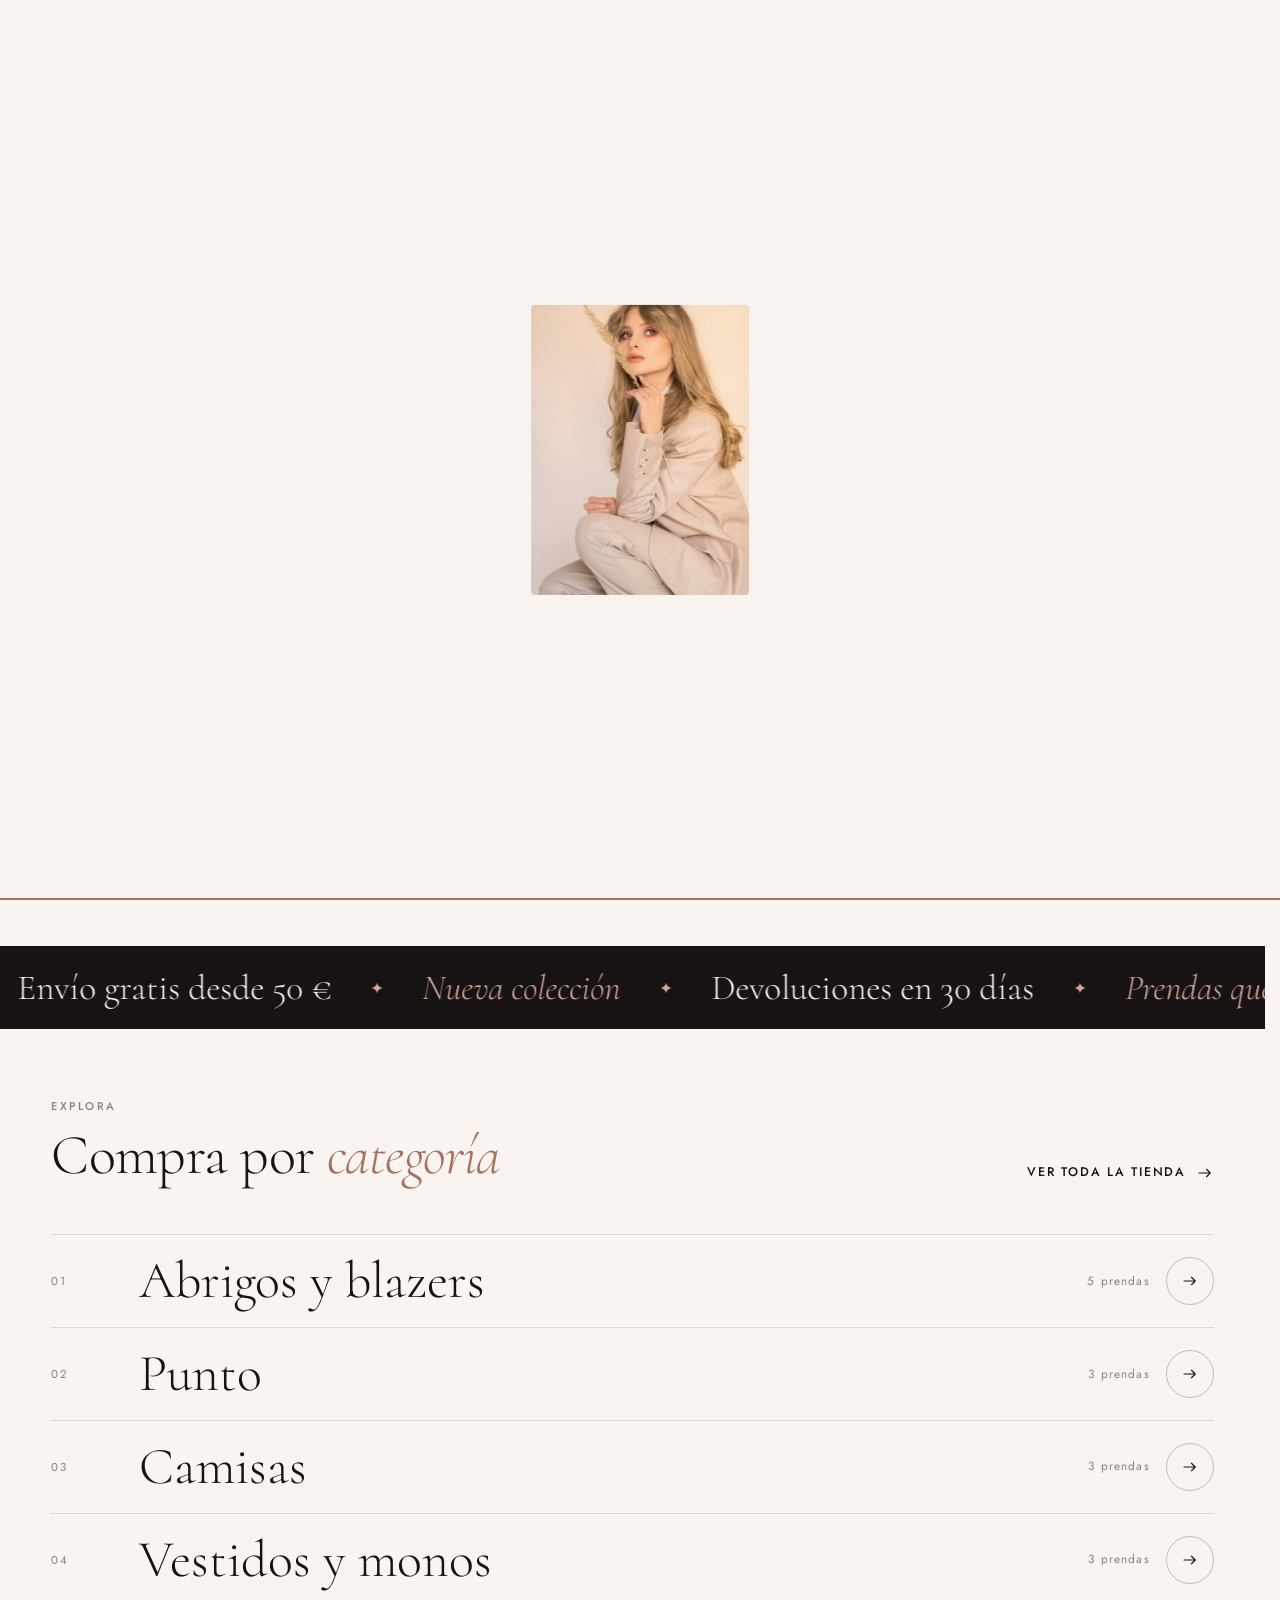
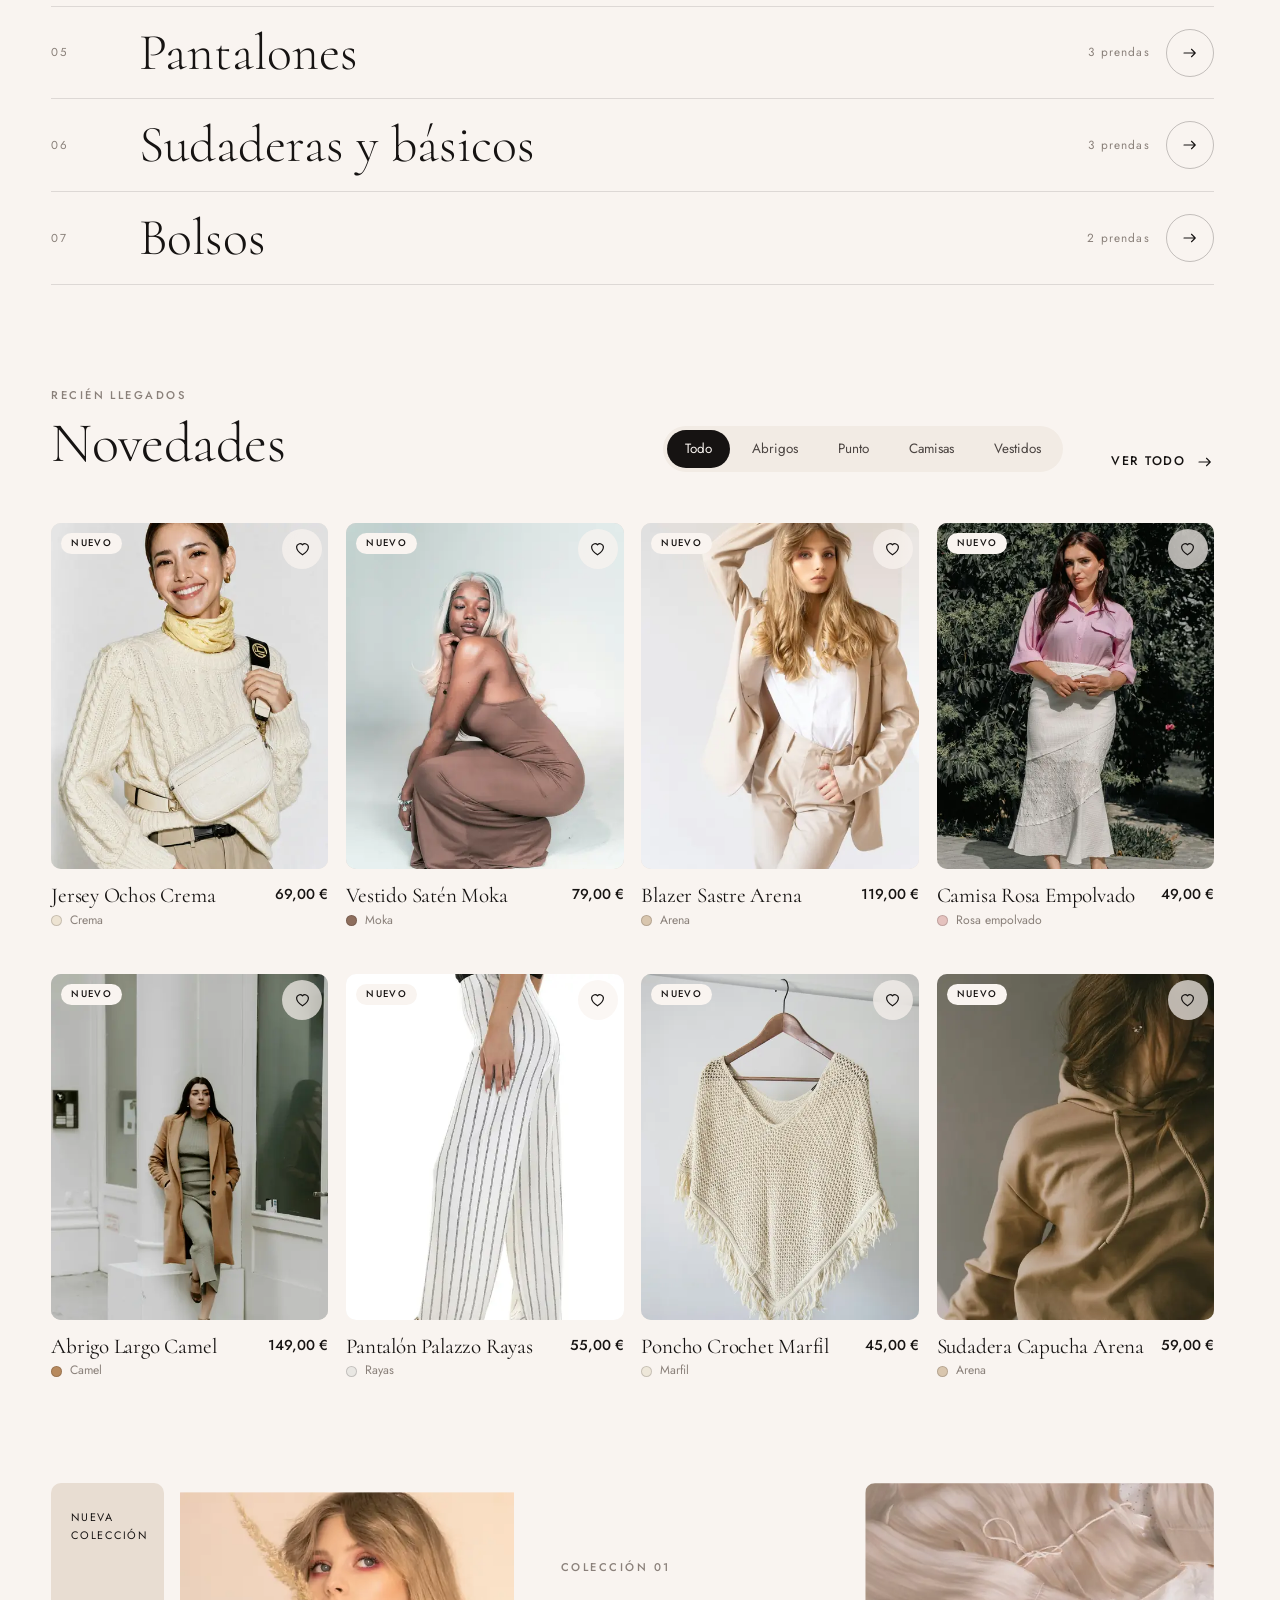
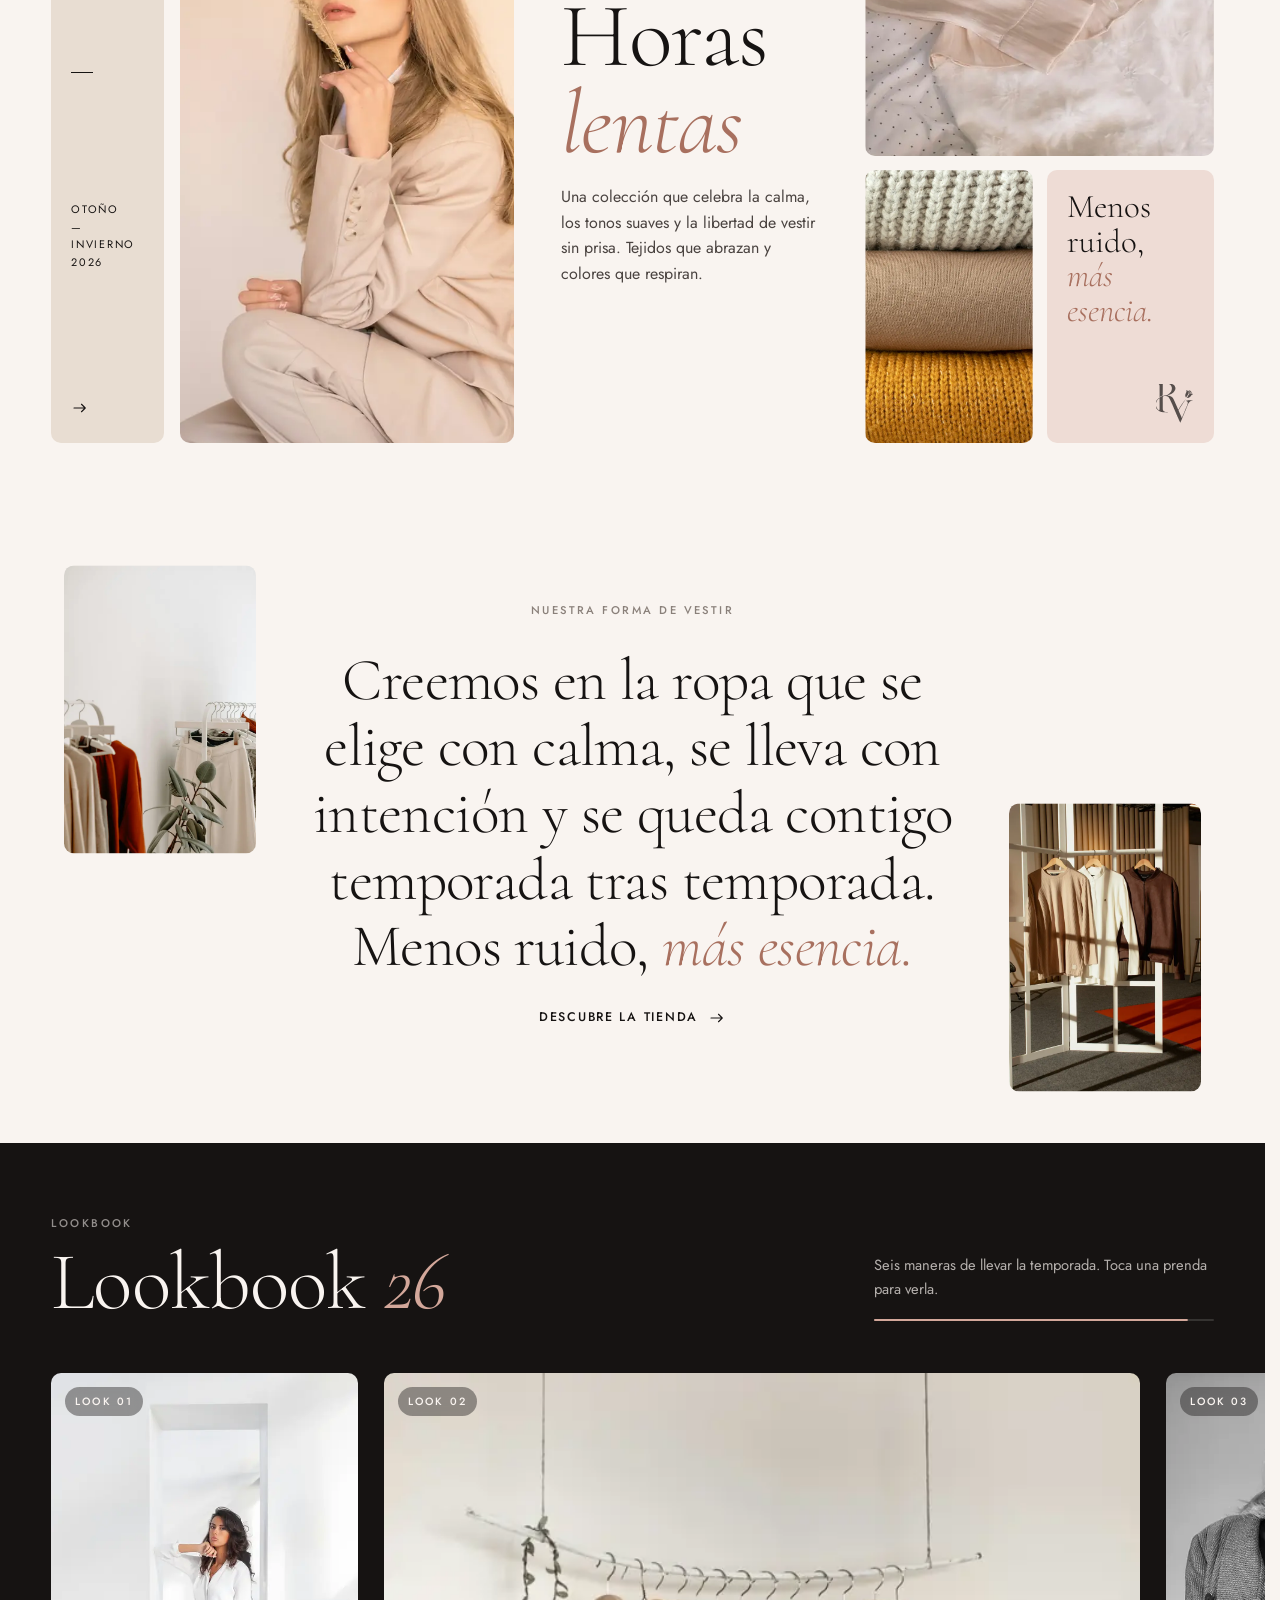
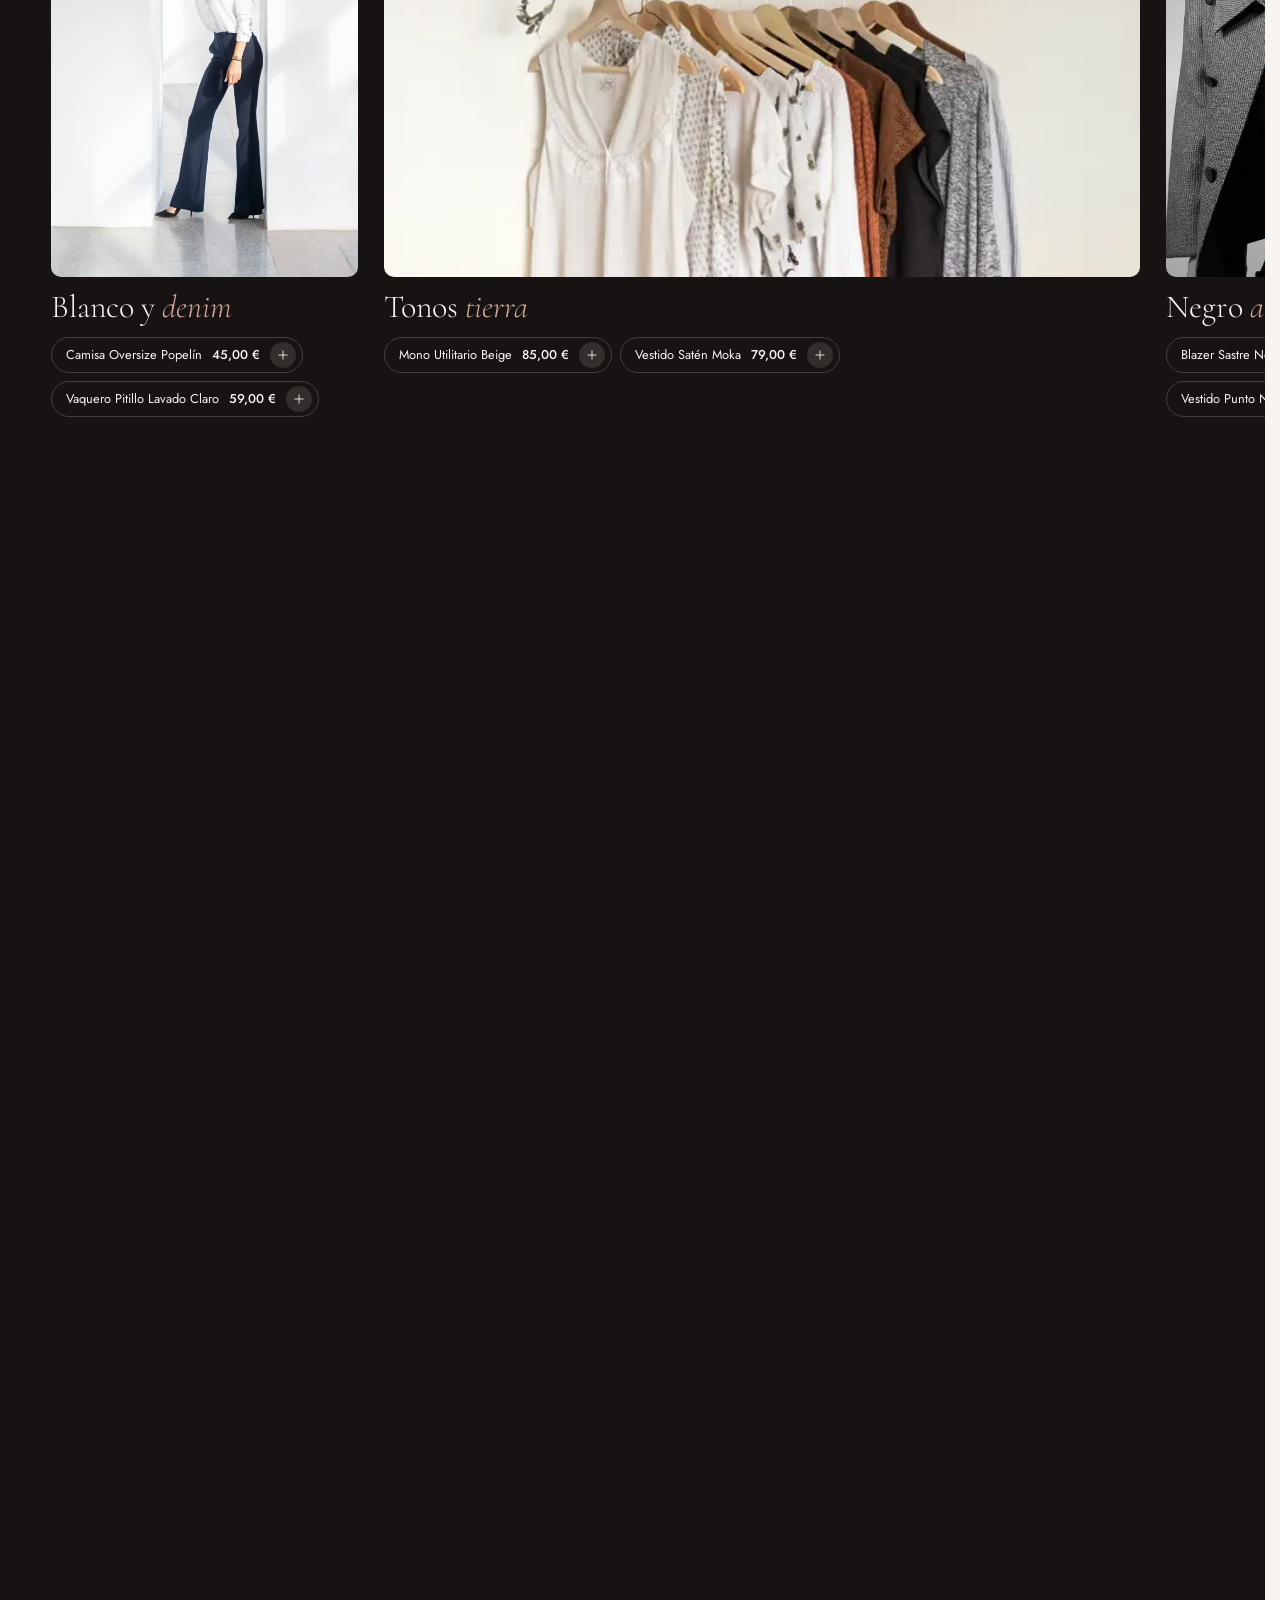
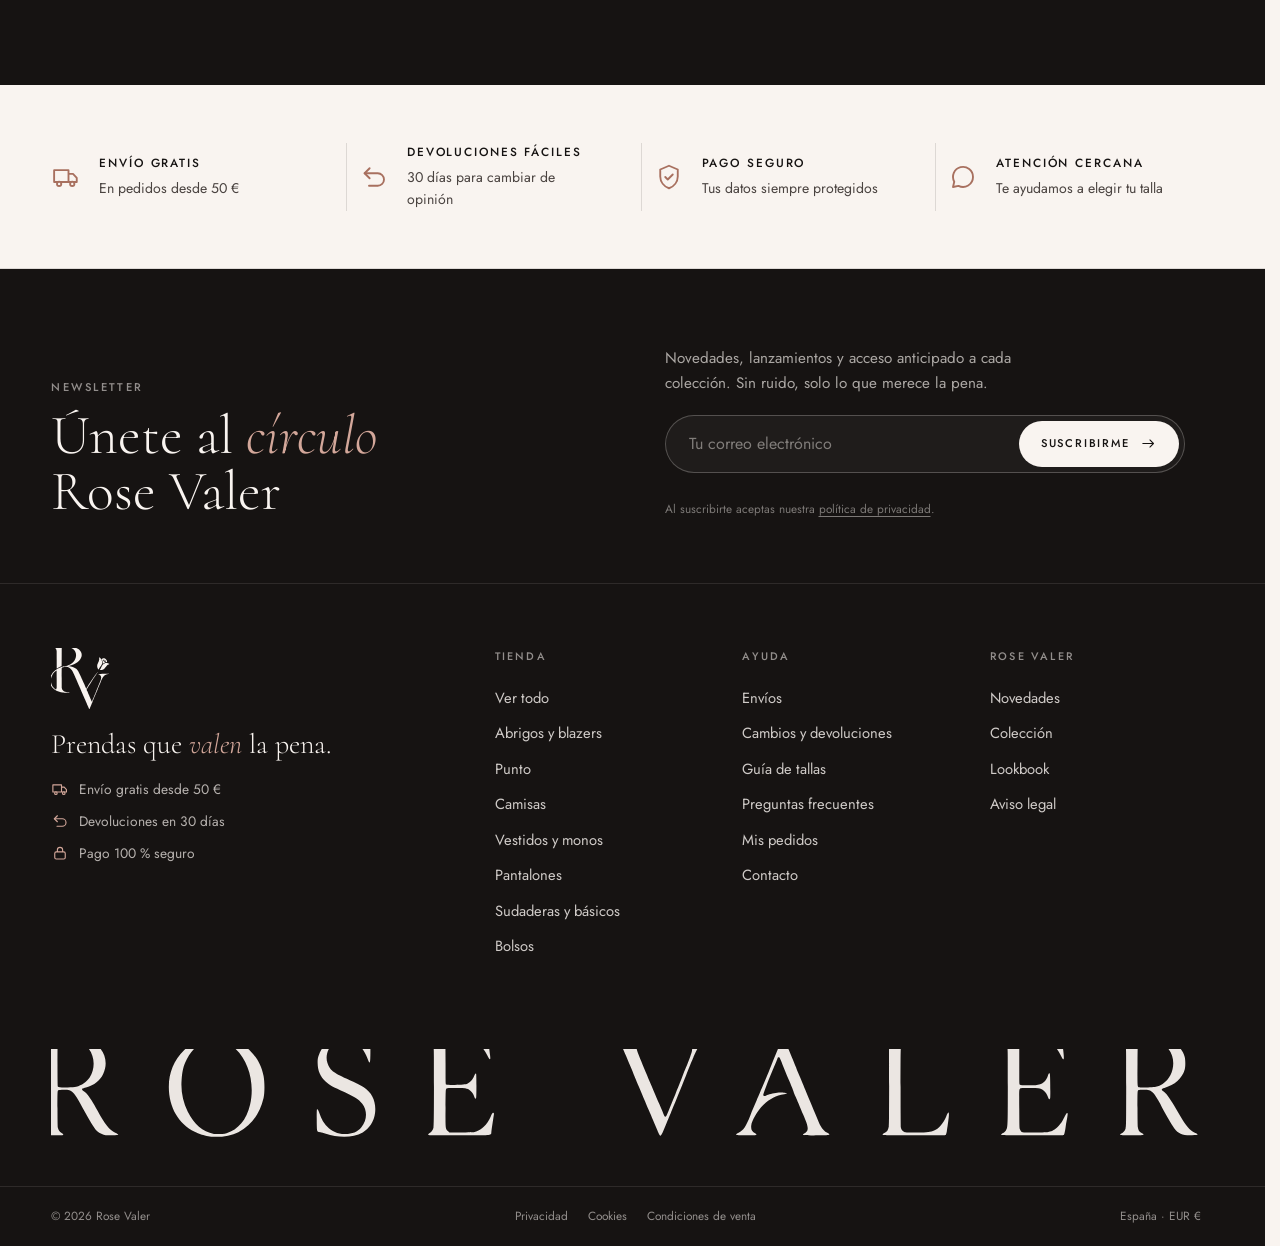
<file: index.html>
<!doctype html>
<html lang="es">
<head>
<meta charset="utf-8">
<meta name="viewport" content="width=device-width, initial-scale=1, viewport-fit=cover">
<title>Rose Valer — Tienda de ropa online</title>
<meta name="description" content="Rose Valer, tienda de ropa online. Esenciales atemporales, abrigos, punto, camisas y vestidos. Envío gratis desde 50 € y devoluciones en 30 días.">
<meta property="og:title" content="Rose Valer — Tienda de ropa online">
<meta property="og:description" content="Prendas que valen la pena. Nueva colección Otoño — Invierno 2026.">
<link rel="preload" as="image" href="assets/img/hero-1-1.webp" imagesrcset="assets/img/hero-1-0.webp 640w, assets/img/hero-1-1.webp 1080w, assets/img/hero-1-2.webp 1600w" imagesizes="(min-width: 1024px) 54vw, 100vw" fetchpriority="high">
<meta name="theme-color" content="#F9F4F0">
<meta name="color-scheme" content="light">
<meta property="og:site_name" content="Rose Valer">
<meta property="og:type" content="website">
<meta property="og:locale" content="es_ES">
<meta property="og:image" content="og-image.jpg">
<meta name="twitter:card" content="summary_large_image">
<link rel="icon" href="favicon.svg" type="image/svg+xml">
<link rel="icon" href="favicon-32.png" sizes="32x32" type="image/png">
<link rel="apple-touch-icon" href="apple-touch-icon.png">
<link rel="manifest" href="site.webmanifest">
<script>
  /* Antes de pintar: activar JS, saltar la intro si ya se vio en esta sesión y respetar "reducir movimiento" */
  (function (h) {
    h.classList.add('js');
    // La intro sale en la primera visita y SIEMPRE al recargar; al navegar por enlaces internos no
    var nav = performance.getEntriesByType && performance.getEntriesByType('navigation')[0];
    var recarga = nav ? nav.type === 'reload' : (performance.navigation && performance.navigation.type === 1);
    try { if (!recarga && sessionStorage.getItem('rv:intro')) h.classList.add('no-intro'); } catch (e) { if (!recarga) h.classList.add('no-intro'); }
    if (matchMedia('(prefers-reduced-motion: reduce)').matches) h.classList.add('rm');
  })(document.documentElement);
</script>
<link rel="preconnect" href="https://fonts.googleapis.com">
<link rel="preconnect" href="https://fonts.gstatic.com" crossorigin>
<link rel="stylesheet" href="https://fonts.googleapis.com/css2?family=Cormorant:ital,wght@0,300..700;1,300..700&amp;family=Jost:wght@300..600&amp;display=swap" media="print" onload="this.media='all'">
<noscript><link rel="stylesheet" href="https://fonts.googleapis.com/css2?family=Cormorant:ital,wght@0,300..700;1,300..700&amp;family=Jost:wght@300..600&amp;display=swap"></noscript>
<link rel="stylesheet" href="assets/css/main.css">
<link rel="modulepreload" href="assets/js/data.js">
<link rel="modulepreload" href="assets/js/store.js">
<link rel="modulepreload" href="assets/js/ui.js">
<link rel="modulepreload" href="assets/js/fx.js">

</head>
<body class="page-home">
<svg class="sprite" aria-hidden="true" focusable="false"><symbol id="rv-mono" viewBox="9.0 9.2 416.6 434.6"><path fill="currentColor" fill-rule="evenodd" d="M283.2 442.4C282.6 442.1 282.1 441.3 281.3 439.1C281.0 438.4 280.0 436.0 278.9 433.6C277.9 431.3 276.3 427.6 275.4 425.4C274.5 423.2 272.7 419.2 271.5 416.5C270.3 413.8 268.5 409.7 267.5 407.4C266.5 405.0 265.0 401.5 264.1 399.5C263.2 397.5 260.7 391.9 258.6 387.0C256.5 382.1 253.8 376.0 252.7 373.4C251.5 370.8 250.0 367.3 249.4 365.8C248.7 364.2 247.5 361.3 246.6 359.4C244.8 355.4 241.2 347.1 241.2 346.8C241.2 346.8 239.5 342.8 237.4 338.0C235.3 333.3 233.0 328.1 232.4 326.5C231.7 324.9 230.4 321.9 229.5 319.8C228.6 317.6 226.9 313.9 225.9 311.4C223.4 305.4 221.8 301.8 218.9 295.2C217.6 292.3 215.8 288.1 214.9 285.9C214.0 283.7 212.5 280.4 211.7 278.5C209.5 273.6 207.4 268.6 204.9 262.8C203.7 259.9 201.4 254.7 199.8 251.1C196.6 243.9 195.1 240.4 193.1 235.8C192.4 234.0 191.0 230.8 189.9 228.5C188.9 226.3 188.0 224.4 188.0 224.4C188.0 224.3 186.2 220.2 184.0 215.3C181.7 210.4 178.9 204.1 177.7 201.4C173.3 191.5 166.8 179.1 163.2 173.6C159.3 167.9 154.7 162.7 149.9 158.8C143.3 153.3 135.0 149.8 126.8 149.0C122.5 148.5 111.9 148.8 108.5 149.5C100.8 150.9 97.6 152.2 94.7 155.0C93.3 156.3 92.7 157.1 92.5 157.8C92.3 158.4 92.3 180.8 92.3 226.3L92.4 293.9L92.9 296.7C95.3 308.9 100.2 315.8 109.9 320.5C117.7 324.3 125.8 325.9 140.0 326.4C144.7 326.6 145.0 326.6 145.4 327.1C145.9 327.8 145.8 328.4 145.2 329.0L144.7 329.6L127.3 329.4C109.4 329.2 107.6 329.2 98.6 328.0C82.7 326.0 67.7 321.7 55.9 315.8C44.6 310.2 34.7 302.5 27.0 293.4C21.1 286.5 15.8 276.3 13.2 267.2C10.8 258.9 10.0 253.4 10.0 245.7C10.0 229.2 14.0 215.5 23.4 200.2C31.0 187.9 44.2 175.0 58.7 165.9C67.0 160.6 74.3 156.7 82.2 153.4C87.8 151.1 92.2 149.6 98.4 148.2C102.9 147.1 104.6 146.8 113.8 145.4C127.1 143.3 135.5 140.7 146.5 135.1C151.5 132.6 154.8 130.6 160.9 126.3C166.1 122.6 173.8 115.1 177.6 110.0C180.0 106.7 183.9 100.3 185.5 96.9C188.6 90.3 191.0 81.7 191.8 74.4C192.2 70.5 191.9 61.5 191.3 57.8C189.9 49.8 186.0 40.6 181.7 35.0C174.5 25.8 164.6 19.3 153.6 16.5C145.9 14.6 147.0 14.7 121.6 14.6L98.8 14.5L97.7 15.0C96.4 15.7 94.1 18.0 93.1 19.6L92.4 20.9L92.2 82.8C92.1 133.8 92.1 144.7 91.8 145.1C91.6 145.3 91.0 145.6 90.5 145.8C88.5 146.4 80.7 149.4 78.0 150.6C73.5 152.5 67.2 155.8 62.6 158.5C60.4 159.9 58.4 161.0 58.3 161.0C58.1 161.0 57.9 160.8 57.8 160.5C57.6 160.2 57.5 141.5 57.5 102.0C57.5 68.7 57.4 42.5 57.3 40.8C56.9 35.4 55.8 31.1 53.9 27.2C51.9 23.2 49.9 20.7 46.7 18.5C42.1 15.2 37.1 13.9 27.9 13.5C25.5 13.4 23.4 13.2 23.3 13.1C22.7 12.5 22.7 11.3 23.2 10.8L23.8 10.2L90.3 10.3C156.2 10.4 156.9 10.4 161.4 10.9C180.4 13.2 193.3 17.1 205.4 24.4C211.2 27.9 218.1 33.9 221.7 38.7C224.8 42.8 227.6 48.4 229.2 53.2C231.7 61.2 231.8 71.4 229.4 79.4C226.0 90.3 220.6 98.8 211.1 108.0C199.2 119.5 183.3 129.1 163.5 136.9C158.0 139.0 147.4 142.4 142.5 143.6C141.1 144.0 139.8 144.4 139.7 144.5C139.3 144.9 140.6 145.2 142.4 145.2C148.6 145.3 162.8 147.6 169.5 149.8C179.1 152.9 188.8 158.5 195.3 164.7C198.7 167.9 203.3 173.8 206.1 178.5C209.7 184.3 219.6 204.3 225.0 216.2C226.3 219.3 228.4 224.0 229.6 226.5C230.8 229.0 232.5 232.8 233.4 234.8C234.2 236.7 237.4 243.8 240.4 250.5C243.4 257.2 246.3 263.9 247.0 265.5C248.2 268.4 250.4 273.5 253.7 280.9C256.0 286.0 257.0 288.2 259.8 294.8C261.0 297.7 262.2 300.4 262.4 300.7C263.1 301.8 263.7 301.4 264.8 299.2C267.3 294.1 274.9 280.8 278.0 276.0C278.9 274.6 280.8 271.5 282.2 269.1C286.9 261.3 302.6 237.8 310.7 226.4C312.1 224.3 314.1 221.5 315.1 220.1C316.1 218.8 318.0 216.2 319.5 214.4C322.5 210.6 330.3 200.4 337.7 190.6C342.5 184.2 343.8 182.7 343.8 183.5C343.8 184.0 342.3 186.6 339.9 190.3C338.8 192.0 336.1 196.2 334.0 199.6C330.2 205.7 313.6 230.7 305.6 242.4C303.4 245.7 300.0 250.8 298.1 253.8C296.3 256.7 293.3 261.4 291.5 264.1C287.1 270.8 284.9 274.3 277.8 286.2C269.3 300.3 266.0 306.5 266.0 308.1C266.0 309.2 266.6 310.8 270.6 319.6C272.3 323.5 274.2 327.9 274.9 329.5C275.5 331.1 276.6 333.7 277.4 335.4C278.1 337.0 279.6 340.6 280.8 343.2C281.9 345.9 283.3 349.1 283.8 350.4C286.1 355.5 299.4 386.7 300.5 389.4C300.7 390.0 301.0 390.2 301.4 390.2C301.9 390.2 302.1 389.9 302.8 388.3C303.2 387.2 304.2 384.8 305.0 382.9C305.8 380.9 307.6 376.6 309.0 373.1C314.7 359.0 316.9 353.8 318.1 350.9C318.7 349.5 320.6 345.1 322.2 341.1C323.9 337.1 325.9 332.4 326.6 330.5C327.4 328.6 328.3 326.3 328.8 325.4C329.2 324.4 330.5 321.1 331.7 318.0C333.0 314.9 334.7 310.7 335.5 308.8C337.1 304.9 340.1 297.7 346.2 282.5C348.3 277.5 350.4 272.2 351.1 270.8C351.7 269.4 353.5 265.2 355.0 261.5C356.5 257.7 358.6 252.6 359.6 250.1C364.2 238.8 366.3 230.4 366.3 223.2C366.3 219.3 365.8 217.0 364.3 214.0C363.4 212.0 362.8 211.3 361.1 209.6C357.8 206.3 354.3 204.9 347.8 204.6C345.7 204.5 344.9 204.3 344.8 204.1C344.6 203.5 345.0 203.3 348.6 202.3C358.0 199.6 365.4 198.3 375.1 197.3C378.5 197.0 383.3 196.9 399.8 196.8C422.1 196.7 421.0 196.6 421.0 198.1C421.0 199.1 420.1 199.4 416.1 199.8C402.9 201.3 393.2 205.9 384.6 214.8C381.6 217.9 380.2 219.7 377.7 223.5C373.4 230.2 369.6 238.2 361.9 257.2C359.9 262.1 357.7 267.5 357.0 269.1C356.3 270.7 355.3 273.1 354.9 274.3C354.4 275.5 352.8 279.4 351.3 283.0C346.0 295.8 343.7 301.4 341.7 306.1C340.6 308.7 339.0 312.6 338.2 314.6C337.4 316.7 335.7 320.7 334.5 323.6C333.3 326.5 331.5 331.0 330.4 333.5C329.4 336.0 327.9 339.5 327.3 341.1C325.8 344.5 322.9 351.5 320.4 357.8C319.5 360.0 317.9 363.7 316.9 366.0C316.0 368.3 314.0 373.2 312.5 376.9C311.0 380.6 309.1 385.2 308.3 387.1C307.5 389.1 306.1 392.4 305.2 394.6C304.3 396.8 302.5 401.2 301.2 404.5C299.8 407.7 298.8 410.3 298.8 410.4C298.8 410.5 294.8 420.2 293.8 422.4C293.3 423.5 292.5 425.6 291.9 427.0C291.3 428.4 289.7 432.3 288.4 435.6C287.0 438.9 285.9 441.8 285.8 441.9C285.7 442.2 284.6 442.8 284.2 442.7C284.0 442.7 283.6 442.6 283.2 442.4ZM53.7 305.0C55.0 303.1 56.1 300.1 56.8 296.5L57.4 293.6L57.4 234.2C57.4 171.6 57.4 173.7 56.3 173.8C55.5 173.8 48.0 180.0 43.8 184.1C34.7 193.0 27.4 203.6 23.2 213.9C20.3 221.1 18.8 226.5 17.6 234.2C16.9 238.9 17.0 250.5 17.7 255.0C19.2 263.6 21.5 270.7 25.2 278.1C27.0 281.7 28.1 283.4 31.0 287.5C36.7 295.1 42.7 301.0 49.2 305.4C51.9 307.2 52.3 307.1 53.7 305.0ZM358.2 171.5C356.9 171.3 357.0 170.6 358.7 168.0C359.6 166.8 361.1 164.2 362.2 162.3C363.2 160.4 364.9 157.4 365.9 155.7C367.0 153.9 368.8 150.3 370.0 147.7C374.6 137.9 375.4 136.6 379.1 133.1C382.8 129.5 388.3 126.2 392.8 124.8C397.5 123.3 398.5 123.1 403.8 123.1C408.5 123.1 408.7 123.2 411.8 123.9C415.2 124.8 418.8 126.4 421.8 128.2C424.5 129.8 424.6 130.5 422.3 130.9C419.9 131.2 415.4 133.3 412.3 135.5C410.0 137.1 406.1 141.0 404.0 143.8C395.6 154.9 390.4 160.8 386.5 163.4C380.6 167.4 373.6 170.3 367.5 171.1C364.6 171.6 359.5 171.8 358.2 171.5ZM347.2 167.4C344.9 165.0 341.8 159.4 340.6 155.8C339.1 151.2 338.4 145.3 338.8 141.0C339.4 134.8 340.8 130.1 344.9 121.0C349.6 110.7 351.0 106.9 352.1 101.2C352.8 98.1 352.8 97.6 352.7 93.5C352.6 90.5 352.4 88.4 352.0 86.8C351.2 83.0 351.5 82.8 355.0 84.9C358.5 87.0 359.3 87.6 361.6 89.8C367.1 95.3 370.4 101.6 372.3 110.0C373.1 113.9 373.1 122.4 372.3 126.2C370.1 136.2 370.3 135.8 365.0 142.1C359.1 149.2 353.1 158.4 350.3 165.0C349.6 166.4 349.0 167.8 348.9 167.9C348.6 168.5 348.0 168.3 347.2 167.4ZM377.2 123.7C377.5 113.6 376.1 107.9 371.3 100.3C369.0 96.6 368.9 96.5 370.2 95.3C373.0 92.7 379.7 90.1 384.0 89.8C386.0 89.7 386.7 89.8 388.8 90.4C395.6 92.2 400.8 96.4 404.4 103.0C406.1 106.1 406.7 107.9 407.2 111.5C407.5 114.2 407.5 114.8 407.2 115.8L406.9 116.9L405.1 116.8C402.9 116.8 401.4 116.2 398.6 114.0C395.9 112.0 395.9 111.9 396.8 110.4C397.6 109.0 397.7 108.4 397.1 107.1C395.9 104.2 390.7 100.6 386.6 99.7C384.3 99.3 380.9 99.5 380.3 100.1C379.2 101.1 379.7 103.1 382.0 106.9C384.3 110.6 386.4 112.5 391.3 115.0C392.7 115.7 394.9 116.6 396.3 117.0C399.6 117.9 399.6 118.5 396.0 119.3C391.8 120.2 385.9 122.8 381.2 126.0C379.4 127.2 377.7 128.2 377.4 128.2C377.0 128.2 377.0 128.0 377.2 123.7ZM391.2 110.3C389.0 109.4 385.8 106.4 385.8 105.2C385.8 104.6 386.4 104.0 387.0 104.0C388.0 104.0 390.2 105.3 391.4 106.5C392.8 107.9 393.6 109.7 393.0 110.4C392.6 110.8 392.7 110.8 391.2 110.3Z"/></symbol><symbol id="rv-word" viewBox="8.8 9.1 791.5 70.7"><path fill="currentColor" fill-rule="evenodd" d="M123.6 77.4C120.0 76.6 118.7 76.2 115.4 74.6C104.4 69.3 97.8 57.9 97.8 44.3C97.7 34.6 101.2 26.0 108.0 19.2C113.2 13.9 121.8 10.5 130.1 10.5C139.7 10.5 147.2 13.4 153.1 19.4C158.1 24.4 160.7 29.3 162.3 36.6C163.1 40.5 163.1 48.2 162.3 51.6C159.7 62.5 153.9 70.4 145.1 74.8C139.4 77.7 130.3 78.8 123.6 77.4ZM210.8 77.4C208.9 77.0 206.1 76.4 204.7 75.9C203.3 75.4 201.7 75.0 201.1 74.9C199.2 74.6 199.1 74.5 198.8 73.7C198.6 73.2 198.5 70.4 198.5 66.1C198.5 59.7 198.5 59.2 198.9 59.3C199.2 59.4 199.7 60.3 200.4 62.1C202.0 66.4 203.1 68.3 205.4 70.8C209.0 74.5 212.5 76.0 217.5 76.1C222.6 76.2 226.1 74.8 228.9 71.5C232.8 66.9 233.1 60.2 229.5 55.5C227.2 52.3 223.6 50.2 214.5 46.2C208.9 43.7 206.9 42.6 204.7 40.5C200.8 36.9 199.2 33.1 199.1 27.6C199.1 25.2 199.2 24.3 199.7 22.9C202.6 14.2 209.2 10.1 219.9 10.6C223.5 10.7 225.7 11.2 229.4 12.4C230.8 12.8 232.4 13.2 233.1 13.3C233.9 13.4 234.5 13.6 234.7 13.9C235.2 14.6 235.1 26.8 234.7 27.2C234.2 27.6 234.0 27.3 232.9 24.4C231.0 19.4 227.9 15.3 224.7 13.7C223.0 12.8 219.8 12.0 218.0 12.0C216.2 12.0 213.0 12.8 211.3 13.7C206.5 16.1 204.0 22.4 205.8 27.7C207.5 32.5 209.4 34.1 219.0 38.5C225.9 41.7 228.4 42.9 230.5 44.3C236.3 48.1 239.1 54.3 238.2 61.8C237.6 67.3 234.2 72.6 229.8 75.0C224.4 77.8 218.3 78.6 210.8 77.4ZM431.9 76.7C431.5 76.1 430.8 74.5 428.2 68.4C427.4 66.3 426.1 63.3 425.4 61.7C424.6 60.1 423.1 56.6 422.0 53.8C419.1 46.8 416.3 40.2 415.3 37.9C414.8 36.8 413.8 34.2 413.0 32.2C411.2 27.7 407.1 18.3 406.4 16.8C405.5 15.0 404.1 13.6 402.7 12.9C401.1 12.2 400.8 11.9 401.4 11.5C402.0 11.3 418.5 11.2 418.9 11.5C419.5 11.8 419.0 12.5 418.1 12.8C417.6 12.9 417.0 13.4 416.6 13.8C416.0 14.6 416.0 14.7 416.1 16.5C416.2 17.8 416.5 19.1 417.1 20.8C418.9 25.5 426.9 44.5 431.9 56.0C432.9 58.4 434.1 61.2 434.5 62.3C435.7 65.4 436.1 65.2 438.0 60.4C439.4 56.9 440.6 53.9 442.6 49.1C445.6 41.7 446.6 39.1 448.0 35.4C448.8 33.3 449.9 30.6 450.4 29.6C450.8 28.5 451.9 25.8 452.7 23.6C454.0 20.0 454.1 19.4 454.1 17.5C454.1 14.8 453.5 13.6 451.6 12.9C448.5 11.7 449.4 11.5 457.3 11.4C463.1 11.3 464.2 11.3 464.5 11.6C464.9 12.1 464.7 12.4 463.0 13.0C460.3 14.0 458.8 15.7 456.7 19.9C455.8 21.9 455.0 23.5 455.0 23.6C455.0 23.7 454.5 25.0 453.8 26.5C453.2 27.9 452.2 30.5 451.5 32.2C449.8 36.7 440.7 59.3 439.7 61.4C439.3 62.3 438.1 65.2 437.1 67.6C433.2 77.4 432.8 78.0 431.9 76.7ZM10.8 76.7C10.0 76.4 9.9 76.6 12.1 75.0C12.7 74.6 13.4 73.9 13.6 73.4C14.5 71.6 14.5 68.8 14.4 42.8C14.4 19.5 14.3 17.3 13.9 16.1C13.4 14.4 12.3 13.2 11.0 12.6C9.8 12.2 9.8 11.7 10.9 11.5C12.2 11.2 33.5 11.2 36.6 11.5C43.3 12.1 47.5 13.9 50.8 17.5C55.1 22.3 56.0 29.2 53.1 35.2C50.9 39.8 47.2 42.7 41.4 44.4C40.2 44.7 39.1 45.1 39.0 45.1C38.4 45.5 38.8 46.3 39.9 46.9C40.5 47.2 41.3 47.9 41.8 48.5C43.4 50.2 46.7 55.4 49.2 60.1C54.4 69.7 57.3 73.3 61.3 75.2C62.6 75.8 63.5 76.4 63.4 76.6C63.4 76.8 62.1 76.9 59.2 76.9C55.6 77.0 54.9 77.0 53.4 76.5C51.4 75.8 49.2 74.5 48.0 73.1C46.5 71.5 42.3 64.3 37.3 55.0C34.1 49.1 32.3 46.9 30.1 46.3C28.5 45.8 22.9 45.9 22.4 46.4C22.0 46.7 22.0 48.2 22.0 58.6C22.0 65.2 22.1 71.0 22.2 71.7C22.6 73.4 23.4 74.6 24.8 75.4C25.6 75.8 26.0 76.2 25.9 76.5C25.9 76.8 25.1 76.9 18.6 76.9C14.1 77.0 11.1 76.9 10.8 76.7ZM274.6 76.7C274.2 76.3 274.2 76.3 275.4 75.4C276.9 74.3 277.6 73.3 278.0 71.6C278.2 70.7 278.3 63.0 278.3 43.9C278.3 17.7 278.3 17.4 277.7 15.8C277.2 14.2 276.4 13.3 274.7 12.4C272.9 11.4 273.5 11.4 294.5 11.3C314.2 11.2 314.4 11.2 314.9 11.7C315.2 12.1 315.4 13.1 315.8 16.3C316.0 18.5 316.3 21.3 316.5 22.4C317.0 26.2 316.4 26.2 314.4 22.1C312.0 17.3 308.8 14.4 304.6 13.4C303.5 13.1 301.5 13.0 295.2 13.0C287.8 13.0 287.3 13.0 286.7 13.5L286.1 14.0L286.2 28.0C286.2 41.4 286.2 42.1 286.7 42.4C287.4 43.0 299.0 42.7 300.6 42.1C302.5 41.4 304.7 39.1 305.6 36.8C306.3 34.9 306.7 34.5 307.0 35.0C307.3 35.5 307.3 50.8 307.0 51.6C306.6 52.6 306.2 52.1 305.5 50.1C305.0 48.8 304.6 48.1 303.6 47.1C301.6 45.1 301.0 44.9 293.6 44.8C287.8 44.7 287.3 44.7 286.8 45.2C286.3 45.6 286.3 45.7 286.2 58.4C286.1 72.7 286.1 72.6 287.8 74.1L288.8 75.0L297.1 75.0C305.2 75.0 305.4 75.0 307.1 74.4C309.3 73.6 310.6 72.8 312.2 71.2C314.1 69.4 315.8 66.9 316.9 64.3C318.0 61.7 318.3 61.3 318.9 61.8C319.2 62.0 319.2 62.3 319.1 62.9C318.9 63.9 317.6 72.8 317.4 74.6C317.1 77.2 319.3 77.0 295.7 77.0C278.6 77.0 275.0 76.9 274.6 76.7ZM484.4 76.8C483.7 76.6 484.1 76.2 485.7 75.3C489.1 73.3 490.6 71.1 493.7 63.4C494.9 60.3 496.9 55.7 498.1 53.0C499.2 50.3 500.3 47.8 500.4 47.5C500.5 47.1 501.1 45.8 501.7 44.4C503.1 41.3 505.4 35.7 508.0 29.2C512.5 18.2 514.7 12.7 515.2 11.9C516.0 10.6 516.4 10.7 517.3 12.7C518.1 14.5 523.6 27.7 524.8 30.6C525.1 31.6 526.1 34.0 526.9 35.9C527.8 37.8 529.6 42.3 531.1 45.9C538.4 63.5 540.8 69.2 541.6 70.6C542.7 72.7 544.3 74.4 546.1 75.3C547.1 75.8 547.5 76.1 547.5 76.4C547.4 76.8 546.7 76.9 540.0 77.0C530.3 77.1 528.4 76.8 530.1 75.9C533.8 73.9 533.7 72.0 529.5 62.5C528.9 61.2 527.6 58.1 526.6 55.5C525.6 53.0 524.5 50.4 524.1 49.8C523.8 49.1 523.3 48.0 523.1 47.1C522.8 46.3 521.6 43.3 520.4 40.4C517.8 34.2 515.8 29.3 514.6 26.2C514.1 25.0 513.5 24.0 513.3 23.9C512.9 23.7 512.2 24.1 512.2 24.6C512.2 24.7 510.7 28.4 508.8 32.8C505.3 41.2 502.5 48.6 502.5 49.6C502.5 50.4 503.4 50.5 504.6 49.8C505.7 49.2 509.4 48.3 512.0 48.0C514.3 47.7 518.5 48.0 518.5 48.5C518.5 48.6 517.7 48.8 516.7 49.0C511.2 49.8 507.0 52.0 502.5 56.4C498.5 60.3 494.6 67.1 494.3 70.5C494.1 73.2 494.8 74.5 497.2 75.8C497.9 76.2 498.0 76.3 497.7 76.6C497.5 76.9 496.4 77.0 491.2 77.0C487.7 77.0 484.7 76.9 484.4 76.8ZM584.0 76.8C583.5 76.5 583.8 76.1 585.3 75.3C586.9 74.5 587.6 73.2 588.0 70.8C588.2 69.6 588.2 60.6 588.2 43.4C588.2 21.2 588.2 17.7 587.9 16.4C587.3 14.2 586.7 13.4 585.2 12.8C583.9 12.2 583.7 11.8 584.8 11.5C585.6 11.3 599.1 11.2 599.8 11.4C600.6 11.7 600.3 12.2 598.9 12.9C597.4 13.6 597.0 14.1 596.4 16.0C596.0 17.2 596.0 20.3 596.0 43.9C596.0 58.4 596.1 70.9 596.2 71.6C596.5 73.0 597.1 73.9 598.3 74.6C599.1 75.1 599.6 75.1 606.9 75.1C615.2 75.1 615.8 75.0 619.2 73.6C621.9 72.4 625.3 68.4 627.0 64.3C628.9 59.6 629.4 60.8 628.4 67.8C628.2 69.2 627.9 71.7 627.6 73.2C627.4 75.1 627.1 76.3 626.8 76.5C626.4 77.0 625.4 77.0 605.4 77.0C593.8 77.0 584.2 76.9 584.0 76.8ZM664.8 76.8C664.2 76.6 664.5 76.1 665.7 75.4C666.4 75.1 667.3 74.3 667.6 73.8C669.0 71.7 669.0 71.5 669.0 43.7C669.0 19.0 669.0 18.1 668.5 16.4C667.9 14.2 667.5 13.6 666.0 12.9C664.6 12.2 664.4 11.6 665.5 11.4C665.9 11.3 674.9 11.3 685.5 11.3C703.4 11.3 704.7 11.3 705.2 11.7C705.8 12.2 706.1 13.6 706.9 20.5C707.5 26.2 707.1 26.6 705.1 22.6C702.4 17.1 699.6 14.5 695.3 13.4C694.1 13.1 692.3 13.0 685.9 13.0L678.0 13.0L677.4 13.6L676.8 14.2L676.8 28.1C676.8 39.5 676.8 42.0 677.1 42.4C677.4 42.8 677.8 42.9 681.5 42.9C683.7 43.0 686.6 42.9 687.9 42.8C692.6 42.3 695.1 40.3 696.4 36.0C696.8 34.8 697.3 34.4 697.6 35.0C697.9 35.5 698.1 51.1 697.8 51.8C697.4 52.8 697.0 52.6 696.4 51.0C695.6 48.9 695.1 48.2 693.9 47.0C691.7 45.0 691.2 44.9 684.1 44.8C678.0 44.7 677.8 44.7 677.3 45.2C676.7 45.8 676.7 45.8 676.8 58.9C676.9 72.0 676.9 72.1 677.4 73.1C678.5 75.2 678.3 75.1 687.6 75.1C695.7 75.0 696.0 75.0 697.7 74.4C700.4 73.5 701.4 72.8 703.7 70.4C705.4 68.5 706.0 67.7 707.3 65.0C708.3 63.1 709.1 61.8 709.3 61.8C709.9 61.7 709.9 62.5 709.3 65.8C709.0 67.2 708.7 68.9 708.6 69.6C708.1 73.6 707.6 76.1 707.2 76.5C706.8 77.0 705.8 77.0 685.9 77.0C674.5 77.0 665.0 76.9 664.8 76.8ZM745.8 76.8C745.2 76.6 745.5 76.0 746.3 75.7C747.6 75.1 748.7 73.9 749.2 72.3C749.6 71.0 749.6 68.9 749.6 44.1C749.6 18.8 749.6 17.3 749.1 16.0C748.5 14.1 747.9 13.4 746.6 12.7C743.9 11.4 745.1 11.3 758.3 11.3C771.2 11.2 774.5 11.5 778.4 12.7C784.1 14.5 787.8 18.1 789.4 23.4C790.0 25.5 790.0 30.3 789.4 32.4C787.6 38.3 782.7 42.8 775.6 44.7C773.4 45.3 773.3 45.8 775.1 47.2C775.8 47.7 777.0 48.9 777.7 49.8C779.0 51.3 783.1 57.9 786.4 63.8C790.0 70.1 793.0 73.7 796.3 75.2C799.3 76.6 799.0 76.9 794.4 76.9C788.1 77.1 785.2 76.0 782.4 72.3C780.6 69.9 774.7 59.8 773.4 56.9C772.3 54.3 768.8 48.8 767.7 47.9C765.8 46.2 765.0 46.0 761.4 46.0C758.5 46.0 758.0 46.1 757.7 46.5C757.3 46.9 757.3 48.0 757.3 58.3C757.3 64.5 757.4 70.4 757.5 71.3C757.8 73.4 758.4 74.5 760.1 75.4C762.7 76.8 762.0 77.0 753.3 77.0C749.4 77.0 746.0 76.9 745.8 76.8ZM137.1 75.5C144.9 73.3 150.8 66.3 153.1 56.2C156.8 40.3 151.2 23.0 139.8 15.4C134.5 11.9 127.9 11.3 121.4 13.8C116.4 15.6 111.6 20.9 108.9 27.6C107.5 30.9 106.9 33.9 106.5 39.1C105.9 47.0 107.3 54.1 110.7 60.9C115.2 69.7 120.6 74.3 128.5 76.0C130.2 76.3 135.1 76.1 137.1 75.5ZM34.8 43.9C38.4 43.0 41.9 40.6 43.9 37.6C49.0 29.9 46.6 18.3 39.1 14.5C36.3 13.1 35.5 13.0 29.0 13.0C23.3 13.0 23.0 13.0 22.5 13.5C22.0 14.0 22.0 14.3 22.0 28.7C22.0 37.1 22.1 43.5 22.2 43.7C22.6 44.3 24.5 44.5 29.0 44.4C31.7 44.3 33.7 44.2 34.8 43.9ZM769.8 43.9C771.9 43.4 772.6 43.1 774.4 42.0C782.3 37.0 784.1 24.7 778.0 17.7C776.4 15.8 774.0 14.3 771.8 13.6C770.0 13.0 769.5 13.0 764.1 13.0C758.5 13.0 758.3 13.0 757.9 13.5C757.4 14.0 757.4 14.7 757.3 28.7C757.2 44.1 757.2 43.8 758.4 44.3C759.2 44.6 767.9 44.3 769.8 43.9Z"/></symbol><symbol id="rv-tag" viewBox="7.3 8.2 691.0 24.8"><path fill="currentColor" fill-rule="evenodd" d="M503.6 31.1C498.2 29.7 494.7 24.3 495.5 19.0C496.4 13.3 502.0 9.2 507.5 10.2C516.0 11.7 519.5 22.2 513.4 28.1C510.4 31.0 507.0 32.0 503.6 31.1ZM181.5 30.8C181.0 30.3 181.0 29.9 181.0 20.9C181.0 13.9 181.1 11.5 181.3 11.0L181.6 10.4L187.0 10.3C192.7 10.2 193.5 10.3 193.5 10.8C193.5 11.6 192.8 11.7 188.1 11.8C184.3 11.8 183.2 11.9 183.0 12.1C182.6 12.6 182.7 19.0 183.0 19.4C183.2 19.5 185.3 19.7 187.7 19.8L192.1 19.9L192.1 20.5L192.1 21.1L187.7 21.2C185.3 21.3 183.2 21.5 183.0 21.6C182.7 21.9 182.6 28.8 182.8 29.2C183.0 29.4 184.4 29.5 188.1 29.5C192.1 29.5 193.3 29.6 193.6 29.9C194.0 30.1 194.1 30.3 193.8 30.7C193.6 31.1 193.1 31.1 187.8 31.2C182.3 31.3 182.0 31.2 181.5 30.8ZM258.9 30.8C258.6 30.4 258.5 29.2 258.5 20.6C258.5 11.5 258.5 10.9 258.9 10.6C259.3 10.3 260.2 10.2 262.9 10.3C266.2 10.4 266.4 10.4 268.2 11.2C273.3 13.6 275.4 19.3 273.2 25.2C272.5 27.0 270.3 29.3 268.4 30.1C266.0 31.3 259.7 31.7 258.9 30.8ZM362.8 31.0C362.2 30.9 361.6 30.7 361.5 30.5C361.4 30.3 361.3 25.9 361.3 20.7C361.3 11.7 361.3 11.2 361.8 10.7C362.5 10.0 367.5 10.0 369.7 10.7C372.8 11.7 374.8 13.5 376.3 16.6C377.0 18.1 377.1 18.6 377.1 20.6C377.1 22.6 377.0 23.1 376.4 24.8C375.5 27.0 373.6 29.1 371.5 30.1C369.4 31.1 365.7 31.5 362.8 31.0ZM402.0 31.1C401.1 31.0 400.5 30.8 400.3 30.6C400.1 30.3 400.0 27.9 400.0 20.6C400.0 12.2 400.0 11.0 400.4 10.6C401.0 10.1 411.8 10.1 412.2 10.6C412.5 10.9 412.5 11.1 412.2 11.4C412.0 11.7 411.1 11.8 407.1 11.8C401.1 11.8 401.5 11.5 401.5 15.8C401.5 18.0 401.6 19.0 401.8 19.2C402.1 19.4 406.3 19.7 410.3 19.7C411.0 19.8 411.4 20.4 411.0 20.9C410.8 21.2 409.8 21.2 406.7 21.2C401.2 21.2 401.5 21.0 401.5 25.5C401.5 28.3 401.6 29.0 401.9 29.3C402.2 29.5 403.4 29.6 407.2 29.5C411.5 29.5 412.3 29.5 412.6 29.9C412.9 30.2 412.9 30.8 412.7 31.0C412.5 31.1 403.1 31.1 402.0 31.1ZM125.3 30.7C125.1 30.5 125.0 28.1 125.0 21.4C125.0 14.7 124.9 12.3 124.7 12.0C124.5 11.9 123.5 11.7 121.9 11.7C119.9 11.7 119.2 11.7 119.0 11.4C118.8 11.1 118.8 10.9 119.0 10.6C119.3 10.3 120.3 10.3 126.1 10.3L132.9 10.4L132.9 11.0C132.9 11.6 132.9 11.6 130.1 11.7C128.6 11.7 127.3 11.9 127.1 12.0C126.8 12.3 126.8 14.2 126.8 21.4C126.8 30.4 126.7 31.0 125.9 31.0C125.7 31.0 125.5 30.9 125.3 30.7ZM156.0 30.7C155.8 30.4 155.8 27.5 155.8 20.5C155.9 11.1 155.9 10.6 156.3 10.5C156.6 10.5 156.9 10.6 157.0 10.8C157.3 11.3 157.3 29.9 157.0 30.5C156.7 31.1 156.4 31.1 156.0 30.7ZM217.6 30.7C217.3 30.5 217.2 27.9 217.2 20.6C217.2 12.0 217.3 10.7 217.6 10.6C218.2 10.4 218.5 10.8 223.3 16.5C229.5 24.0 232.3 27.0 232.7 26.9C233.0 26.9 233.1 25.7 233.2 19.0C233.2 14.7 233.3 11.0 233.4 10.8C233.4 10.6 233.8 10.5 234.1 10.5L234.6 10.6L234.7 20.5C234.7 30.0 234.7 31.0 234.0 31.0C233.8 31.0 229.8 26.5 222.9 18.3C221.1 16.1 219.7 14.7 219.5 14.7C219.0 14.8 219.0 15.2 219.0 22.4C219.0 27.2 218.9 30.2 218.7 30.5C218.4 31.1 218.0 31.1 217.6 30.7ZM295.0 30.5C294.9 30.2 294.9 29.8 295.2 29.1C296.1 27.4 298.7 21.2 299.5 19.0C299.9 17.8 300.8 15.7 301.5 14.2C302.1 12.8 302.8 11.3 303.0 10.9C303.3 10.1 303.7 10.1 304.2 11.0C305.2 13.2 307.4 18.0 308.1 20.0C308.6 21.3 309.2 22.7 309.4 23.1C309.6 23.5 310.1 24.8 310.5 25.9C310.9 27.0 311.5 28.4 311.8 28.9C312.4 30.2 312.3 30.9 311.6 30.9C311.0 30.9 310.1 29.1 308.6 25.3C307.9 23.2 307.6 23.1 303.2 23.2L299.5 23.3L298.9 24.6C298.5 25.3 298.0 26.7 297.6 27.6C296.4 30.7 295.6 31.6 295.0 30.5ZM462.3 30.5C462.1 30.2 462.0 26.5 462.0 20.6C462.0 12.2 462.0 11.1 462.4 10.7C463.0 10.1 467.8 10.0 469.2 10.6C471.6 11.7 473.0 13.7 473.0 16.2C473.0 18.2 472.5 19.3 470.9 20.9C469.6 22.1 469.5 22.3 469.8 22.8C469.9 23.1 471.0 24.9 472.0 26.7C474.0 30.0 474.4 31.0 473.5 31.0C472.7 31.0 472.1 30.0 468.7 24.0C467.9 22.6 467.4 22.2 465.8 22.2C465.0 22.2 464.2 22.4 464.0 22.6C463.8 22.8 463.8 24.0 463.8 26.5C463.8 29.5 463.7 30.3 463.4 30.6C462.8 31.1 462.6 31.1 462.3 30.5ZM539.0 30.6C538.7 29.9 538.9 11.0 539.3 10.6C539.5 10.3 540.3 10.2 542.1 10.2C546.2 10.3 547.9 11.1 549.3 13.8C550.2 15.6 550.2 16.9 549.3 18.7C548.2 21.1 545.8 22.2 542.2 22.2C541.6 22.2 541.0 22.4 540.8 22.6C540.6 22.8 540.5 24.0 540.5 26.6C540.5 30.4 540.4 31.0 539.6 31.0C539.4 31.0 539.2 30.8 539.0 30.6ZM569.7 30.6C569.5 30.3 569.6 29.8 570.2 28.2C571.1 26.1 571.2 25.8 572.3 23.4C572.5 22.7 573.1 21.3 573.5 20.2C573.9 19.2 574.9 16.8 575.7 15.0C576.6 13.1 577.2 11.4 577.2 11.1C577.2 10.6 578.0 10.3 578.5 10.7C578.7 10.8 579.0 11.3 579.1 11.8C579.3 12.2 579.6 13.1 579.9 13.8C581.5 17.2 582.9 20.4 583.7 22.4C584.1 23.6 584.6 24.9 584.7 25.1C585.9 27.7 586.8 30.0 586.7 30.4C586.6 31.1 585.7 31.0 585.3 30.2C584.8 29.2 584.0 27.3 584.0 27.1C584.0 27.0 583.8 26.6 583.7 26.2C583.5 25.8 583.2 25.2 583.0 24.7C582.9 24.2 582.6 23.7 582.4 23.5C581.9 23.1 574.6 23.1 574.1 23.5C574.0 23.6 573.1 25.3 572.3 27.2C570.7 30.7 570.3 31.3 569.7 30.6ZM508.6 29.3C511.1 28.5 513.1 26.6 514.3 24.0C515.1 22.2 515.0 18.9 514.0 16.9C512.6 13.7 509.5 11.7 505.9 11.7C503.4 11.7 501.8 12.4 500.0 14.0C498.0 15.7 497.2 17.6 497.1 20.6C497.0 22.8 497.0 22.9 497.9 24.7C500.0 28.8 504.5 30.7 508.6 29.3ZM267.8 28.7C270.8 27.1 272.3 24.7 272.5 21.2C272.6 18.4 271.9 16.5 270.2 14.6C268.5 12.7 266.7 12.0 263.3 11.8C261.5 11.7 260.7 11.8 260.4 12.0C259.9 12.4 259.8 28.7 260.3 29.2C260.5 29.4 261.4 29.5 263.5 29.5C266.1 29.4 266.5 29.3 267.8 28.7ZM370.5 28.8C374.4 27.1 376.3 22.6 375.1 18.1C374.5 15.6 373.2 14.0 370.8 12.8C369.4 12.1 364.0 11.5 363.4 12.0C362.9 12.4 362.8 28.7 363.3 29.2C363.8 29.8 369.1 29.5 370.5 28.8ZM306.5 21.4C306.8 21.0 306.8 20.8 306.5 20.2C306.3 19.7 306.0 18.9 305.8 18.2C304.9 16.0 303.9 14.1 303.5 14.1C303.2 14.1 300.5 20.2 300.5 21.0C300.5 21.7 300.7 21.8 303.5 21.8C305.6 21.8 306.3 21.7 306.5 21.4ZM581.2 21.1C581.3 20.9 581.0 20.0 580.7 19.3C580.3 18.5 579.7 17.0 579.3 16.0C578.2 13.1 577.9 13.3 575.9 18.5C575.7 19.0 575.4 19.7 575.2 20.2C574.6 21.6 574.9 21.8 578.2 21.7C580.8 21.6 581.1 21.6 581.2 21.1ZM39.3 20.8C11.5 20.6 10.2 20.6 9.9 20.2C9.2 19.0 8.3 19.0 44.0 19.0C67.1 19.0 77.7 19.1 78.0 19.3C78.6 19.6 78.6 20.1 78.2 20.4C77.7 20.8 71.0 20.9 39.3 20.8ZM468.9 20.3C472.6 18.6 472.3 13.3 468.4 12.1C466.9 11.7 464.5 11.6 464.0 12.1C463.8 12.3 463.8 13.6 463.8 16.3C463.8 19.8 463.8 20.3 464.2 20.5C464.9 20.9 467.8 20.8 468.9 20.3ZM545.9 20.1C547.5 19.5 548.4 17.4 548.1 15.3C547.9 13.7 546.6 12.4 544.8 12.0C543.1 11.7 541.2 11.7 540.8 12.1C540.6 12.3 540.5 13.6 540.5 16.3C540.5 19.8 540.6 20.3 540.9 20.5C541.5 20.8 544.8 20.6 545.9 20.1ZM627.7 20.6C627.3 20.2 627.5 19.5 628.1 19.3C628.4 19.1 643.6 19.0 661.9 19.0C697.3 19.0 696.2 18.9 696.0 20.1C695.9 20.6 695.3 20.6 661.9 20.7C643.1 20.7 627.8 20.7 627.7 20.6Z"/></symbol><symbol id="i-search" viewBox="0 0 24 24"><g fill="none" stroke="currentColor" stroke-width="1.5" stroke-linecap="round"><circle cx="11" cy="11" r="6.5"/><path d="m20 20-4.2-4.2"/></g></symbol>
<symbol id="i-heart" viewBox="0 0 24 24"><path fill="none" stroke="currentColor" stroke-width="1.5" stroke-linejoin="round" d="M12 20s-7.5-4.6-7.5-10.1A4.4 4.4 0 0 1 12 7.3a4.4 4.4 0 0 1 7.5 2.6C19.5 15.4 12 20 12 20Z"/></symbol>
<symbol id="i-heart-fill" viewBox="0 0 24 24"><path fill="currentColor" stroke="currentColor" stroke-width="1.5" stroke-linejoin="round" d="M12 20s-7.5-4.6-7.5-10.1A4.4 4.4 0 0 1 12 7.3a4.4 4.4 0 0 1 7.5 2.6C19.5 15.4 12 20 12 20Z"/></symbol>
<symbol id="i-bag" viewBox="0 0 24 24"><g fill="none" stroke="currentColor" stroke-width="1.5" stroke-linejoin="round"><path d="M5 8h14l-1 12H6L5 8Z"/><path d="M9 8V6.5a3 3 0 0 1 6 0V8"/></g></symbol>
<symbol id="i-close" viewBox="0 0 24 24"><path fill="none" stroke="currentColor" stroke-width="1.5" stroke-linecap="round" d="M6 6l12 12M18 6 6 18"/></symbol>
<symbol id="i-arrow" viewBox="0 0 24 24"><path fill="none" stroke="currentColor" stroke-width="1.5" stroke-linecap="round" stroke-linejoin="round" d="M4 12h15M14 7l5 5-5 5"/></symbol>
<symbol id="i-arrow-left" viewBox="0 0 24 24"><path fill="none" stroke="currentColor" stroke-width="1.5" stroke-linecap="round" stroke-linejoin="round" d="M20 12H5M10 7l-5 5 5 5"/></symbol>
<symbol id="i-plus" viewBox="0 0 24 24"><path fill="none" stroke="currentColor" stroke-width="1.5" stroke-linecap="round" d="M12 5v14M5 12h14"/></symbol>
<symbol id="i-minus" viewBox="0 0 24 24"><path fill="none" stroke="currentColor" stroke-width="1.5" stroke-linecap="round" d="M5 12h14"/></symbol>
<symbol id="i-chev" viewBox="0 0 24 24"><path fill="none" stroke="currentColor" stroke-width="1.5" stroke-linecap="round" stroke-linejoin="round" d="m6 9 6 6 6-6"/></symbol>
<symbol id="i-chev-right" viewBox="0 0 24 24"><path fill="none" stroke="currentColor" stroke-width="1.5" stroke-linecap="round" stroke-linejoin="round" d="m9 6 6 6-6 6"/></symbol>
<symbol id="i-truck" viewBox="0 0 24 24"><g fill="none" stroke="currentColor" stroke-width="1.5" stroke-linejoin="round"><path d="M2.5 6.5h11.5v9.5H2.5zM14 9.5h3.6l3 3.2V16H14"/><circle cx="6.5" cy="17.5" r="1.7" fill="var(--paper, #fff)"/><circle cx="17" cy="17.5" r="1.7" fill="var(--paper, #fff)"/></g></symbol>
<symbol id="i-return" viewBox="0 0 24 24"><g fill="none" stroke="currentColor" stroke-width="1.5" stroke-linecap="round" stroke-linejoin="round"><path d="M4.5 9H15a5 5 0 0 1 0 10H8"/><path d="m8.5 5-4 4 4 4"/></g></symbol>
<symbol id="i-lock" viewBox="0 0 24 24"><g fill="none" stroke="currentColor" stroke-width="1.5"><rect x="5" y="10.5" width="14" height="9.5" rx="2"/><path d="M8.5 10.5V8a3.5 3.5 0 0 1 7 0v2.5"/></g></symbol>
<symbol id="i-chat" viewBox="0 0 24 24"><path fill="none" stroke="currentColor" stroke-width="1.5" stroke-linejoin="round" d="M20 12a8 8 0 0 1-11.6 7.1L4 20l1-4.2A8 8 0 1 1 20 12Z"/></symbol>
<symbol id="i-check" viewBox="0 0 24 24"><path fill="none" stroke="currentColor" stroke-width="1.6" stroke-linecap="round" stroke-linejoin="round" d="m5 12.5 4.5 4.5L19 7.5"/></symbol>
<symbol id="i-trash" viewBox="0 0 24 24"><path fill="none" stroke="currentColor" stroke-width="1.5" stroke-linecap="round" stroke-linejoin="round" d="M5 7h14M10 7V5h4v2M7 7l1 13h8l1-13"/></symbol>
<symbol id="i-ruler" viewBox="0 0 24 24"><g fill="none" stroke="currentColor" stroke-width="1.5" stroke-linejoin="round"><path d="M3 15.5 15.5 3 21 8.5 8.5 21z"/><path d="m7 12 2 2M10 9l2 2M13 6l2 2"/></g></symbol>
<symbol id="i-filter" viewBox="0 0 24 24"><g fill="none" stroke="currentColor" stroke-width="1.5" stroke-linecap="round"><path d="M4 7h10M18 7h2M4 17h4M12 17h8"/><circle cx="16" cy="7" r="2"/><circle cx="10" cy="17" r="2"/></g></symbol>
<symbol id="i-grid-2" viewBox="0 0 24 24"><g fill="none" stroke="currentColor" stroke-width="1.5"><rect x="4" y="4" width="7" height="16" rx="1"/><rect x="13" y="4" width="7" height="16" rx="1"/></g></symbol>
<symbol id="i-grid-3" viewBox="0 0 24 24"><g fill="none" stroke="currentColor" stroke-width="1.5"><rect x="3" y="4" width="4.6" height="16" rx="1"/><rect x="9.7" y="4" width="4.6" height="16" rx="1"/><rect x="16.4" y="4" width="4.6" height="16" rx="1"/></g></symbol>
<symbol id="i-grid-4" viewBox="0 0 24 24"><g fill="none" stroke="currentColor" stroke-width="1.5"><rect x="3" y="4" width="3.4" height="16" rx=".8"/><rect x="7.9" y="4" width="3.4" height="16" rx=".8"/><rect x="12.8" y="4" width="3.4" height="16" rx=".8"/><rect x="17.6" y="4" width="3.4" height="16" rx=".8"/></g></symbol>
<symbol id="i-spark" viewBox="0 0 24 24"><path fill="currentColor" d="M12 2.5c.7 5 3.8 8.4 9.5 9.5-5.7 1.1-8.8 4.5-9.5 9.5-.7-5-3.8-8.4-9.5-9.5 5.7-1.1 8.8-4.5 9.5-9.5Z"/></symbol>
<symbol id="i-eye" viewBox="0 0 24 24"><g fill="none" stroke="currentColor" stroke-width="1.5"><path d="M2.5 12S6 5.5 12 5.5 21.5 12 21.5 12 18 18.5 12 18.5 2.5 12 2.5 12Z"/><circle cx="12" cy="12" r="3"/></g></symbol>
<symbol id="i-zoom" viewBox="0 0 24 24"><g fill="none" stroke="currentColor" stroke-width="1.5" stroke-linecap="round"><circle cx="11" cy="11" r="6.5"/><path d="m20 20-4.2-4.2M11 8.5v5M8.5 11h5"/></g></symbol>
<symbol id="i-package" viewBox="0 0 24 24"><g fill="none" stroke="currentColor" stroke-width="1.5" stroke-linejoin="round"><path d="M12 3 20 7.5v9L12 21l-8-4.5v-9L12 3Z"/><path d="M4 7.5 12 12l8-4.5M12 12v9"/></g></symbol>
<symbol id="i-shield" viewBox="0 0 24 24"><g fill="none" stroke="currentColor" stroke-width="1.5" stroke-linecap="round" stroke-linejoin="round"><path d="M12 3 19 6v5.5c0 4.4-3 8-7 9.5-4-1.5-7-5.1-7-9.5V6l7-3Z"/><path d="m9 12 2 2 4-4"/></g></symbol>
<symbol id="i-help" viewBox="0 0 24 24"><g fill="none" stroke="currentColor" stroke-width="1.5" stroke-linecap="round"><circle cx="12" cy="12" r="8.5"/><path d="M9.7 9.5a2.4 2.4 0 1 1 3.3 2.2c-.6.3-1 .8-1 1.5v.4"/><circle cx="12" cy="16.6" r=".4" fill="currentColor"/></g></symbol>
<symbol id="i-instagram" viewBox="0 0 24 24"><g fill="none" stroke="currentColor" stroke-width="1.5"><rect x="3.5" y="3.5" width="17" height="17" rx="5"/><circle cx="12" cy="12" r="4"/><circle cx="17.2" cy="6.8" r=".7" fill="currentColor" stroke="none"/></g></symbol>
<symbol id="i-tiktok" viewBox="0 0 24 24"><g fill="none" stroke="currentColor" stroke-width="1.5" stroke-linecap="round" stroke-linejoin="round"><path d="M14 4v10.5a3.5 3.5 0 1 1-3.5-3.5"/><path d="M14 4c.4 2.6 2.2 4.3 5 4.5"/></g></symbol>
<symbol id="i-pinterest" viewBox="0 0 24 24"><g fill="none" stroke="currentColor" stroke-width="1.5" stroke-linecap="round"><circle cx="12" cy="12" r="8.5"/><path d="M11.2 10c-.7 3.3-1.5 6.6-2.2 9.8M9.9 14c2.6 1.3 6.1-.3 6.1-3.9 0-2.4-2-4-4.3-4-3 0-4.6 2-4.6 4 0 1 .4 1.9 1.1 2.3"/></g></symbol>
</svg>
<div class="intro" id="intro" aria-hidden="true">
  <div class="intro__grain"></div>
  <div class="intro__stage">
    <div class="intro__mono">
      <svg class="intro__ghost" viewBox="9 9.2 416.6 434.6"><use href="#rv-mono"/></svg>
      <svg class="intro__fill" viewBox="9 9.2 416.6 434.6"><use href="#rv-mono"/></svg>
    </div>
    <svg class="intro__word" viewBox="8.8 9.1 791.5 70.7"><use href="#rv-word"/></svg>
    <svg class="intro__tag" viewBox="7.3 8.2 691 24.8"><use href="#rv-tag"/></svg>
  </div>
  <div class="intro__frame"></div>
  <div class="intro__meta">
    <span class="intro__count"><span data-intro-count>0</span><small>%</small></span>
    <span class="intro__season">Otoño — Invierno <em>2026</em></span>
  </div>
  <div class="intro__bar"><i data-intro-bar></i></div>
</div>

<a class="skip" href="#main">Saltar al contenido</a>
<div class="announce" data-announce>
  <div class="announce__track wrap">
    <p class="is-active">Envío gratis en pedidos desde 50 €</p>
    <p>Devoluciones gratuitas durante 30 días</p>
    <p>Nueva colección Otoño — Invierno 2026</p>
  </div>
</div>
<header class="hdr" data-hdr>
  <div class="hdr__inner wrap">
    <div class="hdr__left">
      <button class="hdr__burger" type="button" data-open="menu" aria-label="Abrir menú" aria-controls="menu" aria-expanded="false">
        <span></span><span></span>
      </button>
      <nav class="hdr__nav" aria-label="Principal">
        <ul>
          <li class="hdr__has-mega">
            <a href="tienda.html" class="hdr__link" data-mega-trigger aria-expanded="false" aria-controls="mega">Tienda</a>
          </li>
          <li><a href="tienda.html?orden=novedades" class="hdr__link">Novedades</a></li>
          <li><a href="index.html#coleccion" class="hdr__link">Colección</a></li>
          <li><a href="index.html#lookbook" class="hdr__link">Lookbook</a></li>
        </ul>
      </nav>
    </div>
    <a class="hdr__logo" href="index.html" aria-label="Rose Valer, ir al inicio">
      <svg class="hdr__mono" viewBox="9 9.2 416.6 434.6" aria-hidden="true"><use href="#rv-mono"/></svg>
      <svg class="hdr__word" viewBox="8.8 9.1 791.5 70.7" aria-hidden="true"><use href="#rv-word"/></svg>
    </a>
    <div class="hdr__actions">
      <a class="hdr__text-link" href="ayuda.html">Ayuda</a>
      <button class="icon-btn" type="button" data-open="search" aria-label="Buscar">
        <svg class="i"><use href="#i-search"/></svg>
      </button>
      <button class="icon-btn hdr__fav" type="button" data-open="favs" aria-label="Favoritos">
        <svg class="i"><use href="#i-heart"/></svg>
        <span class="badge-count" data-fav-count hidden>0</span>
      </button>
      <button class="icon-btn hdr__bag" type="button" data-open="cart" aria-label="Cesta">
        <svg class="i"><use href="#i-bag"/></svg>
        <span class="badge-count" data-cart-count hidden>0</span>
      </button>
    </div>
  </div>

  <div class="mega" id="mega" data-mega>
    <div class="mega__inner wrap">
      <div class="mega__col mega__col--cats">
        <p class="mega__head">Categorías</p>
        <ul class="mega__links mega__links--2" data-cat-links><li><a href="tienda.html"><span>Ver todo</span></a></li></ul>
      </div>
      <div class="mega__col">
        <p class="mega__head">Destacados</p>
        <ul class="mega__links">
          <li><a href="tienda.html?orden=novedades"><span>Novedades</span><i class="mega__tag">Nuevo</i></a></li>
          <li><a href="tienda.html?oferta=1"><span>Ofertas</span></a></li>
          <li><a href="index.html#coleccion"><span>Colección Horas Lentas</span></a></li>
          <li><a href="index.html#lookbook"><span>Lookbook 2026</span></a></li>
        </ul>
      </div>
      <div class="mega__col">
        <p class="mega__head">Ayuda</p>
        <ul class="mega__links">
          <li><a href="ayuda.html#tallas"><span>Guía de tallas</span></a></li>
          <li><a href="ayuda.html#envios"><span>Envíos y devoluciones</span></a></li>
          <li><a href="ayuda.html#pedidos"><span>Mis pedidos</span></a></li>
          <li><a href="ayuda.html#contacto"><span>Contacto</span></a></li>
        </ul>
      </div>
      <div class="mega__feature">
        <a class="mega__card" href="index.html#coleccion">
          <span class="mega__img"><img src="assets/img/col-main-0.webp" alt="" width="640" height="960" loading="lazy" decoding="async"></span>
          <span class="mega__cap"><small>Nueva colección</small><b>Horas Lentas</b></span>
        </a>
        <a class="mega__card" href="tienda.html?cat=abrigos">
          <span class="mega__img"><img src="assets/img/abrigo-camel-0.webp" alt="" width="480" height="600" loading="lazy" decoding="async"></span>
          <span class="mega__cap"><small>Temporada</small><b>Abrigos</b></span>
        </a>
      </div>
    </div>
  </div>
</header>


<main id="main">
  <!-- ============ HERO ============ -->
  <section class="hero" aria-label="Nueva colección">
    <div class="hero__inner wrap">
      <div class="hero__copy">
        <p class="eyebrow hero__eyebrow" data-hero-in><span class="pulse" aria-hidden="true"></span>Colección Otoño — Invierno 2026</p>
        <h1 class="hero__title" data-hero-title>
          <span class="hl"><span>Prendas que</span></span>
          <span class="hl"><span><em>valen</em> la pena.</span></span>
        </h1>
        <p class="hero__lead" data-hero-in>Esenciales atemporales, tejidos agradables y siluetas pensadas para acompañarte cada día, temporada tras temporada.</p>
        <div class="hero__cta" data-hero-in>
          <a class="btn btn--dark" href="tienda.html" data-magnetic><span>Descubrir colección</span><svg class="i"><use href="#i-arrow"/></svg></a>
          <a class="link-u" href="tienda.html?orden=novedades">Ver novedades</a>
        </div>
        <ul class="hero__trust" data-hero-in>
          <li><svg class="i"><use href="#i-truck"/></svg>Envío gratis desde 50 €</li>
          <li><svg class="i"><use href="#i-return"/></svg>Devolución en 30 días</li>
        </ul>
      </div>

      <div class="hero__media" data-slider aria-roledescription="carrusel" aria-label="Looks de la colección">
        <div class="hero__slides">
          <figure class="hero__slide is-active" data-slide data-caption="Look 01 — Blazer Sastre Arena">
            <img src="assets/img/hero-1-1.webp" srcset="assets/img/hero-1-0.webp 640w, assets/img/hero-1-1.webp 1080w, assets/img/hero-1-2.webp 1600w" sizes="(min-width: 1024px) 54vw, 100vw" width="1080" height="1620" alt="Modelo con blazer sastre en tono arena" fetchpriority="high" decoding="async" data-intro-target>
            <button class="hotspot" type="button" style="--x:58%;--y:54%" data-quick="conjunto-sastre-arena" aria-label="Ver Blazer Sastre Arena"></button>
          </figure>
          <figure class="hero__slide" data-slide data-caption="Look 02 — Camisa Lino Crema">
            <img src="assets/img/hero-2-1.webp" srcset="assets/img/hero-2-0.webp 640w, assets/img/hero-2-1.webp 1080w, assets/img/hero-2-2.webp 1600w" sizes="(min-width: 1024px) 54vw, 100vw" width="1080" height="1620" alt="Modelo con camisa crema y pantalón blanco" loading="lazy" decoding="async">
            <button class="hotspot" type="button" style="--x:40%;--y:34%" data-quick="camisa-lino-crema" aria-label="Ver Camisa Lino Crema"></button>
          </figure>
          <figure class="hero__slide" data-slide data-caption="Look 03 — Tonos tierra">
            <img src="assets/img/hero-3-1.webp" srcset="assets/img/hero-3-0.webp 640w, assets/img/hero-3-1.webp 1080w, assets/img/hero-3-2.webp 1600w" sizes="(min-width: 1024px) 54vw, 100vw" width="1080" height="1620" alt="Modelo con traje en tonos tierra" loading="lazy" decoding="async">
            <button class="hotspot" type="button" style="--x:52%;--y:30%" data-quick="blazer-sastre-negro" aria-label="Ver Blazer Sastre"></button>
          </figure>
          <figure class="hero__slide" data-slide data-caption="Look 04 — Camisa Oversize Popelín">
            <img src="assets/img/hero-4-1.webp" srcset="assets/img/hero-4-0.webp 640w, assets/img/hero-4-1.webp 1080w, assets/img/hero-4-2.webp 1600w" sizes="(min-width: 1024px) 54vw, 100vw" width="1080" height="1350" alt="Modelo sentada con conjunto claro" loading="lazy" decoding="async">
            <button class="hotspot" type="button" style="--x:58%;--y:44%" data-quick="camisa-oversize-blanca" aria-label="Ver Camisa Oversize Popelín"></button>
          </figure>
        </div>

        <div class="hero__ui">
          <p class="hero__caption" data-slide-caption aria-live="polite">Look 01 — Blazer Sastre Arena</p>
          <div class="hero__nav">
            <span class="hero__count"><b data-slide-current>01</b> / 04</span>
            <div class="hero__bars" data-slide-bars></div>
            <button class="round-btn" type="button" data-slide-prev aria-label="Look anterior"><svg class="i"><use href="#i-arrow-left"/></svg></button>
            <button class="round-btn" type="button" data-slide-next aria-label="Look siguiente"><svg class="i"><use href="#i-arrow"/></svg></button>
          </div>
        </div>

        <div class="badge-spin" aria-hidden="true" data-spin>
          <svg viewBox="0 0 120 120" class="badge-spin__text">
            <defs><path id="spin-path" d="M60,60 m-46,0 a46,46 0 1,1 92,0 a46,46 0 1,1 -92,0"/></defs>
            <text><textPath href="#spin-path" textLength="288">ROSE VALER · NUEVA COLECCIÓN · 2026 ·</textPath></text>
          </svg>
          <svg class="badge-spin__mono" viewBox="9 9.2 416.6 434.6"><use href="#rv-mono"/></svg>
        </div>
      </div>
    </div>
  </section>

  <!-- ============ CINTA ============ -->
  <section class="marquee" aria-label="Ventajas de comprar en Rose Valer" data-marquee>
    <div class="marquee__track" data-marquee-track>
      <div class="marquee__group">
        <span>Envío gratis desde 50 €</span><svg class="i"><use href="#i-spark"/></svg>
        <span><em>Nueva colección</em></span><svg class="i"><use href="#i-spark"/></svg>
        <span>Devoluciones en 30 días</span><svg class="i"><use href="#i-spark"/></svg>
        <span><em>Prendas que valen la pena</em></span><svg class="i"><use href="#i-spark"/></svg>
        <span>Pago 100 % seguro</span><svg class="i"><use href="#i-spark"/></svg>
      </div>
    </div>
  </section>

  <!-- ============ CATEGORÍAS ============ -->
  <section class="cats section" aria-labelledby="cats-title">
    <div class="wrap">
      <div class="sec-head">
        <div>
          <p class="eyebrow" data-reveal>Explora</p>
          <h2 class="h2" id="cats-title" data-split>Compra por <em>categoría</em></h2>
        </div>
        <a class="link-arrow" href="tienda.html" data-reveal>Ver toda la tienda <svg class="i"><use href="#i-arrow"/></svg></a>
      </div>
      <ul class="cats__list" data-cats></ul>
    </div>
    <div class="cats__follower" aria-hidden="true" data-cats-follower><div class="cats__follower-inner"></div></div>
  </section>

  <!-- ============ NOVEDADES ============ -->
  <section class="news section" id="novedades" aria-labelledby="news-title">
    <div class="wrap">
      <div class="sec-head sec-head--tabs">
        <div>
          <p class="eyebrow" data-reveal>Recién llegados</p>
          <h2 class="h2" id="news-title" data-split>Novedades</h2>
        </div>
        <div class="tabs" role="tablist" aria-label="Filtrar novedades" data-news-tabs>
          <button class="tab is-active" type="button" role="tab" aria-selected="true" data-tab="all">Todo</button>
          <button class="tab" type="button" role="tab" aria-selected="false" data-tab="abrigos">Abrigos</button>
          <button class="tab" type="button" role="tab" aria-selected="false" data-tab="punto">Punto</button>
          <button class="tab" type="button" role="tab" aria-selected="false" data-tab="camisas">Camisas</button>
          <button class="tab" type="button" role="tab" aria-selected="false" data-tab="vestidos">Vestidos</button>
          <span class="tab__ink" aria-hidden="true"></span>
        </div>
        <a class="link-arrow" href="tienda.html?orden=novedades">Ver todo <svg class="i"><use href="#i-arrow"/></svg></a>
      </div>
      <div class="pgrid" data-news-grid></div>
    </div>
  </section>

  <!-- ============ COLECCIÓN ============ -->
  <section class="collection section" id="coleccion" aria-labelledby="col-title">
    <div class="collection__grid wrap">
      <div class="collection__label" data-reveal>
        <p>Nueva<br>colección</p>
        <span class="collection__rule" aria-hidden="true"></span>
        <p>Otoño<br>— Invierno<br>2026</p>
        <svg class="i"><use href="#i-arrow"/></svg>
      </div>
      <figure class="collection__main media" data-reveal="clip">
        <img src="assets/img/col-main-1.webp" srcset="assets/img/col-main-0.webp 640w, assets/img/col-main-1.webp 1080w, assets/img/col-main-2.webp 1600w" sizes="(min-width: 1024px) 28vw, (min-width: 700px) 50vw, 100vw" width="1080" height="1620" alt="Modelo sentada con conjunto en tonos crema" loading="lazy" decoding="async" data-parallax="0.08">
      </figure>
      <div class="collection__copy">
        <p class="eyebrow" data-reveal>Colección 01</p>
        <h2 class="display" id="col-title" data-split>Horas <em>lentas</em></h2>
        <p class="collection__text" data-reveal>Una colección que celebra la calma, los tonos suaves y la libertad de vestir sin prisa. Tejidos que abrazan y colores que respiran.</p>
        <a class="btn btn--outline" href="tienda.html?orden=novedades" data-reveal data-magnetic><span>Ver la colección</span><svg class="i"><use href="#i-arrow"/></svg></a>
      </div>
      <div class="collection__mosaic">
        <figure class="collection__m1 media" data-reveal="clip">
          <img src="assets/img/col-blush-0.webp" srcset="assets/img/col-blush-0.webp 640w, assets/img/col-blush-1.webp 1080w" sizes="(min-width: 1024px) 24vw, 100vw" width="640" height="427" alt="Detalle de tejido en rosa empolvado" loading="lazy" decoding="async">
        </figure>
        <figure class="collection__m2 media" data-reveal="clip">
          <img src="assets/img/col-knit-0.webp" srcset="assets/img/col-knit-0.webp 640w, assets/img/col-knit-1.webp 1080w" sizes="(min-width: 1024px) 12vw, 50vw" width="640" height="960" alt="Jerséis de punto doblados" loading="lazy" decoding="async">
        </figure>
        <div class="collection__note" data-reveal>
          <p>Menos ruido,<br><em>más esencia.</em></p>
          <svg viewBox="9 9.2 416.6 434.6" aria-hidden="true"><use href="#rv-mono"/></svg>
        </div>
      </div>
    </div>
  </section>

  <!-- ============ MANIFIESTO ============ -->
  <section class="manifesto section" aria-label="Nuestra forma de vestir">
    <div class="manifesto__inner wrap">
      <figure class="manifesto__img manifesto__img--a media" data-parallax="-0.12"><img src="assets/img/studio-1-0.webp" alt="" width="640" height="960" loading="lazy" decoding="async"></figure>
      <figure class="manifesto__img manifesto__img--b media" data-parallax="0.16"><img src="assets/img/studio-3-0.webp" alt="" width="640" height="960" loading="lazy" decoding="async"></figure>
      <p class="eyebrow" data-reveal>Nuestra forma de vestir</p>
      <p class="manifesto__text" data-scrub>Creemos en la ropa que se elige con calma, se lleva con intención y se queda contigo temporada tras temporada. Menos ruido, <em>más esencia.</em></p>
      <a class="link-arrow" href="tienda.html" data-reveal>Descubre la tienda <svg class="i"><use href="#i-arrow"/></svg></a>
    </div>
  </section>

  <!-- ============ LOOKBOOK ============ -->
  <section class="lookbook" id="lookbook" data-theme="dark" aria-labelledby="look-title" data-lookbook>
    <div class="lookbook__sticky">
      <div class="lookbook__head wrap">
        <div>
          <p class="eyebrow">Lookbook</p>
          <h2 class="display" id="look-title" data-split>Lookbook <em>26</em></h2>
        </div>
        <div class="lookbook__aside">
          <p>Seis maneras de llevar la temporada. Toca una prenda para verla.</p>
          <div class="lookbook__progress" aria-hidden="true"><i data-look-progress></i></div>
        </div>
      </div>
      <div class="lookbook__viewport" data-look-viewport>
        <div class="lookbook__track" data-look-track></div>
      </div>
    </div>
  </section>

  <!-- ============ VENTAJAS ============ -->
  <section class="perks" aria-label="Por qué comprar en Rose Valer">
    <ul class="perks__grid wrap">
      <li class="perk" data-reveal><svg class="i"><use href="#i-truck"/></svg><div><h3>Envío gratis</h3><p>En pedidos desde 50 €</p></div></li>
      <li class="perk" data-reveal><svg class="i"><use href="#i-return"/></svg><div><h3>Devoluciones fáciles</h3><p>30 días para cambiar de opinión</p></div></li>
      <li class="perk" data-reveal><svg class="i"><use href="#i-shield"/></svg><div><h3>Pago seguro</h3><p>Tus datos siempre protegidos</p></div></li>
      <li class="perk" data-reveal><svg class="i"><use href="#i-chat"/></svg><div><h3>Atención cercana</h3><p>Te ayudamos a elegir tu talla</p></div></li>
    </ul>
  </section>
</main>

<footer class="ftr" data-theme="dark">
  <div class="ftr__news wrap">
    <div class="ftr__news-head">
      <p class="eyebrow">Newsletter</p>
      <h2 class="ftr__title">Únete al <em>círculo</em> Rose Valer</h2>
    </div>
    <div class="ftr__news-body">
      <p class="ftr__lead">Novedades, lanzamientos y acceso anticipado a cada colección. Sin ruido, solo lo que merece la pena.</p>
      <form class="news-form" data-news-form novalidate>
        <label class="sr-only" for="news-email">Tu correo electrónico</label>
        <input id="news-email" type="email" name="email" placeholder="Tu correo electrónico" autocomplete="email" required>
        <button class="news-form__btn" type="submit" aria-label="Suscribirme"><span>Suscribirme</span><svg class="i"><use href="#i-arrow"/></svg></button>
      </form>
      <p class="news-form__msg" data-news-msg aria-live="polite"></p>
      <p class="ftr__legal-note">Al suscribirte aceptas nuestra <a href="ayuda.html#legal">política de privacidad</a>.</p>
    </div>
  </div>

  <div class="ftr__main wrap">
    <div class="ftr__brand">
      <a class="ftr__logo" href="index.html" aria-label="Rose Valer, ir al inicio">
        <svg class="ftr__mono" viewBox="9 9.2 416.6 434.6" aria-hidden="true"><use href="#rv-mono"/></svg>
      </a>
      <p class="ftr__claim">Prendas que <em>valen</em> la pena.</p>
      <ul class="ftr__perks">
        <li><svg class="i"><use href="#i-truck"/></svg>Envío gratis desde 50 €</li>
        <li><svg class="i"><use href="#i-return"/></svg>Devoluciones en 30 días</li>
        <li><svg class="i"><use href="#i-lock"/></svg>Pago 100 % seguro</li>
      </ul>
      <div class="ftr__social" data-socials>
        <a href="#" data-social="instagram" aria-label="Instagram" hidden><svg class="i"><use href="#i-instagram"/></svg></a>
        <a href="#" data-social="tiktok" aria-label="TikTok" hidden><svg class="i"><use href="#i-tiktok"/></svg></a>
        <a href="#" data-social="pinterest" aria-label="Pinterest" hidden><svg class="i"><use href="#i-pinterest"/></svg></a>
      </div>
    </div>
    <nav class="ftr__cols" aria-label="Pie de página">
      <details class="ftr__col" data-ftr-col>
        <summary class="ftr__head">Tienda<svg class="i"><use href="#i-plus"/></svg></summary>
        <ul data-cat-links><li><a href="tienda.html">Ver todo</a></li></ul>
      </details>
      <details class="ftr__col" data-ftr-col>
        <summary class="ftr__head">Ayuda<svg class="i"><use href="#i-plus"/></svg></summary>
        <ul>
          <li><a href="ayuda.html#envios">Envíos</a></li>
          <li><a href="ayuda.html#devoluciones">Cambios y devoluciones</a></li>
          <li><a href="ayuda.html#tallas">Guía de tallas</a></li>
          <li><a href="ayuda.html#faq">Preguntas frecuentes</a></li>
          <li><a href="ayuda.html#pedidos">Mis pedidos</a></li>
          <li><a href="ayuda.html#contacto">Contacto</a></li>
        </ul>
      </details>
      <details class="ftr__col" data-ftr-col>
        <summary class="ftr__head">Rose Valer<svg class="i"><use href="#i-plus"/></svg></summary>
        <ul>
          <li><a href="tienda.html?orden=novedades">Novedades</a></li>
          <li><a href="index.html#coleccion">Colección</a></li>
          <li><a href="index.html#lookbook">Lookbook</a></li>
          <li><a href="ayuda.html#legal">Aviso legal</a></li>
        </ul>
      </details>
    </nav>
  </div>

  <div class="ftr__giant wrap" aria-hidden="true">
    <svg viewBox="8.8 9.1 791.5 70.7"><use href="#rv-word"/></svg>
  </div>

  <div class="ftr__bottom wrap">
    <p>© <span data-year>2026</span> Rose Valer</p>
    <nav class="ftr__legal" aria-label="Legal">
      <a href="ayuda.html#legal">Privacidad</a>
      <a href="ayuda.html#legal">Cookies</a>
      <a href="ayuda.html#legal">Condiciones de venta</a>
    </nav>
    <p class="ftr__locale">España · EUR €</p>
  </div>
  <button class="to-top" type="button" data-to-top aria-label="Volver arriba">
    <svg class="to-top__ring" viewBox="0 0 48 48" aria-hidden="true"><circle cx="24" cy="24" r="22"/><circle class="to-top__progress" cx="24" cy="24" r="22" pathLength="1"/></svg>
    <svg class="i"><use href="#i-arrow"/></svg>
  </button>
</footer>

<dialog class="menu" id="menu" aria-label="Menú">
  <div class="menu__top">
    <a class="menu__logo" href="index.html" aria-label="Rose Valer, ir al inicio">
      <svg viewBox="9 9.2 416.6 434.6" class="menu__mono" aria-hidden="true"><use href="#rv-mono"/></svg>
      <svg viewBox="8.8 9.1 791.5 70.7" class="menu__word" aria-hidden="true"><use href="#rv-word"/></svg>
    </a>
    <button class="menu__close" type="button" data-close aria-label="Cerrar menú"><svg class="i"><use href="#i-close"/></svg></button>
  </div>

  <div class="menu__body">
    <button type="button" class="menu__search" data-open="search">
      <svg class="i"><use href="#i-search"/></svg><span>Buscar prendas, colores…</span>
    </button>

    <nav class="menu__block" aria-label="Tienda">
      <p class="menu__label">Tienda</p>
      <ul class="menu__cats" data-menu-cats></ul>
    </nav>

    <a class="menu__promo" href="index.html#coleccion" data-close-on-click>
      <img src="assets/img/col-main-0.webp" alt="" width="640" height="960" loading="lazy" decoding="async">
      <span class="menu__promo-txt"><small>Nueva colección</small><b>Horas Lentas</b><u>Descubrir</u></span>
    </a>

    <div class="menu__minor">
      <nav aria-label="Descubre">
        <p class="menu__label">Descubre</p>
        <ul>
          <li><a href="index.html#lookbook" data-close-on-click>Lookbook 2026</a></li>
          <li><a href="index.html#coleccion" data-close-on-click>Colección</a></li>
          <li><a href="tienda.html?oferta=1">Ofertas</a></li>
        </ul>
      </nav>
      <nav aria-label="Ayuda">
        <p class="menu__label">Ayuda</p>
        <ul>
          <li><a href="ayuda.html#envios">Envíos y devoluciones</a></li>
          <li><a href="ayuda.html#tallas">Guía de tallas</a></li>
          <li><a href="ayuda.html#pedidos">Mis pedidos</a></li>
          <li><a href="ayuda.html#contacto">Contacto</a></li>
        </ul>
      </nav>
    </div>
  </div>

  <div class="menu__foot">
    <div class="menu__quick">
      <button type="button" class="menu__qbtn" data-open="favs"><svg class="i"><use href="#i-heart"/></svg><span>Favoritos</span><b data-fav-count hidden>0</b></button>
      <button type="button" class="menu__qbtn menu__qbtn--dark" data-open="cart"><svg class="i"><use href="#i-bag"/></svg><span>Cesta</span><b data-cart-count hidden>0</b></button>
    </div>
    <p class="menu__note"><svg class="i"><use href="#i-truck"/></svg> Envío gratis desde 50 € · Devoluciones en 30 días</p>
  </div>
</dialog>

<!-- Cesta -->
<dialog class="drawer" id="cart" aria-labelledby="cart-title">
  <div class="drawer__head">
    <h2 class="drawer__title" id="cart-title">Tu cesta <span data-cart-count-label></span></h2>
    <button class="icon-btn" type="button" data-close aria-label="Cerrar cesta"><svg class="i"><use href="#i-close"/></svg></button>
  </div>
  <div class="ship" data-ship></div>
  <div class="drawer__body" data-cart-body></div>
  <div class="drawer__foot" data-cart-foot></div>
</dialog>

<!-- Favoritos -->
<dialog class="drawer" id="favs" aria-labelledby="favs-title">
  <div class="drawer__head">
    <h2 class="drawer__title" id="favs-title">Favoritos <span data-fav-count-label></span></h2>
    <button class="icon-btn" type="button" data-close aria-label="Cerrar favoritos"><svg class="i"><use href="#i-close"/></svg></button>
  </div>
  <div class="drawer__body" data-favs-body></div>
</dialog>

<!-- Buscador -->
<dialog class="search" id="search" aria-label="Buscar productos">
  <div class="search__inner wrap">
    <form class="search__form" role="search" action="tienda.html" data-search-form>
      <svg class="i"><use href="#i-search"/></svg>
      <input class="search__input" type="search" name="q" placeholder="¿Qué estás buscando?" autocomplete="off" aria-label="Buscar" aria-controls="search-results" data-search-input>
      <button class="search__close" type="button" data-close aria-label="Cerrar buscador"><span>Esc</span><svg class="i"><use href="#i-close"/></svg></button>
    </form>
    <div class="search__suggest" data-search-suggest>
      <p class="eyebrow">Búsquedas frecuentes</p>
      <div class="chips">
        <button type="button" class="chip" data-term="abrigo">Abrigo</button>
        <button type="button" class="chip" data-term="punto">Punto</button>
        <button type="button" class="chip" data-term="camisa">Camisa</button>
        <button type="button" class="chip" data-term="vestido">Vestido</button>
        <button type="button" class="chip" data-term="bolso">Bolso</button>
      </div>
    </div>
    <div class="search__results" id="search-results" role="listbox" aria-label="Resultados" data-search-results></div>
  </div>
</dialog>

<!-- Vista rápida -->
<dialog class="modal quick" id="quick" aria-labelledby="quick-title">
  <button class="icon-btn modal__close" type="button" data-close aria-label="Cerrar"><svg class="i"><use href="#i-close"/></svg></button>
  <div class="quick__content" data-quick-body></div>
</dialog>

<!-- Guía de tallas -->
<dialog class="modal sizes-modal" id="sizes" aria-labelledby="sizes-title">
  <button class="icon-btn modal__close" type="button" data-close aria-label="Cerrar"><svg class="i"><use href="#i-close"/></svg></button>
  <div class="sizes-modal__body">
    <p class="eyebrow">Medidas del cuerpo en cm</p>
    <h2 class="h3" id="sizes-title">Guía de tallas</h2>
    <div class="table-wrap">
  <table class="size-table">
    <thead><tr><th scope="col">Talla</th><th scope="col">EU</th><th scope="col">Pecho</th><th scope="col">Cintura</th><th scope="col">Cadera</th></tr></thead>
    <tbody>
      <tr><th scope="row">XS</th><td>34</td><td>82–85</td><td>62–65</td><td>88–91</td></tr>
      <tr><th scope="row">S</th><td>36</td><td>86–89</td><td>66–69</td><td>92–95</td></tr>
      <tr><th scope="row">M</th><td>38</td><td>90–93</td><td>70–73</td><td>96–99</td></tr>
      <tr><th scope="row">L</th><td>40</td><td>94–97</td><td>74–77</td><td>100–103</td></tr>
      <tr><th scope="row">XL</th><td>42</td><td>98–101</td><td>78–81</td><td>104–107</td></tr>
    </tbody>
  </table>
</div>

    <p class="note">Guía orientativa. Si estás entre dos tallas, te recomendamos la mayor para un ajuste más cómodo.</p>
  </div>
</dialog>

<div class="toasts" aria-live="polite" aria-atomic="false" data-toasts></div>

<script type="module" src="assets/js/home.js"></script>
</body>
</html>
</file>
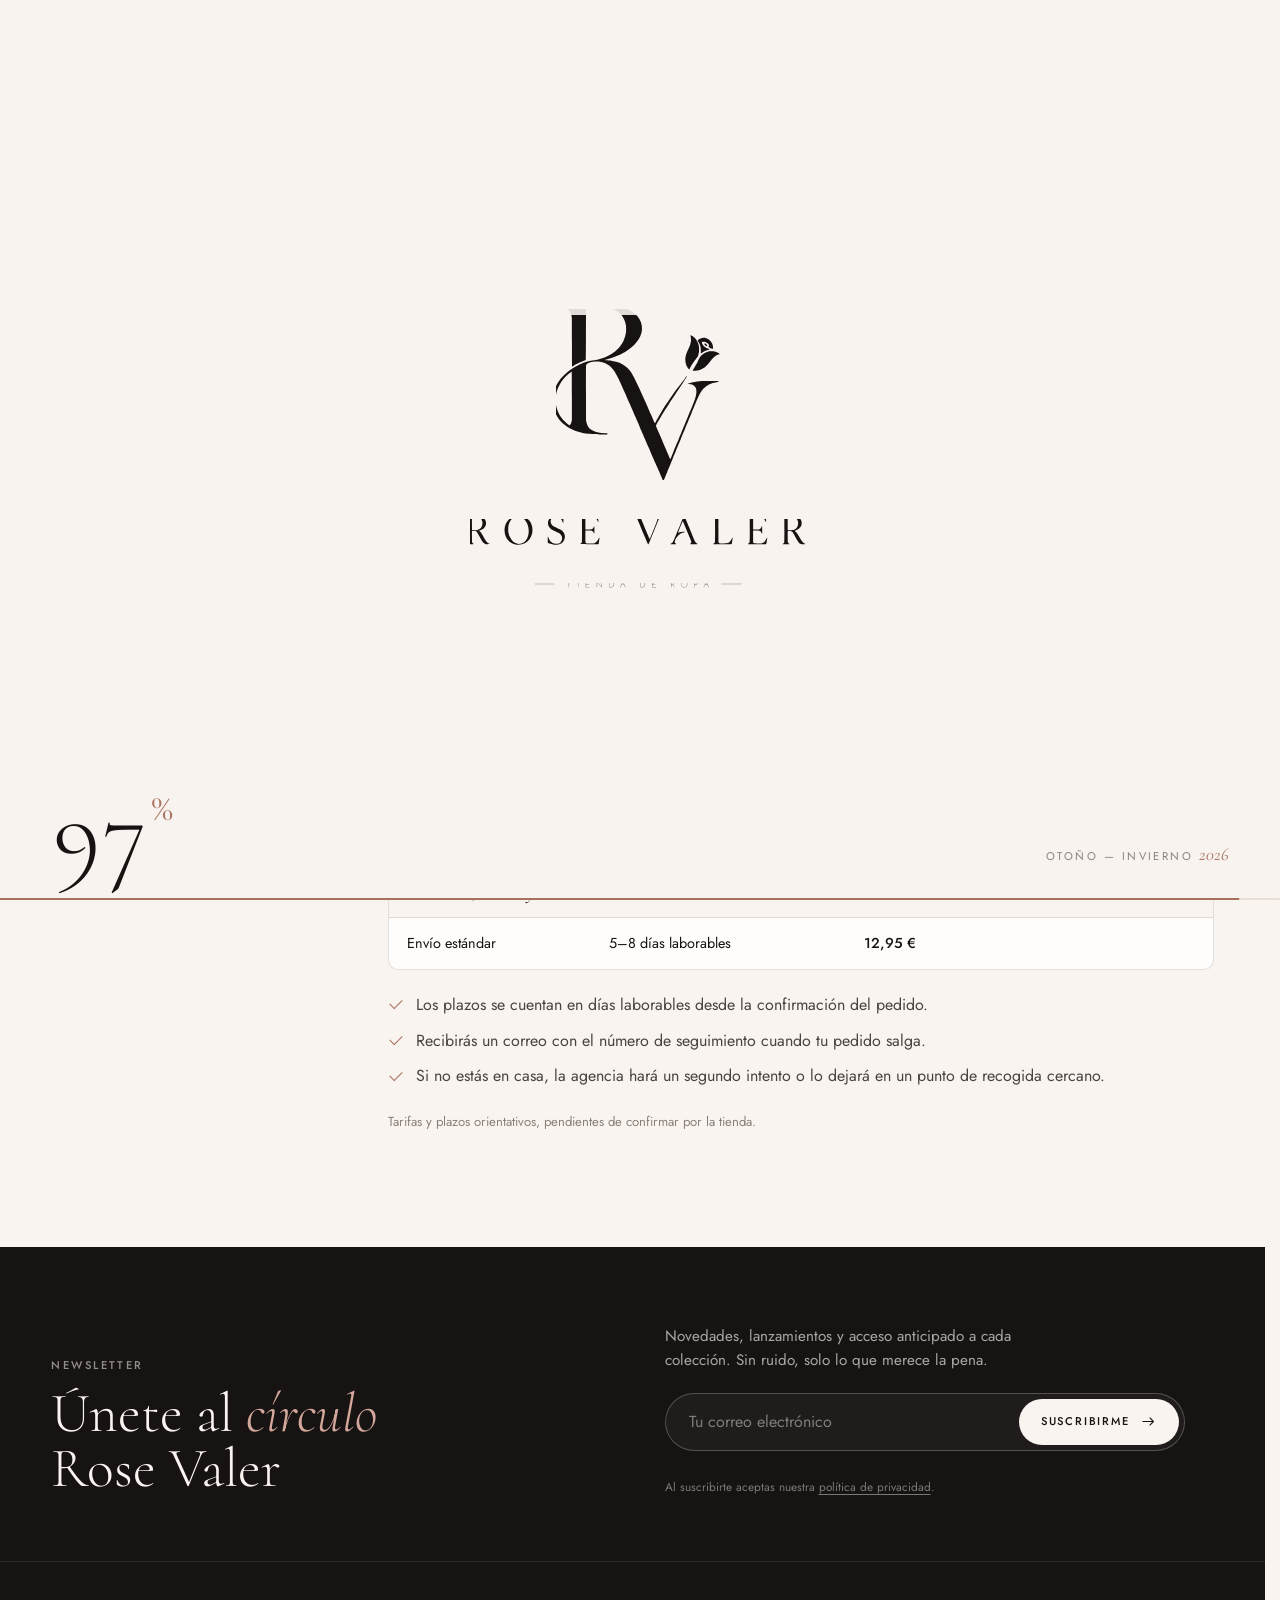
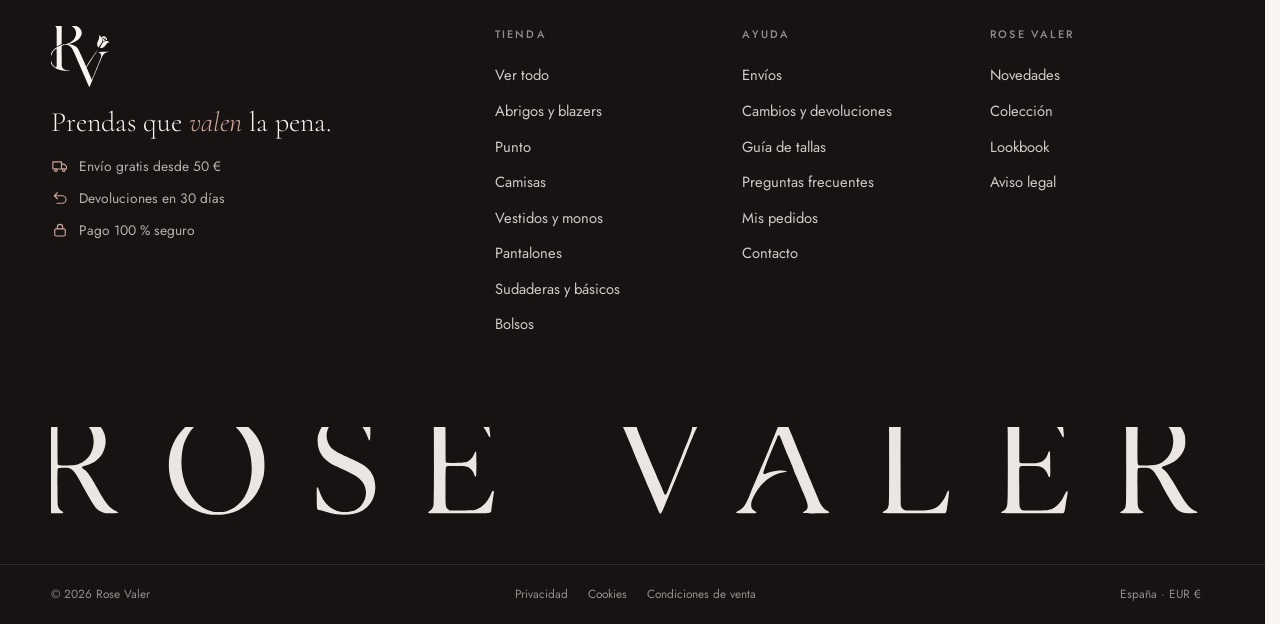
<file: ayuda.html>
<!doctype html>
<html lang="es">
<head>
<meta charset="utf-8">
<meta name="viewport" content="width=device-width, initial-scale=1, viewport-fit=cover">
<title>Ayuda — Rose Valer</title>
<meta name="description" content="Envíos, cambios y devoluciones, guía de tallas, preguntas frecuentes y contacto de Rose Valer.">
<meta property="og:title" content="Ayuda — Rose Valer">
<meta name="theme-color" content="#F9F4F0">
<meta name="color-scheme" content="light">
<meta property="og:site_name" content="Rose Valer">
<meta property="og:type" content="website">
<meta property="og:locale" content="es_ES">
<meta property="og:image" content="og-image.jpg">
<meta name="twitter:card" content="summary_large_image">
<link rel="icon" href="favicon.svg" type="image/svg+xml">
<link rel="icon" href="favicon-32.png" sizes="32x32" type="image/png">
<link rel="apple-touch-icon" href="apple-touch-icon.png">
<link rel="manifest" href="site.webmanifest">
<script>
  /* Antes de pintar: activar JS, saltar la intro si ya se vio en esta sesión y respetar "reducir movimiento" */
  (function (h) {
    h.classList.add('js');
    // La intro sale en la primera visita y SIEMPRE al recargar; al navegar por enlaces internos no
    var nav = performance.getEntriesByType && performance.getEntriesByType('navigation')[0];
    var recarga = nav ? nav.type === 'reload' : (performance.navigation && performance.navigation.type === 1);
    try { if (!recarga && sessionStorage.getItem('rv:intro')) h.classList.add('no-intro'); } catch (e) { if (!recarga) h.classList.add('no-intro'); }
    if (matchMedia('(prefers-reduced-motion: reduce)').matches) h.classList.add('rm');
  })(document.documentElement);
</script>
<link rel="preconnect" href="https://fonts.googleapis.com">
<link rel="preconnect" href="https://fonts.gstatic.com" crossorigin>
<link rel="stylesheet" href="https://fonts.googleapis.com/css2?family=Cormorant:ital,wght@0,300..700;1,300..700&amp;family=Jost:wght@300..600&amp;display=swap" media="print" onload="this.media='all'">
<noscript><link rel="stylesheet" href="https://fonts.googleapis.com/css2?family=Cormorant:ital,wght@0,300..700;1,300..700&amp;family=Jost:wght@300..600&amp;display=swap"></noscript>
<link rel="stylesheet" href="assets/css/main.css">
<link rel="modulepreload" href="assets/js/data.js">
<link rel="modulepreload" href="assets/js/store.js">
<link rel="modulepreload" href="assets/js/ui.js">
<link rel="modulepreload" href="assets/js/fx.js">

</head>
<body class="page-help">
<svg class="sprite" aria-hidden="true" focusable="false"><symbol id="rv-mono" viewBox="9.0 9.2 416.6 434.6"><path fill="currentColor" fill-rule="evenodd" d="M283.2 442.4C282.6 442.1 282.1 441.3 281.3 439.1C281.0 438.4 280.0 436.0 278.9 433.6C277.9 431.3 276.3 427.6 275.4 425.4C274.5 423.2 272.7 419.2 271.5 416.5C270.3 413.8 268.5 409.7 267.5 407.4C266.5 405.0 265.0 401.5 264.1 399.5C263.2 397.5 260.7 391.9 258.6 387.0C256.5 382.1 253.8 376.0 252.7 373.4C251.5 370.8 250.0 367.3 249.4 365.8C248.7 364.2 247.5 361.3 246.6 359.4C244.8 355.4 241.2 347.1 241.2 346.8C241.2 346.8 239.5 342.8 237.4 338.0C235.3 333.3 233.0 328.1 232.4 326.5C231.7 324.9 230.4 321.9 229.5 319.8C228.6 317.6 226.9 313.9 225.9 311.4C223.4 305.4 221.8 301.8 218.9 295.2C217.6 292.3 215.8 288.1 214.9 285.9C214.0 283.7 212.5 280.4 211.7 278.5C209.5 273.6 207.4 268.6 204.9 262.8C203.7 259.9 201.4 254.7 199.8 251.1C196.6 243.9 195.1 240.4 193.1 235.8C192.4 234.0 191.0 230.8 189.9 228.5C188.9 226.3 188.0 224.4 188.0 224.4C188.0 224.3 186.2 220.2 184.0 215.3C181.7 210.4 178.9 204.1 177.7 201.4C173.3 191.5 166.8 179.1 163.2 173.6C159.3 167.9 154.7 162.7 149.9 158.8C143.3 153.3 135.0 149.8 126.8 149.0C122.5 148.5 111.9 148.8 108.5 149.5C100.8 150.9 97.6 152.2 94.7 155.0C93.3 156.3 92.7 157.1 92.5 157.8C92.3 158.4 92.3 180.8 92.3 226.3L92.4 293.9L92.9 296.7C95.3 308.9 100.2 315.8 109.9 320.5C117.7 324.3 125.8 325.9 140.0 326.4C144.7 326.6 145.0 326.6 145.4 327.1C145.9 327.8 145.8 328.4 145.2 329.0L144.7 329.6L127.3 329.4C109.4 329.2 107.6 329.2 98.6 328.0C82.7 326.0 67.7 321.7 55.9 315.8C44.6 310.2 34.7 302.5 27.0 293.4C21.1 286.5 15.8 276.3 13.2 267.2C10.8 258.9 10.0 253.4 10.0 245.7C10.0 229.2 14.0 215.5 23.4 200.2C31.0 187.9 44.2 175.0 58.7 165.9C67.0 160.6 74.3 156.7 82.2 153.4C87.8 151.1 92.2 149.6 98.4 148.2C102.9 147.1 104.6 146.8 113.8 145.4C127.1 143.3 135.5 140.7 146.5 135.1C151.5 132.6 154.8 130.6 160.9 126.3C166.1 122.6 173.8 115.1 177.6 110.0C180.0 106.7 183.9 100.3 185.5 96.9C188.6 90.3 191.0 81.7 191.8 74.4C192.2 70.5 191.9 61.5 191.3 57.8C189.9 49.8 186.0 40.6 181.7 35.0C174.5 25.8 164.6 19.3 153.6 16.5C145.9 14.6 147.0 14.7 121.6 14.6L98.8 14.5L97.7 15.0C96.4 15.7 94.1 18.0 93.1 19.6L92.4 20.9L92.2 82.8C92.1 133.8 92.1 144.7 91.8 145.1C91.6 145.3 91.0 145.6 90.5 145.8C88.5 146.4 80.7 149.4 78.0 150.6C73.5 152.5 67.2 155.8 62.6 158.5C60.4 159.9 58.4 161.0 58.3 161.0C58.1 161.0 57.9 160.8 57.8 160.5C57.6 160.2 57.5 141.5 57.5 102.0C57.5 68.7 57.4 42.5 57.3 40.8C56.9 35.4 55.8 31.1 53.9 27.2C51.9 23.2 49.9 20.7 46.7 18.5C42.1 15.2 37.1 13.9 27.9 13.5C25.5 13.4 23.4 13.2 23.3 13.1C22.7 12.5 22.7 11.3 23.2 10.8L23.8 10.2L90.3 10.3C156.2 10.4 156.9 10.4 161.4 10.9C180.4 13.2 193.3 17.1 205.4 24.4C211.2 27.9 218.1 33.9 221.7 38.7C224.8 42.8 227.6 48.4 229.2 53.2C231.7 61.2 231.8 71.4 229.4 79.4C226.0 90.3 220.6 98.8 211.1 108.0C199.2 119.5 183.3 129.1 163.5 136.9C158.0 139.0 147.4 142.4 142.5 143.6C141.1 144.0 139.8 144.4 139.7 144.5C139.3 144.9 140.6 145.2 142.4 145.2C148.6 145.3 162.8 147.6 169.5 149.8C179.1 152.9 188.8 158.5 195.3 164.7C198.7 167.9 203.3 173.8 206.1 178.5C209.7 184.3 219.6 204.3 225.0 216.2C226.3 219.3 228.4 224.0 229.6 226.5C230.8 229.0 232.5 232.8 233.4 234.8C234.2 236.7 237.4 243.8 240.4 250.5C243.4 257.2 246.3 263.9 247.0 265.5C248.2 268.4 250.4 273.5 253.7 280.9C256.0 286.0 257.0 288.2 259.8 294.8C261.0 297.7 262.2 300.4 262.4 300.7C263.1 301.8 263.7 301.4 264.8 299.2C267.3 294.1 274.9 280.8 278.0 276.0C278.9 274.6 280.8 271.5 282.2 269.1C286.9 261.3 302.6 237.8 310.7 226.4C312.1 224.3 314.1 221.5 315.1 220.1C316.1 218.8 318.0 216.2 319.5 214.4C322.5 210.6 330.3 200.4 337.7 190.6C342.5 184.2 343.8 182.7 343.8 183.5C343.8 184.0 342.3 186.6 339.9 190.3C338.8 192.0 336.1 196.2 334.0 199.6C330.2 205.7 313.6 230.7 305.6 242.4C303.4 245.7 300.0 250.8 298.1 253.8C296.3 256.7 293.3 261.4 291.5 264.1C287.1 270.8 284.9 274.3 277.8 286.2C269.3 300.3 266.0 306.5 266.0 308.1C266.0 309.2 266.6 310.8 270.6 319.6C272.3 323.5 274.2 327.9 274.9 329.5C275.5 331.1 276.6 333.7 277.4 335.4C278.1 337.0 279.6 340.6 280.8 343.2C281.9 345.9 283.3 349.1 283.8 350.4C286.1 355.5 299.4 386.7 300.5 389.4C300.7 390.0 301.0 390.2 301.4 390.2C301.9 390.2 302.1 389.9 302.8 388.3C303.2 387.2 304.2 384.8 305.0 382.9C305.8 380.9 307.6 376.6 309.0 373.1C314.7 359.0 316.9 353.8 318.1 350.9C318.7 349.5 320.6 345.1 322.2 341.1C323.9 337.1 325.9 332.4 326.6 330.5C327.4 328.6 328.3 326.3 328.8 325.4C329.2 324.4 330.5 321.1 331.7 318.0C333.0 314.9 334.7 310.7 335.5 308.8C337.1 304.9 340.1 297.7 346.2 282.5C348.3 277.5 350.4 272.2 351.1 270.8C351.7 269.4 353.5 265.2 355.0 261.5C356.5 257.7 358.6 252.6 359.6 250.1C364.2 238.8 366.3 230.4 366.3 223.2C366.3 219.3 365.8 217.0 364.3 214.0C363.4 212.0 362.8 211.3 361.1 209.6C357.8 206.3 354.3 204.9 347.8 204.6C345.7 204.5 344.9 204.3 344.8 204.1C344.6 203.5 345.0 203.3 348.6 202.3C358.0 199.6 365.4 198.3 375.1 197.3C378.5 197.0 383.3 196.9 399.8 196.8C422.1 196.7 421.0 196.6 421.0 198.1C421.0 199.1 420.1 199.4 416.1 199.8C402.9 201.3 393.2 205.9 384.6 214.8C381.6 217.9 380.2 219.7 377.7 223.5C373.4 230.2 369.6 238.2 361.9 257.2C359.9 262.1 357.7 267.5 357.0 269.1C356.3 270.7 355.3 273.1 354.9 274.3C354.4 275.5 352.8 279.4 351.3 283.0C346.0 295.8 343.7 301.4 341.7 306.1C340.6 308.7 339.0 312.6 338.2 314.6C337.4 316.7 335.7 320.7 334.5 323.6C333.3 326.5 331.5 331.0 330.4 333.5C329.4 336.0 327.9 339.5 327.3 341.1C325.8 344.5 322.9 351.5 320.4 357.8C319.5 360.0 317.9 363.7 316.9 366.0C316.0 368.3 314.0 373.2 312.5 376.9C311.0 380.6 309.1 385.2 308.3 387.1C307.5 389.1 306.1 392.4 305.2 394.6C304.3 396.8 302.5 401.2 301.2 404.5C299.8 407.7 298.8 410.3 298.8 410.4C298.8 410.5 294.8 420.2 293.8 422.4C293.3 423.5 292.5 425.6 291.9 427.0C291.3 428.4 289.7 432.3 288.4 435.6C287.0 438.9 285.9 441.8 285.8 441.9C285.7 442.2 284.6 442.8 284.2 442.7C284.0 442.7 283.6 442.6 283.2 442.4ZM53.7 305.0C55.0 303.1 56.1 300.1 56.8 296.5L57.4 293.6L57.4 234.2C57.4 171.6 57.4 173.7 56.3 173.8C55.5 173.8 48.0 180.0 43.8 184.1C34.7 193.0 27.4 203.6 23.2 213.9C20.3 221.1 18.8 226.5 17.6 234.2C16.9 238.9 17.0 250.5 17.7 255.0C19.2 263.6 21.5 270.7 25.2 278.1C27.0 281.7 28.1 283.4 31.0 287.5C36.7 295.1 42.7 301.0 49.2 305.4C51.9 307.2 52.3 307.1 53.7 305.0ZM358.2 171.5C356.9 171.3 357.0 170.6 358.7 168.0C359.6 166.8 361.1 164.2 362.2 162.3C363.2 160.4 364.9 157.4 365.9 155.7C367.0 153.9 368.8 150.3 370.0 147.7C374.6 137.9 375.4 136.6 379.1 133.1C382.8 129.5 388.3 126.2 392.8 124.8C397.5 123.3 398.5 123.1 403.8 123.1C408.5 123.1 408.7 123.2 411.8 123.9C415.2 124.8 418.8 126.4 421.8 128.2C424.5 129.8 424.6 130.5 422.3 130.9C419.9 131.2 415.4 133.3 412.3 135.5C410.0 137.1 406.1 141.0 404.0 143.8C395.6 154.9 390.4 160.8 386.5 163.4C380.6 167.4 373.6 170.3 367.5 171.1C364.6 171.6 359.5 171.8 358.2 171.5ZM347.2 167.4C344.9 165.0 341.8 159.4 340.6 155.8C339.1 151.2 338.4 145.3 338.8 141.0C339.4 134.8 340.8 130.1 344.9 121.0C349.6 110.7 351.0 106.9 352.1 101.2C352.8 98.1 352.8 97.6 352.7 93.5C352.6 90.5 352.4 88.4 352.0 86.8C351.2 83.0 351.5 82.8 355.0 84.9C358.5 87.0 359.3 87.6 361.6 89.8C367.1 95.3 370.4 101.6 372.3 110.0C373.1 113.9 373.1 122.4 372.3 126.2C370.1 136.2 370.3 135.8 365.0 142.1C359.1 149.2 353.1 158.4 350.3 165.0C349.6 166.4 349.0 167.8 348.9 167.9C348.6 168.5 348.0 168.3 347.2 167.4ZM377.2 123.7C377.5 113.6 376.1 107.9 371.3 100.3C369.0 96.6 368.9 96.5 370.2 95.3C373.0 92.7 379.7 90.1 384.0 89.8C386.0 89.7 386.7 89.8 388.8 90.4C395.6 92.2 400.8 96.4 404.4 103.0C406.1 106.1 406.7 107.9 407.2 111.5C407.5 114.2 407.5 114.8 407.2 115.8L406.9 116.9L405.1 116.8C402.9 116.8 401.4 116.2 398.6 114.0C395.9 112.0 395.9 111.9 396.8 110.4C397.6 109.0 397.7 108.4 397.1 107.1C395.9 104.2 390.7 100.6 386.6 99.7C384.3 99.3 380.9 99.5 380.3 100.1C379.2 101.1 379.7 103.1 382.0 106.9C384.3 110.6 386.4 112.5 391.3 115.0C392.7 115.7 394.9 116.6 396.3 117.0C399.6 117.9 399.6 118.5 396.0 119.3C391.8 120.2 385.9 122.8 381.2 126.0C379.4 127.2 377.7 128.2 377.4 128.2C377.0 128.2 377.0 128.0 377.2 123.7ZM391.2 110.3C389.0 109.4 385.8 106.4 385.8 105.2C385.8 104.6 386.4 104.0 387.0 104.0C388.0 104.0 390.2 105.3 391.4 106.5C392.8 107.9 393.6 109.7 393.0 110.4C392.6 110.8 392.7 110.8 391.2 110.3Z"/></symbol><symbol id="rv-word" viewBox="8.8 9.1 791.5 70.7"><path fill="currentColor" fill-rule="evenodd" d="M123.6 77.4C120.0 76.6 118.7 76.2 115.4 74.6C104.4 69.3 97.8 57.9 97.8 44.3C97.7 34.6 101.2 26.0 108.0 19.2C113.2 13.9 121.8 10.5 130.1 10.5C139.7 10.5 147.2 13.4 153.1 19.4C158.1 24.4 160.7 29.3 162.3 36.6C163.1 40.5 163.1 48.2 162.3 51.6C159.7 62.5 153.9 70.4 145.1 74.8C139.4 77.7 130.3 78.8 123.6 77.4ZM210.8 77.4C208.9 77.0 206.1 76.4 204.7 75.9C203.3 75.4 201.7 75.0 201.1 74.9C199.2 74.6 199.1 74.5 198.8 73.7C198.6 73.2 198.5 70.4 198.5 66.1C198.5 59.7 198.5 59.2 198.9 59.3C199.2 59.4 199.7 60.3 200.4 62.1C202.0 66.4 203.1 68.3 205.4 70.8C209.0 74.5 212.5 76.0 217.5 76.1C222.6 76.2 226.1 74.8 228.9 71.5C232.8 66.9 233.1 60.2 229.5 55.5C227.2 52.3 223.6 50.2 214.5 46.2C208.9 43.7 206.9 42.6 204.7 40.5C200.8 36.9 199.2 33.1 199.1 27.6C199.1 25.2 199.2 24.3 199.7 22.9C202.6 14.2 209.2 10.1 219.9 10.6C223.5 10.7 225.7 11.2 229.4 12.4C230.8 12.8 232.4 13.2 233.1 13.3C233.9 13.4 234.5 13.6 234.7 13.9C235.2 14.6 235.1 26.8 234.7 27.2C234.2 27.6 234.0 27.3 232.9 24.4C231.0 19.4 227.9 15.3 224.7 13.7C223.0 12.8 219.8 12.0 218.0 12.0C216.2 12.0 213.0 12.8 211.3 13.7C206.5 16.1 204.0 22.4 205.8 27.7C207.5 32.5 209.4 34.1 219.0 38.5C225.9 41.7 228.4 42.9 230.5 44.3C236.3 48.1 239.1 54.3 238.2 61.8C237.6 67.3 234.2 72.6 229.8 75.0C224.4 77.8 218.3 78.6 210.8 77.4ZM431.9 76.7C431.5 76.1 430.8 74.5 428.2 68.4C427.4 66.3 426.1 63.3 425.4 61.7C424.6 60.1 423.1 56.6 422.0 53.8C419.1 46.8 416.3 40.2 415.3 37.9C414.8 36.8 413.8 34.2 413.0 32.2C411.2 27.7 407.1 18.3 406.4 16.8C405.5 15.0 404.1 13.6 402.7 12.9C401.1 12.2 400.8 11.9 401.4 11.5C402.0 11.3 418.5 11.2 418.9 11.5C419.5 11.8 419.0 12.5 418.1 12.8C417.6 12.9 417.0 13.4 416.6 13.8C416.0 14.6 416.0 14.7 416.1 16.5C416.2 17.8 416.5 19.1 417.1 20.8C418.9 25.5 426.9 44.5 431.9 56.0C432.9 58.4 434.1 61.2 434.5 62.3C435.7 65.4 436.1 65.2 438.0 60.4C439.4 56.9 440.6 53.9 442.6 49.1C445.6 41.7 446.6 39.1 448.0 35.4C448.8 33.3 449.9 30.6 450.4 29.6C450.8 28.5 451.9 25.8 452.7 23.6C454.0 20.0 454.1 19.4 454.1 17.5C454.1 14.8 453.5 13.6 451.6 12.9C448.5 11.7 449.4 11.5 457.3 11.4C463.1 11.3 464.2 11.3 464.5 11.6C464.9 12.1 464.7 12.4 463.0 13.0C460.3 14.0 458.8 15.7 456.7 19.9C455.8 21.9 455.0 23.5 455.0 23.6C455.0 23.7 454.5 25.0 453.8 26.5C453.2 27.9 452.2 30.5 451.5 32.2C449.8 36.7 440.7 59.3 439.7 61.4C439.3 62.3 438.1 65.2 437.1 67.6C433.2 77.4 432.8 78.0 431.9 76.7ZM10.8 76.7C10.0 76.4 9.9 76.6 12.1 75.0C12.7 74.6 13.4 73.9 13.6 73.4C14.5 71.6 14.5 68.8 14.4 42.8C14.4 19.5 14.3 17.3 13.9 16.1C13.4 14.4 12.3 13.2 11.0 12.6C9.8 12.2 9.8 11.7 10.9 11.5C12.2 11.2 33.5 11.2 36.6 11.5C43.3 12.1 47.5 13.9 50.8 17.5C55.1 22.3 56.0 29.2 53.1 35.2C50.9 39.8 47.2 42.7 41.4 44.4C40.2 44.7 39.1 45.1 39.0 45.1C38.4 45.5 38.8 46.3 39.9 46.9C40.5 47.2 41.3 47.9 41.8 48.5C43.4 50.2 46.7 55.4 49.2 60.1C54.4 69.7 57.3 73.3 61.3 75.2C62.6 75.8 63.5 76.4 63.4 76.6C63.4 76.8 62.1 76.9 59.2 76.9C55.6 77.0 54.9 77.0 53.4 76.5C51.4 75.8 49.2 74.5 48.0 73.1C46.5 71.5 42.3 64.3 37.3 55.0C34.1 49.1 32.3 46.9 30.1 46.3C28.5 45.8 22.9 45.9 22.4 46.4C22.0 46.7 22.0 48.2 22.0 58.6C22.0 65.2 22.1 71.0 22.2 71.7C22.6 73.4 23.4 74.6 24.8 75.4C25.6 75.8 26.0 76.2 25.9 76.5C25.9 76.8 25.1 76.9 18.6 76.9C14.1 77.0 11.1 76.9 10.8 76.7ZM274.6 76.7C274.2 76.3 274.2 76.3 275.4 75.4C276.9 74.3 277.6 73.3 278.0 71.6C278.2 70.7 278.3 63.0 278.3 43.9C278.3 17.7 278.3 17.4 277.7 15.8C277.2 14.2 276.4 13.3 274.7 12.4C272.9 11.4 273.5 11.4 294.5 11.3C314.2 11.2 314.4 11.2 314.9 11.7C315.2 12.1 315.4 13.1 315.8 16.3C316.0 18.5 316.3 21.3 316.5 22.4C317.0 26.2 316.4 26.2 314.4 22.1C312.0 17.3 308.8 14.4 304.6 13.4C303.5 13.1 301.5 13.0 295.2 13.0C287.8 13.0 287.3 13.0 286.7 13.5L286.1 14.0L286.2 28.0C286.2 41.4 286.2 42.1 286.7 42.4C287.4 43.0 299.0 42.7 300.6 42.1C302.5 41.4 304.7 39.1 305.6 36.8C306.3 34.9 306.7 34.5 307.0 35.0C307.3 35.5 307.3 50.8 307.0 51.6C306.6 52.6 306.2 52.1 305.5 50.1C305.0 48.8 304.6 48.1 303.6 47.1C301.6 45.1 301.0 44.9 293.6 44.8C287.8 44.7 287.3 44.7 286.8 45.2C286.3 45.6 286.3 45.7 286.2 58.4C286.1 72.7 286.1 72.6 287.8 74.1L288.8 75.0L297.1 75.0C305.2 75.0 305.4 75.0 307.1 74.4C309.3 73.6 310.6 72.8 312.2 71.2C314.1 69.4 315.8 66.9 316.9 64.3C318.0 61.7 318.3 61.3 318.9 61.8C319.2 62.0 319.2 62.3 319.1 62.9C318.9 63.9 317.6 72.8 317.4 74.6C317.1 77.2 319.3 77.0 295.7 77.0C278.6 77.0 275.0 76.9 274.6 76.7ZM484.4 76.8C483.7 76.6 484.1 76.2 485.7 75.3C489.1 73.3 490.6 71.1 493.7 63.4C494.9 60.3 496.9 55.7 498.1 53.0C499.2 50.3 500.3 47.8 500.4 47.5C500.5 47.1 501.1 45.8 501.7 44.4C503.1 41.3 505.4 35.7 508.0 29.2C512.5 18.2 514.7 12.7 515.2 11.9C516.0 10.6 516.4 10.7 517.3 12.7C518.1 14.5 523.6 27.7 524.8 30.6C525.1 31.6 526.1 34.0 526.9 35.9C527.8 37.8 529.6 42.3 531.1 45.9C538.4 63.5 540.8 69.2 541.6 70.6C542.7 72.7 544.3 74.4 546.1 75.3C547.1 75.8 547.5 76.1 547.5 76.4C547.4 76.8 546.7 76.9 540.0 77.0C530.3 77.1 528.4 76.8 530.1 75.9C533.8 73.9 533.7 72.0 529.5 62.5C528.9 61.2 527.6 58.1 526.6 55.5C525.6 53.0 524.5 50.4 524.1 49.8C523.8 49.1 523.3 48.0 523.1 47.1C522.8 46.3 521.6 43.3 520.4 40.4C517.8 34.2 515.8 29.3 514.6 26.2C514.1 25.0 513.5 24.0 513.3 23.9C512.9 23.7 512.2 24.1 512.2 24.6C512.2 24.7 510.7 28.4 508.8 32.8C505.3 41.2 502.5 48.6 502.5 49.6C502.5 50.4 503.4 50.5 504.6 49.8C505.7 49.2 509.4 48.3 512.0 48.0C514.3 47.7 518.5 48.0 518.5 48.5C518.5 48.6 517.7 48.8 516.7 49.0C511.2 49.8 507.0 52.0 502.5 56.4C498.5 60.3 494.6 67.1 494.3 70.5C494.1 73.2 494.8 74.5 497.2 75.8C497.9 76.2 498.0 76.3 497.7 76.6C497.5 76.9 496.4 77.0 491.2 77.0C487.7 77.0 484.7 76.9 484.4 76.8ZM584.0 76.8C583.5 76.5 583.8 76.1 585.3 75.3C586.9 74.5 587.6 73.2 588.0 70.8C588.2 69.6 588.2 60.6 588.2 43.4C588.2 21.2 588.2 17.7 587.9 16.4C587.3 14.2 586.7 13.4 585.2 12.8C583.9 12.2 583.7 11.8 584.8 11.5C585.6 11.3 599.1 11.2 599.8 11.4C600.6 11.7 600.3 12.2 598.9 12.9C597.4 13.6 597.0 14.1 596.4 16.0C596.0 17.2 596.0 20.3 596.0 43.9C596.0 58.4 596.1 70.9 596.2 71.6C596.5 73.0 597.1 73.9 598.3 74.6C599.1 75.1 599.6 75.1 606.9 75.1C615.2 75.1 615.8 75.0 619.2 73.6C621.9 72.4 625.3 68.4 627.0 64.3C628.9 59.6 629.4 60.8 628.4 67.8C628.2 69.2 627.9 71.7 627.6 73.2C627.4 75.1 627.1 76.3 626.8 76.5C626.4 77.0 625.4 77.0 605.4 77.0C593.8 77.0 584.2 76.9 584.0 76.8ZM664.8 76.8C664.2 76.6 664.5 76.1 665.7 75.4C666.4 75.1 667.3 74.3 667.6 73.8C669.0 71.7 669.0 71.5 669.0 43.7C669.0 19.0 669.0 18.1 668.5 16.4C667.9 14.2 667.5 13.6 666.0 12.9C664.6 12.2 664.4 11.6 665.5 11.4C665.9 11.3 674.9 11.3 685.5 11.3C703.4 11.3 704.7 11.3 705.2 11.7C705.8 12.2 706.1 13.6 706.9 20.5C707.5 26.2 707.1 26.6 705.1 22.6C702.4 17.1 699.6 14.5 695.3 13.4C694.1 13.1 692.3 13.0 685.9 13.0L678.0 13.0L677.4 13.6L676.8 14.2L676.8 28.1C676.8 39.5 676.8 42.0 677.1 42.4C677.4 42.8 677.8 42.9 681.5 42.9C683.7 43.0 686.6 42.9 687.9 42.8C692.6 42.3 695.1 40.3 696.4 36.0C696.8 34.8 697.3 34.4 697.6 35.0C697.9 35.5 698.1 51.1 697.8 51.8C697.4 52.8 697.0 52.6 696.4 51.0C695.6 48.9 695.1 48.2 693.9 47.0C691.7 45.0 691.2 44.9 684.1 44.8C678.0 44.7 677.8 44.7 677.3 45.2C676.7 45.8 676.7 45.8 676.8 58.9C676.9 72.0 676.9 72.1 677.4 73.1C678.5 75.2 678.3 75.1 687.6 75.1C695.7 75.0 696.0 75.0 697.7 74.4C700.4 73.5 701.4 72.8 703.7 70.4C705.4 68.5 706.0 67.7 707.3 65.0C708.3 63.1 709.1 61.8 709.3 61.8C709.9 61.7 709.9 62.5 709.3 65.8C709.0 67.2 708.7 68.9 708.6 69.6C708.1 73.6 707.6 76.1 707.2 76.5C706.8 77.0 705.8 77.0 685.9 77.0C674.5 77.0 665.0 76.9 664.8 76.8ZM745.8 76.8C745.2 76.6 745.5 76.0 746.3 75.7C747.6 75.1 748.7 73.9 749.2 72.3C749.6 71.0 749.6 68.9 749.6 44.1C749.6 18.8 749.6 17.3 749.1 16.0C748.5 14.1 747.9 13.4 746.6 12.7C743.9 11.4 745.1 11.3 758.3 11.3C771.2 11.2 774.5 11.5 778.4 12.7C784.1 14.5 787.8 18.1 789.4 23.4C790.0 25.5 790.0 30.3 789.4 32.4C787.6 38.3 782.7 42.8 775.6 44.7C773.4 45.3 773.3 45.8 775.1 47.2C775.8 47.7 777.0 48.9 777.7 49.8C779.0 51.3 783.1 57.9 786.4 63.8C790.0 70.1 793.0 73.7 796.3 75.2C799.3 76.6 799.0 76.9 794.4 76.9C788.1 77.1 785.2 76.0 782.4 72.3C780.6 69.9 774.7 59.8 773.4 56.9C772.3 54.3 768.8 48.8 767.7 47.9C765.8 46.2 765.0 46.0 761.4 46.0C758.5 46.0 758.0 46.1 757.7 46.5C757.3 46.9 757.3 48.0 757.3 58.3C757.3 64.5 757.4 70.4 757.5 71.3C757.8 73.4 758.4 74.5 760.1 75.4C762.7 76.8 762.0 77.0 753.3 77.0C749.4 77.0 746.0 76.9 745.8 76.8ZM137.1 75.5C144.9 73.3 150.8 66.3 153.1 56.2C156.8 40.3 151.2 23.0 139.8 15.4C134.5 11.9 127.9 11.3 121.4 13.8C116.4 15.6 111.6 20.9 108.9 27.6C107.5 30.9 106.9 33.9 106.5 39.1C105.9 47.0 107.3 54.1 110.7 60.9C115.2 69.7 120.6 74.3 128.5 76.0C130.2 76.3 135.1 76.1 137.1 75.5ZM34.8 43.9C38.4 43.0 41.9 40.6 43.9 37.6C49.0 29.9 46.6 18.3 39.1 14.5C36.3 13.1 35.5 13.0 29.0 13.0C23.3 13.0 23.0 13.0 22.5 13.5C22.0 14.0 22.0 14.3 22.0 28.7C22.0 37.1 22.1 43.5 22.2 43.7C22.6 44.3 24.5 44.5 29.0 44.4C31.7 44.3 33.7 44.2 34.8 43.9ZM769.8 43.9C771.9 43.4 772.6 43.1 774.4 42.0C782.3 37.0 784.1 24.7 778.0 17.7C776.4 15.8 774.0 14.3 771.8 13.6C770.0 13.0 769.5 13.0 764.1 13.0C758.5 13.0 758.3 13.0 757.9 13.5C757.4 14.0 757.4 14.7 757.3 28.7C757.2 44.1 757.2 43.8 758.4 44.3C759.2 44.6 767.9 44.3 769.8 43.9Z"/></symbol><symbol id="rv-tag" viewBox="7.3 8.2 691.0 24.8"><path fill="currentColor" fill-rule="evenodd" d="M503.6 31.1C498.2 29.7 494.7 24.3 495.5 19.0C496.4 13.3 502.0 9.2 507.5 10.2C516.0 11.7 519.5 22.2 513.4 28.1C510.4 31.0 507.0 32.0 503.6 31.1ZM181.5 30.8C181.0 30.3 181.0 29.9 181.0 20.9C181.0 13.9 181.1 11.5 181.3 11.0L181.6 10.4L187.0 10.3C192.7 10.2 193.5 10.3 193.5 10.8C193.5 11.6 192.8 11.7 188.1 11.8C184.3 11.8 183.2 11.9 183.0 12.1C182.6 12.6 182.7 19.0 183.0 19.4C183.2 19.5 185.3 19.7 187.7 19.8L192.1 19.9L192.1 20.5L192.1 21.1L187.7 21.2C185.3 21.3 183.2 21.5 183.0 21.6C182.7 21.9 182.6 28.8 182.8 29.2C183.0 29.4 184.4 29.5 188.1 29.5C192.1 29.5 193.3 29.6 193.6 29.9C194.0 30.1 194.1 30.3 193.8 30.7C193.6 31.1 193.1 31.1 187.8 31.2C182.3 31.3 182.0 31.2 181.5 30.8ZM258.9 30.8C258.6 30.4 258.5 29.2 258.5 20.6C258.5 11.5 258.5 10.9 258.9 10.6C259.3 10.3 260.2 10.2 262.9 10.3C266.2 10.4 266.4 10.4 268.2 11.2C273.3 13.6 275.4 19.3 273.2 25.2C272.5 27.0 270.3 29.3 268.4 30.1C266.0 31.3 259.7 31.7 258.9 30.8ZM362.8 31.0C362.2 30.9 361.6 30.7 361.5 30.5C361.4 30.3 361.3 25.9 361.3 20.7C361.3 11.7 361.3 11.2 361.8 10.7C362.5 10.0 367.5 10.0 369.7 10.7C372.8 11.7 374.8 13.5 376.3 16.6C377.0 18.1 377.1 18.6 377.1 20.6C377.1 22.6 377.0 23.1 376.4 24.8C375.5 27.0 373.6 29.1 371.5 30.1C369.4 31.1 365.7 31.5 362.8 31.0ZM402.0 31.1C401.1 31.0 400.5 30.8 400.3 30.6C400.1 30.3 400.0 27.9 400.0 20.6C400.0 12.2 400.0 11.0 400.4 10.6C401.0 10.1 411.8 10.1 412.2 10.6C412.5 10.9 412.5 11.1 412.2 11.4C412.0 11.7 411.1 11.8 407.1 11.8C401.1 11.8 401.5 11.5 401.5 15.8C401.5 18.0 401.6 19.0 401.8 19.2C402.1 19.4 406.3 19.7 410.3 19.7C411.0 19.8 411.4 20.4 411.0 20.9C410.8 21.2 409.8 21.2 406.7 21.2C401.2 21.2 401.5 21.0 401.5 25.5C401.5 28.3 401.6 29.0 401.9 29.3C402.2 29.5 403.4 29.6 407.2 29.5C411.5 29.5 412.3 29.5 412.6 29.9C412.9 30.2 412.9 30.8 412.7 31.0C412.5 31.1 403.1 31.1 402.0 31.1ZM125.3 30.7C125.1 30.5 125.0 28.1 125.0 21.4C125.0 14.7 124.9 12.3 124.7 12.0C124.5 11.9 123.5 11.7 121.9 11.7C119.9 11.7 119.2 11.7 119.0 11.4C118.8 11.1 118.8 10.9 119.0 10.6C119.3 10.3 120.3 10.3 126.1 10.3L132.9 10.4L132.9 11.0C132.9 11.6 132.9 11.6 130.1 11.7C128.6 11.7 127.3 11.9 127.1 12.0C126.8 12.3 126.8 14.2 126.8 21.4C126.8 30.4 126.7 31.0 125.9 31.0C125.7 31.0 125.5 30.9 125.3 30.7ZM156.0 30.7C155.8 30.4 155.8 27.5 155.8 20.5C155.9 11.1 155.9 10.6 156.3 10.5C156.6 10.5 156.9 10.6 157.0 10.8C157.3 11.3 157.3 29.9 157.0 30.5C156.7 31.1 156.4 31.1 156.0 30.7ZM217.6 30.7C217.3 30.5 217.2 27.9 217.2 20.6C217.2 12.0 217.3 10.7 217.6 10.6C218.2 10.4 218.5 10.8 223.3 16.5C229.5 24.0 232.3 27.0 232.7 26.9C233.0 26.9 233.1 25.7 233.2 19.0C233.2 14.7 233.3 11.0 233.4 10.8C233.4 10.6 233.8 10.5 234.1 10.5L234.6 10.6L234.7 20.5C234.7 30.0 234.7 31.0 234.0 31.0C233.8 31.0 229.8 26.5 222.9 18.3C221.1 16.1 219.7 14.7 219.5 14.7C219.0 14.8 219.0 15.2 219.0 22.4C219.0 27.2 218.9 30.2 218.7 30.5C218.4 31.1 218.0 31.1 217.6 30.7ZM295.0 30.5C294.9 30.2 294.9 29.8 295.2 29.1C296.1 27.4 298.7 21.2 299.5 19.0C299.9 17.8 300.8 15.7 301.5 14.2C302.1 12.8 302.8 11.3 303.0 10.9C303.3 10.1 303.7 10.1 304.2 11.0C305.2 13.2 307.4 18.0 308.1 20.0C308.6 21.3 309.2 22.7 309.4 23.1C309.6 23.5 310.1 24.8 310.5 25.9C310.9 27.0 311.5 28.4 311.8 28.9C312.4 30.2 312.3 30.9 311.6 30.9C311.0 30.9 310.1 29.1 308.6 25.3C307.9 23.2 307.6 23.1 303.2 23.2L299.5 23.3L298.9 24.6C298.5 25.3 298.0 26.7 297.6 27.6C296.4 30.7 295.6 31.6 295.0 30.5ZM462.3 30.5C462.1 30.2 462.0 26.5 462.0 20.6C462.0 12.2 462.0 11.1 462.4 10.7C463.0 10.1 467.8 10.0 469.2 10.6C471.6 11.7 473.0 13.7 473.0 16.2C473.0 18.2 472.5 19.3 470.9 20.9C469.6 22.1 469.5 22.3 469.8 22.8C469.9 23.1 471.0 24.9 472.0 26.7C474.0 30.0 474.4 31.0 473.5 31.0C472.7 31.0 472.1 30.0 468.7 24.0C467.9 22.6 467.4 22.2 465.8 22.2C465.0 22.2 464.2 22.4 464.0 22.6C463.8 22.8 463.8 24.0 463.8 26.5C463.8 29.5 463.7 30.3 463.4 30.6C462.8 31.1 462.6 31.1 462.3 30.5ZM539.0 30.6C538.7 29.9 538.9 11.0 539.3 10.6C539.5 10.3 540.3 10.2 542.1 10.2C546.2 10.3 547.9 11.1 549.3 13.8C550.2 15.6 550.2 16.9 549.3 18.7C548.2 21.1 545.8 22.2 542.2 22.2C541.6 22.2 541.0 22.4 540.8 22.6C540.6 22.8 540.5 24.0 540.5 26.6C540.5 30.4 540.4 31.0 539.6 31.0C539.4 31.0 539.2 30.8 539.0 30.6ZM569.7 30.6C569.5 30.3 569.6 29.8 570.2 28.2C571.1 26.1 571.2 25.8 572.3 23.4C572.5 22.7 573.1 21.3 573.5 20.2C573.9 19.2 574.9 16.8 575.7 15.0C576.6 13.1 577.2 11.4 577.2 11.1C577.2 10.6 578.0 10.3 578.5 10.7C578.7 10.8 579.0 11.3 579.1 11.8C579.3 12.2 579.6 13.1 579.9 13.8C581.5 17.2 582.9 20.4 583.7 22.4C584.1 23.6 584.6 24.9 584.7 25.1C585.9 27.7 586.8 30.0 586.7 30.4C586.6 31.1 585.7 31.0 585.3 30.2C584.8 29.2 584.0 27.3 584.0 27.1C584.0 27.0 583.8 26.6 583.7 26.2C583.5 25.8 583.2 25.2 583.0 24.7C582.9 24.2 582.6 23.7 582.4 23.5C581.9 23.1 574.6 23.1 574.1 23.5C574.0 23.6 573.1 25.3 572.3 27.2C570.7 30.7 570.3 31.3 569.7 30.6ZM508.6 29.3C511.1 28.5 513.1 26.6 514.3 24.0C515.1 22.2 515.0 18.9 514.0 16.9C512.6 13.7 509.5 11.7 505.9 11.7C503.4 11.7 501.8 12.4 500.0 14.0C498.0 15.7 497.2 17.6 497.1 20.6C497.0 22.8 497.0 22.9 497.9 24.7C500.0 28.8 504.5 30.7 508.6 29.3ZM267.8 28.7C270.8 27.1 272.3 24.7 272.5 21.2C272.6 18.4 271.9 16.5 270.2 14.6C268.5 12.7 266.7 12.0 263.3 11.8C261.5 11.7 260.7 11.8 260.4 12.0C259.9 12.4 259.8 28.7 260.3 29.2C260.5 29.4 261.4 29.5 263.5 29.5C266.1 29.4 266.5 29.3 267.8 28.7ZM370.5 28.8C374.4 27.1 376.3 22.6 375.1 18.1C374.5 15.6 373.2 14.0 370.8 12.8C369.4 12.1 364.0 11.5 363.4 12.0C362.9 12.4 362.8 28.7 363.3 29.2C363.8 29.8 369.1 29.5 370.5 28.8ZM306.5 21.4C306.8 21.0 306.8 20.8 306.5 20.2C306.3 19.7 306.0 18.9 305.8 18.2C304.9 16.0 303.9 14.1 303.5 14.1C303.2 14.1 300.5 20.2 300.5 21.0C300.5 21.7 300.7 21.8 303.5 21.8C305.6 21.8 306.3 21.7 306.5 21.4ZM581.2 21.1C581.3 20.9 581.0 20.0 580.7 19.3C580.3 18.5 579.7 17.0 579.3 16.0C578.2 13.1 577.9 13.3 575.9 18.5C575.7 19.0 575.4 19.7 575.2 20.2C574.6 21.6 574.9 21.8 578.2 21.7C580.8 21.6 581.1 21.6 581.2 21.1ZM39.3 20.8C11.5 20.6 10.2 20.6 9.9 20.2C9.2 19.0 8.3 19.0 44.0 19.0C67.1 19.0 77.7 19.1 78.0 19.3C78.6 19.6 78.6 20.1 78.2 20.4C77.7 20.8 71.0 20.9 39.3 20.8ZM468.9 20.3C472.6 18.6 472.3 13.3 468.4 12.1C466.9 11.7 464.5 11.6 464.0 12.1C463.8 12.3 463.8 13.6 463.8 16.3C463.8 19.8 463.8 20.3 464.2 20.5C464.9 20.9 467.8 20.8 468.9 20.3ZM545.9 20.1C547.5 19.5 548.4 17.4 548.1 15.3C547.9 13.7 546.6 12.4 544.8 12.0C543.1 11.7 541.2 11.7 540.8 12.1C540.6 12.3 540.5 13.6 540.5 16.3C540.5 19.8 540.6 20.3 540.9 20.5C541.5 20.8 544.8 20.6 545.9 20.1ZM627.7 20.6C627.3 20.2 627.5 19.5 628.1 19.3C628.4 19.1 643.6 19.0 661.9 19.0C697.3 19.0 696.2 18.9 696.0 20.1C695.9 20.6 695.3 20.6 661.9 20.7C643.1 20.7 627.8 20.7 627.7 20.6Z"/></symbol><symbol id="i-search" viewBox="0 0 24 24"><g fill="none" stroke="currentColor" stroke-width="1.5" stroke-linecap="round"><circle cx="11" cy="11" r="6.5"/><path d="m20 20-4.2-4.2"/></g></symbol>
<symbol id="i-heart" viewBox="0 0 24 24"><path fill="none" stroke="currentColor" stroke-width="1.5" stroke-linejoin="round" d="M12 20s-7.5-4.6-7.5-10.1A4.4 4.4 0 0 1 12 7.3a4.4 4.4 0 0 1 7.5 2.6C19.5 15.4 12 20 12 20Z"/></symbol>
<symbol id="i-heart-fill" viewBox="0 0 24 24"><path fill="currentColor" stroke="currentColor" stroke-width="1.5" stroke-linejoin="round" d="M12 20s-7.5-4.6-7.5-10.1A4.4 4.4 0 0 1 12 7.3a4.4 4.4 0 0 1 7.5 2.6C19.5 15.4 12 20 12 20Z"/></symbol>
<symbol id="i-bag" viewBox="0 0 24 24"><g fill="none" stroke="currentColor" stroke-width="1.5" stroke-linejoin="round"><path d="M5 8h14l-1 12H6L5 8Z"/><path d="M9 8V6.5a3 3 0 0 1 6 0V8"/></g></symbol>
<symbol id="i-close" viewBox="0 0 24 24"><path fill="none" stroke="currentColor" stroke-width="1.5" stroke-linecap="round" d="M6 6l12 12M18 6 6 18"/></symbol>
<symbol id="i-arrow" viewBox="0 0 24 24"><path fill="none" stroke="currentColor" stroke-width="1.5" stroke-linecap="round" stroke-linejoin="round" d="M4 12h15M14 7l5 5-5 5"/></symbol>
<symbol id="i-arrow-left" viewBox="0 0 24 24"><path fill="none" stroke="currentColor" stroke-width="1.5" stroke-linecap="round" stroke-linejoin="round" d="M20 12H5M10 7l-5 5 5 5"/></symbol>
<symbol id="i-plus" viewBox="0 0 24 24"><path fill="none" stroke="currentColor" stroke-width="1.5" stroke-linecap="round" d="M12 5v14M5 12h14"/></symbol>
<symbol id="i-minus" viewBox="0 0 24 24"><path fill="none" stroke="currentColor" stroke-width="1.5" stroke-linecap="round" d="M5 12h14"/></symbol>
<symbol id="i-chev" viewBox="0 0 24 24"><path fill="none" stroke="currentColor" stroke-width="1.5" stroke-linecap="round" stroke-linejoin="round" d="m6 9 6 6 6-6"/></symbol>
<symbol id="i-chev-right" viewBox="0 0 24 24"><path fill="none" stroke="currentColor" stroke-width="1.5" stroke-linecap="round" stroke-linejoin="round" d="m9 6 6 6-6 6"/></symbol>
<symbol id="i-truck" viewBox="0 0 24 24"><g fill="none" stroke="currentColor" stroke-width="1.5" stroke-linejoin="round"><path d="M2.5 6.5h11.5v9.5H2.5zM14 9.5h3.6l3 3.2V16H14"/><circle cx="6.5" cy="17.5" r="1.7" fill="var(--paper, #fff)"/><circle cx="17" cy="17.5" r="1.7" fill="var(--paper, #fff)"/></g></symbol>
<symbol id="i-return" viewBox="0 0 24 24"><g fill="none" stroke="currentColor" stroke-width="1.5" stroke-linecap="round" stroke-linejoin="round"><path d="M4.5 9H15a5 5 0 0 1 0 10H8"/><path d="m8.5 5-4 4 4 4"/></g></symbol>
<symbol id="i-lock" viewBox="0 0 24 24"><g fill="none" stroke="currentColor" stroke-width="1.5"><rect x="5" y="10.5" width="14" height="9.5" rx="2"/><path d="M8.5 10.5V8a3.5 3.5 0 0 1 7 0v2.5"/></g></symbol>
<symbol id="i-chat" viewBox="0 0 24 24"><path fill="none" stroke="currentColor" stroke-width="1.5" stroke-linejoin="round" d="M20 12a8 8 0 0 1-11.6 7.1L4 20l1-4.2A8 8 0 1 1 20 12Z"/></symbol>
<symbol id="i-check" viewBox="0 0 24 24"><path fill="none" stroke="currentColor" stroke-width="1.6" stroke-linecap="round" stroke-linejoin="round" d="m5 12.5 4.5 4.5L19 7.5"/></symbol>
<symbol id="i-trash" viewBox="0 0 24 24"><path fill="none" stroke="currentColor" stroke-width="1.5" stroke-linecap="round" stroke-linejoin="round" d="M5 7h14M10 7V5h4v2M7 7l1 13h8l1-13"/></symbol>
<symbol id="i-ruler" viewBox="0 0 24 24"><g fill="none" stroke="currentColor" stroke-width="1.5" stroke-linejoin="round"><path d="M3 15.5 15.5 3 21 8.5 8.5 21z"/><path d="m7 12 2 2M10 9l2 2M13 6l2 2"/></g></symbol>
<symbol id="i-filter" viewBox="0 0 24 24"><g fill="none" stroke="currentColor" stroke-width="1.5" stroke-linecap="round"><path d="M4 7h10M18 7h2M4 17h4M12 17h8"/><circle cx="16" cy="7" r="2"/><circle cx="10" cy="17" r="2"/></g></symbol>
<symbol id="i-grid-2" viewBox="0 0 24 24"><g fill="none" stroke="currentColor" stroke-width="1.5"><rect x="4" y="4" width="7" height="16" rx="1"/><rect x="13" y="4" width="7" height="16" rx="1"/></g></symbol>
<symbol id="i-grid-3" viewBox="0 0 24 24"><g fill="none" stroke="currentColor" stroke-width="1.5"><rect x="3" y="4" width="4.6" height="16" rx="1"/><rect x="9.7" y="4" width="4.6" height="16" rx="1"/><rect x="16.4" y="4" width="4.6" height="16" rx="1"/></g></symbol>
<symbol id="i-grid-4" viewBox="0 0 24 24"><g fill="none" stroke="currentColor" stroke-width="1.5"><rect x="3" y="4" width="3.4" height="16" rx=".8"/><rect x="7.9" y="4" width="3.4" height="16" rx=".8"/><rect x="12.8" y="4" width="3.4" height="16" rx=".8"/><rect x="17.6" y="4" width="3.4" height="16" rx=".8"/></g></symbol>
<symbol id="i-spark" viewBox="0 0 24 24"><path fill="currentColor" d="M12 2.5c.7 5 3.8 8.4 9.5 9.5-5.7 1.1-8.8 4.5-9.5 9.5-.7-5-3.8-8.4-9.5-9.5 5.7-1.1 8.8-4.5 9.5-9.5Z"/></symbol>
<symbol id="i-eye" viewBox="0 0 24 24"><g fill="none" stroke="currentColor" stroke-width="1.5"><path d="M2.5 12S6 5.5 12 5.5 21.5 12 21.5 12 18 18.5 12 18.5 2.5 12 2.5 12Z"/><circle cx="12" cy="12" r="3"/></g></symbol>
<symbol id="i-zoom" viewBox="0 0 24 24"><g fill="none" stroke="currentColor" stroke-width="1.5" stroke-linecap="round"><circle cx="11" cy="11" r="6.5"/><path d="m20 20-4.2-4.2M11 8.5v5M8.5 11h5"/></g></symbol>
<symbol id="i-package" viewBox="0 0 24 24"><g fill="none" stroke="currentColor" stroke-width="1.5" stroke-linejoin="round"><path d="M12 3 20 7.5v9L12 21l-8-4.5v-9L12 3Z"/><path d="M4 7.5 12 12l8-4.5M12 12v9"/></g></symbol>
<symbol id="i-shield" viewBox="0 0 24 24"><g fill="none" stroke="currentColor" stroke-width="1.5" stroke-linecap="round" stroke-linejoin="round"><path d="M12 3 19 6v5.5c0 4.4-3 8-7 9.5-4-1.5-7-5.1-7-9.5V6l7-3Z"/><path d="m9 12 2 2 4-4"/></g></symbol>
<symbol id="i-help" viewBox="0 0 24 24"><g fill="none" stroke="currentColor" stroke-width="1.5" stroke-linecap="round"><circle cx="12" cy="12" r="8.5"/><path d="M9.7 9.5a2.4 2.4 0 1 1 3.3 2.2c-.6.3-1 .8-1 1.5v.4"/><circle cx="12" cy="16.6" r=".4" fill="currentColor"/></g></symbol>
<symbol id="i-instagram" viewBox="0 0 24 24"><g fill="none" stroke="currentColor" stroke-width="1.5"><rect x="3.5" y="3.5" width="17" height="17" rx="5"/><circle cx="12" cy="12" r="4"/><circle cx="17.2" cy="6.8" r=".7" fill="currentColor" stroke="none"/></g></symbol>
<symbol id="i-tiktok" viewBox="0 0 24 24"><g fill="none" stroke="currentColor" stroke-width="1.5" stroke-linecap="round" stroke-linejoin="round"><path d="M14 4v10.5a3.5 3.5 0 1 1-3.5-3.5"/><path d="M14 4c.4 2.6 2.2 4.3 5 4.5"/></g></symbol>
<symbol id="i-pinterest" viewBox="0 0 24 24"><g fill="none" stroke="currentColor" stroke-width="1.5" stroke-linecap="round"><circle cx="12" cy="12" r="8.5"/><path d="M11.2 10c-.7 3.3-1.5 6.6-2.2 9.8M9.9 14c2.6 1.3 6.1-.3 6.1-3.9 0-2.4-2-4-4.3-4-3 0-4.6 2-4.6 4 0 1 .4 1.9 1.1 2.3"/></g></symbol>
</svg>
<div class="intro" id="intro" aria-hidden="true">
  <div class="intro__grain"></div>
  <div class="intro__stage">
    <div class="intro__mono">
      <svg class="intro__ghost" viewBox="9 9.2 416.6 434.6"><use href="#rv-mono"/></svg>
      <svg class="intro__fill" viewBox="9 9.2 416.6 434.6"><use href="#rv-mono"/></svg>
    </div>
    <svg class="intro__word" viewBox="8.8 9.1 791.5 70.7"><use href="#rv-word"/></svg>
    <svg class="intro__tag" viewBox="7.3 8.2 691 24.8"><use href="#rv-tag"/></svg>
  </div>
  <div class="intro__frame"></div>
  <div class="intro__meta">
    <span class="intro__count"><span data-intro-count>0</span><small>%</small></span>
    <span class="intro__season">Otoño — Invierno <em>2026</em></span>
  </div>
  <div class="intro__bar"><i data-intro-bar></i></div>
</div>

<a class="skip" href="#main">Saltar al contenido</a>
<div class="announce" data-announce>
  <div class="announce__track wrap">
    <p class="is-active">Envío gratis en pedidos desde 50 €</p>
    <p>Devoluciones gratuitas durante 30 días</p>
    <p>Nueva colección Otoño — Invierno 2026</p>
  </div>
</div>
<header class="hdr" data-hdr>
  <div class="hdr__inner wrap">
    <div class="hdr__left">
      <button class="hdr__burger" type="button" data-open="menu" aria-label="Abrir menú" aria-controls="menu" aria-expanded="false">
        <span></span><span></span>
      </button>
      <nav class="hdr__nav" aria-label="Principal">
        <ul>
          <li class="hdr__has-mega">
            <a href="tienda.html" class="hdr__link" data-mega-trigger aria-expanded="false" aria-controls="mega">Tienda</a>
          </li>
          <li><a href="tienda.html?orden=novedades" class="hdr__link">Novedades</a></li>
          <li><a href="index.html#coleccion" class="hdr__link">Colección</a></li>
          <li><a href="index.html#lookbook" class="hdr__link">Lookbook</a></li>
        </ul>
      </nav>
    </div>
    <a class="hdr__logo" href="index.html" aria-label="Rose Valer, ir al inicio">
      <svg class="hdr__mono" viewBox="9 9.2 416.6 434.6" aria-hidden="true"><use href="#rv-mono"/></svg>
      <svg class="hdr__word" viewBox="8.8 9.1 791.5 70.7" aria-hidden="true"><use href="#rv-word"/></svg>
    </a>
    <div class="hdr__actions">
      <a class="hdr__text-link" href="ayuda.html">Ayuda</a>
      <button class="icon-btn" type="button" data-open="search" aria-label="Buscar">
        <svg class="i"><use href="#i-search"/></svg>
      </button>
      <button class="icon-btn hdr__fav" type="button" data-open="favs" aria-label="Favoritos">
        <svg class="i"><use href="#i-heart"/></svg>
        <span class="badge-count" data-fav-count hidden>0</span>
      </button>
      <button class="icon-btn hdr__bag" type="button" data-open="cart" aria-label="Cesta">
        <svg class="i"><use href="#i-bag"/></svg>
        <span class="badge-count" data-cart-count hidden>0</span>
      </button>
    </div>
  </div>

  <div class="mega" id="mega" data-mega>
    <div class="mega__inner wrap">
      <div class="mega__col mega__col--cats">
        <p class="mega__head">Categorías</p>
        <ul class="mega__links mega__links--2" data-cat-links><li><a href="tienda.html"><span>Ver todo</span></a></li></ul>
      </div>
      <div class="mega__col">
        <p class="mega__head">Destacados</p>
        <ul class="mega__links">
          <li><a href="tienda.html?orden=novedades"><span>Novedades</span><i class="mega__tag">Nuevo</i></a></li>
          <li><a href="tienda.html?oferta=1"><span>Ofertas</span></a></li>
          <li><a href="index.html#coleccion"><span>Colección Horas Lentas</span></a></li>
          <li><a href="index.html#lookbook"><span>Lookbook 2026</span></a></li>
        </ul>
      </div>
      <div class="mega__col">
        <p class="mega__head">Ayuda</p>
        <ul class="mega__links">
          <li><a href="ayuda.html#tallas"><span>Guía de tallas</span></a></li>
          <li><a href="ayuda.html#envios"><span>Envíos y devoluciones</span></a></li>
          <li><a href="ayuda.html#pedidos"><span>Mis pedidos</span></a></li>
          <li><a href="ayuda.html#contacto"><span>Contacto</span></a></li>
        </ul>
      </div>
      <div class="mega__feature">
        <a class="mega__card" href="index.html#coleccion">
          <span class="mega__img"><img src="assets/img/col-main-0.webp" alt="" width="640" height="960" loading="lazy" decoding="async"></span>
          <span class="mega__cap"><small>Nueva colección</small><b>Horas Lentas</b></span>
        </a>
        <a class="mega__card" href="tienda.html?cat=abrigos">
          <span class="mega__img"><img src="assets/img/abrigo-camel-0.webp" alt="" width="480" height="600" loading="lazy" decoding="async"></span>
          <span class="mega__cap"><small>Temporada</small><b>Abrigos</b></span>
        </a>
      </div>
    </div>
  </div>
</header>


<main id="main" class="help">
  <section class="help-hero wrap">
    <nav class="crumbs" aria-label="Migas de pan"><a href="index.html">Inicio</a><span aria-hidden="true">/</span><span aria-current="page">Ayuda</span></nav>
    <h1 class="display" data-split>¿En qué podemos <em>ayudarte?</em></h1>
  </section>

  <div class="help__grid wrap">
    <nav class="help-nav" aria-label="Temas de ayuda" data-help-nav>
      <a href="#envios" data-help-tab="envios"><svg class="i"><use href="#i-truck"/></svg>Envíos</a>
      <a href="#devoluciones" data-help-tab="devoluciones"><svg class="i"><use href="#i-return"/></svg>Cambios y devoluciones</a>
      <a href="#tallas" data-help-tab="tallas"><svg class="i"><use href="#i-ruler"/></svg>Guía de tallas</a>
      <a href="#faq" data-help-tab="faq"><svg class="i"><use href="#i-help"/></svg>Preguntas frecuentes</a>
      <a href="#pedidos" data-help-tab="pedidos"><svg class="i"><use href="#i-package"/></svg>Mis pedidos</a>
      <a href="#contacto" data-help-tab="contacto"><svg class="i"><use href="#i-chat"/></svg>Contacto</a>
      <a href="#legal" data-help-tab="legal"><svg class="i"><use href="#i-shield"/></svg>Legal</a>
    </nav>

    <div class="help-panels">
      <section class="help-panel" id="envios" data-help-panel="envios" aria-labelledby="h-envios">
        <h2 class="h2" id="h-envios">Envíos</h2>
        <p class="lead">Preparamos cada pedido con mimo y te avisamos por correo en cuanto sale de nuestro almacén, con el enlace de seguimiento.</p>
        <div class="table-wrap"><table class="info-table" data-ship-table><caption class="sr-only">Tarifas de envío</caption></table></div>
        <ul class="ticks">
          <li>Los plazos se cuentan en días laborables desde la confirmación del pedido.</li>
          <li>Recibirás un correo con el número de seguimiento cuando tu pedido salga.</li>
          <li>Si no estás en casa, la agencia hará un segundo intento o lo dejará en un punto de recogida cercano.</li>
        </ul>
        <p class="note">Tarifas y plazos orientativos, pendientes de confirmar por la tienda.</p>
      </section>

      <section class="help-panel" id="devoluciones" data-help-panel="devoluciones" aria-labelledby="h-dev" hidden>
        <h2 class="h2" id="h-dev">Cambios y devoluciones</h2>
        <p class="lead">Tienes <b data-return-days>30</b> días desde que recibes tu pedido para cambiar de opinión.</p>
        <ol class="steps">
          <li><span>1</span><div><h3>Solicítalo</h3><p>Escríbenos desde <a href="#contacto">Contacto</a> indicando tu número de pedido y las prendas.</p></div></li>
          <li><span>2</span><div><h3>Empaqueta</h3><p>Devuelve las prendas sin usar, con sus etiquetas y en su embalaje original.</p></div></li>
          <li><span>3</span><div><h3>Reembolso</h3><p>Cuando recibamos y revisemos el paquete, te devolvemos el importe por el mismo medio de pago.</p></div></li>
        </ol>
        <p class="note">Por higiene, la ropa interior y los artículos personalizados no admiten devolución.</p>
      </section>

      <section class="help-panel" id="tallas" data-help-panel="tallas" aria-labelledby="h-tallas" hidden>
        <h2 class="h2" id="h-tallas">Guía de tallas</h2>
        <p class="lead">Medidas del cuerpo en centímetros. Cada ficha de producto indica además cómo sienta la prenda.</p>
        <div class="table-wrap">
  <table class="size-table">
    <thead><tr><th scope="col">Talla</th><th scope="col">EU</th><th scope="col">Pecho</th><th scope="col">Cintura</th><th scope="col">Cadera</th></tr></thead>
    <tbody>
      <tr><th scope="row">XS</th><td>34</td><td>82–85</td><td>62–65</td><td>88–91</td></tr>
      <tr><th scope="row">S</th><td>36</td><td>86–89</td><td>66–69</td><td>92–95</td></tr>
      <tr><th scope="row">M</th><td>38</td><td>90–93</td><td>70–73</td><td>96–99</td></tr>
      <tr><th scope="row">L</th><td>40</td><td>94–97</td><td>74–77</td><td>100–103</td></tr>
      <tr><th scope="row">XL</th><td>42</td><td>98–101</td><td>78–81</td><td>104–107</td></tr>
    </tbody>
  </table>
</div>

        <div class="measure">
          <div><h3>Pecho</h3><p>Mide alrededor de la parte más ancha del pecho, con la cinta horizontal.</p></div>
          <div><h3>Cintura</h3><p>Mide alrededor de la parte más estrecha de la cintura.</p></div>
          <div><h3>Cadera</h3><p>Mide alrededor de la parte más ancha de la cadera, con los pies juntos.</p></div>
        </div>
      </section>

      <section class="help-panel" id="faq" data-help-panel="faq" aria-labelledby="h-faq" hidden>
        <h2 class="h2" id="h-faq">Preguntas frecuentes</h2>
        <div class="accordion">
          <details><summary>¿Cuánto tarda en llegar mi pedido?<svg class="i"><use href="#i-plus"/></svg></summary><div><p>Depende del método de envío y de tu zona. Puedes ver los plazos en la sección <a href="#envios">Envíos</a> y, durante la compra, te mostramos la fecha estimada de entrega.</p></div></details>
          <details><summary>¿Cómo sé qué talla elegir?<svg class="i"><use href="#i-plus"/></svg></summary><div><p>Consulta la <a href="#tallas">guía de tallas</a> y la nota de ajuste de cada prenda. Si dudas entre dos tallas, escríbenos y te ayudamos.</p></div></details>
          <details><summary>¿Puedo cambiar una prenda por otra talla?<svg class="i"><use href="#i-plus"/></svg></summary><div><p>Sí. Solicita el cambio desde <a href="#contacto">Contacto</a> dentro del plazo de devolución y te indicamos los pasos.</p></div></details>
          <details><summary>¿Qué formas de pago aceptáis?<svg class="i"><use href="#i-plus"/></svg></summary><div><p>Tarjeta, Bizum y PayPal, a través de una pasarela de pago segura.</p></div></details>
          <details><summary>¿Puedo modificar o cancelar mi pedido?<svg class="i"><use href="#i-plus"/></svg></summary><div><p>Escríbenos cuanto antes con tu número de pedido. Si aún no ha salido del almacén, lo modificamos o cancelamos sin problema.</p></div></details>
          <details><summary>¿Hacéis envíos fuera de la península?<svg class="i"><use href="#i-plus"/></svg></summary><div><p>Sí, a Baleares, Canarias, Ceuta y Melilla. Los envíos a Canarias, Ceuta y Melilla pueden conllevar trámites de aduanas.</p></div></details>
        </div>
      </section>

      <section class="help-panel" id="pedidos" data-help-panel="pedidos" aria-labelledby="h-ped" hidden>
        <h2 class="h2" id="h-ped">Mis pedidos</h2>
        <p class="lead">Aquí aparecen los pedidos realizados desde este dispositivo.</p>
        <div class="orders" data-orders></div>
      </section>

      <section class="help-panel" id="contacto" data-help-panel="contacto" aria-labelledby="h-con" hidden>
        <h2 class="h2" id="h-con">Contacto</h2>
        <p class="lead">Cuéntanos qué necesitas y te respondemos lo antes posible.</p>
        <div class="contact-channels" data-channels></div>
        <form class="contact-form fields" data-contact-form novalidate>
          <div class="field"><input id="c-nombre" name="nombre" autocomplete="name" placeholder=" " required><label for="c-nombre">Nombre</label><p class="field__err"></p></div>
          <div class="field"><input id="c-email" name="email" type="email" autocomplete="email" placeholder=" " required><label for="c-email">Correo electrónico</label><p class="field__err"></p></div>
          <div class="field field--select"><select id="c-motivo" name="motivo" required><option value="" disabled selected hidden></option><option>Estado de mi pedido</option><option>Cambio o devolución</option><option>Duda sobre una talla</option><option>Otro motivo</option></select><label for="c-motivo">Motivo</label><svg class="i"><use href="#i-chev"/></svg><p class="field__err"></p></div>
          <div class="field"><input id="c-pedido" name="pedido" placeholder=" "><label for="c-pedido">Nº de pedido (opcional)</label></div>
          <div class="field field--full"><textarea id="c-msg" name="mensaje" rows="5" placeholder=" " required></textarea><label for="c-msg">Mensaje</label><p class="field__err"></p></div>
          <button class="btn btn--dark field--full" type="submit"><span>Enviar mensaje</span><svg class="i"><use href="#i-arrow"/></svg></button>
        </form>
      </section>

      <section class="help-panel legal" id="legal" data-help-panel="legal" aria-labelledby="h-legal" hidden>
        <h2 class="h2" id="h-legal">Información legal</h2>
        <p class="note note--warn">Pendiente: datos del titular de la tienda (nombre o razón social, NIF, domicilio y correo de contacto) para completar estos textos.</p>
        <h3>Aviso legal</h3>
        <p>Este sitio web pertenece a Rose Valer. Los datos identificativos del titular se completarán aquí conforme a la Ley 34/2002 de Servicios de la Sociedad de la Información (LSSI-CE).</p>
        <h3>Política de privacidad</h3>
        <p>Los datos que nos facilitas se usan únicamente para gestionar tus pedidos, atender tus consultas y, si lo aceptas, enviarte novedades. Puedes ejercer tus derechos de acceso, rectificación, supresión y oposición escribiéndonos.</p>
        <h3>Cookies</h3>
        <p>Esta web solo usa almacenamiento técnico necesario para recordar tu cesta y tus favoritos. No usamos cookies de publicidad ni de seguimiento.</p>
        <h3>Condiciones de venta</h3>
        <p>Los precios incluyen IVA. El contrato se perfecciona con la confirmación del pedido. Dispones de un plazo de desistimiento de 14 días naturales según la normativa vigente, ampliado por nuestra política de devoluciones.</p>
      </section>
    </div>
  </div>
</main>

<footer class="ftr" data-theme="dark">
  <div class="ftr__news wrap">
    <div class="ftr__news-head">
      <p class="eyebrow">Newsletter</p>
      <h2 class="ftr__title">Únete al <em>círculo</em> Rose Valer</h2>
    </div>
    <div class="ftr__news-body">
      <p class="ftr__lead">Novedades, lanzamientos y acceso anticipado a cada colección. Sin ruido, solo lo que merece la pena.</p>
      <form class="news-form" data-news-form novalidate>
        <label class="sr-only" for="news-email">Tu correo electrónico</label>
        <input id="news-email" type="email" name="email" placeholder="Tu correo electrónico" autocomplete="email" required>
        <button class="news-form__btn" type="submit" aria-label="Suscribirme"><span>Suscribirme</span><svg class="i"><use href="#i-arrow"/></svg></button>
      </form>
      <p class="news-form__msg" data-news-msg aria-live="polite"></p>
      <p class="ftr__legal-note">Al suscribirte aceptas nuestra <a href="ayuda.html#legal">política de privacidad</a>.</p>
    </div>
  </div>

  <div class="ftr__main wrap">
    <div class="ftr__brand">
      <a class="ftr__logo" href="index.html" aria-label="Rose Valer, ir al inicio">
        <svg class="ftr__mono" viewBox="9 9.2 416.6 434.6" aria-hidden="true"><use href="#rv-mono"/></svg>
      </a>
      <p class="ftr__claim">Prendas que <em>valen</em> la pena.</p>
      <ul class="ftr__perks">
        <li><svg class="i"><use href="#i-truck"/></svg>Envío gratis desde 50 €</li>
        <li><svg class="i"><use href="#i-return"/></svg>Devoluciones en 30 días</li>
        <li><svg class="i"><use href="#i-lock"/></svg>Pago 100 % seguro</li>
      </ul>
      <div class="ftr__social" data-socials>
        <a href="#" data-social="instagram" aria-label="Instagram" hidden><svg class="i"><use href="#i-instagram"/></svg></a>
        <a href="#" data-social="tiktok" aria-label="TikTok" hidden><svg class="i"><use href="#i-tiktok"/></svg></a>
        <a href="#" data-social="pinterest" aria-label="Pinterest" hidden><svg class="i"><use href="#i-pinterest"/></svg></a>
      </div>
    </div>
    <nav class="ftr__cols" aria-label="Pie de página">
      <details class="ftr__col" data-ftr-col>
        <summary class="ftr__head">Tienda<svg class="i"><use href="#i-plus"/></svg></summary>
        <ul data-cat-links><li><a href="tienda.html">Ver todo</a></li></ul>
      </details>
      <details class="ftr__col" data-ftr-col>
        <summary class="ftr__head">Ayuda<svg class="i"><use href="#i-plus"/></svg></summary>
        <ul>
          <li><a href="ayuda.html#envios">Envíos</a></li>
          <li><a href="ayuda.html#devoluciones">Cambios y devoluciones</a></li>
          <li><a href="ayuda.html#tallas">Guía de tallas</a></li>
          <li><a href="ayuda.html#faq">Preguntas frecuentes</a></li>
          <li><a href="ayuda.html#pedidos">Mis pedidos</a></li>
          <li><a href="ayuda.html#contacto">Contacto</a></li>
        </ul>
      </details>
      <details class="ftr__col" data-ftr-col>
        <summary class="ftr__head">Rose Valer<svg class="i"><use href="#i-plus"/></svg></summary>
        <ul>
          <li><a href="tienda.html?orden=novedades">Novedades</a></li>
          <li><a href="index.html#coleccion">Colección</a></li>
          <li><a href="index.html#lookbook">Lookbook</a></li>
          <li><a href="ayuda.html#legal">Aviso legal</a></li>
        </ul>
      </details>
    </nav>
  </div>

  <div class="ftr__giant wrap" aria-hidden="true">
    <svg viewBox="8.8 9.1 791.5 70.7"><use href="#rv-word"/></svg>
  </div>

  <div class="ftr__bottom wrap">
    <p>© <span data-year>2026</span> Rose Valer</p>
    <nav class="ftr__legal" aria-label="Legal">
      <a href="ayuda.html#legal">Privacidad</a>
      <a href="ayuda.html#legal">Cookies</a>
      <a href="ayuda.html#legal">Condiciones de venta</a>
    </nav>
    <p class="ftr__locale">España · EUR €</p>
  </div>
  <button class="to-top" type="button" data-to-top aria-label="Volver arriba">
    <svg class="to-top__ring" viewBox="0 0 48 48" aria-hidden="true"><circle cx="24" cy="24" r="22"/><circle class="to-top__progress" cx="24" cy="24" r="22" pathLength="1"/></svg>
    <svg class="i"><use href="#i-arrow"/></svg>
  </button>
</footer>

<dialog class="menu" id="menu" aria-label="Menú">
  <div class="menu__top">
    <a class="menu__logo" href="index.html" aria-label="Rose Valer, ir al inicio">
      <svg viewBox="9 9.2 416.6 434.6" class="menu__mono" aria-hidden="true"><use href="#rv-mono"/></svg>
      <svg viewBox="8.8 9.1 791.5 70.7" class="menu__word" aria-hidden="true"><use href="#rv-word"/></svg>
    </a>
    <button class="menu__close" type="button" data-close aria-label="Cerrar menú"><svg class="i"><use href="#i-close"/></svg></button>
  </div>

  <div class="menu__body">
    <button type="button" class="menu__search" data-open="search">
      <svg class="i"><use href="#i-search"/></svg><span>Buscar prendas, colores…</span>
    </button>

    <nav class="menu__block" aria-label="Tienda">
      <p class="menu__label">Tienda</p>
      <ul class="menu__cats" data-menu-cats></ul>
    </nav>

    <a class="menu__promo" href="index.html#coleccion" data-close-on-click>
      <img src="assets/img/col-main-0.webp" alt="" width="640" height="960" loading="lazy" decoding="async">
      <span class="menu__promo-txt"><small>Nueva colección</small><b>Horas Lentas</b><u>Descubrir</u></span>
    </a>

    <div class="menu__minor">
      <nav aria-label="Descubre">
        <p class="menu__label">Descubre</p>
        <ul>
          <li><a href="index.html#lookbook" data-close-on-click>Lookbook 2026</a></li>
          <li><a href="index.html#coleccion" data-close-on-click>Colección</a></li>
          <li><a href="tienda.html?oferta=1">Ofertas</a></li>
        </ul>
      </nav>
      <nav aria-label="Ayuda">
        <p class="menu__label">Ayuda</p>
        <ul>
          <li><a href="ayuda.html#envios">Envíos y devoluciones</a></li>
          <li><a href="ayuda.html#tallas">Guía de tallas</a></li>
          <li><a href="ayuda.html#pedidos">Mis pedidos</a></li>
          <li><a href="ayuda.html#contacto">Contacto</a></li>
        </ul>
      </nav>
    </div>
  </div>

  <div class="menu__foot">
    <div class="menu__quick">
      <button type="button" class="menu__qbtn" data-open="favs"><svg class="i"><use href="#i-heart"/></svg><span>Favoritos</span><b data-fav-count hidden>0</b></button>
      <button type="button" class="menu__qbtn menu__qbtn--dark" data-open="cart"><svg class="i"><use href="#i-bag"/></svg><span>Cesta</span><b data-cart-count hidden>0</b></button>
    </div>
    <p class="menu__note"><svg class="i"><use href="#i-truck"/></svg> Envío gratis desde 50 € · Devoluciones en 30 días</p>
  </div>
</dialog>

<!-- Cesta -->
<dialog class="drawer" id="cart" aria-labelledby="cart-title">
  <div class="drawer__head">
    <h2 class="drawer__title" id="cart-title">Tu cesta <span data-cart-count-label></span></h2>
    <button class="icon-btn" type="button" data-close aria-label="Cerrar cesta"><svg class="i"><use href="#i-close"/></svg></button>
  </div>
  <div class="ship" data-ship></div>
  <div class="drawer__body" data-cart-body></div>
  <div class="drawer__foot" data-cart-foot></div>
</dialog>

<!-- Favoritos -->
<dialog class="drawer" id="favs" aria-labelledby="favs-title">
  <div class="drawer__head">
    <h2 class="drawer__title" id="favs-title">Favoritos <span data-fav-count-label></span></h2>
    <button class="icon-btn" type="button" data-close aria-label="Cerrar favoritos"><svg class="i"><use href="#i-close"/></svg></button>
  </div>
  <div class="drawer__body" data-favs-body></div>
</dialog>

<!-- Buscador -->
<dialog class="search" id="search" aria-label="Buscar productos">
  <div class="search__inner wrap">
    <form class="search__form" role="search" action="tienda.html" data-search-form>
      <svg class="i"><use href="#i-search"/></svg>
      <input class="search__input" type="search" name="q" placeholder="¿Qué estás buscando?" autocomplete="off" aria-label="Buscar" aria-controls="search-results" data-search-input>
      <button class="search__close" type="button" data-close aria-label="Cerrar buscador"><span>Esc</span><svg class="i"><use href="#i-close"/></svg></button>
    </form>
    <div class="search__suggest" data-search-suggest>
      <p class="eyebrow">Búsquedas frecuentes</p>
      <div class="chips">
        <button type="button" class="chip" data-term="abrigo">Abrigo</button>
        <button type="button" class="chip" data-term="punto">Punto</button>
        <button type="button" class="chip" data-term="camisa">Camisa</button>
        <button type="button" class="chip" data-term="vestido">Vestido</button>
        <button type="button" class="chip" data-term="bolso">Bolso</button>
      </div>
    </div>
    <div class="search__results" id="search-results" role="listbox" aria-label="Resultados" data-search-results></div>
  </div>
</dialog>

<!-- Vista rápida -->
<dialog class="modal quick" id="quick" aria-labelledby="quick-title">
  <button class="icon-btn modal__close" type="button" data-close aria-label="Cerrar"><svg class="i"><use href="#i-close"/></svg></button>
  <div class="quick__content" data-quick-body></div>
</dialog>

<!-- Guía de tallas -->
<dialog class="modal sizes-modal" id="sizes" aria-labelledby="sizes-title">
  <button class="icon-btn modal__close" type="button" data-close aria-label="Cerrar"><svg class="i"><use href="#i-close"/></svg></button>
  <div class="sizes-modal__body">
    <p class="eyebrow">Medidas del cuerpo en cm</p>
    <h2 class="h3" id="sizes-title">Guía de tallas</h2>
    <div class="table-wrap">
  <table class="size-table">
    <thead><tr><th scope="col">Talla</th><th scope="col">EU</th><th scope="col">Pecho</th><th scope="col">Cintura</th><th scope="col">Cadera</th></tr></thead>
    <tbody>
      <tr><th scope="row">XS</th><td>34</td><td>82–85</td><td>62–65</td><td>88–91</td></tr>
      <tr><th scope="row">S</th><td>36</td><td>86–89</td><td>66–69</td><td>92–95</td></tr>
      <tr><th scope="row">M</th><td>38</td><td>90–93</td><td>70–73</td><td>96–99</td></tr>
      <tr><th scope="row">L</th><td>40</td><td>94–97</td><td>74–77</td><td>100–103</td></tr>
      <tr><th scope="row">XL</th><td>42</td><td>98–101</td><td>78–81</td><td>104–107</td></tr>
    </tbody>
  </table>
</div>

    <p class="note">Guía orientativa. Si estás entre dos tallas, te recomendamos la mayor para un ajuste más cómodo.</p>
  </div>
</dialog>

<div class="toasts" aria-live="polite" aria-atomic="false" data-toasts></div>

<script type="module" src="assets/js/help.js"></script>
</body>
</html>
</file>
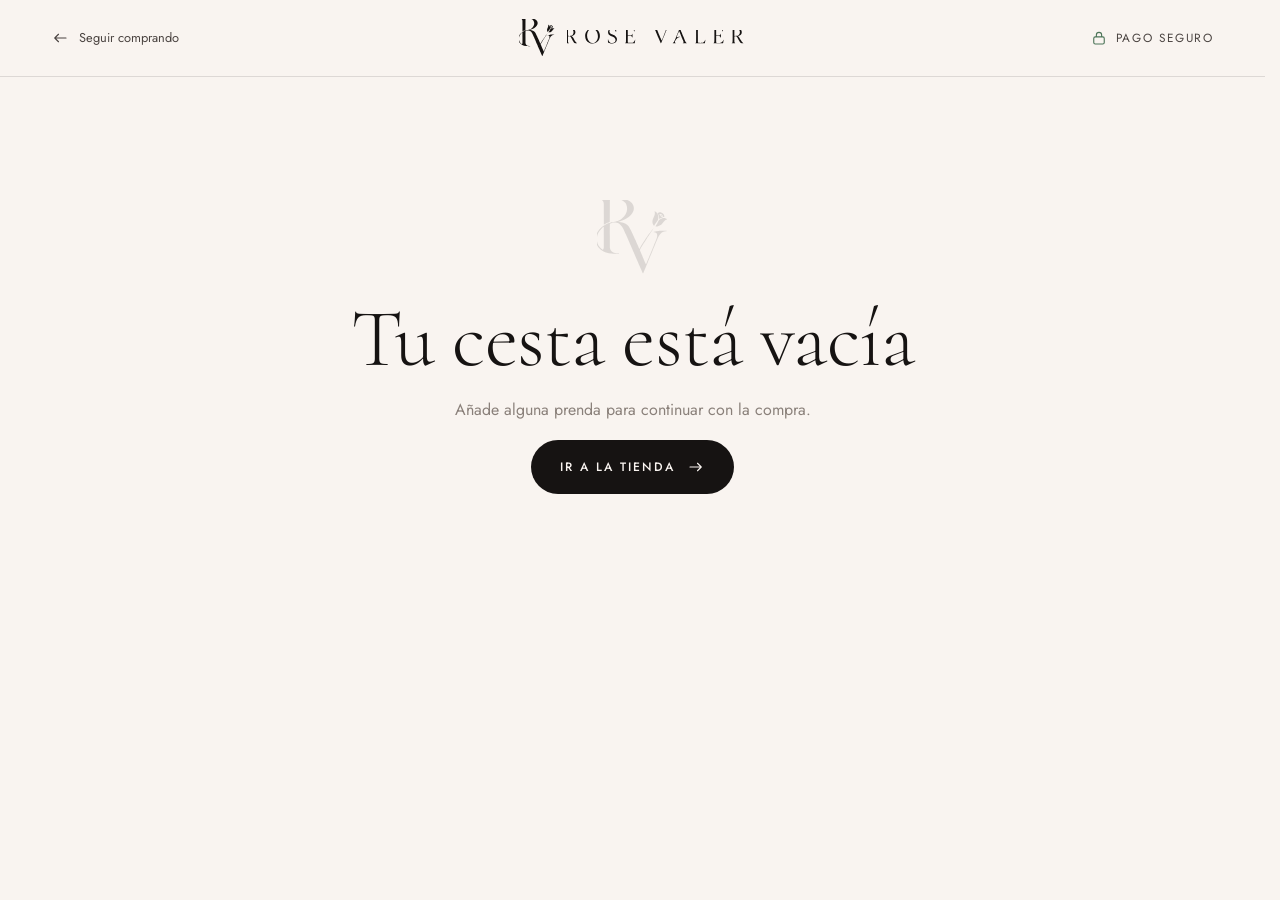
<file: checkout.html>
<!doctype html>
<html lang="es">
<head>
<meta charset="utf-8">
<meta name="viewport" content="width=device-width, initial-scale=1, viewport-fit=cover">
<title>Finalizar compra — Rose Valer</title>
<meta name="description" content="Finaliza tu pedido en Rose Valer de forma segura.">
<meta name="robots" content="noindex">
<meta name="theme-color" content="#F9F4F0">
<meta name="color-scheme" content="light">
<meta property="og:site_name" content="Rose Valer">
<meta property="og:type" content="website">
<meta property="og:locale" content="es_ES">
<meta property="og:image" content="og-image.jpg">
<meta name="twitter:card" content="summary_large_image">
<link rel="icon" href="favicon.svg" type="image/svg+xml">
<link rel="icon" href="favicon-32.png" sizes="32x32" type="image/png">
<link rel="apple-touch-icon" href="apple-touch-icon.png">
<link rel="manifest" href="site.webmanifest">
<script>
  /* Antes de pintar: activar JS, saltar la intro si ya se vio en esta sesión y respetar "reducir movimiento" */
  (function (h) {
    h.classList.add('js');
    // La intro sale en la primera visita y SIEMPRE al recargar; al navegar por enlaces internos no
    var nav = performance.getEntriesByType && performance.getEntriesByType('navigation')[0];
    var recarga = nav ? nav.type === 'reload' : (performance.navigation && performance.navigation.type === 1);
    try { if (!recarga && sessionStorage.getItem('rv:intro')) h.classList.add('no-intro'); } catch (e) { if (!recarga) h.classList.add('no-intro'); }
    if (matchMedia('(prefers-reduced-motion: reduce)').matches) h.classList.add('rm');
  })(document.documentElement);
</script>
<link rel="preconnect" href="https://fonts.googleapis.com">
<link rel="preconnect" href="https://fonts.gstatic.com" crossorigin>
<link rel="stylesheet" href="https://fonts.googleapis.com/css2?family=Cormorant:ital,wght@0,300..700;1,300..700&amp;family=Jost:wght@300..600&amp;display=swap" media="print" onload="this.media='all'">
<noscript><link rel="stylesheet" href="https://fonts.googleapis.com/css2?family=Cormorant:ital,wght@0,300..700;1,300..700&amp;family=Jost:wght@300..600&amp;display=swap"></noscript>
<link rel="stylesheet" href="assets/css/main.css">
<link rel="modulepreload" href="assets/js/data.js">
<link rel="modulepreload" href="assets/js/store.js">
<link rel="modulepreload" href="assets/js/ui.js">
<link rel="modulepreload" href="assets/js/fx.js">

</head>
<body class="page-checkout">
<svg class="sprite" aria-hidden="true" focusable="false"><symbol id="rv-mono" viewBox="9.0 9.2 416.6 434.6"><path fill="currentColor" fill-rule="evenodd" d="M283.2 442.4C282.6 442.1 282.1 441.3 281.3 439.1C281.0 438.4 280.0 436.0 278.9 433.6C277.9 431.3 276.3 427.6 275.4 425.4C274.5 423.2 272.7 419.2 271.5 416.5C270.3 413.8 268.5 409.7 267.5 407.4C266.5 405.0 265.0 401.5 264.1 399.5C263.2 397.5 260.7 391.9 258.6 387.0C256.5 382.1 253.8 376.0 252.7 373.4C251.5 370.8 250.0 367.3 249.4 365.8C248.7 364.2 247.5 361.3 246.6 359.4C244.8 355.4 241.2 347.1 241.2 346.8C241.2 346.8 239.5 342.8 237.4 338.0C235.3 333.3 233.0 328.1 232.4 326.5C231.7 324.9 230.4 321.9 229.5 319.8C228.6 317.6 226.9 313.9 225.9 311.4C223.4 305.4 221.8 301.8 218.9 295.2C217.6 292.3 215.8 288.1 214.9 285.9C214.0 283.7 212.5 280.4 211.7 278.5C209.5 273.6 207.4 268.6 204.9 262.8C203.7 259.9 201.4 254.7 199.8 251.1C196.6 243.9 195.1 240.4 193.1 235.8C192.4 234.0 191.0 230.8 189.9 228.5C188.9 226.3 188.0 224.4 188.0 224.4C188.0 224.3 186.2 220.2 184.0 215.3C181.7 210.4 178.9 204.1 177.7 201.4C173.3 191.5 166.8 179.1 163.2 173.6C159.3 167.9 154.7 162.7 149.9 158.8C143.3 153.3 135.0 149.8 126.8 149.0C122.5 148.5 111.9 148.8 108.5 149.5C100.8 150.9 97.6 152.2 94.7 155.0C93.3 156.3 92.7 157.1 92.5 157.8C92.3 158.4 92.3 180.8 92.3 226.3L92.4 293.9L92.9 296.7C95.3 308.9 100.2 315.8 109.9 320.5C117.7 324.3 125.8 325.9 140.0 326.4C144.7 326.6 145.0 326.6 145.4 327.1C145.9 327.8 145.8 328.4 145.2 329.0L144.7 329.6L127.3 329.4C109.4 329.2 107.6 329.2 98.6 328.0C82.7 326.0 67.7 321.7 55.9 315.8C44.6 310.2 34.7 302.5 27.0 293.4C21.1 286.5 15.8 276.3 13.2 267.2C10.8 258.9 10.0 253.4 10.0 245.7C10.0 229.2 14.0 215.5 23.4 200.2C31.0 187.9 44.2 175.0 58.7 165.9C67.0 160.6 74.3 156.7 82.2 153.4C87.8 151.1 92.2 149.6 98.4 148.2C102.9 147.1 104.6 146.8 113.8 145.4C127.1 143.3 135.5 140.7 146.5 135.1C151.5 132.6 154.8 130.6 160.9 126.3C166.1 122.6 173.8 115.1 177.6 110.0C180.0 106.7 183.9 100.3 185.5 96.9C188.6 90.3 191.0 81.7 191.8 74.4C192.2 70.5 191.9 61.5 191.3 57.8C189.9 49.8 186.0 40.6 181.7 35.0C174.5 25.8 164.6 19.3 153.6 16.5C145.9 14.6 147.0 14.7 121.6 14.6L98.8 14.5L97.7 15.0C96.4 15.7 94.1 18.0 93.1 19.6L92.4 20.9L92.2 82.8C92.1 133.8 92.1 144.7 91.8 145.1C91.6 145.3 91.0 145.6 90.5 145.8C88.5 146.4 80.7 149.4 78.0 150.6C73.5 152.5 67.2 155.8 62.6 158.5C60.4 159.9 58.4 161.0 58.3 161.0C58.1 161.0 57.9 160.8 57.8 160.5C57.6 160.2 57.5 141.5 57.5 102.0C57.5 68.7 57.4 42.5 57.3 40.8C56.9 35.4 55.8 31.1 53.9 27.2C51.9 23.2 49.9 20.7 46.7 18.5C42.1 15.2 37.1 13.9 27.9 13.5C25.5 13.4 23.4 13.2 23.3 13.1C22.7 12.5 22.7 11.3 23.2 10.8L23.8 10.2L90.3 10.3C156.2 10.4 156.9 10.4 161.4 10.9C180.4 13.2 193.3 17.1 205.4 24.4C211.2 27.9 218.1 33.9 221.7 38.7C224.8 42.8 227.6 48.4 229.2 53.2C231.7 61.2 231.8 71.4 229.4 79.4C226.0 90.3 220.6 98.8 211.1 108.0C199.2 119.5 183.3 129.1 163.5 136.9C158.0 139.0 147.4 142.4 142.5 143.6C141.1 144.0 139.8 144.4 139.7 144.5C139.3 144.9 140.6 145.2 142.4 145.2C148.6 145.3 162.8 147.6 169.5 149.8C179.1 152.9 188.8 158.5 195.3 164.7C198.7 167.9 203.3 173.8 206.1 178.5C209.7 184.3 219.6 204.3 225.0 216.2C226.3 219.3 228.4 224.0 229.6 226.5C230.8 229.0 232.5 232.8 233.4 234.8C234.2 236.7 237.4 243.8 240.4 250.5C243.4 257.2 246.3 263.9 247.0 265.5C248.2 268.4 250.4 273.5 253.7 280.9C256.0 286.0 257.0 288.2 259.8 294.8C261.0 297.7 262.2 300.4 262.4 300.7C263.1 301.8 263.7 301.4 264.8 299.2C267.3 294.1 274.9 280.8 278.0 276.0C278.9 274.6 280.8 271.5 282.2 269.1C286.9 261.3 302.6 237.8 310.7 226.4C312.1 224.3 314.1 221.5 315.1 220.1C316.1 218.8 318.0 216.2 319.5 214.4C322.5 210.6 330.3 200.4 337.7 190.6C342.5 184.2 343.8 182.7 343.8 183.5C343.8 184.0 342.3 186.6 339.9 190.3C338.8 192.0 336.1 196.2 334.0 199.6C330.2 205.7 313.6 230.7 305.6 242.4C303.4 245.7 300.0 250.8 298.1 253.8C296.3 256.7 293.3 261.4 291.5 264.1C287.1 270.8 284.9 274.3 277.8 286.2C269.3 300.3 266.0 306.5 266.0 308.1C266.0 309.2 266.6 310.8 270.6 319.6C272.3 323.5 274.2 327.9 274.9 329.5C275.5 331.1 276.6 333.7 277.4 335.4C278.1 337.0 279.6 340.6 280.8 343.2C281.9 345.9 283.3 349.1 283.8 350.4C286.1 355.5 299.4 386.7 300.5 389.4C300.7 390.0 301.0 390.2 301.4 390.2C301.9 390.2 302.1 389.9 302.8 388.3C303.2 387.2 304.2 384.8 305.0 382.9C305.8 380.9 307.6 376.6 309.0 373.1C314.7 359.0 316.9 353.8 318.1 350.9C318.7 349.5 320.6 345.1 322.2 341.1C323.9 337.1 325.9 332.4 326.6 330.5C327.4 328.6 328.3 326.3 328.8 325.4C329.2 324.4 330.5 321.1 331.7 318.0C333.0 314.9 334.7 310.7 335.5 308.8C337.1 304.9 340.1 297.7 346.2 282.5C348.3 277.5 350.4 272.2 351.1 270.8C351.7 269.4 353.5 265.2 355.0 261.5C356.5 257.7 358.6 252.6 359.6 250.1C364.2 238.8 366.3 230.4 366.3 223.2C366.3 219.3 365.8 217.0 364.3 214.0C363.4 212.0 362.8 211.3 361.1 209.6C357.8 206.3 354.3 204.9 347.8 204.6C345.7 204.5 344.9 204.3 344.8 204.1C344.6 203.5 345.0 203.3 348.6 202.3C358.0 199.6 365.4 198.3 375.1 197.3C378.5 197.0 383.3 196.9 399.8 196.8C422.1 196.7 421.0 196.6 421.0 198.1C421.0 199.1 420.1 199.4 416.1 199.8C402.9 201.3 393.2 205.9 384.6 214.8C381.6 217.9 380.2 219.7 377.7 223.5C373.4 230.2 369.6 238.2 361.9 257.2C359.9 262.1 357.7 267.5 357.0 269.1C356.3 270.7 355.3 273.1 354.9 274.3C354.4 275.5 352.8 279.4 351.3 283.0C346.0 295.8 343.7 301.4 341.7 306.1C340.6 308.7 339.0 312.6 338.2 314.6C337.4 316.7 335.7 320.7 334.5 323.6C333.3 326.5 331.5 331.0 330.4 333.5C329.4 336.0 327.9 339.5 327.3 341.1C325.8 344.5 322.9 351.5 320.4 357.8C319.5 360.0 317.9 363.7 316.9 366.0C316.0 368.3 314.0 373.2 312.5 376.9C311.0 380.6 309.1 385.2 308.3 387.1C307.5 389.1 306.1 392.4 305.2 394.6C304.3 396.8 302.5 401.2 301.2 404.5C299.8 407.7 298.8 410.3 298.8 410.4C298.8 410.5 294.8 420.2 293.8 422.4C293.3 423.5 292.5 425.6 291.9 427.0C291.3 428.4 289.7 432.3 288.4 435.6C287.0 438.9 285.9 441.8 285.8 441.9C285.7 442.2 284.6 442.8 284.2 442.7C284.0 442.7 283.6 442.6 283.2 442.4ZM53.7 305.0C55.0 303.1 56.1 300.1 56.8 296.5L57.4 293.6L57.4 234.2C57.4 171.6 57.4 173.7 56.3 173.8C55.5 173.8 48.0 180.0 43.8 184.1C34.7 193.0 27.4 203.6 23.2 213.9C20.3 221.1 18.8 226.5 17.6 234.2C16.9 238.9 17.0 250.5 17.7 255.0C19.2 263.6 21.5 270.7 25.2 278.1C27.0 281.7 28.1 283.4 31.0 287.5C36.7 295.1 42.7 301.0 49.2 305.4C51.9 307.2 52.3 307.1 53.7 305.0ZM358.2 171.5C356.9 171.3 357.0 170.6 358.7 168.0C359.6 166.8 361.1 164.2 362.2 162.3C363.2 160.4 364.9 157.4 365.9 155.7C367.0 153.9 368.8 150.3 370.0 147.7C374.6 137.9 375.4 136.6 379.1 133.1C382.8 129.5 388.3 126.2 392.8 124.8C397.5 123.3 398.5 123.1 403.8 123.1C408.5 123.1 408.7 123.2 411.8 123.9C415.2 124.8 418.8 126.4 421.8 128.2C424.5 129.8 424.6 130.5 422.3 130.9C419.9 131.2 415.4 133.3 412.3 135.5C410.0 137.1 406.1 141.0 404.0 143.8C395.6 154.9 390.4 160.8 386.5 163.4C380.6 167.4 373.6 170.3 367.5 171.1C364.6 171.6 359.5 171.8 358.2 171.5ZM347.2 167.4C344.9 165.0 341.8 159.4 340.6 155.8C339.1 151.2 338.4 145.3 338.8 141.0C339.4 134.8 340.8 130.1 344.9 121.0C349.6 110.7 351.0 106.9 352.1 101.2C352.8 98.1 352.8 97.6 352.7 93.5C352.6 90.5 352.4 88.4 352.0 86.8C351.2 83.0 351.5 82.8 355.0 84.9C358.5 87.0 359.3 87.6 361.6 89.8C367.1 95.3 370.4 101.6 372.3 110.0C373.1 113.9 373.1 122.4 372.3 126.2C370.1 136.2 370.3 135.8 365.0 142.1C359.1 149.2 353.1 158.4 350.3 165.0C349.6 166.4 349.0 167.8 348.9 167.9C348.6 168.5 348.0 168.3 347.2 167.4ZM377.2 123.7C377.5 113.6 376.1 107.9 371.3 100.3C369.0 96.6 368.9 96.5 370.2 95.3C373.0 92.7 379.7 90.1 384.0 89.8C386.0 89.7 386.7 89.8 388.8 90.4C395.6 92.2 400.8 96.4 404.4 103.0C406.1 106.1 406.7 107.9 407.2 111.5C407.5 114.2 407.5 114.8 407.2 115.8L406.9 116.9L405.1 116.8C402.9 116.8 401.4 116.2 398.6 114.0C395.9 112.0 395.9 111.9 396.8 110.4C397.6 109.0 397.7 108.4 397.1 107.1C395.9 104.2 390.7 100.6 386.6 99.7C384.3 99.3 380.9 99.5 380.3 100.1C379.2 101.1 379.7 103.1 382.0 106.9C384.3 110.6 386.4 112.5 391.3 115.0C392.7 115.7 394.9 116.6 396.3 117.0C399.6 117.9 399.6 118.5 396.0 119.3C391.8 120.2 385.9 122.8 381.2 126.0C379.4 127.2 377.7 128.2 377.4 128.2C377.0 128.2 377.0 128.0 377.2 123.7ZM391.2 110.3C389.0 109.4 385.8 106.4 385.8 105.2C385.8 104.6 386.4 104.0 387.0 104.0C388.0 104.0 390.2 105.3 391.4 106.5C392.8 107.9 393.6 109.7 393.0 110.4C392.6 110.8 392.7 110.8 391.2 110.3Z"/></symbol><symbol id="rv-word" viewBox="8.8 9.1 791.5 70.7"><path fill="currentColor" fill-rule="evenodd" d="M123.6 77.4C120.0 76.6 118.7 76.2 115.4 74.6C104.4 69.3 97.8 57.9 97.8 44.3C97.7 34.6 101.2 26.0 108.0 19.2C113.2 13.9 121.8 10.5 130.1 10.5C139.7 10.5 147.2 13.4 153.1 19.4C158.1 24.4 160.7 29.3 162.3 36.6C163.1 40.5 163.1 48.2 162.3 51.6C159.7 62.5 153.9 70.4 145.1 74.8C139.4 77.7 130.3 78.8 123.6 77.4ZM210.8 77.4C208.9 77.0 206.1 76.4 204.7 75.9C203.3 75.4 201.7 75.0 201.1 74.9C199.2 74.6 199.1 74.5 198.8 73.7C198.6 73.2 198.5 70.4 198.5 66.1C198.5 59.7 198.5 59.2 198.9 59.3C199.2 59.4 199.7 60.3 200.4 62.1C202.0 66.4 203.1 68.3 205.4 70.8C209.0 74.5 212.5 76.0 217.5 76.1C222.6 76.2 226.1 74.8 228.9 71.5C232.8 66.9 233.1 60.2 229.5 55.5C227.2 52.3 223.6 50.2 214.5 46.2C208.9 43.7 206.9 42.6 204.7 40.5C200.8 36.9 199.2 33.1 199.1 27.6C199.1 25.2 199.2 24.3 199.7 22.9C202.6 14.2 209.2 10.1 219.9 10.6C223.5 10.7 225.7 11.2 229.4 12.4C230.8 12.8 232.4 13.2 233.1 13.3C233.9 13.4 234.5 13.6 234.7 13.9C235.2 14.6 235.1 26.8 234.7 27.2C234.2 27.6 234.0 27.3 232.9 24.4C231.0 19.4 227.9 15.3 224.7 13.7C223.0 12.8 219.8 12.0 218.0 12.0C216.2 12.0 213.0 12.8 211.3 13.7C206.5 16.1 204.0 22.4 205.8 27.7C207.5 32.5 209.4 34.1 219.0 38.5C225.9 41.7 228.4 42.9 230.5 44.3C236.3 48.1 239.1 54.3 238.2 61.8C237.6 67.3 234.2 72.6 229.8 75.0C224.4 77.8 218.3 78.6 210.8 77.4ZM431.9 76.7C431.5 76.1 430.8 74.5 428.2 68.4C427.4 66.3 426.1 63.3 425.4 61.7C424.6 60.1 423.1 56.6 422.0 53.8C419.1 46.8 416.3 40.2 415.3 37.9C414.8 36.8 413.8 34.2 413.0 32.2C411.2 27.7 407.1 18.3 406.4 16.8C405.5 15.0 404.1 13.6 402.7 12.9C401.1 12.2 400.8 11.9 401.4 11.5C402.0 11.3 418.5 11.2 418.9 11.5C419.5 11.8 419.0 12.5 418.1 12.8C417.6 12.9 417.0 13.4 416.6 13.8C416.0 14.6 416.0 14.7 416.1 16.5C416.2 17.8 416.5 19.1 417.1 20.8C418.9 25.5 426.9 44.5 431.9 56.0C432.9 58.4 434.1 61.2 434.5 62.3C435.7 65.4 436.1 65.2 438.0 60.4C439.4 56.9 440.6 53.9 442.6 49.1C445.6 41.7 446.6 39.1 448.0 35.4C448.8 33.3 449.9 30.6 450.4 29.6C450.8 28.5 451.9 25.8 452.7 23.6C454.0 20.0 454.1 19.4 454.1 17.5C454.1 14.8 453.5 13.6 451.6 12.9C448.5 11.7 449.4 11.5 457.3 11.4C463.1 11.3 464.2 11.3 464.5 11.6C464.9 12.1 464.7 12.4 463.0 13.0C460.3 14.0 458.8 15.7 456.7 19.9C455.8 21.9 455.0 23.5 455.0 23.6C455.0 23.7 454.5 25.0 453.8 26.5C453.2 27.9 452.2 30.5 451.5 32.2C449.8 36.7 440.7 59.3 439.7 61.4C439.3 62.3 438.1 65.2 437.1 67.6C433.2 77.4 432.8 78.0 431.9 76.7ZM10.8 76.7C10.0 76.4 9.9 76.6 12.1 75.0C12.7 74.6 13.4 73.9 13.6 73.4C14.5 71.6 14.5 68.8 14.4 42.8C14.4 19.5 14.3 17.3 13.9 16.1C13.4 14.4 12.3 13.2 11.0 12.6C9.8 12.2 9.8 11.7 10.9 11.5C12.2 11.2 33.5 11.2 36.6 11.5C43.3 12.1 47.5 13.9 50.8 17.5C55.1 22.3 56.0 29.2 53.1 35.2C50.9 39.8 47.2 42.7 41.4 44.4C40.2 44.7 39.1 45.1 39.0 45.1C38.4 45.5 38.8 46.3 39.9 46.9C40.5 47.2 41.3 47.9 41.8 48.5C43.4 50.2 46.7 55.4 49.2 60.1C54.4 69.7 57.3 73.3 61.3 75.2C62.6 75.8 63.5 76.4 63.4 76.6C63.4 76.8 62.1 76.9 59.2 76.9C55.6 77.0 54.9 77.0 53.4 76.5C51.4 75.8 49.2 74.5 48.0 73.1C46.5 71.5 42.3 64.3 37.3 55.0C34.1 49.1 32.3 46.9 30.1 46.3C28.5 45.8 22.9 45.9 22.4 46.4C22.0 46.7 22.0 48.2 22.0 58.6C22.0 65.2 22.1 71.0 22.2 71.7C22.6 73.4 23.4 74.6 24.8 75.4C25.6 75.8 26.0 76.2 25.9 76.5C25.9 76.8 25.1 76.9 18.6 76.9C14.1 77.0 11.1 76.9 10.8 76.7ZM274.6 76.7C274.2 76.3 274.2 76.3 275.4 75.4C276.9 74.3 277.6 73.3 278.0 71.6C278.2 70.7 278.3 63.0 278.3 43.9C278.3 17.7 278.3 17.4 277.7 15.8C277.2 14.2 276.4 13.3 274.7 12.4C272.9 11.4 273.5 11.4 294.5 11.3C314.2 11.2 314.4 11.2 314.9 11.7C315.2 12.1 315.4 13.1 315.8 16.3C316.0 18.5 316.3 21.3 316.5 22.4C317.0 26.2 316.4 26.2 314.4 22.1C312.0 17.3 308.8 14.4 304.6 13.4C303.5 13.1 301.5 13.0 295.2 13.0C287.8 13.0 287.3 13.0 286.7 13.5L286.1 14.0L286.2 28.0C286.2 41.4 286.2 42.1 286.7 42.4C287.4 43.0 299.0 42.7 300.6 42.1C302.5 41.4 304.7 39.1 305.6 36.8C306.3 34.9 306.7 34.5 307.0 35.0C307.3 35.5 307.3 50.8 307.0 51.6C306.6 52.6 306.2 52.1 305.5 50.1C305.0 48.8 304.6 48.1 303.6 47.1C301.6 45.1 301.0 44.9 293.6 44.8C287.8 44.7 287.3 44.7 286.8 45.2C286.3 45.6 286.3 45.7 286.2 58.4C286.1 72.7 286.1 72.6 287.8 74.1L288.8 75.0L297.1 75.0C305.2 75.0 305.4 75.0 307.1 74.4C309.3 73.6 310.6 72.8 312.2 71.2C314.1 69.4 315.8 66.9 316.9 64.3C318.0 61.7 318.3 61.3 318.9 61.8C319.2 62.0 319.2 62.3 319.1 62.9C318.9 63.9 317.6 72.8 317.4 74.6C317.1 77.2 319.3 77.0 295.7 77.0C278.6 77.0 275.0 76.9 274.6 76.7ZM484.4 76.8C483.7 76.6 484.1 76.2 485.7 75.3C489.1 73.3 490.6 71.1 493.7 63.4C494.9 60.3 496.9 55.7 498.1 53.0C499.2 50.3 500.3 47.8 500.4 47.5C500.5 47.1 501.1 45.8 501.7 44.4C503.1 41.3 505.4 35.7 508.0 29.2C512.5 18.2 514.7 12.7 515.2 11.9C516.0 10.6 516.4 10.7 517.3 12.7C518.1 14.5 523.6 27.7 524.8 30.6C525.1 31.6 526.1 34.0 526.9 35.9C527.8 37.8 529.6 42.3 531.1 45.9C538.4 63.5 540.8 69.2 541.6 70.6C542.7 72.7 544.3 74.4 546.1 75.3C547.1 75.8 547.5 76.1 547.5 76.4C547.4 76.8 546.7 76.9 540.0 77.0C530.3 77.1 528.4 76.8 530.1 75.9C533.8 73.9 533.7 72.0 529.5 62.5C528.9 61.2 527.6 58.1 526.6 55.5C525.6 53.0 524.5 50.4 524.1 49.8C523.8 49.1 523.3 48.0 523.1 47.1C522.8 46.3 521.6 43.3 520.4 40.4C517.8 34.2 515.8 29.3 514.6 26.2C514.1 25.0 513.5 24.0 513.3 23.9C512.9 23.7 512.2 24.1 512.2 24.6C512.2 24.7 510.7 28.4 508.8 32.8C505.3 41.2 502.5 48.6 502.5 49.6C502.5 50.4 503.4 50.5 504.6 49.8C505.7 49.2 509.4 48.3 512.0 48.0C514.3 47.7 518.5 48.0 518.5 48.5C518.5 48.6 517.7 48.8 516.7 49.0C511.2 49.8 507.0 52.0 502.5 56.4C498.5 60.3 494.6 67.1 494.3 70.5C494.1 73.2 494.8 74.5 497.2 75.8C497.9 76.2 498.0 76.3 497.7 76.6C497.5 76.9 496.4 77.0 491.2 77.0C487.7 77.0 484.7 76.9 484.4 76.8ZM584.0 76.8C583.5 76.5 583.8 76.1 585.3 75.3C586.9 74.5 587.6 73.2 588.0 70.8C588.2 69.6 588.2 60.6 588.2 43.4C588.2 21.2 588.2 17.7 587.9 16.4C587.3 14.2 586.7 13.4 585.2 12.8C583.9 12.2 583.7 11.8 584.8 11.5C585.6 11.3 599.1 11.2 599.8 11.4C600.6 11.7 600.3 12.2 598.9 12.9C597.4 13.6 597.0 14.1 596.4 16.0C596.0 17.2 596.0 20.3 596.0 43.9C596.0 58.4 596.1 70.9 596.2 71.6C596.5 73.0 597.1 73.9 598.3 74.6C599.1 75.1 599.6 75.1 606.9 75.1C615.2 75.1 615.8 75.0 619.2 73.6C621.9 72.4 625.3 68.4 627.0 64.3C628.9 59.6 629.4 60.8 628.4 67.8C628.2 69.2 627.9 71.7 627.6 73.2C627.4 75.1 627.1 76.3 626.8 76.5C626.4 77.0 625.4 77.0 605.4 77.0C593.8 77.0 584.2 76.9 584.0 76.8ZM664.8 76.8C664.2 76.6 664.5 76.1 665.7 75.4C666.4 75.1 667.3 74.3 667.6 73.8C669.0 71.7 669.0 71.5 669.0 43.7C669.0 19.0 669.0 18.1 668.5 16.4C667.9 14.2 667.5 13.6 666.0 12.9C664.6 12.2 664.4 11.6 665.5 11.4C665.9 11.3 674.9 11.3 685.5 11.3C703.4 11.3 704.7 11.3 705.2 11.7C705.8 12.2 706.1 13.6 706.9 20.5C707.5 26.2 707.1 26.6 705.1 22.6C702.4 17.1 699.6 14.5 695.3 13.4C694.1 13.1 692.3 13.0 685.9 13.0L678.0 13.0L677.4 13.6L676.8 14.2L676.8 28.1C676.8 39.5 676.8 42.0 677.1 42.4C677.4 42.8 677.8 42.9 681.5 42.9C683.7 43.0 686.6 42.9 687.9 42.8C692.6 42.3 695.1 40.3 696.4 36.0C696.8 34.8 697.3 34.4 697.6 35.0C697.9 35.5 698.1 51.1 697.8 51.8C697.4 52.8 697.0 52.6 696.4 51.0C695.6 48.9 695.1 48.2 693.9 47.0C691.7 45.0 691.2 44.9 684.1 44.8C678.0 44.7 677.8 44.7 677.3 45.2C676.7 45.8 676.7 45.8 676.8 58.9C676.9 72.0 676.9 72.1 677.4 73.1C678.5 75.2 678.3 75.1 687.6 75.1C695.7 75.0 696.0 75.0 697.7 74.4C700.4 73.5 701.4 72.8 703.7 70.4C705.4 68.5 706.0 67.7 707.3 65.0C708.3 63.1 709.1 61.8 709.3 61.8C709.9 61.7 709.9 62.5 709.3 65.8C709.0 67.2 708.7 68.9 708.6 69.6C708.1 73.6 707.6 76.1 707.2 76.5C706.8 77.0 705.8 77.0 685.9 77.0C674.5 77.0 665.0 76.9 664.8 76.8ZM745.8 76.8C745.2 76.6 745.5 76.0 746.3 75.7C747.6 75.1 748.7 73.9 749.2 72.3C749.6 71.0 749.6 68.9 749.6 44.1C749.6 18.8 749.6 17.3 749.1 16.0C748.5 14.1 747.9 13.4 746.6 12.7C743.9 11.4 745.1 11.3 758.3 11.3C771.2 11.2 774.5 11.5 778.4 12.7C784.1 14.5 787.8 18.1 789.4 23.4C790.0 25.5 790.0 30.3 789.4 32.4C787.6 38.3 782.7 42.8 775.6 44.7C773.4 45.3 773.3 45.8 775.1 47.2C775.8 47.7 777.0 48.9 777.7 49.8C779.0 51.3 783.1 57.9 786.4 63.8C790.0 70.1 793.0 73.7 796.3 75.2C799.3 76.6 799.0 76.9 794.4 76.9C788.1 77.1 785.2 76.0 782.4 72.3C780.6 69.9 774.7 59.8 773.4 56.9C772.3 54.3 768.8 48.8 767.7 47.9C765.8 46.2 765.0 46.0 761.4 46.0C758.5 46.0 758.0 46.1 757.7 46.5C757.3 46.9 757.3 48.0 757.3 58.3C757.3 64.5 757.4 70.4 757.5 71.3C757.8 73.4 758.4 74.5 760.1 75.4C762.7 76.8 762.0 77.0 753.3 77.0C749.4 77.0 746.0 76.9 745.8 76.8ZM137.1 75.5C144.9 73.3 150.8 66.3 153.1 56.2C156.8 40.3 151.2 23.0 139.8 15.4C134.5 11.9 127.9 11.3 121.4 13.8C116.4 15.6 111.6 20.9 108.9 27.6C107.5 30.9 106.9 33.9 106.5 39.1C105.9 47.0 107.3 54.1 110.7 60.9C115.2 69.7 120.6 74.3 128.5 76.0C130.2 76.3 135.1 76.1 137.1 75.5ZM34.8 43.9C38.4 43.0 41.9 40.6 43.9 37.6C49.0 29.9 46.6 18.3 39.1 14.5C36.3 13.1 35.5 13.0 29.0 13.0C23.3 13.0 23.0 13.0 22.5 13.5C22.0 14.0 22.0 14.3 22.0 28.7C22.0 37.1 22.1 43.5 22.2 43.7C22.6 44.3 24.5 44.5 29.0 44.4C31.7 44.3 33.7 44.2 34.8 43.9ZM769.8 43.9C771.9 43.4 772.6 43.1 774.4 42.0C782.3 37.0 784.1 24.7 778.0 17.7C776.4 15.8 774.0 14.3 771.8 13.6C770.0 13.0 769.5 13.0 764.1 13.0C758.5 13.0 758.3 13.0 757.9 13.5C757.4 14.0 757.4 14.7 757.3 28.7C757.2 44.1 757.2 43.8 758.4 44.3C759.2 44.6 767.9 44.3 769.8 43.9Z"/></symbol><symbol id="rv-tag" viewBox="7.3 8.2 691.0 24.8"><path fill="currentColor" fill-rule="evenodd" d="M503.6 31.1C498.2 29.7 494.7 24.3 495.5 19.0C496.4 13.3 502.0 9.2 507.5 10.2C516.0 11.7 519.5 22.2 513.4 28.1C510.4 31.0 507.0 32.0 503.6 31.1ZM181.5 30.8C181.0 30.3 181.0 29.9 181.0 20.9C181.0 13.9 181.1 11.5 181.3 11.0L181.6 10.4L187.0 10.3C192.7 10.2 193.5 10.3 193.5 10.8C193.5 11.6 192.8 11.7 188.1 11.8C184.3 11.8 183.2 11.9 183.0 12.1C182.6 12.6 182.7 19.0 183.0 19.4C183.2 19.5 185.3 19.7 187.7 19.8L192.1 19.9L192.1 20.5L192.1 21.1L187.7 21.2C185.3 21.3 183.2 21.5 183.0 21.6C182.7 21.9 182.6 28.8 182.8 29.2C183.0 29.4 184.4 29.5 188.1 29.5C192.1 29.5 193.3 29.6 193.6 29.9C194.0 30.1 194.1 30.3 193.8 30.7C193.6 31.1 193.1 31.1 187.8 31.2C182.3 31.3 182.0 31.2 181.5 30.8ZM258.9 30.8C258.6 30.4 258.5 29.2 258.5 20.6C258.5 11.5 258.5 10.9 258.9 10.6C259.3 10.3 260.2 10.2 262.9 10.3C266.2 10.4 266.4 10.4 268.2 11.2C273.3 13.6 275.4 19.3 273.2 25.2C272.5 27.0 270.3 29.3 268.4 30.1C266.0 31.3 259.7 31.7 258.9 30.8ZM362.8 31.0C362.2 30.9 361.6 30.7 361.5 30.5C361.4 30.3 361.3 25.9 361.3 20.7C361.3 11.7 361.3 11.2 361.8 10.7C362.5 10.0 367.5 10.0 369.7 10.7C372.8 11.7 374.8 13.5 376.3 16.6C377.0 18.1 377.1 18.6 377.1 20.6C377.1 22.6 377.0 23.1 376.4 24.8C375.5 27.0 373.6 29.1 371.5 30.1C369.4 31.1 365.7 31.5 362.8 31.0ZM402.0 31.1C401.1 31.0 400.5 30.8 400.3 30.6C400.1 30.3 400.0 27.9 400.0 20.6C400.0 12.2 400.0 11.0 400.4 10.6C401.0 10.1 411.8 10.1 412.2 10.6C412.5 10.9 412.5 11.1 412.2 11.4C412.0 11.7 411.1 11.8 407.1 11.8C401.1 11.8 401.5 11.5 401.5 15.8C401.5 18.0 401.6 19.0 401.8 19.2C402.1 19.4 406.3 19.7 410.3 19.7C411.0 19.8 411.4 20.4 411.0 20.9C410.8 21.2 409.8 21.2 406.7 21.2C401.2 21.2 401.5 21.0 401.5 25.5C401.5 28.3 401.6 29.0 401.9 29.3C402.2 29.5 403.4 29.6 407.2 29.5C411.5 29.5 412.3 29.5 412.6 29.9C412.9 30.2 412.9 30.8 412.7 31.0C412.5 31.1 403.1 31.1 402.0 31.1ZM125.3 30.7C125.1 30.5 125.0 28.1 125.0 21.4C125.0 14.7 124.9 12.3 124.7 12.0C124.5 11.9 123.5 11.7 121.9 11.7C119.9 11.7 119.2 11.7 119.0 11.4C118.8 11.1 118.8 10.9 119.0 10.6C119.3 10.3 120.3 10.3 126.1 10.3L132.9 10.4L132.9 11.0C132.9 11.6 132.9 11.6 130.1 11.7C128.6 11.7 127.3 11.9 127.1 12.0C126.8 12.3 126.8 14.2 126.8 21.4C126.8 30.4 126.7 31.0 125.9 31.0C125.7 31.0 125.5 30.9 125.3 30.7ZM156.0 30.7C155.8 30.4 155.8 27.5 155.8 20.5C155.9 11.1 155.9 10.6 156.3 10.5C156.6 10.5 156.9 10.6 157.0 10.8C157.3 11.3 157.3 29.9 157.0 30.5C156.7 31.1 156.4 31.1 156.0 30.7ZM217.6 30.7C217.3 30.5 217.2 27.9 217.2 20.6C217.2 12.0 217.3 10.7 217.6 10.6C218.2 10.4 218.5 10.8 223.3 16.5C229.5 24.0 232.3 27.0 232.7 26.9C233.0 26.9 233.1 25.7 233.2 19.0C233.2 14.7 233.3 11.0 233.4 10.8C233.4 10.6 233.8 10.5 234.1 10.5L234.6 10.6L234.7 20.5C234.7 30.0 234.7 31.0 234.0 31.0C233.8 31.0 229.8 26.5 222.9 18.3C221.1 16.1 219.7 14.7 219.5 14.7C219.0 14.8 219.0 15.2 219.0 22.4C219.0 27.2 218.9 30.2 218.7 30.5C218.4 31.1 218.0 31.1 217.6 30.7ZM295.0 30.5C294.9 30.2 294.9 29.8 295.2 29.1C296.1 27.4 298.7 21.2 299.5 19.0C299.9 17.8 300.8 15.7 301.5 14.2C302.1 12.8 302.8 11.3 303.0 10.9C303.3 10.1 303.7 10.1 304.2 11.0C305.2 13.2 307.4 18.0 308.1 20.0C308.6 21.3 309.2 22.7 309.4 23.1C309.6 23.5 310.1 24.8 310.5 25.9C310.9 27.0 311.5 28.4 311.8 28.9C312.4 30.2 312.3 30.9 311.6 30.9C311.0 30.9 310.1 29.1 308.6 25.3C307.9 23.2 307.6 23.1 303.2 23.2L299.5 23.3L298.9 24.6C298.5 25.3 298.0 26.7 297.6 27.6C296.4 30.7 295.6 31.6 295.0 30.5ZM462.3 30.5C462.1 30.2 462.0 26.5 462.0 20.6C462.0 12.2 462.0 11.1 462.4 10.7C463.0 10.1 467.8 10.0 469.2 10.6C471.6 11.7 473.0 13.7 473.0 16.2C473.0 18.2 472.5 19.3 470.9 20.9C469.6 22.1 469.5 22.3 469.8 22.8C469.9 23.1 471.0 24.9 472.0 26.7C474.0 30.0 474.4 31.0 473.5 31.0C472.7 31.0 472.1 30.0 468.7 24.0C467.9 22.6 467.4 22.2 465.8 22.2C465.0 22.2 464.2 22.4 464.0 22.6C463.8 22.8 463.8 24.0 463.8 26.5C463.8 29.5 463.7 30.3 463.4 30.6C462.8 31.1 462.6 31.1 462.3 30.5ZM539.0 30.6C538.7 29.9 538.9 11.0 539.3 10.6C539.5 10.3 540.3 10.2 542.1 10.2C546.2 10.3 547.9 11.1 549.3 13.8C550.2 15.6 550.2 16.9 549.3 18.7C548.2 21.1 545.8 22.2 542.2 22.2C541.6 22.2 541.0 22.4 540.8 22.6C540.6 22.8 540.5 24.0 540.5 26.6C540.5 30.4 540.4 31.0 539.6 31.0C539.4 31.0 539.2 30.8 539.0 30.6ZM569.7 30.6C569.5 30.3 569.6 29.8 570.2 28.2C571.1 26.1 571.2 25.8 572.3 23.4C572.5 22.7 573.1 21.3 573.5 20.2C573.9 19.2 574.9 16.8 575.7 15.0C576.6 13.1 577.2 11.4 577.2 11.1C577.2 10.6 578.0 10.3 578.5 10.7C578.7 10.8 579.0 11.3 579.1 11.8C579.3 12.2 579.6 13.1 579.9 13.8C581.5 17.2 582.9 20.4 583.7 22.4C584.1 23.6 584.6 24.9 584.7 25.1C585.9 27.7 586.8 30.0 586.7 30.4C586.6 31.1 585.7 31.0 585.3 30.2C584.8 29.2 584.0 27.3 584.0 27.1C584.0 27.0 583.8 26.6 583.7 26.2C583.5 25.8 583.2 25.2 583.0 24.7C582.9 24.2 582.6 23.7 582.4 23.5C581.9 23.1 574.6 23.1 574.1 23.5C574.0 23.6 573.1 25.3 572.3 27.2C570.7 30.7 570.3 31.3 569.7 30.6ZM508.6 29.3C511.1 28.5 513.1 26.6 514.3 24.0C515.1 22.2 515.0 18.9 514.0 16.9C512.6 13.7 509.5 11.7 505.9 11.7C503.4 11.7 501.8 12.4 500.0 14.0C498.0 15.7 497.2 17.6 497.1 20.6C497.0 22.8 497.0 22.9 497.9 24.7C500.0 28.8 504.5 30.7 508.6 29.3ZM267.8 28.7C270.8 27.1 272.3 24.7 272.5 21.2C272.6 18.4 271.9 16.5 270.2 14.6C268.5 12.7 266.7 12.0 263.3 11.8C261.5 11.7 260.7 11.8 260.4 12.0C259.9 12.4 259.8 28.7 260.3 29.2C260.5 29.4 261.4 29.5 263.5 29.5C266.1 29.4 266.5 29.3 267.8 28.7ZM370.5 28.8C374.4 27.1 376.3 22.6 375.1 18.1C374.5 15.6 373.2 14.0 370.8 12.8C369.4 12.1 364.0 11.5 363.4 12.0C362.9 12.4 362.8 28.7 363.3 29.2C363.8 29.8 369.1 29.5 370.5 28.8ZM306.5 21.4C306.8 21.0 306.8 20.8 306.5 20.2C306.3 19.7 306.0 18.9 305.8 18.2C304.9 16.0 303.9 14.1 303.5 14.1C303.2 14.1 300.5 20.2 300.5 21.0C300.5 21.7 300.7 21.8 303.5 21.8C305.6 21.8 306.3 21.7 306.5 21.4ZM581.2 21.1C581.3 20.9 581.0 20.0 580.7 19.3C580.3 18.5 579.7 17.0 579.3 16.0C578.2 13.1 577.9 13.3 575.9 18.5C575.7 19.0 575.4 19.7 575.2 20.2C574.6 21.6 574.9 21.8 578.2 21.7C580.8 21.6 581.1 21.6 581.2 21.1ZM39.3 20.8C11.5 20.6 10.2 20.6 9.9 20.2C9.2 19.0 8.3 19.0 44.0 19.0C67.1 19.0 77.7 19.1 78.0 19.3C78.6 19.6 78.6 20.1 78.2 20.4C77.7 20.8 71.0 20.9 39.3 20.8ZM468.9 20.3C472.6 18.6 472.3 13.3 468.4 12.1C466.9 11.7 464.5 11.6 464.0 12.1C463.8 12.3 463.8 13.6 463.8 16.3C463.8 19.8 463.8 20.3 464.2 20.5C464.9 20.9 467.8 20.8 468.9 20.3ZM545.9 20.1C547.5 19.5 548.4 17.4 548.1 15.3C547.9 13.7 546.6 12.4 544.8 12.0C543.1 11.7 541.2 11.7 540.8 12.1C540.6 12.3 540.5 13.6 540.5 16.3C540.5 19.8 540.6 20.3 540.9 20.5C541.5 20.8 544.8 20.6 545.9 20.1ZM627.7 20.6C627.3 20.2 627.5 19.5 628.1 19.3C628.4 19.1 643.6 19.0 661.9 19.0C697.3 19.0 696.2 18.9 696.0 20.1C695.9 20.6 695.3 20.6 661.9 20.7C643.1 20.7 627.8 20.7 627.7 20.6Z"/></symbol><symbol id="i-search" viewBox="0 0 24 24"><g fill="none" stroke="currentColor" stroke-width="1.5" stroke-linecap="round"><circle cx="11" cy="11" r="6.5"/><path d="m20 20-4.2-4.2"/></g></symbol>
<symbol id="i-heart" viewBox="0 0 24 24"><path fill="none" stroke="currentColor" stroke-width="1.5" stroke-linejoin="round" d="M12 20s-7.5-4.6-7.5-10.1A4.4 4.4 0 0 1 12 7.3a4.4 4.4 0 0 1 7.5 2.6C19.5 15.4 12 20 12 20Z"/></symbol>
<symbol id="i-heart-fill" viewBox="0 0 24 24"><path fill="currentColor" stroke="currentColor" stroke-width="1.5" stroke-linejoin="round" d="M12 20s-7.5-4.6-7.5-10.1A4.4 4.4 0 0 1 12 7.3a4.4 4.4 0 0 1 7.5 2.6C19.5 15.4 12 20 12 20Z"/></symbol>
<symbol id="i-bag" viewBox="0 0 24 24"><g fill="none" stroke="currentColor" stroke-width="1.5" stroke-linejoin="round"><path d="M5 8h14l-1 12H6L5 8Z"/><path d="M9 8V6.5a3 3 0 0 1 6 0V8"/></g></symbol>
<symbol id="i-close" viewBox="0 0 24 24"><path fill="none" stroke="currentColor" stroke-width="1.5" stroke-linecap="round" d="M6 6l12 12M18 6 6 18"/></symbol>
<symbol id="i-arrow" viewBox="0 0 24 24"><path fill="none" stroke="currentColor" stroke-width="1.5" stroke-linecap="round" stroke-linejoin="round" d="M4 12h15M14 7l5 5-5 5"/></symbol>
<symbol id="i-arrow-left" viewBox="0 0 24 24"><path fill="none" stroke="currentColor" stroke-width="1.5" stroke-linecap="round" stroke-linejoin="round" d="M20 12H5M10 7l-5 5 5 5"/></symbol>
<symbol id="i-plus" viewBox="0 0 24 24"><path fill="none" stroke="currentColor" stroke-width="1.5" stroke-linecap="round" d="M12 5v14M5 12h14"/></symbol>
<symbol id="i-minus" viewBox="0 0 24 24"><path fill="none" stroke="currentColor" stroke-width="1.5" stroke-linecap="round" d="M5 12h14"/></symbol>
<symbol id="i-chev" viewBox="0 0 24 24"><path fill="none" stroke="currentColor" stroke-width="1.5" stroke-linecap="round" stroke-linejoin="round" d="m6 9 6 6 6-6"/></symbol>
<symbol id="i-chev-right" viewBox="0 0 24 24"><path fill="none" stroke="currentColor" stroke-width="1.5" stroke-linecap="round" stroke-linejoin="round" d="m9 6 6 6-6 6"/></symbol>
<symbol id="i-truck" viewBox="0 0 24 24"><g fill="none" stroke="currentColor" stroke-width="1.5" stroke-linejoin="round"><path d="M2.5 6.5h11.5v9.5H2.5zM14 9.5h3.6l3 3.2V16H14"/><circle cx="6.5" cy="17.5" r="1.7" fill="var(--paper, #fff)"/><circle cx="17" cy="17.5" r="1.7" fill="var(--paper, #fff)"/></g></symbol>
<symbol id="i-return" viewBox="0 0 24 24"><g fill="none" stroke="currentColor" stroke-width="1.5" stroke-linecap="round" stroke-linejoin="round"><path d="M4.5 9H15a5 5 0 0 1 0 10H8"/><path d="m8.5 5-4 4 4 4"/></g></symbol>
<symbol id="i-lock" viewBox="0 0 24 24"><g fill="none" stroke="currentColor" stroke-width="1.5"><rect x="5" y="10.5" width="14" height="9.5" rx="2"/><path d="M8.5 10.5V8a3.5 3.5 0 0 1 7 0v2.5"/></g></symbol>
<symbol id="i-chat" viewBox="0 0 24 24"><path fill="none" stroke="currentColor" stroke-width="1.5" stroke-linejoin="round" d="M20 12a8 8 0 0 1-11.6 7.1L4 20l1-4.2A8 8 0 1 1 20 12Z"/></symbol>
<symbol id="i-check" viewBox="0 0 24 24"><path fill="none" stroke="currentColor" stroke-width="1.6" stroke-linecap="round" stroke-linejoin="round" d="m5 12.5 4.5 4.5L19 7.5"/></symbol>
<symbol id="i-trash" viewBox="0 0 24 24"><path fill="none" stroke="currentColor" stroke-width="1.5" stroke-linecap="round" stroke-linejoin="round" d="M5 7h14M10 7V5h4v2M7 7l1 13h8l1-13"/></symbol>
<symbol id="i-ruler" viewBox="0 0 24 24"><g fill="none" stroke="currentColor" stroke-width="1.5" stroke-linejoin="round"><path d="M3 15.5 15.5 3 21 8.5 8.5 21z"/><path d="m7 12 2 2M10 9l2 2M13 6l2 2"/></g></symbol>
<symbol id="i-filter" viewBox="0 0 24 24"><g fill="none" stroke="currentColor" stroke-width="1.5" stroke-linecap="round"><path d="M4 7h10M18 7h2M4 17h4M12 17h8"/><circle cx="16" cy="7" r="2"/><circle cx="10" cy="17" r="2"/></g></symbol>
<symbol id="i-grid-2" viewBox="0 0 24 24"><g fill="none" stroke="currentColor" stroke-width="1.5"><rect x="4" y="4" width="7" height="16" rx="1"/><rect x="13" y="4" width="7" height="16" rx="1"/></g></symbol>
<symbol id="i-grid-3" viewBox="0 0 24 24"><g fill="none" stroke="currentColor" stroke-width="1.5"><rect x="3" y="4" width="4.6" height="16" rx="1"/><rect x="9.7" y="4" width="4.6" height="16" rx="1"/><rect x="16.4" y="4" width="4.6" height="16" rx="1"/></g></symbol>
<symbol id="i-grid-4" viewBox="0 0 24 24"><g fill="none" stroke="currentColor" stroke-width="1.5"><rect x="3" y="4" width="3.4" height="16" rx=".8"/><rect x="7.9" y="4" width="3.4" height="16" rx=".8"/><rect x="12.8" y="4" width="3.4" height="16" rx=".8"/><rect x="17.6" y="4" width="3.4" height="16" rx=".8"/></g></symbol>
<symbol id="i-spark" viewBox="0 0 24 24"><path fill="currentColor" d="M12 2.5c.7 5 3.8 8.4 9.5 9.5-5.7 1.1-8.8 4.5-9.5 9.5-.7-5-3.8-8.4-9.5-9.5 5.7-1.1 8.8-4.5 9.5-9.5Z"/></symbol>
<symbol id="i-eye" viewBox="0 0 24 24"><g fill="none" stroke="currentColor" stroke-width="1.5"><path d="M2.5 12S6 5.5 12 5.5 21.5 12 21.5 12 18 18.5 12 18.5 2.5 12 2.5 12Z"/><circle cx="12" cy="12" r="3"/></g></symbol>
<symbol id="i-zoom" viewBox="0 0 24 24"><g fill="none" stroke="currentColor" stroke-width="1.5" stroke-linecap="round"><circle cx="11" cy="11" r="6.5"/><path d="m20 20-4.2-4.2M11 8.5v5M8.5 11h5"/></g></symbol>
<symbol id="i-package" viewBox="0 0 24 24"><g fill="none" stroke="currentColor" stroke-width="1.5" stroke-linejoin="round"><path d="M12 3 20 7.5v9L12 21l-8-4.5v-9L12 3Z"/><path d="M4 7.5 12 12l8-4.5M12 12v9"/></g></symbol>
<symbol id="i-shield" viewBox="0 0 24 24"><g fill="none" stroke="currentColor" stroke-width="1.5" stroke-linecap="round" stroke-linejoin="round"><path d="M12 3 19 6v5.5c0 4.4-3 8-7 9.5-4-1.5-7-5.1-7-9.5V6l7-3Z"/><path d="m9 12 2 2 4-4"/></g></symbol>
<symbol id="i-help" viewBox="0 0 24 24"><g fill="none" stroke="currentColor" stroke-width="1.5" stroke-linecap="round"><circle cx="12" cy="12" r="8.5"/><path d="M9.7 9.5a2.4 2.4 0 1 1 3.3 2.2c-.6.3-1 .8-1 1.5v.4"/><circle cx="12" cy="16.6" r=".4" fill="currentColor"/></g></symbol>
<symbol id="i-instagram" viewBox="0 0 24 24"><g fill="none" stroke="currentColor" stroke-width="1.5"><rect x="3.5" y="3.5" width="17" height="17" rx="5"/><circle cx="12" cy="12" r="4"/><circle cx="17.2" cy="6.8" r=".7" fill="currentColor" stroke="none"/></g></symbol>
<symbol id="i-tiktok" viewBox="0 0 24 24"><g fill="none" stroke="currentColor" stroke-width="1.5" stroke-linecap="round" stroke-linejoin="round"><path d="M14 4v10.5a3.5 3.5 0 1 1-3.5-3.5"/><path d="M14 4c.4 2.6 2.2 4.3 5 4.5"/></g></symbol>
<symbol id="i-pinterest" viewBox="0 0 24 24"><g fill="none" stroke="currentColor" stroke-width="1.5" stroke-linecap="round"><circle cx="12" cy="12" r="8.5"/><path d="M11.2 10c-.7 3.3-1.5 6.6-2.2 9.8M9.9 14c2.6 1.3 6.1-.3 6.1-3.9 0-2.4-2-4-4.3-4-3 0-4.6 2-4.6 4 0 1 .4 1.9 1.1 2.3"/></g></symbol>
</svg>
<a class="skip" href="#main">Saltar al contenido</a>
<header class="co-hdr">
  <div class="co-hdr__inner wrap">
    <a class="co-hdr__back" href="tienda.html"><svg class="i"><use href="#i-arrow-left"/></svg><span>Seguir comprando</span></a>
    <a class="hdr__logo co-hdr__logo" href="index.html" aria-label="Rose Valer, ir al inicio">
      <svg class="hdr__mono" viewBox="9 9.2 416.6 434.6" aria-hidden="true"><use href="#rv-mono"/></svg>
      <svg class="hdr__word" viewBox="8.8 9.1 791.5 70.7" aria-hidden="true"><use href="#rv-word"/></svg>
    </a>
    <p class="co-hdr__secure"><svg class="i"><use href="#i-lock"/></svg><span>Pago seguro</span></p>
  </div>
</header>

<main id="main" class="co" data-checkout>
  <div class="co__grid wrap" data-co-main>
    <!-- Resumen (arriba en móvil, a la derecha en escritorio) -->
    <aside class="co-sum" aria-labelledby="sum-title" data-co-summary>
      <button class="co-sum__toggle" type="button" aria-expanded="false" aria-controls="sum-body" data-sum-toggle>
        <span><svg class="i"><use href="#i-bag"/></svg> <span data-sum-toggle-label>Ver resumen del pedido</span></span>
        <b data-sum-total-mini></b>
      </button>
      <div class="co-sum__body" id="sum-body" data-sum-body>
        <h2 class="co-sum__title" id="sum-title">Resumen del pedido</h2>
        <ul class="co-sum__items" data-sum-items></ul>
        <form class="coupon" data-coupon hidden>
          <label class="sr-only" for="coupon">Código de descuento</label>
          <input id="coupon" name="coupon" placeholder="Código de descuento" autocomplete="off">
          <button class="btn btn--outline btn--sm" type="submit"><span>Aplicar</span></button>
          <p class="coupon__msg" data-coupon-msg aria-live="polite"></p>
        </form>
        <dl class="totals" data-sum-totals></dl>
        <ul class="co-sum__trust">
          <li><svg class="i"><use href="#i-return"/></svg>Devoluciones gratuitas en 30 días</li>
          <li><svg class="i"><use href="#i-shield"/></svg>Compra protegida y datos cifrados</li>
        </ul>
      </div>
    </aside>

    <div class="co-steps">
      <ol class="co-progress" aria-label="Pasos de la compra" data-co-progress>
        <li class="is-current"><span>1</span>Envío</li>
        <li><span>2</span>Entrega</li>
        <li><span>3</span>Pago</li>
      </ol>

      <form class="co-form" data-co-form novalidate>
        <!-- PASO 1 -->
        <section class="co-step is-open" data-step="1" aria-labelledby="step1-title">
          <header class="co-step__head">
            <h2 class="co-step__title" id="step1-title"><span>01</span> Datos de contacto y envío</h2>
            <button class="co-step__edit" type="button" data-step-edit="1" hidden>Editar</button>
          </header>
          <div class="co-step__resume" data-step-resume="1"></div>
          <div class="co-step__body">
            <div class="fields">
              <div class="field field--full">
                <input id="email" name="email" type="email" autocomplete="email" placeholder=" " required>
                <label for="email">Correo electrónico</label>
                <p class="field__err" id="email-err"></p>
              </div>
              <div class="field">
                <input id="nombre" name="nombre" autocomplete="given-name" placeholder=" " required>
                <label for="nombre">Nombre</label>
                <p class="field__err"></p>
              </div>
              <div class="field">
                <input id="apellidos" name="apellidos" autocomplete="family-name" placeholder=" " required>
                <label for="apellidos">Apellidos</label>
                <p class="field__err"></p>
              </div>
              <div class="field field--full">
                <input id="direccion" name="direccion" autocomplete="address-line1" placeholder=" " required>
                <label for="direccion">Dirección (calle y número)</label>
                <p class="field__err"></p>
              </div>
              <div class="field field--full">
                <input id="direccion2" name="direccion2" autocomplete="address-line2" placeholder=" ">
                <label for="direccion2">Piso, puerta, escalera (opcional)</label>
              </div>
              <div class="field">
                <input id="cp" name="cp" inputmode="numeric" autocomplete="postal-code" maxlength="5" placeholder=" " required>
                <label for="cp">Código postal</label>
                <p class="field__err"></p>
              </div>
              <div class="field">
                <input id="ciudad" name="ciudad" autocomplete="address-level2" placeholder=" " required>
                <label for="ciudad">Población</label>
                <p class="field__err"></p>
              </div>
              <div class="field field--select">
                <select id="provincia" name="provincia" autocomplete="address-level1" required data-provinces><option value="" disabled selected hidden></option></select>
                <label for="provincia">Provincia</label>
                <svg class="i"><use href="#i-chev"/></svg>
                <p class="field__err"></p>
              </div>
              <div class="field">
                <input id="telefono" name="telefono" type="tel" inputmode="tel" autocomplete="tel" placeholder=" " required>
                <label for="telefono">Teléfono (para la entrega)</label>
                <p class="field__err"></p>
              </div>
              <p class="zone-note field--full" data-zone-note hidden></p>
              <label class="check field--full"><input type="checkbox" name="news"><span class="check__ui" aria-hidden="true"></span>Quiero recibir novedades y lanzamientos por correo</label>
            </div>
            <button class="btn btn--dark btn--block" type="button" data-next="1"><span>Continuar con la entrega</span><svg class="i"><use href="#i-arrow"/></svg></button>
          </div>
        </section>

        <!-- PASO 2 -->
        <section class="co-step" data-step="2" aria-labelledby="step2-title">
          <header class="co-step__head">
            <h2 class="co-step__title" id="step2-title"><span>02</span> Método de entrega</h2>
            <button class="co-step__edit" type="button" data-step-edit="2" hidden>Editar</button>
          </header>
          <div class="co-step__resume" data-step-resume="2"></div>
          <div class="co-step__body">
            <div class="options" role="radiogroup" aria-label="Método de entrega" data-ship-methods></div>
            <button class="btn btn--dark btn--block" type="button" data-next="2"><span>Continuar con el pago</span><svg class="i"><use href="#i-arrow"/></svg></button>
          </div>
        </section>

        <!-- PASO 3 -->
        <section class="co-step" data-step="3" aria-labelledby="step3-title">
          <header class="co-step__head">
            <h2 class="co-step__title" id="step3-title"><span>03</span> Pago</h2>
          </header>
          <div class="co-step__body">
            <div class="options options--pay" role="radiogroup" aria-label="Forma de pago" data-pay-methods></div>
            <div class="pay-note">
              <svg class="i"><use href="#i-lock"/></svg>
              <p><b>Pasarela de pago pendiente de conectar.</b> Cuando se active, el pago se hará en una página segura del proveedor (Stripe, Redsys o PayPal). De momento el pedido se registra como <b>pedido de prueba</b>, sin cobro.</p>
            </div>
            <label class="check" data-terms-wrap><input type="checkbox" name="terms" required data-terms><span class="check__ui" aria-hidden="true"></span>He leído y acepto las <a href="ayuda.html#legal" target="_blank" rel="noopener">condiciones de venta</a> y la <a href="ayuda.html#legal" target="_blank" rel="noopener">política de privacidad</a>.</label>
            <p class="field__err" data-terms-err></p>
            <button class="btn btn--dark btn--block btn--lg" type="submit" data-place-order><span>Confirmar pedido · <b data-place-total></b></span><svg class="i"><use href="#i-lock"/></svg></button>
          </div>
        </section>
      </form>
    </div>
  </div>

  <!-- Cesta vacía -->
  <section class="co-empty wrap" data-co-empty hidden>
    <svg viewBox="9 9.2 416.6 434.6" class="empty__mono" aria-hidden="true"><use href="#rv-mono"/></svg>
    <h1 class="display">Tu cesta está vacía</h1>
    <p>Añade alguna prenda para continuar con la compra.</p>
    <a class="btn btn--dark" href="tienda.html"><span>Ir a la tienda</span><svg class="i"><use href="#i-arrow"/></svg></a>
  </section>

  <!-- Confirmación -->
  <section class="co-done wrap" data-co-done hidden aria-live="polite"></section>
</main>

<!-- Cesta -->
<dialog class="drawer" id="cart" aria-labelledby="cart-title">
  <div class="drawer__head">
    <h2 class="drawer__title" id="cart-title">Tu cesta <span data-cart-count-label></span></h2>
    <button class="icon-btn" type="button" data-close aria-label="Cerrar cesta"><svg class="i"><use href="#i-close"/></svg></button>
  </div>
  <div class="ship" data-ship></div>
  <div class="drawer__body" data-cart-body></div>
  <div class="drawer__foot" data-cart-foot></div>
</dialog>

<!-- Favoritos -->
<dialog class="drawer" id="favs" aria-labelledby="favs-title">
  <div class="drawer__head">
    <h2 class="drawer__title" id="favs-title">Favoritos <span data-fav-count-label></span></h2>
    <button class="icon-btn" type="button" data-close aria-label="Cerrar favoritos"><svg class="i"><use href="#i-close"/></svg></button>
  </div>
  <div class="drawer__body" data-favs-body></div>
</dialog>

<!-- Buscador -->
<dialog class="search" id="search" aria-label="Buscar productos">
  <div class="search__inner wrap">
    <form class="search__form" role="search" action="tienda.html" data-search-form>
      <svg class="i"><use href="#i-search"/></svg>
      <input class="search__input" type="search" name="q" placeholder="¿Qué estás buscando?" autocomplete="off" aria-label="Buscar" aria-controls="search-results" data-search-input>
      <button class="search__close" type="button" data-close aria-label="Cerrar buscador"><span>Esc</span><svg class="i"><use href="#i-close"/></svg></button>
    </form>
    <div class="search__suggest" data-search-suggest>
      <p class="eyebrow">Búsquedas frecuentes</p>
      <div class="chips">
        <button type="button" class="chip" data-term="abrigo">Abrigo</button>
        <button type="button" class="chip" data-term="punto">Punto</button>
        <button type="button" class="chip" data-term="camisa">Camisa</button>
        <button type="button" class="chip" data-term="vestido">Vestido</button>
        <button type="button" class="chip" data-term="bolso">Bolso</button>
      </div>
    </div>
    <div class="search__results" id="search-results" role="listbox" aria-label="Resultados" data-search-results></div>
  </div>
</dialog>

<!-- Vista rápida -->
<dialog class="modal quick" id="quick" aria-labelledby="quick-title">
  <button class="icon-btn modal__close" type="button" data-close aria-label="Cerrar"><svg class="i"><use href="#i-close"/></svg></button>
  <div class="quick__content" data-quick-body></div>
</dialog>

<!-- Guía de tallas -->
<dialog class="modal sizes-modal" id="sizes" aria-labelledby="sizes-title">
  <button class="icon-btn modal__close" type="button" data-close aria-label="Cerrar"><svg class="i"><use href="#i-close"/></svg></button>
  <div class="sizes-modal__body">
    <p class="eyebrow">Medidas del cuerpo en cm</p>
    <h2 class="h3" id="sizes-title">Guía de tallas</h2>
    <div class="table-wrap">
  <table class="size-table">
    <thead><tr><th scope="col">Talla</th><th scope="col">EU</th><th scope="col">Pecho</th><th scope="col">Cintura</th><th scope="col">Cadera</th></tr></thead>
    <tbody>
      <tr><th scope="row">XS</th><td>34</td><td>82–85</td><td>62–65</td><td>88–91</td></tr>
      <tr><th scope="row">S</th><td>36</td><td>86–89</td><td>66–69</td><td>92–95</td></tr>
      <tr><th scope="row">M</th><td>38</td><td>90–93</td><td>70–73</td><td>96–99</td></tr>
      <tr><th scope="row">L</th><td>40</td><td>94–97</td><td>74–77</td><td>100–103</td></tr>
      <tr><th scope="row">XL</th><td>42</td><td>98–101</td><td>78–81</td><td>104–107</td></tr>
    </tbody>
  </table>
</div>

    <p class="note">Guía orientativa. Si estás entre dos tallas, te recomendamos la mayor para un ajuste más cómodo.</p>
  </div>
</dialog>

<div class="toasts" aria-live="polite" aria-atomic="false" data-toasts></div>

<script type="module" src="assets/js/checkout.js"></script>
</body>
</html>
</file>
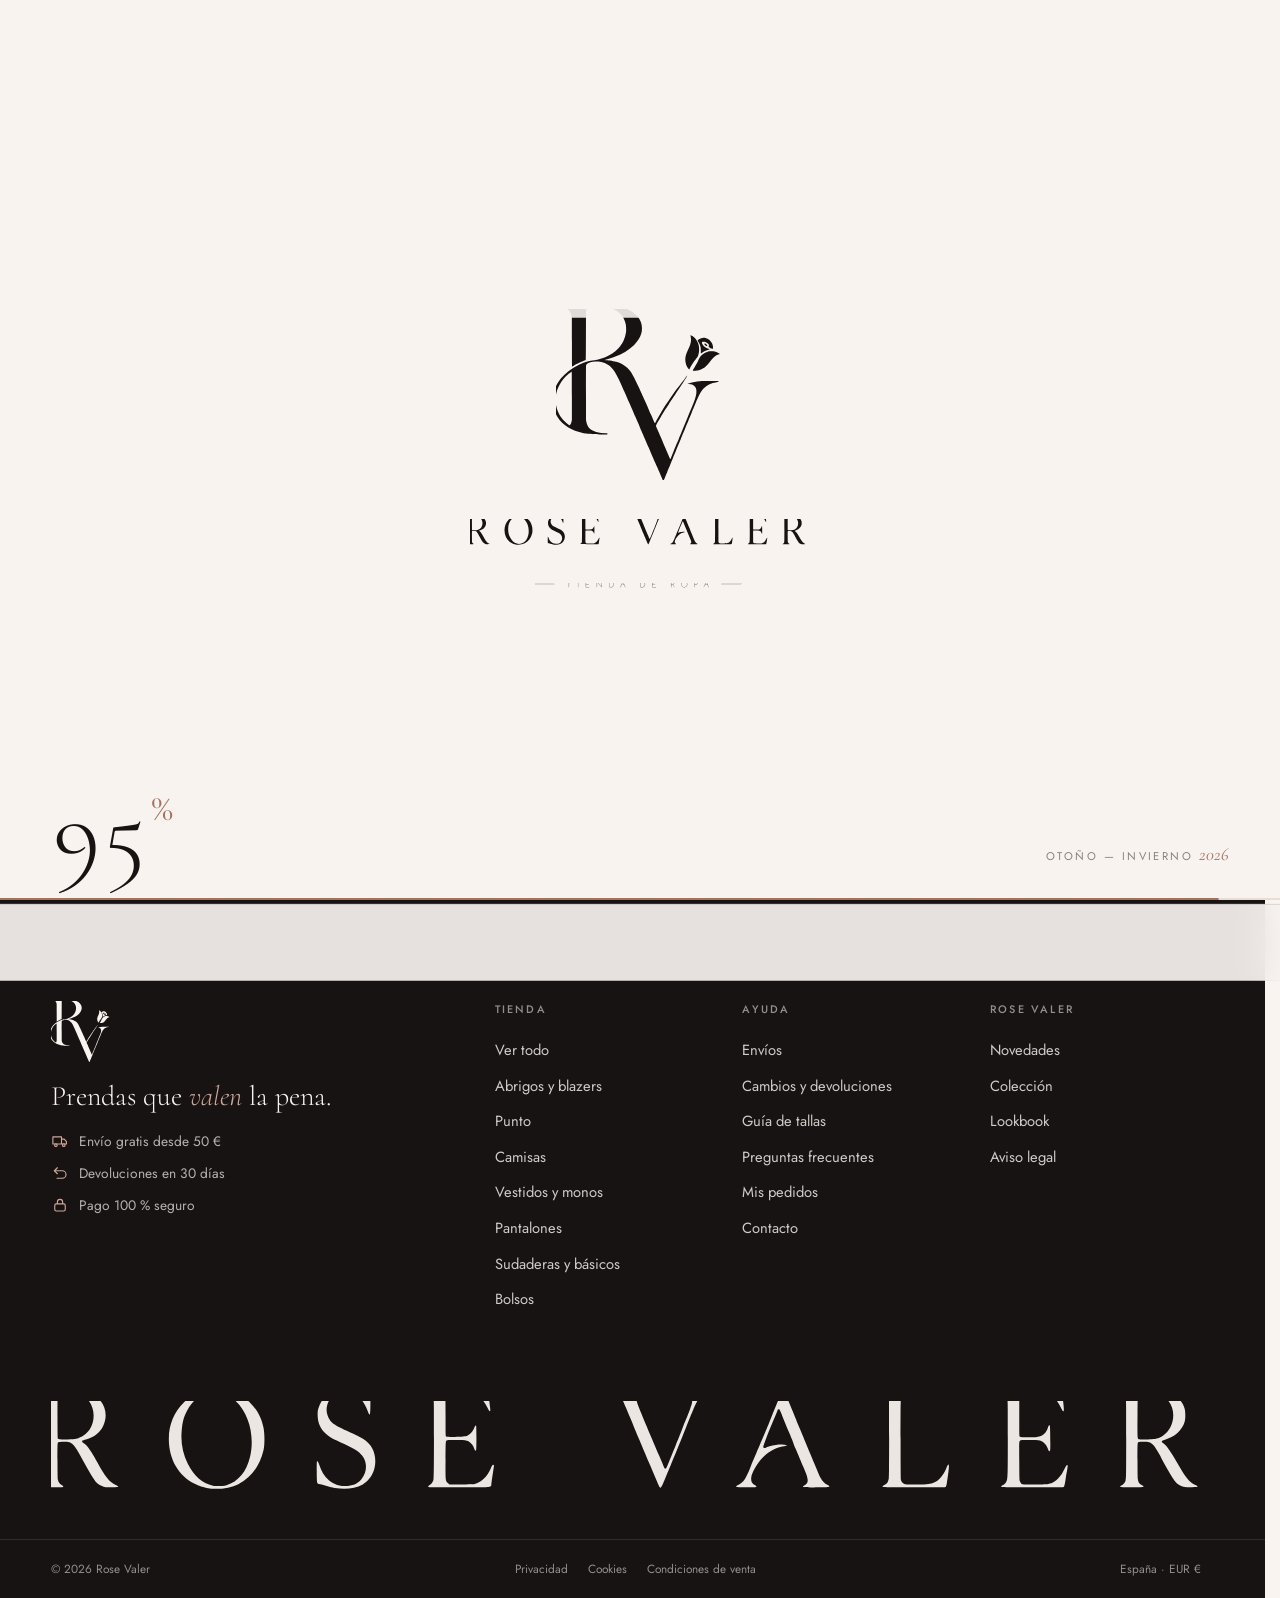
<file: producto.html>
<!doctype html>
<html lang="es">
<head>
<meta charset="utf-8">
<meta name="viewport" content="width=device-width, initial-scale=1, viewport-fit=cover">
<title>Producto — Rose Valer</title>
<meta name="description" content="Descubre los detalles, tallas y disponibilidad de esta prenda de Rose Valer.">
<meta property="og:title" content="Rose Valer">
<meta name="theme-color" content="#F9F4F0">
<meta name="color-scheme" content="light">
<meta property="og:site_name" content="Rose Valer">
<meta property="og:type" content="website">
<meta property="og:locale" content="es_ES">
<meta property="og:image" content="og-image.jpg">
<meta name="twitter:card" content="summary_large_image">
<link rel="icon" href="favicon.svg" type="image/svg+xml">
<link rel="icon" href="favicon-32.png" sizes="32x32" type="image/png">
<link rel="apple-touch-icon" href="apple-touch-icon.png">
<link rel="manifest" href="site.webmanifest">
<script>
  /* Antes de pintar: activar JS, saltar la intro si ya se vio en esta sesión y respetar "reducir movimiento" */
  (function (h) {
    h.classList.add('js');
    // La intro sale en la primera visita y SIEMPRE al recargar; al navegar por enlaces internos no
    var nav = performance.getEntriesByType && performance.getEntriesByType('navigation')[0];
    var recarga = nav ? nav.type === 'reload' : (performance.navigation && performance.navigation.type === 1);
    try { if (!recarga && sessionStorage.getItem('rv:intro')) h.classList.add('no-intro'); } catch (e) { if (!recarga) h.classList.add('no-intro'); }
    if (matchMedia('(prefers-reduced-motion: reduce)').matches) h.classList.add('rm');
  })(document.documentElement);
</script>
<link rel="preconnect" href="https://fonts.googleapis.com">
<link rel="preconnect" href="https://fonts.gstatic.com" crossorigin>
<link rel="stylesheet" href="https://fonts.googleapis.com/css2?family=Cormorant:ital,wght@0,300..700;1,300..700&amp;family=Jost:wght@300..600&amp;display=swap" media="print" onload="this.media='all'">
<noscript><link rel="stylesheet" href="https://fonts.googleapis.com/css2?family=Cormorant:ital,wght@0,300..700;1,300..700&amp;family=Jost:wght@300..600&amp;display=swap"></noscript>
<link rel="stylesheet" href="assets/css/main.css">
<link rel="modulepreload" href="assets/js/data.js">
<link rel="modulepreload" href="assets/js/store.js">
<link rel="modulepreload" href="assets/js/ui.js">
<link rel="modulepreload" href="assets/js/fx.js">

<link rel="modulepreload" href="assets/js/product.js">
</head>
<body class="page-product">
<svg class="sprite" aria-hidden="true" focusable="false"><symbol id="rv-mono" viewBox="9.0 9.2 416.6 434.6"><path fill="currentColor" fill-rule="evenodd" d="M283.2 442.4C282.6 442.1 282.1 441.3 281.3 439.1C281.0 438.4 280.0 436.0 278.9 433.6C277.9 431.3 276.3 427.6 275.4 425.4C274.5 423.2 272.7 419.2 271.5 416.5C270.3 413.8 268.5 409.7 267.5 407.4C266.5 405.0 265.0 401.5 264.1 399.5C263.2 397.5 260.7 391.9 258.6 387.0C256.5 382.1 253.8 376.0 252.7 373.4C251.5 370.8 250.0 367.3 249.4 365.8C248.7 364.2 247.5 361.3 246.6 359.4C244.8 355.4 241.2 347.1 241.2 346.8C241.2 346.8 239.5 342.8 237.4 338.0C235.3 333.3 233.0 328.1 232.4 326.5C231.7 324.9 230.4 321.9 229.5 319.8C228.6 317.6 226.9 313.9 225.9 311.4C223.4 305.4 221.8 301.8 218.9 295.2C217.6 292.3 215.8 288.1 214.9 285.9C214.0 283.7 212.5 280.4 211.7 278.5C209.5 273.6 207.4 268.6 204.9 262.8C203.7 259.9 201.4 254.7 199.8 251.1C196.6 243.9 195.1 240.4 193.1 235.8C192.4 234.0 191.0 230.8 189.9 228.5C188.9 226.3 188.0 224.4 188.0 224.4C188.0 224.3 186.2 220.2 184.0 215.3C181.7 210.4 178.9 204.1 177.7 201.4C173.3 191.5 166.8 179.1 163.2 173.6C159.3 167.9 154.7 162.7 149.9 158.8C143.3 153.3 135.0 149.8 126.8 149.0C122.5 148.5 111.9 148.8 108.5 149.5C100.8 150.9 97.6 152.2 94.7 155.0C93.3 156.3 92.7 157.1 92.5 157.8C92.3 158.4 92.3 180.8 92.3 226.3L92.4 293.9L92.9 296.7C95.3 308.9 100.2 315.8 109.9 320.5C117.7 324.3 125.8 325.9 140.0 326.4C144.7 326.6 145.0 326.6 145.4 327.1C145.9 327.8 145.8 328.4 145.2 329.0L144.7 329.6L127.3 329.4C109.4 329.2 107.6 329.2 98.6 328.0C82.7 326.0 67.7 321.7 55.9 315.8C44.6 310.2 34.7 302.5 27.0 293.4C21.1 286.5 15.8 276.3 13.2 267.2C10.8 258.9 10.0 253.4 10.0 245.7C10.0 229.2 14.0 215.5 23.4 200.2C31.0 187.9 44.2 175.0 58.7 165.9C67.0 160.6 74.3 156.7 82.2 153.4C87.8 151.1 92.2 149.6 98.4 148.2C102.9 147.1 104.6 146.8 113.8 145.4C127.1 143.3 135.5 140.7 146.5 135.1C151.5 132.6 154.8 130.6 160.9 126.3C166.1 122.6 173.8 115.1 177.6 110.0C180.0 106.7 183.9 100.3 185.5 96.9C188.6 90.3 191.0 81.7 191.8 74.4C192.2 70.5 191.9 61.5 191.3 57.8C189.9 49.8 186.0 40.6 181.7 35.0C174.5 25.8 164.6 19.3 153.6 16.5C145.9 14.6 147.0 14.7 121.6 14.6L98.8 14.5L97.7 15.0C96.4 15.7 94.1 18.0 93.1 19.6L92.4 20.9L92.2 82.8C92.1 133.8 92.1 144.7 91.8 145.1C91.6 145.3 91.0 145.6 90.5 145.8C88.5 146.4 80.7 149.4 78.0 150.6C73.5 152.5 67.2 155.8 62.6 158.5C60.4 159.9 58.4 161.0 58.3 161.0C58.1 161.0 57.9 160.8 57.8 160.5C57.6 160.2 57.5 141.5 57.5 102.0C57.5 68.7 57.4 42.5 57.3 40.8C56.9 35.4 55.8 31.1 53.9 27.2C51.9 23.2 49.9 20.7 46.7 18.5C42.1 15.2 37.1 13.9 27.9 13.5C25.5 13.4 23.4 13.2 23.3 13.1C22.7 12.5 22.7 11.3 23.2 10.8L23.8 10.2L90.3 10.3C156.2 10.4 156.9 10.4 161.4 10.9C180.4 13.2 193.3 17.1 205.4 24.4C211.2 27.9 218.1 33.9 221.7 38.7C224.8 42.8 227.6 48.4 229.2 53.2C231.7 61.2 231.8 71.4 229.4 79.4C226.0 90.3 220.6 98.8 211.1 108.0C199.2 119.5 183.3 129.1 163.5 136.9C158.0 139.0 147.4 142.4 142.5 143.6C141.1 144.0 139.8 144.4 139.7 144.5C139.3 144.9 140.6 145.2 142.4 145.2C148.6 145.3 162.8 147.6 169.5 149.8C179.1 152.9 188.8 158.5 195.3 164.7C198.7 167.9 203.3 173.8 206.1 178.5C209.7 184.3 219.6 204.3 225.0 216.2C226.3 219.3 228.4 224.0 229.6 226.5C230.8 229.0 232.5 232.8 233.4 234.8C234.2 236.7 237.4 243.8 240.4 250.5C243.4 257.2 246.3 263.9 247.0 265.5C248.2 268.4 250.4 273.5 253.7 280.9C256.0 286.0 257.0 288.2 259.8 294.8C261.0 297.7 262.2 300.4 262.4 300.7C263.1 301.8 263.7 301.4 264.8 299.2C267.3 294.1 274.9 280.8 278.0 276.0C278.9 274.6 280.8 271.5 282.2 269.1C286.9 261.3 302.6 237.8 310.7 226.4C312.1 224.3 314.1 221.5 315.1 220.1C316.1 218.8 318.0 216.2 319.5 214.4C322.5 210.6 330.3 200.4 337.7 190.6C342.5 184.2 343.8 182.7 343.8 183.5C343.8 184.0 342.3 186.6 339.9 190.3C338.8 192.0 336.1 196.2 334.0 199.6C330.2 205.7 313.6 230.7 305.6 242.4C303.4 245.7 300.0 250.8 298.1 253.8C296.3 256.7 293.3 261.4 291.5 264.1C287.1 270.8 284.9 274.3 277.8 286.2C269.3 300.3 266.0 306.5 266.0 308.1C266.0 309.2 266.6 310.8 270.6 319.6C272.3 323.5 274.2 327.9 274.9 329.5C275.5 331.1 276.6 333.7 277.4 335.4C278.1 337.0 279.6 340.6 280.8 343.2C281.9 345.9 283.3 349.1 283.8 350.4C286.1 355.5 299.4 386.7 300.5 389.4C300.7 390.0 301.0 390.2 301.4 390.2C301.9 390.2 302.1 389.9 302.8 388.3C303.2 387.2 304.2 384.8 305.0 382.9C305.8 380.9 307.6 376.6 309.0 373.1C314.7 359.0 316.9 353.8 318.1 350.9C318.7 349.5 320.6 345.1 322.2 341.1C323.9 337.1 325.9 332.4 326.6 330.5C327.4 328.6 328.3 326.3 328.8 325.4C329.2 324.4 330.5 321.1 331.7 318.0C333.0 314.9 334.7 310.7 335.5 308.8C337.1 304.9 340.1 297.7 346.2 282.5C348.3 277.5 350.4 272.2 351.1 270.8C351.7 269.4 353.5 265.2 355.0 261.5C356.5 257.7 358.6 252.6 359.6 250.1C364.2 238.8 366.3 230.4 366.3 223.2C366.3 219.3 365.8 217.0 364.3 214.0C363.4 212.0 362.8 211.3 361.1 209.6C357.8 206.3 354.3 204.9 347.8 204.6C345.7 204.5 344.9 204.3 344.8 204.1C344.6 203.5 345.0 203.3 348.6 202.3C358.0 199.6 365.4 198.3 375.1 197.3C378.5 197.0 383.3 196.9 399.8 196.8C422.1 196.7 421.0 196.6 421.0 198.1C421.0 199.1 420.1 199.4 416.1 199.8C402.9 201.3 393.2 205.9 384.6 214.8C381.6 217.9 380.2 219.7 377.7 223.5C373.4 230.2 369.6 238.2 361.9 257.2C359.9 262.1 357.7 267.5 357.0 269.1C356.3 270.7 355.3 273.1 354.9 274.3C354.4 275.5 352.8 279.4 351.3 283.0C346.0 295.8 343.7 301.4 341.7 306.1C340.6 308.7 339.0 312.6 338.2 314.6C337.4 316.7 335.7 320.7 334.5 323.6C333.3 326.5 331.5 331.0 330.4 333.5C329.4 336.0 327.9 339.5 327.3 341.1C325.8 344.5 322.9 351.5 320.4 357.8C319.5 360.0 317.9 363.7 316.9 366.0C316.0 368.3 314.0 373.2 312.5 376.9C311.0 380.6 309.1 385.2 308.3 387.1C307.5 389.1 306.1 392.4 305.2 394.6C304.3 396.8 302.5 401.2 301.2 404.5C299.8 407.7 298.8 410.3 298.8 410.4C298.8 410.5 294.8 420.2 293.8 422.4C293.3 423.5 292.5 425.6 291.9 427.0C291.3 428.4 289.7 432.3 288.4 435.6C287.0 438.9 285.9 441.8 285.8 441.9C285.7 442.2 284.6 442.8 284.2 442.7C284.0 442.7 283.6 442.6 283.2 442.4ZM53.7 305.0C55.0 303.1 56.1 300.1 56.8 296.5L57.4 293.6L57.4 234.2C57.4 171.6 57.4 173.7 56.3 173.8C55.5 173.8 48.0 180.0 43.8 184.1C34.7 193.0 27.4 203.6 23.2 213.9C20.3 221.1 18.8 226.5 17.6 234.2C16.9 238.9 17.0 250.5 17.7 255.0C19.2 263.6 21.5 270.7 25.2 278.1C27.0 281.7 28.1 283.4 31.0 287.5C36.7 295.1 42.7 301.0 49.2 305.4C51.9 307.2 52.3 307.1 53.7 305.0ZM358.2 171.5C356.9 171.3 357.0 170.6 358.7 168.0C359.6 166.8 361.1 164.2 362.2 162.3C363.2 160.4 364.9 157.4 365.9 155.7C367.0 153.9 368.8 150.3 370.0 147.7C374.6 137.9 375.4 136.6 379.1 133.1C382.8 129.5 388.3 126.2 392.8 124.8C397.5 123.3 398.5 123.1 403.8 123.1C408.5 123.1 408.7 123.2 411.8 123.9C415.2 124.8 418.8 126.4 421.8 128.2C424.5 129.8 424.6 130.5 422.3 130.9C419.9 131.2 415.4 133.3 412.3 135.5C410.0 137.1 406.1 141.0 404.0 143.8C395.6 154.9 390.4 160.8 386.5 163.4C380.6 167.4 373.6 170.3 367.5 171.1C364.6 171.6 359.5 171.8 358.2 171.5ZM347.2 167.4C344.9 165.0 341.8 159.4 340.6 155.8C339.1 151.2 338.4 145.3 338.8 141.0C339.4 134.8 340.8 130.1 344.9 121.0C349.6 110.7 351.0 106.9 352.1 101.2C352.8 98.1 352.8 97.6 352.7 93.5C352.6 90.5 352.4 88.4 352.0 86.8C351.2 83.0 351.5 82.8 355.0 84.9C358.5 87.0 359.3 87.6 361.6 89.8C367.1 95.3 370.4 101.6 372.3 110.0C373.1 113.9 373.1 122.4 372.3 126.2C370.1 136.2 370.3 135.8 365.0 142.1C359.1 149.2 353.1 158.4 350.3 165.0C349.6 166.4 349.0 167.8 348.9 167.9C348.6 168.5 348.0 168.3 347.2 167.4ZM377.2 123.7C377.5 113.6 376.1 107.9 371.3 100.3C369.0 96.6 368.9 96.5 370.2 95.3C373.0 92.7 379.7 90.1 384.0 89.8C386.0 89.7 386.7 89.8 388.8 90.4C395.6 92.2 400.8 96.4 404.4 103.0C406.1 106.1 406.7 107.9 407.2 111.5C407.5 114.2 407.5 114.8 407.2 115.8L406.9 116.9L405.1 116.8C402.9 116.8 401.4 116.2 398.6 114.0C395.9 112.0 395.9 111.9 396.8 110.4C397.6 109.0 397.7 108.4 397.1 107.1C395.9 104.2 390.7 100.6 386.6 99.7C384.3 99.3 380.9 99.5 380.3 100.1C379.2 101.1 379.7 103.1 382.0 106.9C384.3 110.6 386.4 112.5 391.3 115.0C392.7 115.7 394.9 116.6 396.3 117.0C399.6 117.9 399.6 118.5 396.0 119.3C391.8 120.2 385.9 122.8 381.2 126.0C379.4 127.2 377.7 128.2 377.4 128.2C377.0 128.2 377.0 128.0 377.2 123.7ZM391.2 110.3C389.0 109.4 385.8 106.4 385.8 105.2C385.8 104.6 386.4 104.0 387.0 104.0C388.0 104.0 390.2 105.3 391.4 106.5C392.8 107.9 393.6 109.7 393.0 110.4C392.6 110.8 392.7 110.8 391.2 110.3Z"/></symbol><symbol id="rv-word" viewBox="8.8 9.1 791.5 70.7"><path fill="currentColor" fill-rule="evenodd" d="M123.6 77.4C120.0 76.6 118.7 76.2 115.4 74.6C104.4 69.3 97.8 57.9 97.8 44.3C97.7 34.6 101.2 26.0 108.0 19.2C113.2 13.9 121.8 10.5 130.1 10.5C139.7 10.5 147.2 13.4 153.1 19.4C158.1 24.4 160.7 29.3 162.3 36.6C163.1 40.5 163.1 48.2 162.3 51.6C159.7 62.5 153.9 70.4 145.1 74.8C139.4 77.7 130.3 78.8 123.6 77.4ZM210.8 77.4C208.9 77.0 206.1 76.4 204.7 75.9C203.3 75.4 201.7 75.0 201.1 74.9C199.2 74.6 199.1 74.5 198.8 73.7C198.6 73.2 198.5 70.4 198.5 66.1C198.5 59.7 198.5 59.2 198.9 59.3C199.2 59.4 199.7 60.3 200.4 62.1C202.0 66.4 203.1 68.3 205.4 70.8C209.0 74.5 212.5 76.0 217.5 76.1C222.6 76.2 226.1 74.8 228.9 71.5C232.8 66.9 233.1 60.2 229.5 55.5C227.2 52.3 223.6 50.2 214.5 46.2C208.9 43.7 206.9 42.6 204.7 40.5C200.8 36.9 199.2 33.1 199.1 27.6C199.1 25.2 199.2 24.3 199.7 22.9C202.6 14.2 209.2 10.1 219.9 10.6C223.5 10.7 225.7 11.2 229.4 12.4C230.8 12.8 232.4 13.2 233.1 13.3C233.9 13.4 234.5 13.6 234.7 13.9C235.2 14.6 235.1 26.8 234.7 27.2C234.2 27.6 234.0 27.3 232.9 24.4C231.0 19.4 227.9 15.3 224.7 13.7C223.0 12.8 219.8 12.0 218.0 12.0C216.2 12.0 213.0 12.8 211.3 13.7C206.5 16.1 204.0 22.4 205.8 27.7C207.5 32.5 209.4 34.1 219.0 38.5C225.9 41.7 228.4 42.9 230.5 44.3C236.3 48.1 239.1 54.3 238.2 61.8C237.6 67.3 234.2 72.6 229.8 75.0C224.4 77.8 218.3 78.6 210.8 77.4ZM431.9 76.7C431.5 76.1 430.8 74.5 428.2 68.4C427.4 66.3 426.1 63.3 425.4 61.7C424.6 60.1 423.1 56.6 422.0 53.8C419.1 46.8 416.3 40.2 415.3 37.9C414.8 36.8 413.8 34.2 413.0 32.2C411.2 27.7 407.1 18.3 406.4 16.8C405.5 15.0 404.1 13.6 402.7 12.9C401.1 12.2 400.8 11.9 401.4 11.5C402.0 11.3 418.5 11.2 418.9 11.5C419.5 11.8 419.0 12.5 418.1 12.8C417.6 12.9 417.0 13.4 416.6 13.8C416.0 14.6 416.0 14.7 416.1 16.5C416.2 17.8 416.5 19.1 417.1 20.8C418.9 25.5 426.9 44.5 431.9 56.0C432.9 58.4 434.1 61.2 434.5 62.3C435.7 65.4 436.1 65.2 438.0 60.4C439.4 56.9 440.6 53.9 442.6 49.1C445.6 41.7 446.6 39.1 448.0 35.4C448.8 33.3 449.9 30.6 450.4 29.6C450.8 28.5 451.9 25.8 452.7 23.6C454.0 20.0 454.1 19.4 454.1 17.5C454.1 14.8 453.5 13.6 451.6 12.9C448.5 11.7 449.4 11.5 457.3 11.4C463.1 11.3 464.2 11.3 464.5 11.6C464.9 12.1 464.7 12.4 463.0 13.0C460.3 14.0 458.8 15.7 456.7 19.9C455.8 21.9 455.0 23.5 455.0 23.6C455.0 23.7 454.5 25.0 453.8 26.5C453.2 27.9 452.2 30.5 451.5 32.2C449.8 36.7 440.7 59.3 439.7 61.4C439.3 62.3 438.1 65.2 437.1 67.6C433.2 77.4 432.8 78.0 431.9 76.7ZM10.8 76.7C10.0 76.4 9.9 76.6 12.1 75.0C12.7 74.6 13.4 73.9 13.6 73.4C14.5 71.6 14.5 68.8 14.4 42.8C14.4 19.5 14.3 17.3 13.9 16.1C13.4 14.4 12.3 13.2 11.0 12.6C9.8 12.2 9.8 11.7 10.9 11.5C12.2 11.2 33.5 11.2 36.6 11.5C43.3 12.1 47.5 13.9 50.8 17.5C55.1 22.3 56.0 29.2 53.1 35.2C50.9 39.8 47.2 42.7 41.4 44.4C40.2 44.7 39.1 45.1 39.0 45.1C38.4 45.5 38.8 46.3 39.9 46.9C40.5 47.2 41.3 47.9 41.8 48.5C43.4 50.2 46.7 55.4 49.2 60.1C54.4 69.7 57.3 73.3 61.3 75.2C62.6 75.8 63.5 76.4 63.4 76.6C63.4 76.8 62.1 76.9 59.2 76.9C55.6 77.0 54.9 77.0 53.4 76.5C51.4 75.8 49.2 74.5 48.0 73.1C46.5 71.5 42.3 64.3 37.3 55.0C34.1 49.1 32.3 46.9 30.1 46.3C28.5 45.8 22.9 45.9 22.4 46.4C22.0 46.7 22.0 48.2 22.0 58.6C22.0 65.2 22.1 71.0 22.2 71.7C22.6 73.4 23.4 74.6 24.8 75.4C25.6 75.8 26.0 76.2 25.9 76.5C25.9 76.8 25.1 76.9 18.6 76.9C14.1 77.0 11.1 76.9 10.8 76.7ZM274.6 76.7C274.2 76.3 274.2 76.3 275.4 75.4C276.9 74.3 277.6 73.3 278.0 71.6C278.2 70.7 278.3 63.0 278.3 43.9C278.3 17.7 278.3 17.4 277.7 15.8C277.2 14.2 276.4 13.3 274.7 12.4C272.9 11.4 273.5 11.4 294.5 11.3C314.2 11.2 314.4 11.2 314.9 11.7C315.2 12.1 315.4 13.1 315.8 16.3C316.0 18.5 316.3 21.3 316.5 22.4C317.0 26.2 316.4 26.2 314.4 22.1C312.0 17.3 308.8 14.4 304.6 13.4C303.5 13.1 301.5 13.0 295.2 13.0C287.8 13.0 287.3 13.0 286.7 13.5L286.1 14.0L286.2 28.0C286.2 41.4 286.2 42.1 286.7 42.4C287.4 43.0 299.0 42.7 300.6 42.1C302.5 41.4 304.7 39.1 305.6 36.8C306.3 34.9 306.7 34.5 307.0 35.0C307.3 35.5 307.3 50.8 307.0 51.6C306.6 52.6 306.2 52.1 305.5 50.1C305.0 48.8 304.6 48.1 303.6 47.1C301.6 45.1 301.0 44.9 293.6 44.8C287.8 44.7 287.3 44.7 286.8 45.2C286.3 45.6 286.3 45.7 286.2 58.4C286.1 72.7 286.1 72.6 287.8 74.1L288.8 75.0L297.1 75.0C305.2 75.0 305.4 75.0 307.1 74.4C309.3 73.6 310.6 72.8 312.2 71.2C314.1 69.4 315.8 66.9 316.9 64.3C318.0 61.7 318.3 61.3 318.9 61.8C319.2 62.0 319.2 62.3 319.1 62.9C318.9 63.9 317.6 72.8 317.4 74.6C317.1 77.2 319.3 77.0 295.7 77.0C278.6 77.0 275.0 76.9 274.6 76.7ZM484.4 76.8C483.7 76.6 484.1 76.2 485.7 75.3C489.1 73.3 490.6 71.1 493.7 63.4C494.9 60.3 496.9 55.7 498.1 53.0C499.2 50.3 500.3 47.8 500.4 47.5C500.5 47.1 501.1 45.8 501.7 44.4C503.1 41.3 505.4 35.7 508.0 29.2C512.5 18.2 514.7 12.7 515.2 11.9C516.0 10.6 516.4 10.7 517.3 12.7C518.1 14.5 523.6 27.7 524.8 30.6C525.1 31.6 526.1 34.0 526.9 35.9C527.8 37.8 529.6 42.3 531.1 45.9C538.4 63.5 540.8 69.2 541.6 70.6C542.7 72.7 544.3 74.4 546.1 75.3C547.1 75.8 547.5 76.1 547.5 76.4C547.4 76.8 546.7 76.9 540.0 77.0C530.3 77.1 528.4 76.8 530.1 75.9C533.8 73.9 533.7 72.0 529.5 62.5C528.9 61.2 527.6 58.1 526.6 55.5C525.6 53.0 524.5 50.4 524.1 49.8C523.8 49.1 523.3 48.0 523.1 47.1C522.8 46.3 521.6 43.3 520.4 40.4C517.8 34.2 515.8 29.3 514.6 26.2C514.1 25.0 513.5 24.0 513.3 23.9C512.9 23.7 512.2 24.1 512.2 24.6C512.2 24.7 510.7 28.4 508.8 32.8C505.3 41.2 502.5 48.6 502.5 49.6C502.5 50.4 503.4 50.5 504.6 49.8C505.7 49.2 509.4 48.3 512.0 48.0C514.3 47.7 518.5 48.0 518.5 48.5C518.5 48.6 517.7 48.8 516.7 49.0C511.2 49.8 507.0 52.0 502.5 56.4C498.5 60.3 494.6 67.1 494.3 70.5C494.1 73.2 494.8 74.5 497.2 75.8C497.9 76.2 498.0 76.3 497.7 76.6C497.5 76.9 496.4 77.0 491.2 77.0C487.7 77.0 484.7 76.9 484.4 76.8ZM584.0 76.8C583.5 76.5 583.8 76.1 585.3 75.3C586.9 74.5 587.6 73.2 588.0 70.8C588.2 69.6 588.2 60.6 588.2 43.4C588.2 21.2 588.2 17.7 587.9 16.4C587.3 14.2 586.7 13.4 585.2 12.8C583.9 12.2 583.7 11.8 584.8 11.5C585.6 11.3 599.1 11.2 599.8 11.4C600.6 11.7 600.3 12.2 598.9 12.9C597.4 13.6 597.0 14.1 596.4 16.0C596.0 17.2 596.0 20.3 596.0 43.9C596.0 58.4 596.1 70.9 596.2 71.6C596.5 73.0 597.1 73.9 598.3 74.6C599.1 75.1 599.6 75.1 606.9 75.1C615.2 75.1 615.8 75.0 619.2 73.6C621.9 72.4 625.3 68.4 627.0 64.3C628.9 59.6 629.4 60.8 628.4 67.8C628.2 69.2 627.9 71.7 627.6 73.2C627.4 75.1 627.1 76.3 626.8 76.5C626.4 77.0 625.4 77.0 605.4 77.0C593.8 77.0 584.2 76.9 584.0 76.8ZM664.8 76.8C664.2 76.6 664.5 76.1 665.7 75.4C666.4 75.1 667.3 74.3 667.6 73.8C669.0 71.7 669.0 71.5 669.0 43.7C669.0 19.0 669.0 18.1 668.5 16.4C667.9 14.2 667.5 13.6 666.0 12.9C664.6 12.2 664.4 11.6 665.5 11.4C665.9 11.3 674.9 11.3 685.5 11.3C703.4 11.3 704.7 11.3 705.2 11.7C705.8 12.2 706.1 13.6 706.9 20.5C707.5 26.2 707.1 26.6 705.1 22.6C702.4 17.1 699.6 14.5 695.3 13.4C694.1 13.1 692.3 13.0 685.9 13.0L678.0 13.0L677.4 13.6L676.8 14.2L676.8 28.1C676.8 39.5 676.8 42.0 677.1 42.4C677.4 42.8 677.8 42.9 681.5 42.9C683.7 43.0 686.6 42.9 687.9 42.8C692.6 42.3 695.1 40.3 696.4 36.0C696.8 34.8 697.3 34.4 697.6 35.0C697.9 35.5 698.1 51.1 697.8 51.8C697.4 52.8 697.0 52.6 696.4 51.0C695.6 48.9 695.1 48.2 693.9 47.0C691.7 45.0 691.2 44.9 684.1 44.8C678.0 44.7 677.8 44.7 677.3 45.2C676.7 45.8 676.7 45.8 676.8 58.9C676.9 72.0 676.9 72.1 677.4 73.1C678.5 75.2 678.3 75.1 687.6 75.1C695.7 75.0 696.0 75.0 697.7 74.4C700.4 73.5 701.4 72.8 703.7 70.4C705.4 68.5 706.0 67.7 707.3 65.0C708.3 63.1 709.1 61.8 709.3 61.8C709.9 61.7 709.9 62.5 709.3 65.8C709.0 67.2 708.7 68.9 708.6 69.6C708.1 73.6 707.6 76.1 707.2 76.5C706.8 77.0 705.8 77.0 685.9 77.0C674.5 77.0 665.0 76.9 664.8 76.8ZM745.8 76.8C745.2 76.6 745.5 76.0 746.3 75.7C747.6 75.1 748.7 73.9 749.2 72.3C749.6 71.0 749.6 68.9 749.6 44.1C749.6 18.8 749.6 17.3 749.1 16.0C748.5 14.1 747.9 13.4 746.6 12.7C743.9 11.4 745.1 11.3 758.3 11.3C771.2 11.2 774.5 11.5 778.4 12.7C784.1 14.5 787.8 18.1 789.4 23.4C790.0 25.5 790.0 30.3 789.4 32.4C787.6 38.3 782.7 42.8 775.6 44.7C773.4 45.3 773.3 45.8 775.1 47.2C775.8 47.7 777.0 48.9 777.7 49.8C779.0 51.3 783.1 57.9 786.4 63.8C790.0 70.1 793.0 73.7 796.3 75.2C799.3 76.6 799.0 76.9 794.4 76.9C788.1 77.1 785.2 76.0 782.4 72.3C780.6 69.9 774.7 59.8 773.4 56.9C772.3 54.3 768.8 48.8 767.7 47.9C765.8 46.2 765.0 46.0 761.4 46.0C758.5 46.0 758.0 46.1 757.7 46.5C757.3 46.9 757.3 48.0 757.3 58.3C757.3 64.5 757.4 70.4 757.5 71.3C757.8 73.4 758.4 74.5 760.1 75.4C762.7 76.8 762.0 77.0 753.3 77.0C749.4 77.0 746.0 76.9 745.8 76.8ZM137.1 75.5C144.9 73.3 150.8 66.3 153.1 56.2C156.8 40.3 151.2 23.0 139.8 15.4C134.5 11.9 127.9 11.3 121.4 13.8C116.4 15.6 111.6 20.9 108.9 27.6C107.5 30.9 106.9 33.9 106.5 39.1C105.9 47.0 107.3 54.1 110.7 60.9C115.2 69.7 120.6 74.3 128.5 76.0C130.2 76.3 135.1 76.1 137.1 75.5ZM34.8 43.9C38.4 43.0 41.9 40.6 43.9 37.6C49.0 29.9 46.6 18.3 39.1 14.5C36.3 13.1 35.5 13.0 29.0 13.0C23.3 13.0 23.0 13.0 22.5 13.5C22.0 14.0 22.0 14.3 22.0 28.7C22.0 37.1 22.1 43.5 22.2 43.7C22.6 44.3 24.5 44.5 29.0 44.4C31.7 44.3 33.7 44.2 34.8 43.9ZM769.8 43.9C771.9 43.4 772.6 43.1 774.4 42.0C782.3 37.0 784.1 24.7 778.0 17.7C776.4 15.8 774.0 14.3 771.8 13.6C770.0 13.0 769.5 13.0 764.1 13.0C758.5 13.0 758.3 13.0 757.9 13.5C757.4 14.0 757.4 14.7 757.3 28.7C757.2 44.1 757.2 43.8 758.4 44.3C759.2 44.6 767.9 44.3 769.8 43.9Z"/></symbol><symbol id="rv-tag" viewBox="7.3 8.2 691.0 24.8"><path fill="currentColor" fill-rule="evenodd" d="M503.6 31.1C498.2 29.7 494.7 24.3 495.5 19.0C496.4 13.3 502.0 9.2 507.5 10.2C516.0 11.7 519.5 22.2 513.4 28.1C510.4 31.0 507.0 32.0 503.6 31.1ZM181.5 30.8C181.0 30.3 181.0 29.9 181.0 20.9C181.0 13.9 181.1 11.5 181.3 11.0L181.6 10.4L187.0 10.3C192.7 10.2 193.5 10.3 193.5 10.8C193.5 11.6 192.8 11.7 188.1 11.8C184.3 11.8 183.2 11.9 183.0 12.1C182.6 12.6 182.7 19.0 183.0 19.4C183.2 19.5 185.3 19.7 187.7 19.8L192.1 19.9L192.1 20.5L192.1 21.1L187.7 21.2C185.3 21.3 183.2 21.5 183.0 21.6C182.7 21.9 182.6 28.8 182.8 29.2C183.0 29.4 184.4 29.5 188.1 29.5C192.1 29.5 193.3 29.6 193.6 29.9C194.0 30.1 194.1 30.3 193.8 30.7C193.6 31.1 193.1 31.1 187.8 31.2C182.3 31.3 182.0 31.2 181.5 30.8ZM258.9 30.8C258.6 30.4 258.5 29.2 258.5 20.6C258.5 11.5 258.5 10.9 258.9 10.6C259.3 10.3 260.2 10.2 262.9 10.3C266.2 10.4 266.4 10.4 268.2 11.2C273.3 13.6 275.4 19.3 273.2 25.2C272.5 27.0 270.3 29.3 268.4 30.1C266.0 31.3 259.7 31.7 258.9 30.8ZM362.8 31.0C362.2 30.9 361.6 30.7 361.5 30.5C361.4 30.3 361.3 25.9 361.3 20.7C361.3 11.7 361.3 11.2 361.8 10.7C362.5 10.0 367.5 10.0 369.7 10.7C372.8 11.7 374.8 13.5 376.3 16.6C377.0 18.1 377.1 18.6 377.1 20.6C377.1 22.6 377.0 23.1 376.4 24.8C375.5 27.0 373.6 29.1 371.5 30.1C369.4 31.1 365.7 31.5 362.8 31.0ZM402.0 31.1C401.1 31.0 400.5 30.8 400.3 30.6C400.1 30.3 400.0 27.9 400.0 20.6C400.0 12.2 400.0 11.0 400.4 10.6C401.0 10.1 411.8 10.1 412.2 10.6C412.5 10.9 412.5 11.1 412.2 11.4C412.0 11.7 411.1 11.8 407.1 11.8C401.1 11.8 401.5 11.5 401.5 15.8C401.5 18.0 401.6 19.0 401.8 19.2C402.1 19.4 406.3 19.7 410.3 19.7C411.0 19.8 411.4 20.4 411.0 20.9C410.8 21.2 409.8 21.2 406.7 21.2C401.2 21.2 401.5 21.0 401.5 25.5C401.5 28.3 401.6 29.0 401.9 29.3C402.2 29.5 403.4 29.6 407.2 29.5C411.5 29.5 412.3 29.5 412.6 29.9C412.9 30.2 412.9 30.8 412.7 31.0C412.5 31.1 403.1 31.1 402.0 31.1ZM125.3 30.7C125.1 30.5 125.0 28.1 125.0 21.4C125.0 14.7 124.9 12.3 124.7 12.0C124.5 11.9 123.5 11.7 121.9 11.7C119.9 11.7 119.2 11.7 119.0 11.4C118.8 11.1 118.8 10.9 119.0 10.6C119.3 10.3 120.3 10.3 126.1 10.3L132.9 10.4L132.9 11.0C132.9 11.6 132.9 11.6 130.1 11.7C128.6 11.7 127.3 11.9 127.1 12.0C126.8 12.3 126.8 14.2 126.8 21.4C126.8 30.4 126.7 31.0 125.9 31.0C125.7 31.0 125.5 30.9 125.3 30.7ZM156.0 30.7C155.8 30.4 155.8 27.5 155.8 20.5C155.9 11.1 155.9 10.6 156.3 10.5C156.6 10.5 156.9 10.6 157.0 10.8C157.3 11.3 157.3 29.9 157.0 30.5C156.7 31.1 156.4 31.1 156.0 30.7ZM217.6 30.7C217.3 30.5 217.2 27.9 217.2 20.6C217.2 12.0 217.3 10.7 217.6 10.6C218.2 10.4 218.5 10.8 223.3 16.5C229.5 24.0 232.3 27.0 232.7 26.9C233.0 26.9 233.1 25.7 233.2 19.0C233.2 14.7 233.3 11.0 233.4 10.8C233.4 10.6 233.8 10.5 234.1 10.5L234.6 10.6L234.7 20.5C234.7 30.0 234.7 31.0 234.0 31.0C233.8 31.0 229.8 26.5 222.9 18.3C221.1 16.1 219.7 14.7 219.5 14.7C219.0 14.8 219.0 15.2 219.0 22.4C219.0 27.2 218.9 30.2 218.7 30.5C218.4 31.1 218.0 31.1 217.6 30.7ZM295.0 30.5C294.9 30.2 294.9 29.8 295.2 29.1C296.1 27.4 298.7 21.2 299.5 19.0C299.9 17.8 300.8 15.7 301.5 14.2C302.1 12.8 302.8 11.3 303.0 10.9C303.3 10.1 303.7 10.1 304.2 11.0C305.2 13.2 307.4 18.0 308.1 20.0C308.6 21.3 309.2 22.7 309.4 23.1C309.6 23.5 310.1 24.8 310.5 25.9C310.9 27.0 311.5 28.4 311.8 28.9C312.4 30.2 312.3 30.9 311.6 30.9C311.0 30.9 310.1 29.1 308.6 25.3C307.9 23.2 307.6 23.1 303.2 23.2L299.5 23.3L298.9 24.6C298.5 25.3 298.0 26.7 297.6 27.6C296.4 30.7 295.6 31.6 295.0 30.5ZM462.3 30.5C462.1 30.2 462.0 26.5 462.0 20.6C462.0 12.2 462.0 11.1 462.4 10.7C463.0 10.1 467.8 10.0 469.2 10.6C471.6 11.7 473.0 13.7 473.0 16.2C473.0 18.2 472.5 19.3 470.9 20.9C469.6 22.1 469.5 22.3 469.8 22.8C469.9 23.1 471.0 24.9 472.0 26.7C474.0 30.0 474.4 31.0 473.5 31.0C472.7 31.0 472.1 30.0 468.7 24.0C467.9 22.6 467.4 22.2 465.8 22.2C465.0 22.2 464.2 22.4 464.0 22.6C463.8 22.8 463.8 24.0 463.8 26.5C463.8 29.5 463.7 30.3 463.4 30.6C462.8 31.1 462.6 31.1 462.3 30.5ZM539.0 30.6C538.7 29.9 538.9 11.0 539.3 10.6C539.5 10.3 540.3 10.2 542.1 10.2C546.2 10.3 547.9 11.1 549.3 13.8C550.2 15.6 550.2 16.9 549.3 18.7C548.2 21.1 545.8 22.2 542.2 22.2C541.6 22.2 541.0 22.4 540.8 22.6C540.6 22.8 540.5 24.0 540.5 26.6C540.5 30.4 540.4 31.0 539.6 31.0C539.4 31.0 539.2 30.8 539.0 30.6ZM569.7 30.6C569.5 30.3 569.6 29.8 570.2 28.2C571.1 26.1 571.2 25.8 572.3 23.4C572.5 22.7 573.1 21.3 573.5 20.2C573.9 19.2 574.9 16.8 575.7 15.0C576.6 13.1 577.2 11.4 577.2 11.1C577.2 10.6 578.0 10.3 578.5 10.7C578.7 10.8 579.0 11.3 579.1 11.8C579.3 12.2 579.6 13.1 579.9 13.8C581.5 17.2 582.9 20.4 583.7 22.4C584.1 23.6 584.6 24.9 584.7 25.1C585.9 27.7 586.8 30.0 586.7 30.4C586.6 31.1 585.7 31.0 585.3 30.2C584.8 29.2 584.0 27.3 584.0 27.1C584.0 27.0 583.8 26.6 583.7 26.2C583.5 25.8 583.2 25.2 583.0 24.7C582.9 24.2 582.6 23.7 582.4 23.5C581.9 23.1 574.6 23.1 574.1 23.5C574.0 23.6 573.1 25.3 572.3 27.2C570.7 30.7 570.3 31.3 569.7 30.6ZM508.6 29.3C511.1 28.5 513.1 26.6 514.3 24.0C515.1 22.2 515.0 18.9 514.0 16.9C512.6 13.7 509.5 11.7 505.9 11.7C503.4 11.7 501.8 12.4 500.0 14.0C498.0 15.7 497.2 17.6 497.1 20.6C497.0 22.8 497.0 22.9 497.9 24.7C500.0 28.8 504.5 30.7 508.6 29.3ZM267.8 28.7C270.8 27.1 272.3 24.7 272.5 21.2C272.6 18.4 271.9 16.5 270.2 14.6C268.5 12.7 266.7 12.0 263.3 11.8C261.5 11.7 260.7 11.8 260.4 12.0C259.9 12.4 259.8 28.7 260.3 29.2C260.5 29.4 261.4 29.5 263.5 29.5C266.1 29.4 266.5 29.3 267.8 28.7ZM370.5 28.8C374.4 27.1 376.3 22.6 375.1 18.1C374.5 15.6 373.2 14.0 370.8 12.8C369.4 12.1 364.0 11.5 363.4 12.0C362.9 12.4 362.8 28.7 363.3 29.2C363.8 29.8 369.1 29.5 370.5 28.8ZM306.5 21.4C306.8 21.0 306.8 20.8 306.5 20.2C306.3 19.7 306.0 18.9 305.8 18.2C304.9 16.0 303.9 14.1 303.5 14.1C303.2 14.1 300.5 20.2 300.5 21.0C300.5 21.7 300.7 21.8 303.5 21.8C305.6 21.8 306.3 21.7 306.5 21.4ZM581.2 21.1C581.3 20.9 581.0 20.0 580.7 19.3C580.3 18.5 579.7 17.0 579.3 16.0C578.2 13.1 577.9 13.3 575.9 18.5C575.7 19.0 575.4 19.7 575.2 20.2C574.6 21.6 574.9 21.8 578.2 21.7C580.8 21.6 581.1 21.6 581.2 21.1ZM39.3 20.8C11.5 20.6 10.2 20.6 9.9 20.2C9.2 19.0 8.3 19.0 44.0 19.0C67.1 19.0 77.7 19.1 78.0 19.3C78.6 19.6 78.6 20.1 78.2 20.4C77.7 20.8 71.0 20.9 39.3 20.8ZM468.9 20.3C472.6 18.6 472.3 13.3 468.4 12.1C466.9 11.7 464.5 11.6 464.0 12.1C463.8 12.3 463.8 13.6 463.8 16.3C463.8 19.8 463.8 20.3 464.2 20.5C464.9 20.9 467.8 20.8 468.9 20.3ZM545.9 20.1C547.5 19.5 548.4 17.4 548.1 15.3C547.9 13.7 546.6 12.4 544.8 12.0C543.1 11.7 541.2 11.7 540.8 12.1C540.6 12.3 540.5 13.6 540.5 16.3C540.5 19.8 540.6 20.3 540.9 20.5C541.5 20.8 544.8 20.6 545.9 20.1ZM627.7 20.6C627.3 20.2 627.5 19.5 628.1 19.3C628.4 19.1 643.6 19.0 661.9 19.0C697.3 19.0 696.2 18.9 696.0 20.1C695.9 20.6 695.3 20.6 661.9 20.7C643.1 20.7 627.8 20.7 627.7 20.6Z"/></symbol><symbol id="i-search" viewBox="0 0 24 24"><g fill="none" stroke="currentColor" stroke-width="1.5" stroke-linecap="round"><circle cx="11" cy="11" r="6.5"/><path d="m20 20-4.2-4.2"/></g></symbol>
<symbol id="i-heart" viewBox="0 0 24 24"><path fill="none" stroke="currentColor" stroke-width="1.5" stroke-linejoin="round" d="M12 20s-7.5-4.6-7.5-10.1A4.4 4.4 0 0 1 12 7.3a4.4 4.4 0 0 1 7.5 2.6C19.5 15.4 12 20 12 20Z"/></symbol>
<symbol id="i-heart-fill" viewBox="0 0 24 24"><path fill="currentColor" stroke="currentColor" stroke-width="1.5" stroke-linejoin="round" d="M12 20s-7.5-4.6-7.5-10.1A4.4 4.4 0 0 1 12 7.3a4.4 4.4 0 0 1 7.5 2.6C19.5 15.4 12 20 12 20Z"/></symbol>
<symbol id="i-bag" viewBox="0 0 24 24"><g fill="none" stroke="currentColor" stroke-width="1.5" stroke-linejoin="round"><path d="M5 8h14l-1 12H6L5 8Z"/><path d="M9 8V6.5a3 3 0 0 1 6 0V8"/></g></symbol>
<symbol id="i-close" viewBox="0 0 24 24"><path fill="none" stroke="currentColor" stroke-width="1.5" stroke-linecap="round" d="M6 6l12 12M18 6 6 18"/></symbol>
<symbol id="i-arrow" viewBox="0 0 24 24"><path fill="none" stroke="currentColor" stroke-width="1.5" stroke-linecap="round" stroke-linejoin="round" d="M4 12h15M14 7l5 5-5 5"/></symbol>
<symbol id="i-arrow-left" viewBox="0 0 24 24"><path fill="none" stroke="currentColor" stroke-width="1.5" stroke-linecap="round" stroke-linejoin="round" d="M20 12H5M10 7l-5 5 5 5"/></symbol>
<symbol id="i-plus" viewBox="0 0 24 24"><path fill="none" stroke="currentColor" stroke-width="1.5" stroke-linecap="round" d="M12 5v14M5 12h14"/></symbol>
<symbol id="i-minus" viewBox="0 0 24 24"><path fill="none" stroke="currentColor" stroke-width="1.5" stroke-linecap="round" d="M5 12h14"/></symbol>
<symbol id="i-chev" viewBox="0 0 24 24"><path fill="none" stroke="currentColor" stroke-width="1.5" stroke-linecap="round" stroke-linejoin="round" d="m6 9 6 6 6-6"/></symbol>
<symbol id="i-chev-right" viewBox="0 0 24 24"><path fill="none" stroke="currentColor" stroke-width="1.5" stroke-linecap="round" stroke-linejoin="round" d="m9 6 6 6-6 6"/></symbol>
<symbol id="i-truck" viewBox="0 0 24 24"><g fill="none" stroke="currentColor" stroke-width="1.5" stroke-linejoin="round"><path d="M2.5 6.5h11.5v9.5H2.5zM14 9.5h3.6l3 3.2V16H14"/><circle cx="6.5" cy="17.5" r="1.7" fill="var(--paper, #fff)"/><circle cx="17" cy="17.5" r="1.7" fill="var(--paper, #fff)"/></g></symbol>
<symbol id="i-return" viewBox="0 0 24 24"><g fill="none" stroke="currentColor" stroke-width="1.5" stroke-linecap="round" stroke-linejoin="round"><path d="M4.5 9H15a5 5 0 0 1 0 10H8"/><path d="m8.5 5-4 4 4 4"/></g></symbol>
<symbol id="i-lock" viewBox="0 0 24 24"><g fill="none" stroke="currentColor" stroke-width="1.5"><rect x="5" y="10.5" width="14" height="9.5" rx="2"/><path d="M8.5 10.5V8a3.5 3.5 0 0 1 7 0v2.5"/></g></symbol>
<symbol id="i-chat" viewBox="0 0 24 24"><path fill="none" stroke="currentColor" stroke-width="1.5" stroke-linejoin="round" d="M20 12a8 8 0 0 1-11.6 7.1L4 20l1-4.2A8 8 0 1 1 20 12Z"/></symbol>
<symbol id="i-check" viewBox="0 0 24 24"><path fill="none" stroke="currentColor" stroke-width="1.6" stroke-linecap="round" stroke-linejoin="round" d="m5 12.5 4.5 4.5L19 7.5"/></symbol>
<symbol id="i-trash" viewBox="0 0 24 24"><path fill="none" stroke="currentColor" stroke-width="1.5" stroke-linecap="round" stroke-linejoin="round" d="M5 7h14M10 7V5h4v2M7 7l1 13h8l1-13"/></symbol>
<symbol id="i-ruler" viewBox="0 0 24 24"><g fill="none" stroke="currentColor" stroke-width="1.5" stroke-linejoin="round"><path d="M3 15.5 15.5 3 21 8.5 8.5 21z"/><path d="m7 12 2 2M10 9l2 2M13 6l2 2"/></g></symbol>
<symbol id="i-filter" viewBox="0 0 24 24"><g fill="none" stroke="currentColor" stroke-width="1.5" stroke-linecap="round"><path d="M4 7h10M18 7h2M4 17h4M12 17h8"/><circle cx="16" cy="7" r="2"/><circle cx="10" cy="17" r="2"/></g></symbol>
<symbol id="i-grid-2" viewBox="0 0 24 24"><g fill="none" stroke="currentColor" stroke-width="1.5"><rect x="4" y="4" width="7" height="16" rx="1"/><rect x="13" y="4" width="7" height="16" rx="1"/></g></symbol>
<symbol id="i-grid-3" viewBox="0 0 24 24"><g fill="none" stroke="currentColor" stroke-width="1.5"><rect x="3" y="4" width="4.6" height="16" rx="1"/><rect x="9.7" y="4" width="4.6" height="16" rx="1"/><rect x="16.4" y="4" width="4.6" height="16" rx="1"/></g></symbol>
<symbol id="i-grid-4" viewBox="0 0 24 24"><g fill="none" stroke="currentColor" stroke-width="1.5"><rect x="3" y="4" width="3.4" height="16" rx=".8"/><rect x="7.9" y="4" width="3.4" height="16" rx=".8"/><rect x="12.8" y="4" width="3.4" height="16" rx=".8"/><rect x="17.6" y="4" width="3.4" height="16" rx=".8"/></g></symbol>
<symbol id="i-spark" viewBox="0 0 24 24"><path fill="currentColor" d="M12 2.5c.7 5 3.8 8.4 9.5 9.5-5.7 1.1-8.8 4.5-9.5 9.5-.7-5-3.8-8.4-9.5-9.5 5.7-1.1 8.8-4.5 9.5-9.5Z"/></symbol>
<symbol id="i-eye" viewBox="0 0 24 24"><g fill="none" stroke="currentColor" stroke-width="1.5"><path d="M2.5 12S6 5.5 12 5.5 21.5 12 21.5 12 18 18.5 12 18.5 2.5 12 2.5 12Z"/><circle cx="12" cy="12" r="3"/></g></symbol>
<symbol id="i-zoom" viewBox="0 0 24 24"><g fill="none" stroke="currentColor" stroke-width="1.5" stroke-linecap="round"><circle cx="11" cy="11" r="6.5"/><path d="m20 20-4.2-4.2M11 8.5v5M8.5 11h5"/></g></symbol>
<symbol id="i-package" viewBox="0 0 24 24"><g fill="none" stroke="currentColor" stroke-width="1.5" stroke-linejoin="round"><path d="M12 3 20 7.5v9L12 21l-8-4.5v-9L12 3Z"/><path d="M4 7.5 12 12l8-4.5M12 12v9"/></g></symbol>
<symbol id="i-shield" viewBox="0 0 24 24"><g fill="none" stroke="currentColor" stroke-width="1.5" stroke-linecap="round" stroke-linejoin="round"><path d="M12 3 19 6v5.5c0 4.4-3 8-7 9.5-4-1.5-7-5.1-7-9.5V6l7-3Z"/><path d="m9 12 2 2 4-4"/></g></symbol>
<symbol id="i-help" viewBox="0 0 24 24"><g fill="none" stroke="currentColor" stroke-width="1.5" stroke-linecap="round"><circle cx="12" cy="12" r="8.5"/><path d="M9.7 9.5a2.4 2.4 0 1 1 3.3 2.2c-.6.3-1 .8-1 1.5v.4"/><circle cx="12" cy="16.6" r=".4" fill="currentColor"/></g></symbol>
<symbol id="i-instagram" viewBox="0 0 24 24"><g fill="none" stroke="currentColor" stroke-width="1.5"><rect x="3.5" y="3.5" width="17" height="17" rx="5"/><circle cx="12" cy="12" r="4"/><circle cx="17.2" cy="6.8" r=".7" fill="currentColor" stroke="none"/></g></symbol>
<symbol id="i-tiktok" viewBox="0 0 24 24"><g fill="none" stroke="currentColor" stroke-width="1.5" stroke-linecap="round" stroke-linejoin="round"><path d="M14 4v10.5a3.5 3.5 0 1 1-3.5-3.5"/><path d="M14 4c.4 2.6 2.2 4.3 5 4.5"/></g></symbol>
<symbol id="i-pinterest" viewBox="0 0 24 24"><g fill="none" stroke="currentColor" stroke-width="1.5" stroke-linecap="round"><circle cx="12" cy="12" r="8.5"/><path d="M11.2 10c-.7 3.3-1.5 6.6-2.2 9.8M9.9 14c2.6 1.3 6.1-.3 6.1-3.9 0-2.4-2-4-4.3-4-3 0-4.6 2-4.6 4 0 1 .4 1.9 1.1 2.3"/></g></symbol>
</svg>
<div class="intro" id="intro" aria-hidden="true">
  <div class="intro__grain"></div>
  <div class="intro__stage">
    <div class="intro__mono">
      <svg class="intro__ghost" viewBox="9 9.2 416.6 434.6"><use href="#rv-mono"/></svg>
      <svg class="intro__fill" viewBox="9 9.2 416.6 434.6"><use href="#rv-mono"/></svg>
    </div>
    <svg class="intro__word" viewBox="8.8 9.1 791.5 70.7"><use href="#rv-word"/></svg>
    <svg class="intro__tag" viewBox="7.3 8.2 691 24.8"><use href="#rv-tag"/></svg>
  </div>
  <div class="intro__frame"></div>
  <div class="intro__meta">
    <span class="intro__count"><span data-intro-count>0</span><small>%</small></span>
    <span class="intro__season">Otoño — Invierno <em>2026</em></span>
  </div>
  <div class="intro__bar"><i data-intro-bar></i></div>
</div>

<a class="skip" href="#main">Saltar al contenido</a>
<div class="announce" data-announce>
  <div class="announce__track wrap">
    <p class="is-active">Envío gratis en pedidos desde 50 €</p>
    <p>Devoluciones gratuitas durante 30 días</p>
    <p>Nueva colección Otoño — Invierno 2026</p>
  </div>
</div>
<header class="hdr" data-hdr>
  <div class="hdr__inner wrap">
    <div class="hdr__left">
      <button class="hdr__burger" type="button" data-open="menu" aria-label="Abrir menú" aria-controls="menu" aria-expanded="false">
        <span></span><span></span>
      </button>
      <nav class="hdr__nav" aria-label="Principal">
        <ul>
          <li class="hdr__has-mega">
            <a href="tienda.html" class="hdr__link" data-mega-trigger aria-expanded="false" aria-controls="mega">Tienda</a>
          </li>
          <li><a href="tienda.html?orden=novedades" class="hdr__link">Novedades</a></li>
          <li><a href="index.html#coleccion" class="hdr__link">Colección</a></li>
          <li><a href="index.html#lookbook" class="hdr__link">Lookbook</a></li>
        </ul>
      </nav>
    </div>
    <a class="hdr__logo" href="index.html" aria-label="Rose Valer, ir al inicio">
      <svg class="hdr__mono" viewBox="9 9.2 416.6 434.6" aria-hidden="true"><use href="#rv-mono"/></svg>
      <svg class="hdr__word" viewBox="8.8 9.1 791.5 70.7" aria-hidden="true"><use href="#rv-word"/></svg>
    </a>
    <div class="hdr__actions">
      <a class="hdr__text-link" href="ayuda.html">Ayuda</a>
      <button class="icon-btn" type="button" data-open="search" aria-label="Buscar">
        <svg class="i"><use href="#i-search"/></svg>
      </button>
      <button class="icon-btn hdr__fav" type="button" data-open="favs" aria-label="Favoritos">
        <svg class="i"><use href="#i-heart"/></svg>
        <span class="badge-count" data-fav-count hidden>0</span>
      </button>
      <button class="icon-btn hdr__bag" type="button" data-open="cart" aria-label="Cesta">
        <svg class="i"><use href="#i-bag"/></svg>
        <span class="badge-count" data-cart-count hidden>0</span>
      </button>
    </div>
  </div>

  <div class="mega" id="mega" data-mega>
    <div class="mega__inner wrap">
      <div class="mega__col mega__col--cats">
        <p class="mega__head">Categorías</p>
        <ul class="mega__links mega__links--2" data-cat-links><li><a href="tienda.html"><span>Ver todo</span></a></li></ul>
      </div>
      <div class="mega__col">
        <p class="mega__head">Destacados</p>
        <ul class="mega__links">
          <li><a href="tienda.html?orden=novedades"><span>Novedades</span><i class="mega__tag">Nuevo</i></a></li>
          <li><a href="tienda.html?oferta=1"><span>Ofertas</span></a></li>
          <li><a href="index.html#coleccion"><span>Colección Horas Lentas</span></a></li>
          <li><a href="index.html#lookbook"><span>Lookbook 2026</span></a></li>
        </ul>
      </div>
      <div class="mega__col">
        <p class="mega__head">Ayuda</p>
        <ul class="mega__links">
          <li><a href="ayuda.html#tallas"><span>Guía de tallas</span></a></li>
          <li><a href="ayuda.html#envios"><span>Envíos y devoluciones</span></a></li>
          <li><a href="ayuda.html#pedidos"><span>Mis pedidos</span></a></li>
          <li><a href="ayuda.html#contacto"><span>Contacto</span></a></li>
        </ul>
      </div>
      <div class="mega__feature">
        <a class="mega__card" href="index.html#coleccion">
          <span class="mega__img"><img src="assets/img/col-main-0.webp" alt="" width="640" height="960" loading="lazy" decoding="async"></span>
          <span class="mega__cap"><small>Nueva colección</small><b>Horas Lentas</b></span>
        </a>
        <a class="mega__card" href="tienda.html?cat=abrigos">
          <span class="mega__img"><img src="assets/img/abrigo-camel-0.webp" alt="" width="480" height="600" loading="lazy" decoding="async"></span>
          <span class="mega__cap"><small>Temporada</small><b>Abrigos</b></span>
        </a>
      </div>
    </div>
  </div>
</header>


<main id="main" class="pdp" data-pdp>
  <div class="wrap">
    <nav class="crumbs" aria-label="Migas de pan" data-pdp-crumbs>
      <a href="index.html">Inicio</a><span aria-hidden="true">/</span><a href="tienda.html">Tienda</a>
    </nav>
    <div class="pdp__grid">
      <div class="pdp__gallery" data-gallery>
        <div class="pdp__skeleton"></div>
      </div>
      <div class="pdp__info" data-pdp-info>
        <div class="sk sk--title"></div><div class="sk sk--line"></div><div class="sk sk--block"></div>
      </div>
    </div>
  </div>

  <section class="wrap pdp-more" aria-labelledby="related-title">
    <div class="sec-head">
      <div>
        <p class="eyebrow">Combínalo con</p>
        <h2 class="h2" id="related-title" data-split>Completa el <em>look</em></h2>
      </div>
      <a class="link-arrow" href="tienda.html">Ver toda la tienda <svg class="i"><use href="#i-arrow"/></svg></a>
    </div>
    <div class="pgrid" data-related></div>
  </section>

  <section class="wrap recent" data-recent hidden aria-labelledby="recent-title">
    <div class="sec-head"><h2 class="h3" id="recent-title">Vistos recientemente</h2></div>
    <div class="rail" data-recent-rail></div>
  </section>
</main>

<div class="sticky-atc" data-sticky-atc aria-hidden="true">
  <div class="sticky-atc__inner wrap" data-sticky-atc-body></div>
</div>

<dialog class="lightbox" id="lightbox" aria-label="Imagen ampliada">
  <button class="icon-btn lightbox__close" type="button" data-close aria-label="Cerrar"><svg class="i"><use href="#i-close"/></svg></button>
  <div class="lightbox__stage" data-lightbox-stage></div>
  <p class="lightbox__hint">Mueve el cursor para recorrer la imagen</p>
</dialog>

<footer class="ftr" data-theme="dark">
  <div class="ftr__news wrap">
    <div class="ftr__news-head">
      <p class="eyebrow">Newsletter</p>
      <h2 class="ftr__title">Únete al <em>círculo</em> Rose Valer</h2>
    </div>
    <div class="ftr__news-body">
      <p class="ftr__lead">Novedades, lanzamientos y acceso anticipado a cada colección. Sin ruido, solo lo que merece la pena.</p>
      <form class="news-form" data-news-form novalidate>
        <label class="sr-only" for="news-email">Tu correo electrónico</label>
        <input id="news-email" type="email" name="email" placeholder="Tu correo electrónico" autocomplete="email" required>
        <button class="news-form__btn" type="submit" aria-label="Suscribirme"><span>Suscribirme</span><svg class="i"><use href="#i-arrow"/></svg></button>
      </form>
      <p class="news-form__msg" data-news-msg aria-live="polite"></p>
      <p class="ftr__legal-note">Al suscribirte aceptas nuestra <a href="ayuda.html#legal">política de privacidad</a>.</p>
    </div>
  </div>

  <div class="ftr__main wrap">
    <div class="ftr__brand">
      <a class="ftr__logo" href="index.html" aria-label="Rose Valer, ir al inicio">
        <svg class="ftr__mono" viewBox="9 9.2 416.6 434.6" aria-hidden="true"><use href="#rv-mono"/></svg>
      </a>
      <p class="ftr__claim">Prendas que <em>valen</em> la pena.</p>
      <ul class="ftr__perks">
        <li><svg class="i"><use href="#i-truck"/></svg>Envío gratis desde 50 €</li>
        <li><svg class="i"><use href="#i-return"/></svg>Devoluciones en 30 días</li>
        <li><svg class="i"><use href="#i-lock"/></svg>Pago 100 % seguro</li>
      </ul>
      <div class="ftr__social" data-socials>
        <a href="#" data-social="instagram" aria-label="Instagram" hidden><svg class="i"><use href="#i-instagram"/></svg></a>
        <a href="#" data-social="tiktok" aria-label="TikTok" hidden><svg class="i"><use href="#i-tiktok"/></svg></a>
        <a href="#" data-social="pinterest" aria-label="Pinterest" hidden><svg class="i"><use href="#i-pinterest"/></svg></a>
      </div>
    </div>
    <nav class="ftr__cols" aria-label="Pie de página">
      <details class="ftr__col" data-ftr-col>
        <summary class="ftr__head">Tienda<svg class="i"><use href="#i-plus"/></svg></summary>
        <ul data-cat-links><li><a href="tienda.html">Ver todo</a></li></ul>
      </details>
      <details class="ftr__col" data-ftr-col>
        <summary class="ftr__head">Ayuda<svg class="i"><use href="#i-plus"/></svg></summary>
        <ul>
          <li><a href="ayuda.html#envios">Envíos</a></li>
          <li><a href="ayuda.html#devoluciones">Cambios y devoluciones</a></li>
          <li><a href="ayuda.html#tallas">Guía de tallas</a></li>
          <li><a href="ayuda.html#faq">Preguntas frecuentes</a></li>
          <li><a href="ayuda.html#pedidos">Mis pedidos</a></li>
          <li><a href="ayuda.html#contacto">Contacto</a></li>
        </ul>
      </details>
      <details class="ftr__col" data-ftr-col>
        <summary class="ftr__head">Rose Valer<svg class="i"><use href="#i-plus"/></svg></summary>
        <ul>
          <li><a href="tienda.html?orden=novedades">Novedades</a></li>
          <li><a href="index.html#coleccion">Colección</a></li>
          <li><a href="index.html#lookbook">Lookbook</a></li>
          <li><a href="ayuda.html#legal">Aviso legal</a></li>
        </ul>
      </details>
    </nav>
  </div>

  <div class="ftr__giant wrap" aria-hidden="true">
    <svg viewBox="8.8 9.1 791.5 70.7"><use href="#rv-word"/></svg>
  </div>

  <div class="ftr__bottom wrap">
    <p>© <span data-year>2026</span> Rose Valer</p>
    <nav class="ftr__legal" aria-label="Legal">
      <a href="ayuda.html#legal">Privacidad</a>
      <a href="ayuda.html#legal">Cookies</a>
      <a href="ayuda.html#legal">Condiciones de venta</a>
    </nav>
    <p class="ftr__locale">España · EUR €</p>
  </div>
  <button class="to-top" type="button" data-to-top aria-label="Volver arriba">
    <svg class="to-top__ring" viewBox="0 0 48 48" aria-hidden="true"><circle cx="24" cy="24" r="22"/><circle class="to-top__progress" cx="24" cy="24" r="22" pathLength="1"/></svg>
    <svg class="i"><use href="#i-arrow"/></svg>
  </button>
</footer>

<dialog class="menu" id="menu" aria-label="Menú">
  <div class="menu__top">
    <a class="menu__logo" href="index.html" aria-label="Rose Valer, ir al inicio">
      <svg viewBox="9 9.2 416.6 434.6" class="menu__mono" aria-hidden="true"><use href="#rv-mono"/></svg>
      <svg viewBox="8.8 9.1 791.5 70.7" class="menu__word" aria-hidden="true"><use href="#rv-word"/></svg>
    </a>
    <button class="menu__close" type="button" data-close aria-label="Cerrar menú"><svg class="i"><use href="#i-close"/></svg></button>
  </div>

  <div class="menu__body">
    <button type="button" class="menu__search" data-open="search">
      <svg class="i"><use href="#i-search"/></svg><span>Buscar prendas, colores…</span>
    </button>

    <nav class="menu__block" aria-label="Tienda">
      <p class="menu__label">Tienda</p>
      <ul class="menu__cats" data-menu-cats></ul>
    </nav>

    <a class="menu__promo" href="index.html#coleccion" data-close-on-click>
      <img src="assets/img/col-main-0.webp" alt="" width="640" height="960" loading="lazy" decoding="async">
      <span class="menu__promo-txt"><small>Nueva colección</small><b>Horas Lentas</b><u>Descubrir</u></span>
    </a>

    <div class="menu__minor">
      <nav aria-label="Descubre">
        <p class="menu__label">Descubre</p>
        <ul>
          <li><a href="index.html#lookbook" data-close-on-click>Lookbook 2026</a></li>
          <li><a href="index.html#coleccion" data-close-on-click>Colección</a></li>
          <li><a href="tienda.html?oferta=1">Ofertas</a></li>
        </ul>
      </nav>
      <nav aria-label="Ayuda">
        <p class="menu__label">Ayuda</p>
        <ul>
          <li><a href="ayuda.html#envios">Envíos y devoluciones</a></li>
          <li><a href="ayuda.html#tallas">Guía de tallas</a></li>
          <li><a href="ayuda.html#pedidos">Mis pedidos</a></li>
          <li><a href="ayuda.html#contacto">Contacto</a></li>
        </ul>
      </nav>
    </div>
  </div>

  <div class="menu__foot">
    <div class="menu__quick">
      <button type="button" class="menu__qbtn" data-open="favs"><svg class="i"><use href="#i-heart"/></svg><span>Favoritos</span><b data-fav-count hidden>0</b></button>
      <button type="button" class="menu__qbtn menu__qbtn--dark" data-open="cart"><svg class="i"><use href="#i-bag"/></svg><span>Cesta</span><b data-cart-count hidden>0</b></button>
    </div>
    <p class="menu__note"><svg class="i"><use href="#i-truck"/></svg> Envío gratis desde 50 € · Devoluciones en 30 días</p>
  </div>
</dialog>

<!-- Cesta -->
<dialog class="drawer" id="cart" aria-labelledby="cart-title">
  <div class="drawer__head">
    <h2 class="drawer__title" id="cart-title">Tu cesta <span data-cart-count-label></span></h2>
    <button class="icon-btn" type="button" data-close aria-label="Cerrar cesta"><svg class="i"><use href="#i-close"/></svg></button>
  </div>
  <div class="ship" data-ship></div>
  <div class="drawer__body" data-cart-body></div>
  <div class="drawer__foot" data-cart-foot></div>
</dialog>

<!-- Favoritos -->
<dialog class="drawer" id="favs" aria-labelledby="favs-title">
  <div class="drawer__head">
    <h2 class="drawer__title" id="favs-title">Favoritos <span data-fav-count-label></span></h2>
    <button class="icon-btn" type="button" data-close aria-label="Cerrar favoritos"><svg class="i"><use href="#i-close"/></svg></button>
  </div>
  <div class="drawer__body" data-favs-body></div>
</dialog>

<!-- Buscador -->
<dialog class="search" id="search" aria-label="Buscar productos">
  <div class="search__inner wrap">
    <form class="search__form" role="search" action="tienda.html" data-search-form>
      <svg class="i"><use href="#i-search"/></svg>
      <input class="search__input" type="search" name="q" placeholder="¿Qué estás buscando?" autocomplete="off" aria-label="Buscar" aria-controls="search-results" data-search-input>
      <button class="search__close" type="button" data-close aria-label="Cerrar buscador"><span>Esc</span><svg class="i"><use href="#i-close"/></svg></button>
    </form>
    <div class="search__suggest" data-search-suggest>
      <p class="eyebrow">Búsquedas frecuentes</p>
      <div class="chips">
        <button type="button" class="chip" data-term="abrigo">Abrigo</button>
        <button type="button" class="chip" data-term="punto">Punto</button>
        <button type="button" class="chip" data-term="camisa">Camisa</button>
        <button type="button" class="chip" data-term="vestido">Vestido</button>
        <button type="button" class="chip" data-term="bolso">Bolso</button>
      </div>
    </div>
    <div class="search__results" id="search-results" role="listbox" aria-label="Resultados" data-search-results></div>
  </div>
</dialog>

<!-- Vista rápida -->
<dialog class="modal quick" id="quick" aria-labelledby="quick-title">
  <button class="icon-btn modal__close" type="button" data-close aria-label="Cerrar"><svg class="i"><use href="#i-close"/></svg></button>
  <div class="quick__content" data-quick-body></div>
</dialog>

<!-- Guía de tallas -->
<dialog class="modal sizes-modal" id="sizes" aria-labelledby="sizes-title">
  <button class="icon-btn modal__close" type="button" data-close aria-label="Cerrar"><svg class="i"><use href="#i-close"/></svg></button>
  <div class="sizes-modal__body">
    <p class="eyebrow">Medidas del cuerpo en cm</p>
    <h2 class="h3" id="sizes-title">Guía de tallas</h2>
    <div class="table-wrap">
  <table class="size-table">
    <thead><tr><th scope="col">Talla</th><th scope="col">EU</th><th scope="col">Pecho</th><th scope="col">Cintura</th><th scope="col">Cadera</th></tr></thead>
    <tbody>
      <tr><th scope="row">XS</th><td>34</td><td>82–85</td><td>62–65</td><td>88–91</td></tr>
      <tr><th scope="row">S</th><td>36</td><td>86–89</td><td>66–69</td><td>92–95</td></tr>
      <tr><th scope="row">M</th><td>38</td><td>90–93</td><td>70–73</td><td>96–99</td></tr>
      <tr><th scope="row">L</th><td>40</td><td>94–97</td><td>74–77</td><td>100–103</td></tr>
      <tr><th scope="row">XL</th><td>42</td><td>98–101</td><td>78–81</td><td>104–107</td></tr>
    </tbody>
  </table>
</div>

    <p class="note">Guía orientativa. Si estás entre dos tallas, te recomendamos la mayor para un ajuste más cómodo.</p>
  </div>
</dialog>

<div class="toasts" aria-live="polite" aria-atomic="false" data-toasts></div>

<script type="module" src="assets/js/product.js"></script>
</body>
</html>
</file>
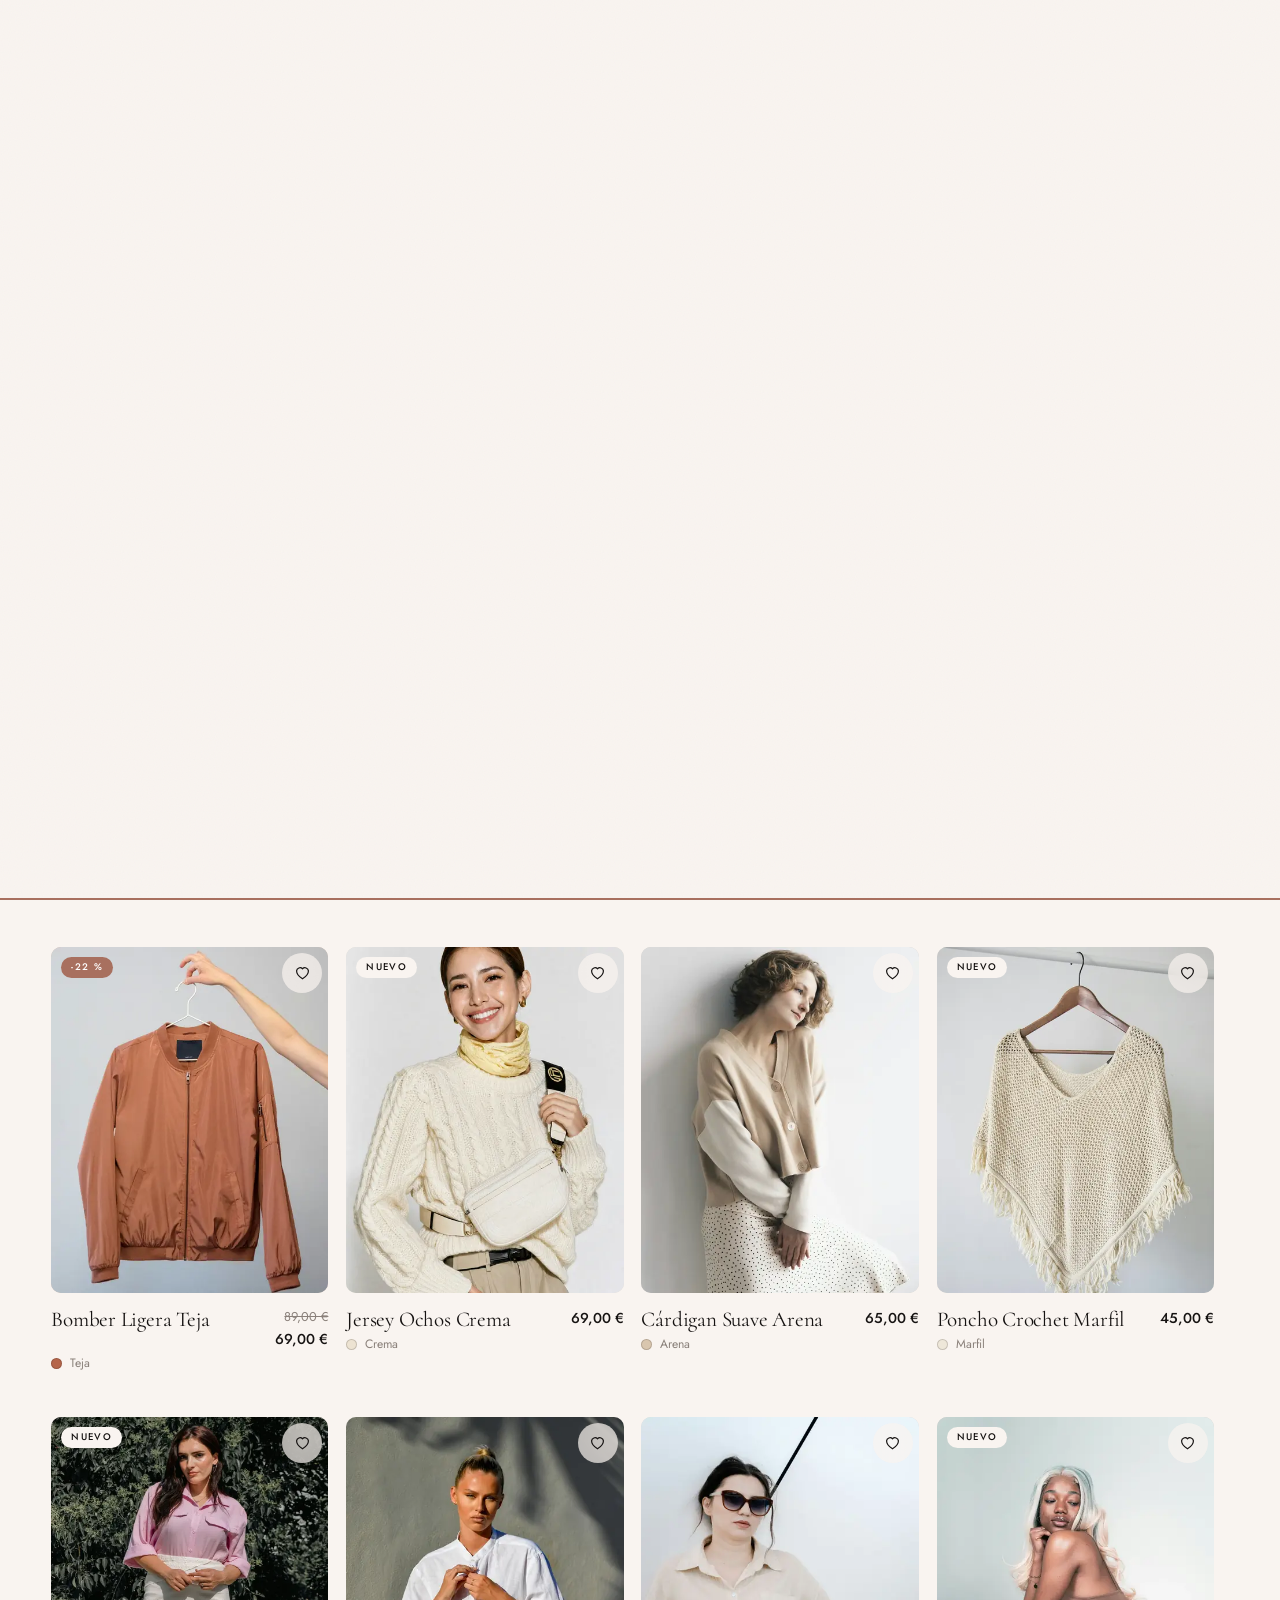
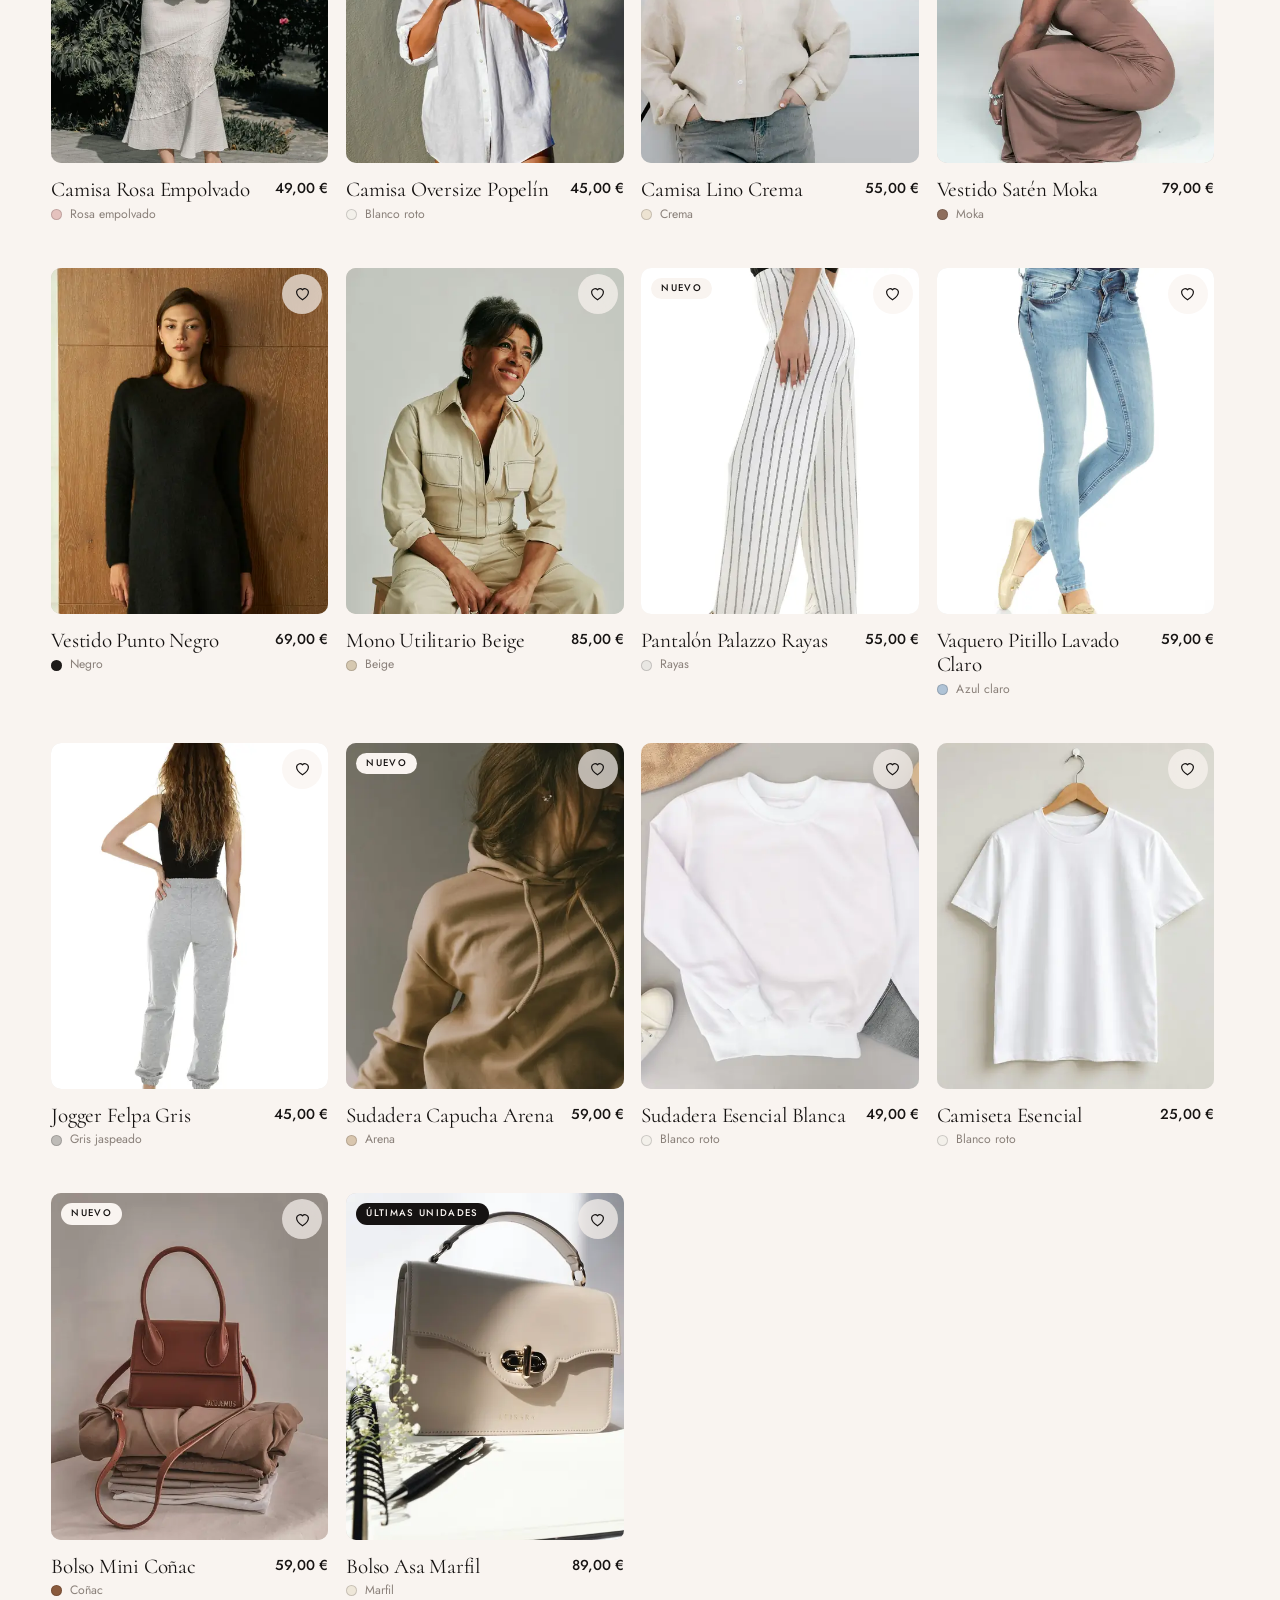
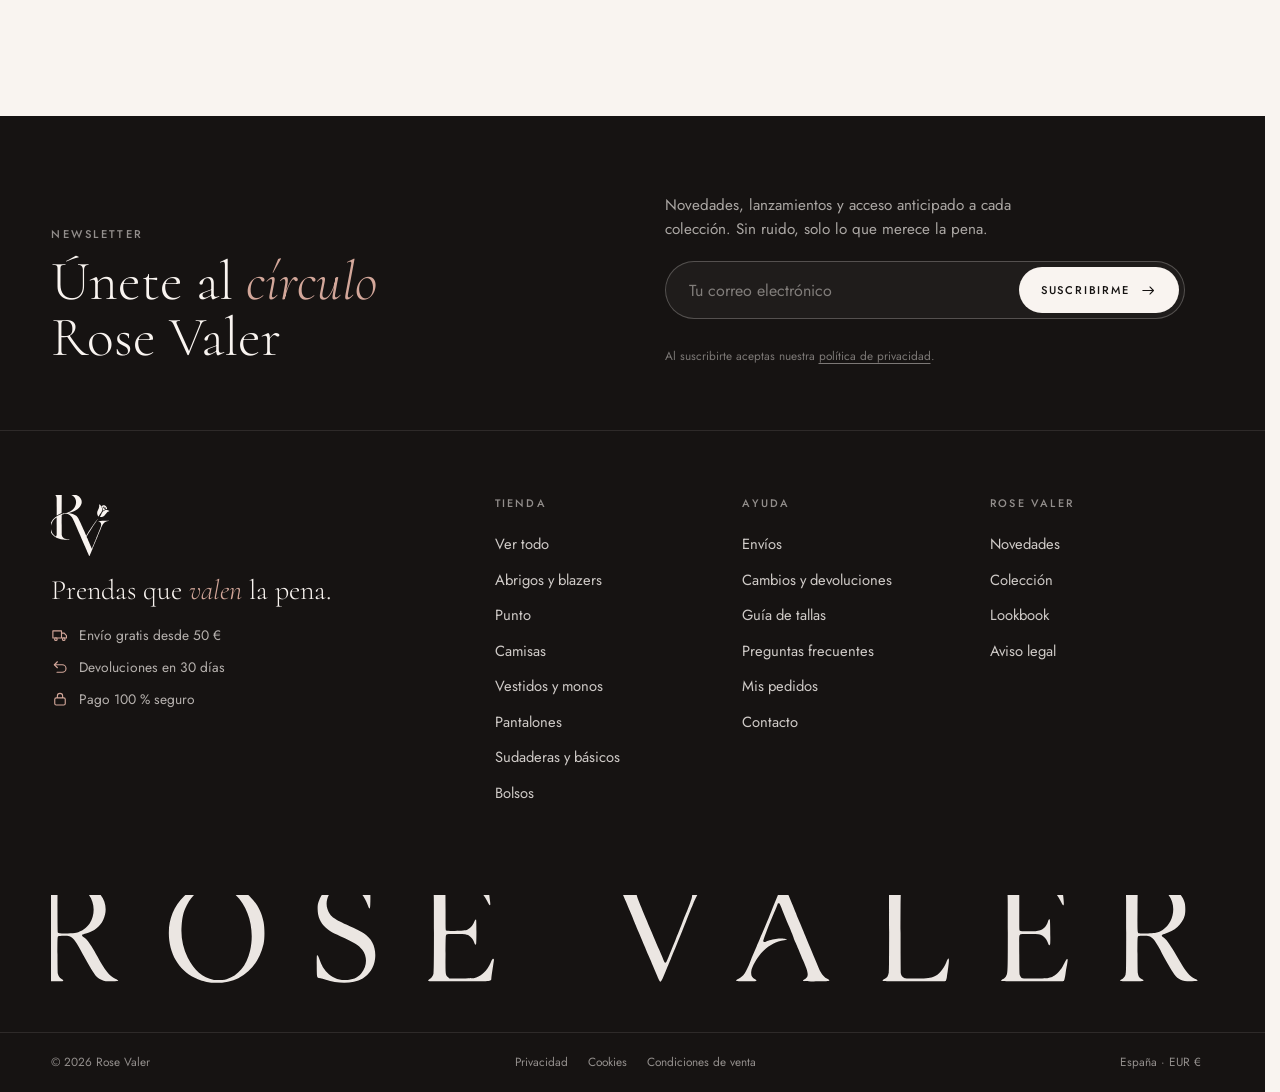
<file: tienda.html>
<!doctype html>
<html lang="es">
<head>
<meta charset="utf-8">
<meta name="viewport" content="width=device-width, initial-scale=1, viewport-fit=cover">
<title>Tienda — Rose Valer</title>
<meta name="description" content="Compra online abrigos, punto, camisas, vestidos, pantalones y bolsos de Rose Valer. Envío gratis desde 50 €.">
<meta property="og:title" content="Tienda — Rose Valer">
<meta property="og:description" content="Abrigos, punto, camisas, vestidos y más. Envío gratis desde 50 €.">
<meta name="theme-color" content="#F9F4F0">
<meta name="color-scheme" content="light">
<meta property="og:site_name" content="Rose Valer">
<meta property="og:type" content="website">
<meta property="og:locale" content="es_ES">
<meta property="og:image" content="og-image.jpg">
<meta name="twitter:card" content="summary_large_image">
<link rel="icon" href="favicon.svg" type="image/svg+xml">
<link rel="icon" href="favicon-32.png" sizes="32x32" type="image/png">
<link rel="apple-touch-icon" href="apple-touch-icon.png">
<link rel="manifest" href="site.webmanifest">
<script>
  /* Antes de pintar: activar JS, saltar la intro si ya se vio en esta sesión y respetar "reducir movimiento" */
  (function (h) {
    h.classList.add('js');
    // La intro sale en la primera visita y SIEMPRE al recargar; al navegar por enlaces internos no
    var nav = performance.getEntriesByType && performance.getEntriesByType('navigation')[0];
    var recarga = nav ? nav.type === 'reload' : (performance.navigation && performance.navigation.type === 1);
    try { if (!recarga && sessionStorage.getItem('rv:intro')) h.classList.add('no-intro'); } catch (e) { if (!recarga) h.classList.add('no-intro'); }
    if (matchMedia('(prefers-reduced-motion: reduce)').matches) h.classList.add('rm');
  })(document.documentElement);
</script>
<link rel="preconnect" href="https://fonts.googleapis.com">
<link rel="preconnect" href="https://fonts.gstatic.com" crossorigin>
<link rel="stylesheet" href="https://fonts.googleapis.com/css2?family=Cormorant:ital,wght@0,300..700;1,300..700&amp;family=Jost:wght@300..600&amp;display=swap" media="print" onload="this.media='all'">
<noscript><link rel="stylesheet" href="https://fonts.googleapis.com/css2?family=Cormorant:ital,wght@0,300..700;1,300..700&amp;family=Jost:wght@300..600&amp;display=swap"></noscript>
<link rel="stylesheet" href="assets/css/main.css">
<link rel="modulepreload" href="assets/js/data.js">
<link rel="modulepreload" href="assets/js/store.js">
<link rel="modulepreload" href="assets/js/ui.js">
<link rel="modulepreload" href="assets/js/fx.js">

</head>
<body class="page-shop">
<svg class="sprite" aria-hidden="true" focusable="false"><symbol id="rv-mono" viewBox="9.0 9.2 416.6 434.6"><path fill="currentColor" fill-rule="evenodd" d="M283.2 442.4C282.6 442.1 282.1 441.3 281.3 439.1C281.0 438.4 280.0 436.0 278.9 433.6C277.9 431.3 276.3 427.6 275.4 425.4C274.5 423.2 272.7 419.2 271.5 416.5C270.3 413.8 268.5 409.7 267.5 407.4C266.5 405.0 265.0 401.5 264.1 399.5C263.2 397.5 260.7 391.9 258.6 387.0C256.5 382.1 253.8 376.0 252.7 373.4C251.5 370.8 250.0 367.3 249.4 365.8C248.7 364.2 247.5 361.3 246.6 359.4C244.8 355.4 241.2 347.1 241.2 346.8C241.2 346.8 239.5 342.8 237.4 338.0C235.3 333.3 233.0 328.1 232.4 326.5C231.7 324.9 230.4 321.9 229.5 319.8C228.6 317.6 226.9 313.9 225.9 311.4C223.4 305.4 221.8 301.8 218.9 295.2C217.6 292.3 215.8 288.1 214.9 285.9C214.0 283.7 212.5 280.4 211.7 278.5C209.5 273.6 207.4 268.6 204.9 262.8C203.7 259.9 201.4 254.7 199.8 251.1C196.6 243.9 195.1 240.4 193.1 235.8C192.4 234.0 191.0 230.8 189.9 228.5C188.9 226.3 188.0 224.4 188.0 224.4C188.0 224.3 186.2 220.2 184.0 215.3C181.7 210.4 178.9 204.1 177.7 201.4C173.3 191.5 166.8 179.1 163.2 173.6C159.3 167.9 154.7 162.7 149.9 158.8C143.3 153.3 135.0 149.8 126.8 149.0C122.5 148.5 111.9 148.8 108.5 149.5C100.8 150.9 97.6 152.2 94.7 155.0C93.3 156.3 92.7 157.1 92.5 157.8C92.3 158.4 92.3 180.8 92.3 226.3L92.4 293.9L92.9 296.7C95.3 308.9 100.2 315.8 109.9 320.5C117.7 324.3 125.8 325.9 140.0 326.4C144.7 326.6 145.0 326.6 145.4 327.1C145.9 327.8 145.8 328.4 145.2 329.0L144.7 329.6L127.3 329.4C109.4 329.2 107.6 329.2 98.6 328.0C82.7 326.0 67.7 321.7 55.9 315.8C44.6 310.2 34.7 302.5 27.0 293.4C21.1 286.5 15.8 276.3 13.2 267.2C10.8 258.9 10.0 253.4 10.0 245.7C10.0 229.2 14.0 215.5 23.4 200.2C31.0 187.9 44.2 175.0 58.7 165.9C67.0 160.6 74.3 156.7 82.2 153.4C87.8 151.1 92.2 149.6 98.4 148.2C102.9 147.1 104.6 146.8 113.8 145.4C127.1 143.3 135.5 140.7 146.5 135.1C151.5 132.6 154.8 130.6 160.9 126.3C166.1 122.6 173.8 115.1 177.6 110.0C180.0 106.7 183.9 100.3 185.5 96.9C188.6 90.3 191.0 81.7 191.8 74.4C192.2 70.5 191.9 61.5 191.3 57.8C189.9 49.8 186.0 40.6 181.7 35.0C174.5 25.8 164.6 19.3 153.6 16.5C145.9 14.6 147.0 14.7 121.6 14.6L98.8 14.5L97.7 15.0C96.4 15.7 94.1 18.0 93.1 19.6L92.4 20.9L92.2 82.8C92.1 133.8 92.1 144.7 91.8 145.1C91.6 145.3 91.0 145.6 90.5 145.8C88.5 146.4 80.7 149.4 78.0 150.6C73.5 152.5 67.2 155.8 62.6 158.5C60.4 159.9 58.4 161.0 58.3 161.0C58.1 161.0 57.9 160.8 57.8 160.5C57.6 160.2 57.5 141.5 57.5 102.0C57.5 68.7 57.4 42.5 57.3 40.8C56.9 35.4 55.8 31.1 53.9 27.2C51.9 23.2 49.9 20.7 46.7 18.5C42.1 15.2 37.1 13.9 27.9 13.5C25.5 13.4 23.4 13.2 23.3 13.1C22.7 12.5 22.7 11.3 23.2 10.8L23.8 10.2L90.3 10.3C156.2 10.4 156.9 10.4 161.4 10.9C180.4 13.2 193.3 17.1 205.4 24.4C211.2 27.9 218.1 33.9 221.7 38.7C224.8 42.8 227.6 48.4 229.2 53.2C231.7 61.2 231.8 71.4 229.4 79.4C226.0 90.3 220.6 98.8 211.1 108.0C199.2 119.5 183.3 129.1 163.5 136.9C158.0 139.0 147.4 142.4 142.5 143.6C141.1 144.0 139.8 144.4 139.7 144.5C139.3 144.9 140.6 145.2 142.4 145.2C148.6 145.3 162.8 147.6 169.5 149.8C179.1 152.9 188.8 158.5 195.3 164.7C198.7 167.9 203.3 173.8 206.1 178.5C209.7 184.3 219.6 204.3 225.0 216.2C226.3 219.3 228.4 224.0 229.6 226.5C230.8 229.0 232.5 232.8 233.4 234.8C234.2 236.7 237.4 243.8 240.4 250.5C243.4 257.2 246.3 263.9 247.0 265.5C248.2 268.4 250.4 273.5 253.7 280.9C256.0 286.0 257.0 288.2 259.8 294.8C261.0 297.7 262.2 300.4 262.4 300.7C263.1 301.8 263.7 301.4 264.8 299.2C267.3 294.1 274.9 280.8 278.0 276.0C278.9 274.6 280.8 271.5 282.2 269.1C286.9 261.3 302.6 237.8 310.7 226.4C312.1 224.3 314.1 221.5 315.1 220.1C316.1 218.8 318.0 216.2 319.5 214.4C322.5 210.6 330.3 200.4 337.7 190.6C342.5 184.2 343.8 182.7 343.8 183.5C343.8 184.0 342.3 186.6 339.9 190.3C338.8 192.0 336.1 196.2 334.0 199.6C330.2 205.7 313.6 230.7 305.6 242.4C303.4 245.7 300.0 250.8 298.1 253.8C296.3 256.7 293.3 261.4 291.5 264.1C287.1 270.8 284.9 274.3 277.8 286.2C269.3 300.3 266.0 306.5 266.0 308.1C266.0 309.2 266.6 310.8 270.6 319.6C272.3 323.5 274.2 327.9 274.9 329.5C275.5 331.1 276.6 333.7 277.4 335.4C278.1 337.0 279.6 340.6 280.8 343.2C281.9 345.9 283.3 349.1 283.8 350.4C286.1 355.5 299.4 386.7 300.5 389.4C300.7 390.0 301.0 390.2 301.4 390.2C301.9 390.2 302.1 389.9 302.8 388.3C303.2 387.2 304.2 384.8 305.0 382.9C305.8 380.9 307.6 376.6 309.0 373.1C314.7 359.0 316.9 353.8 318.1 350.9C318.7 349.5 320.6 345.1 322.2 341.1C323.9 337.1 325.9 332.4 326.6 330.5C327.4 328.6 328.3 326.3 328.8 325.4C329.2 324.4 330.5 321.1 331.7 318.0C333.0 314.9 334.7 310.7 335.5 308.8C337.1 304.9 340.1 297.7 346.2 282.5C348.3 277.5 350.4 272.2 351.1 270.8C351.7 269.4 353.5 265.2 355.0 261.5C356.5 257.7 358.6 252.6 359.6 250.1C364.2 238.8 366.3 230.4 366.3 223.2C366.3 219.3 365.8 217.0 364.3 214.0C363.4 212.0 362.8 211.3 361.1 209.6C357.8 206.3 354.3 204.9 347.8 204.6C345.7 204.5 344.9 204.3 344.8 204.1C344.6 203.5 345.0 203.3 348.6 202.3C358.0 199.6 365.4 198.3 375.1 197.3C378.5 197.0 383.3 196.9 399.8 196.8C422.1 196.7 421.0 196.6 421.0 198.1C421.0 199.1 420.1 199.4 416.1 199.8C402.9 201.3 393.2 205.9 384.6 214.8C381.6 217.9 380.2 219.7 377.7 223.5C373.4 230.2 369.6 238.2 361.9 257.2C359.9 262.1 357.7 267.5 357.0 269.1C356.3 270.7 355.3 273.1 354.9 274.3C354.4 275.5 352.8 279.4 351.3 283.0C346.0 295.8 343.7 301.4 341.7 306.1C340.6 308.7 339.0 312.6 338.2 314.6C337.4 316.7 335.7 320.7 334.5 323.6C333.3 326.5 331.5 331.0 330.4 333.5C329.4 336.0 327.9 339.5 327.3 341.1C325.8 344.5 322.9 351.5 320.4 357.8C319.5 360.0 317.9 363.7 316.9 366.0C316.0 368.3 314.0 373.2 312.5 376.9C311.0 380.6 309.1 385.2 308.3 387.1C307.5 389.1 306.1 392.4 305.2 394.6C304.3 396.8 302.5 401.2 301.2 404.5C299.8 407.7 298.8 410.3 298.8 410.4C298.8 410.5 294.8 420.2 293.8 422.4C293.3 423.5 292.5 425.6 291.9 427.0C291.3 428.4 289.7 432.3 288.4 435.6C287.0 438.9 285.9 441.8 285.8 441.9C285.7 442.2 284.6 442.8 284.2 442.7C284.0 442.7 283.6 442.6 283.2 442.4ZM53.7 305.0C55.0 303.1 56.1 300.1 56.8 296.5L57.4 293.6L57.4 234.2C57.4 171.6 57.4 173.7 56.3 173.8C55.5 173.8 48.0 180.0 43.8 184.1C34.7 193.0 27.4 203.6 23.2 213.9C20.3 221.1 18.8 226.5 17.6 234.2C16.9 238.9 17.0 250.5 17.7 255.0C19.2 263.6 21.5 270.7 25.2 278.1C27.0 281.7 28.1 283.4 31.0 287.5C36.7 295.1 42.7 301.0 49.2 305.4C51.9 307.2 52.3 307.1 53.7 305.0ZM358.2 171.5C356.9 171.3 357.0 170.6 358.7 168.0C359.6 166.8 361.1 164.2 362.2 162.3C363.2 160.4 364.9 157.4 365.9 155.7C367.0 153.9 368.8 150.3 370.0 147.7C374.6 137.9 375.4 136.6 379.1 133.1C382.8 129.5 388.3 126.2 392.8 124.8C397.5 123.3 398.5 123.1 403.8 123.1C408.5 123.1 408.7 123.2 411.8 123.9C415.2 124.8 418.8 126.4 421.8 128.2C424.5 129.8 424.6 130.5 422.3 130.9C419.9 131.2 415.4 133.3 412.3 135.5C410.0 137.1 406.1 141.0 404.0 143.8C395.6 154.9 390.4 160.8 386.5 163.4C380.6 167.4 373.6 170.3 367.5 171.1C364.6 171.6 359.5 171.8 358.2 171.5ZM347.2 167.4C344.9 165.0 341.8 159.4 340.6 155.8C339.1 151.2 338.4 145.3 338.8 141.0C339.4 134.8 340.8 130.1 344.9 121.0C349.6 110.7 351.0 106.9 352.1 101.2C352.8 98.1 352.8 97.6 352.7 93.5C352.6 90.5 352.4 88.4 352.0 86.8C351.2 83.0 351.5 82.8 355.0 84.9C358.5 87.0 359.3 87.6 361.6 89.8C367.1 95.3 370.4 101.6 372.3 110.0C373.1 113.9 373.1 122.4 372.3 126.2C370.1 136.2 370.3 135.8 365.0 142.1C359.1 149.2 353.1 158.4 350.3 165.0C349.6 166.4 349.0 167.8 348.9 167.9C348.6 168.5 348.0 168.3 347.2 167.4ZM377.2 123.7C377.5 113.6 376.1 107.9 371.3 100.3C369.0 96.6 368.9 96.5 370.2 95.3C373.0 92.7 379.7 90.1 384.0 89.8C386.0 89.7 386.7 89.8 388.8 90.4C395.6 92.2 400.8 96.4 404.4 103.0C406.1 106.1 406.7 107.9 407.2 111.5C407.5 114.2 407.5 114.8 407.2 115.8L406.9 116.9L405.1 116.8C402.9 116.8 401.4 116.2 398.6 114.0C395.9 112.0 395.9 111.9 396.8 110.4C397.6 109.0 397.7 108.4 397.1 107.1C395.9 104.2 390.7 100.6 386.6 99.7C384.3 99.3 380.9 99.5 380.3 100.1C379.2 101.1 379.7 103.1 382.0 106.9C384.3 110.6 386.4 112.5 391.3 115.0C392.7 115.7 394.9 116.6 396.3 117.0C399.6 117.9 399.6 118.5 396.0 119.3C391.8 120.2 385.9 122.8 381.2 126.0C379.4 127.2 377.7 128.2 377.4 128.2C377.0 128.2 377.0 128.0 377.2 123.7ZM391.2 110.3C389.0 109.4 385.8 106.4 385.8 105.2C385.8 104.6 386.4 104.0 387.0 104.0C388.0 104.0 390.2 105.3 391.4 106.5C392.8 107.9 393.6 109.7 393.0 110.4C392.6 110.8 392.7 110.8 391.2 110.3Z"/></symbol><symbol id="rv-word" viewBox="8.8 9.1 791.5 70.7"><path fill="currentColor" fill-rule="evenodd" d="M123.6 77.4C120.0 76.6 118.7 76.2 115.4 74.6C104.4 69.3 97.8 57.9 97.8 44.3C97.7 34.6 101.2 26.0 108.0 19.2C113.2 13.9 121.8 10.5 130.1 10.5C139.7 10.5 147.2 13.4 153.1 19.4C158.1 24.4 160.7 29.3 162.3 36.6C163.1 40.5 163.1 48.2 162.3 51.6C159.7 62.5 153.9 70.4 145.1 74.8C139.4 77.7 130.3 78.8 123.6 77.4ZM210.8 77.4C208.9 77.0 206.1 76.4 204.7 75.9C203.3 75.4 201.7 75.0 201.1 74.9C199.2 74.6 199.1 74.5 198.8 73.7C198.6 73.2 198.5 70.4 198.5 66.1C198.5 59.7 198.5 59.2 198.9 59.3C199.2 59.4 199.7 60.3 200.4 62.1C202.0 66.4 203.1 68.3 205.4 70.8C209.0 74.5 212.5 76.0 217.5 76.1C222.6 76.2 226.1 74.8 228.9 71.5C232.8 66.9 233.1 60.2 229.5 55.5C227.2 52.3 223.6 50.2 214.5 46.2C208.9 43.7 206.9 42.6 204.7 40.5C200.8 36.9 199.2 33.1 199.1 27.6C199.1 25.2 199.2 24.3 199.7 22.9C202.6 14.2 209.2 10.1 219.9 10.6C223.5 10.7 225.7 11.2 229.4 12.4C230.8 12.8 232.4 13.2 233.1 13.3C233.9 13.4 234.5 13.6 234.7 13.9C235.2 14.6 235.1 26.8 234.7 27.2C234.2 27.6 234.0 27.3 232.9 24.4C231.0 19.4 227.9 15.3 224.7 13.7C223.0 12.8 219.8 12.0 218.0 12.0C216.2 12.0 213.0 12.8 211.3 13.7C206.5 16.1 204.0 22.4 205.8 27.7C207.5 32.5 209.4 34.1 219.0 38.5C225.9 41.7 228.4 42.9 230.5 44.3C236.3 48.1 239.1 54.3 238.2 61.8C237.6 67.3 234.2 72.6 229.8 75.0C224.4 77.8 218.3 78.6 210.8 77.4ZM431.9 76.7C431.5 76.1 430.8 74.5 428.2 68.4C427.4 66.3 426.1 63.3 425.4 61.7C424.6 60.1 423.1 56.6 422.0 53.8C419.1 46.8 416.3 40.2 415.3 37.9C414.8 36.8 413.8 34.2 413.0 32.2C411.2 27.7 407.1 18.3 406.4 16.8C405.5 15.0 404.1 13.6 402.7 12.9C401.1 12.2 400.8 11.9 401.4 11.5C402.0 11.3 418.5 11.2 418.9 11.5C419.5 11.8 419.0 12.5 418.1 12.8C417.6 12.9 417.0 13.4 416.6 13.8C416.0 14.6 416.0 14.7 416.1 16.5C416.2 17.8 416.5 19.1 417.1 20.8C418.9 25.5 426.9 44.5 431.9 56.0C432.9 58.4 434.1 61.2 434.5 62.3C435.7 65.4 436.1 65.2 438.0 60.4C439.4 56.9 440.6 53.9 442.6 49.1C445.6 41.7 446.6 39.1 448.0 35.4C448.8 33.3 449.9 30.6 450.4 29.6C450.8 28.5 451.9 25.8 452.7 23.6C454.0 20.0 454.1 19.4 454.1 17.5C454.1 14.8 453.5 13.6 451.6 12.9C448.5 11.7 449.4 11.5 457.3 11.4C463.1 11.3 464.2 11.3 464.5 11.6C464.9 12.1 464.7 12.4 463.0 13.0C460.3 14.0 458.8 15.7 456.7 19.9C455.8 21.9 455.0 23.5 455.0 23.6C455.0 23.7 454.5 25.0 453.8 26.5C453.2 27.9 452.2 30.5 451.5 32.2C449.8 36.7 440.7 59.3 439.7 61.4C439.3 62.3 438.1 65.2 437.1 67.6C433.2 77.4 432.8 78.0 431.9 76.7ZM10.8 76.7C10.0 76.4 9.9 76.6 12.1 75.0C12.7 74.6 13.4 73.9 13.6 73.4C14.5 71.6 14.5 68.8 14.4 42.8C14.4 19.5 14.3 17.3 13.9 16.1C13.4 14.4 12.3 13.2 11.0 12.6C9.8 12.2 9.8 11.7 10.9 11.5C12.2 11.2 33.5 11.2 36.6 11.5C43.3 12.1 47.5 13.9 50.8 17.5C55.1 22.3 56.0 29.2 53.1 35.2C50.9 39.8 47.2 42.7 41.4 44.4C40.2 44.7 39.1 45.1 39.0 45.1C38.4 45.5 38.8 46.3 39.9 46.9C40.5 47.2 41.3 47.9 41.8 48.5C43.4 50.2 46.7 55.4 49.2 60.1C54.4 69.7 57.3 73.3 61.3 75.2C62.6 75.8 63.5 76.4 63.4 76.6C63.4 76.8 62.1 76.9 59.2 76.9C55.6 77.0 54.9 77.0 53.4 76.5C51.4 75.8 49.2 74.5 48.0 73.1C46.5 71.5 42.3 64.3 37.3 55.0C34.1 49.1 32.3 46.9 30.1 46.3C28.5 45.8 22.9 45.9 22.4 46.4C22.0 46.7 22.0 48.2 22.0 58.6C22.0 65.2 22.1 71.0 22.2 71.7C22.6 73.4 23.4 74.6 24.8 75.4C25.6 75.8 26.0 76.2 25.9 76.5C25.9 76.8 25.1 76.9 18.6 76.9C14.1 77.0 11.1 76.9 10.8 76.7ZM274.6 76.7C274.2 76.3 274.2 76.3 275.4 75.4C276.9 74.3 277.6 73.3 278.0 71.6C278.2 70.7 278.3 63.0 278.3 43.9C278.3 17.7 278.3 17.4 277.7 15.8C277.2 14.2 276.4 13.3 274.7 12.4C272.9 11.4 273.5 11.4 294.5 11.3C314.2 11.2 314.4 11.2 314.9 11.7C315.2 12.1 315.4 13.1 315.8 16.3C316.0 18.5 316.3 21.3 316.5 22.4C317.0 26.2 316.4 26.2 314.4 22.1C312.0 17.3 308.8 14.4 304.6 13.4C303.5 13.1 301.5 13.0 295.2 13.0C287.8 13.0 287.3 13.0 286.7 13.5L286.1 14.0L286.2 28.0C286.2 41.4 286.2 42.1 286.7 42.4C287.4 43.0 299.0 42.7 300.6 42.1C302.5 41.4 304.7 39.1 305.6 36.8C306.3 34.9 306.7 34.5 307.0 35.0C307.3 35.5 307.3 50.8 307.0 51.6C306.6 52.6 306.2 52.1 305.5 50.1C305.0 48.8 304.6 48.1 303.6 47.1C301.6 45.1 301.0 44.9 293.6 44.8C287.8 44.7 287.3 44.7 286.8 45.2C286.3 45.6 286.3 45.7 286.2 58.4C286.1 72.7 286.1 72.6 287.8 74.1L288.8 75.0L297.1 75.0C305.2 75.0 305.4 75.0 307.1 74.4C309.3 73.6 310.6 72.8 312.2 71.2C314.1 69.4 315.8 66.9 316.9 64.3C318.0 61.7 318.3 61.3 318.9 61.8C319.2 62.0 319.2 62.3 319.1 62.9C318.9 63.9 317.6 72.8 317.4 74.6C317.1 77.2 319.3 77.0 295.7 77.0C278.6 77.0 275.0 76.9 274.6 76.7ZM484.4 76.8C483.7 76.6 484.1 76.2 485.7 75.3C489.1 73.3 490.6 71.1 493.7 63.4C494.9 60.3 496.9 55.7 498.1 53.0C499.2 50.3 500.3 47.8 500.4 47.5C500.5 47.1 501.1 45.8 501.7 44.4C503.1 41.3 505.4 35.7 508.0 29.2C512.5 18.2 514.7 12.7 515.2 11.9C516.0 10.6 516.4 10.7 517.3 12.7C518.1 14.5 523.6 27.7 524.8 30.6C525.1 31.6 526.1 34.0 526.9 35.9C527.8 37.8 529.6 42.3 531.1 45.9C538.4 63.5 540.8 69.2 541.6 70.6C542.7 72.7 544.3 74.4 546.1 75.3C547.1 75.8 547.5 76.1 547.5 76.4C547.4 76.8 546.7 76.9 540.0 77.0C530.3 77.1 528.4 76.8 530.1 75.9C533.8 73.9 533.7 72.0 529.5 62.5C528.9 61.2 527.6 58.1 526.6 55.5C525.6 53.0 524.5 50.4 524.1 49.8C523.8 49.1 523.3 48.0 523.1 47.1C522.8 46.3 521.6 43.3 520.4 40.4C517.8 34.2 515.8 29.3 514.6 26.2C514.1 25.0 513.5 24.0 513.3 23.9C512.9 23.7 512.2 24.1 512.2 24.6C512.2 24.7 510.7 28.4 508.8 32.8C505.3 41.2 502.5 48.6 502.5 49.6C502.5 50.4 503.4 50.5 504.6 49.8C505.7 49.2 509.4 48.3 512.0 48.0C514.3 47.7 518.5 48.0 518.5 48.5C518.5 48.6 517.7 48.8 516.7 49.0C511.2 49.8 507.0 52.0 502.5 56.4C498.5 60.3 494.6 67.1 494.3 70.5C494.1 73.2 494.8 74.5 497.2 75.8C497.9 76.2 498.0 76.3 497.7 76.6C497.5 76.9 496.4 77.0 491.2 77.0C487.7 77.0 484.7 76.9 484.4 76.8ZM584.0 76.8C583.5 76.5 583.8 76.1 585.3 75.3C586.9 74.5 587.6 73.2 588.0 70.8C588.2 69.6 588.2 60.6 588.2 43.4C588.2 21.2 588.2 17.7 587.9 16.4C587.3 14.2 586.7 13.4 585.2 12.8C583.9 12.2 583.7 11.8 584.8 11.5C585.6 11.3 599.1 11.2 599.8 11.4C600.6 11.7 600.3 12.2 598.9 12.9C597.4 13.6 597.0 14.1 596.4 16.0C596.0 17.2 596.0 20.3 596.0 43.9C596.0 58.4 596.1 70.9 596.2 71.6C596.5 73.0 597.1 73.9 598.3 74.6C599.1 75.1 599.6 75.1 606.9 75.1C615.2 75.1 615.8 75.0 619.2 73.6C621.9 72.4 625.3 68.4 627.0 64.3C628.9 59.6 629.4 60.8 628.4 67.8C628.2 69.2 627.9 71.7 627.6 73.2C627.4 75.1 627.1 76.3 626.8 76.5C626.4 77.0 625.4 77.0 605.4 77.0C593.8 77.0 584.2 76.9 584.0 76.8ZM664.8 76.8C664.2 76.6 664.5 76.1 665.7 75.4C666.4 75.1 667.3 74.3 667.6 73.8C669.0 71.7 669.0 71.5 669.0 43.7C669.0 19.0 669.0 18.1 668.5 16.4C667.9 14.2 667.5 13.6 666.0 12.9C664.6 12.2 664.4 11.6 665.5 11.4C665.9 11.3 674.9 11.3 685.5 11.3C703.4 11.3 704.7 11.3 705.2 11.7C705.8 12.2 706.1 13.6 706.9 20.5C707.5 26.2 707.1 26.6 705.1 22.6C702.4 17.1 699.6 14.5 695.3 13.4C694.1 13.1 692.3 13.0 685.9 13.0L678.0 13.0L677.4 13.6L676.8 14.2L676.8 28.1C676.8 39.5 676.8 42.0 677.1 42.4C677.4 42.8 677.8 42.9 681.5 42.9C683.7 43.0 686.6 42.9 687.9 42.8C692.6 42.3 695.1 40.3 696.4 36.0C696.8 34.8 697.3 34.4 697.6 35.0C697.9 35.5 698.1 51.1 697.8 51.8C697.4 52.8 697.0 52.6 696.4 51.0C695.6 48.9 695.1 48.2 693.9 47.0C691.7 45.0 691.2 44.9 684.1 44.8C678.0 44.7 677.8 44.7 677.3 45.2C676.7 45.8 676.7 45.8 676.8 58.9C676.9 72.0 676.9 72.1 677.4 73.1C678.5 75.2 678.3 75.1 687.6 75.1C695.7 75.0 696.0 75.0 697.7 74.4C700.4 73.5 701.4 72.8 703.7 70.4C705.4 68.5 706.0 67.7 707.3 65.0C708.3 63.1 709.1 61.8 709.3 61.8C709.9 61.7 709.9 62.5 709.3 65.8C709.0 67.2 708.7 68.9 708.6 69.6C708.1 73.6 707.6 76.1 707.2 76.5C706.8 77.0 705.8 77.0 685.9 77.0C674.5 77.0 665.0 76.9 664.8 76.8ZM745.8 76.8C745.2 76.6 745.5 76.0 746.3 75.7C747.6 75.1 748.7 73.9 749.2 72.3C749.6 71.0 749.6 68.9 749.6 44.1C749.6 18.8 749.6 17.3 749.1 16.0C748.5 14.1 747.9 13.4 746.6 12.7C743.9 11.4 745.1 11.3 758.3 11.3C771.2 11.2 774.5 11.5 778.4 12.7C784.1 14.5 787.8 18.1 789.4 23.4C790.0 25.5 790.0 30.3 789.4 32.4C787.6 38.3 782.7 42.8 775.6 44.7C773.4 45.3 773.3 45.8 775.1 47.2C775.8 47.7 777.0 48.9 777.7 49.8C779.0 51.3 783.1 57.9 786.4 63.8C790.0 70.1 793.0 73.7 796.3 75.2C799.3 76.6 799.0 76.9 794.4 76.9C788.1 77.1 785.2 76.0 782.4 72.3C780.6 69.9 774.7 59.8 773.4 56.9C772.3 54.3 768.8 48.8 767.7 47.9C765.8 46.2 765.0 46.0 761.4 46.0C758.5 46.0 758.0 46.1 757.7 46.5C757.3 46.9 757.3 48.0 757.3 58.3C757.3 64.5 757.4 70.4 757.5 71.3C757.8 73.4 758.4 74.5 760.1 75.4C762.7 76.8 762.0 77.0 753.3 77.0C749.4 77.0 746.0 76.9 745.8 76.8ZM137.1 75.5C144.9 73.3 150.8 66.3 153.1 56.2C156.8 40.3 151.2 23.0 139.8 15.4C134.5 11.9 127.9 11.3 121.4 13.8C116.4 15.6 111.6 20.9 108.9 27.6C107.5 30.9 106.9 33.9 106.5 39.1C105.9 47.0 107.3 54.1 110.7 60.9C115.2 69.7 120.6 74.3 128.5 76.0C130.2 76.3 135.1 76.1 137.1 75.5ZM34.8 43.9C38.4 43.0 41.9 40.6 43.9 37.6C49.0 29.9 46.6 18.3 39.1 14.5C36.3 13.1 35.5 13.0 29.0 13.0C23.3 13.0 23.0 13.0 22.5 13.5C22.0 14.0 22.0 14.3 22.0 28.7C22.0 37.1 22.1 43.5 22.2 43.7C22.6 44.3 24.5 44.5 29.0 44.4C31.7 44.3 33.7 44.2 34.8 43.9ZM769.8 43.9C771.9 43.4 772.6 43.1 774.4 42.0C782.3 37.0 784.1 24.7 778.0 17.7C776.4 15.8 774.0 14.3 771.8 13.6C770.0 13.0 769.5 13.0 764.1 13.0C758.5 13.0 758.3 13.0 757.9 13.5C757.4 14.0 757.4 14.7 757.3 28.7C757.2 44.1 757.2 43.8 758.4 44.3C759.2 44.6 767.9 44.3 769.8 43.9Z"/></symbol><symbol id="rv-tag" viewBox="7.3 8.2 691.0 24.8"><path fill="currentColor" fill-rule="evenodd" d="M503.6 31.1C498.2 29.7 494.7 24.3 495.5 19.0C496.4 13.3 502.0 9.2 507.5 10.2C516.0 11.7 519.5 22.2 513.4 28.1C510.4 31.0 507.0 32.0 503.6 31.1ZM181.5 30.8C181.0 30.3 181.0 29.9 181.0 20.9C181.0 13.9 181.1 11.5 181.3 11.0L181.6 10.4L187.0 10.3C192.7 10.2 193.5 10.3 193.5 10.8C193.5 11.6 192.8 11.7 188.1 11.8C184.3 11.8 183.2 11.9 183.0 12.1C182.6 12.6 182.7 19.0 183.0 19.4C183.2 19.5 185.3 19.7 187.7 19.8L192.1 19.9L192.1 20.5L192.1 21.1L187.7 21.2C185.3 21.3 183.2 21.5 183.0 21.6C182.7 21.9 182.6 28.8 182.8 29.2C183.0 29.4 184.4 29.5 188.1 29.5C192.1 29.5 193.3 29.6 193.6 29.9C194.0 30.1 194.1 30.3 193.8 30.7C193.6 31.1 193.1 31.1 187.8 31.2C182.3 31.3 182.0 31.2 181.5 30.8ZM258.9 30.8C258.6 30.4 258.5 29.2 258.5 20.6C258.5 11.5 258.5 10.9 258.9 10.6C259.3 10.3 260.2 10.2 262.9 10.3C266.2 10.4 266.4 10.4 268.2 11.2C273.3 13.6 275.4 19.3 273.2 25.2C272.5 27.0 270.3 29.3 268.4 30.1C266.0 31.3 259.7 31.7 258.9 30.8ZM362.8 31.0C362.2 30.9 361.6 30.7 361.5 30.5C361.4 30.3 361.3 25.9 361.3 20.7C361.3 11.7 361.3 11.2 361.8 10.7C362.5 10.0 367.5 10.0 369.7 10.7C372.8 11.7 374.8 13.5 376.3 16.6C377.0 18.1 377.1 18.6 377.1 20.6C377.1 22.6 377.0 23.1 376.4 24.8C375.5 27.0 373.6 29.1 371.5 30.1C369.4 31.1 365.7 31.5 362.8 31.0ZM402.0 31.1C401.1 31.0 400.5 30.8 400.3 30.6C400.1 30.3 400.0 27.9 400.0 20.6C400.0 12.2 400.0 11.0 400.4 10.6C401.0 10.1 411.8 10.1 412.2 10.6C412.5 10.9 412.5 11.1 412.2 11.4C412.0 11.7 411.1 11.8 407.1 11.8C401.1 11.8 401.5 11.5 401.5 15.8C401.5 18.0 401.6 19.0 401.8 19.2C402.1 19.4 406.3 19.7 410.3 19.7C411.0 19.8 411.4 20.4 411.0 20.9C410.8 21.2 409.8 21.2 406.7 21.2C401.2 21.2 401.5 21.0 401.5 25.5C401.5 28.3 401.6 29.0 401.9 29.3C402.2 29.5 403.4 29.6 407.2 29.5C411.5 29.5 412.3 29.5 412.6 29.9C412.9 30.2 412.9 30.8 412.7 31.0C412.5 31.1 403.1 31.1 402.0 31.1ZM125.3 30.7C125.1 30.5 125.0 28.1 125.0 21.4C125.0 14.7 124.9 12.3 124.7 12.0C124.5 11.9 123.5 11.7 121.9 11.7C119.9 11.7 119.2 11.7 119.0 11.4C118.8 11.1 118.8 10.9 119.0 10.6C119.3 10.3 120.3 10.3 126.1 10.3L132.9 10.4L132.9 11.0C132.9 11.6 132.9 11.6 130.1 11.7C128.6 11.7 127.3 11.9 127.1 12.0C126.8 12.3 126.8 14.2 126.8 21.4C126.8 30.4 126.7 31.0 125.9 31.0C125.7 31.0 125.5 30.9 125.3 30.7ZM156.0 30.7C155.8 30.4 155.8 27.5 155.8 20.5C155.9 11.1 155.9 10.6 156.3 10.5C156.6 10.5 156.9 10.6 157.0 10.8C157.3 11.3 157.3 29.9 157.0 30.5C156.7 31.1 156.4 31.1 156.0 30.7ZM217.6 30.7C217.3 30.5 217.2 27.9 217.2 20.6C217.2 12.0 217.3 10.7 217.6 10.6C218.2 10.4 218.5 10.8 223.3 16.5C229.5 24.0 232.3 27.0 232.7 26.9C233.0 26.9 233.1 25.7 233.2 19.0C233.2 14.7 233.3 11.0 233.4 10.8C233.4 10.6 233.8 10.5 234.1 10.5L234.6 10.6L234.7 20.5C234.7 30.0 234.7 31.0 234.0 31.0C233.8 31.0 229.8 26.5 222.9 18.3C221.1 16.1 219.7 14.7 219.5 14.7C219.0 14.8 219.0 15.2 219.0 22.4C219.0 27.2 218.9 30.2 218.7 30.5C218.4 31.1 218.0 31.1 217.6 30.7ZM295.0 30.5C294.9 30.2 294.9 29.8 295.2 29.1C296.1 27.4 298.7 21.2 299.5 19.0C299.9 17.8 300.8 15.7 301.5 14.2C302.1 12.8 302.8 11.3 303.0 10.9C303.3 10.1 303.7 10.1 304.2 11.0C305.2 13.2 307.4 18.0 308.1 20.0C308.6 21.3 309.2 22.7 309.4 23.1C309.6 23.5 310.1 24.8 310.5 25.9C310.9 27.0 311.5 28.4 311.8 28.9C312.4 30.2 312.3 30.9 311.6 30.9C311.0 30.9 310.1 29.1 308.6 25.3C307.9 23.2 307.6 23.1 303.2 23.2L299.5 23.3L298.9 24.6C298.5 25.3 298.0 26.7 297.6 27.6C296.4 30.7 295.6 31.6 295.0 30.5ZM462.3 30.5C462.1 30.2 462.0 26.5 462.0 20.6C462.0 12.2 462.0 11.1 462.4 10.7C463.0 10.1 467.8 10.0 469.2 10.6C471.6 11.7 473.0 13.7 473.0 16.2C473.0 18.2 472.5 19.3 470.9 20.9C469.6 22.1 469.5 22.3 469.8 22.8C469.9 23.1 471.0 24.9 472.0 26.7C474.0 30.0 474.4 31.0 473.5 31.0C472.7 31.0 472.1 30.0 468.7 24.0C467.9 22.6 467.4 22.2 465.8 22.2C465.0 22.2 464.2 22.4 464.0 22.6C463.8 22.8 463.8 24.0 463.8 26.5C463.8 29.5 463.7 30.3 463.4 30.6C462.8 31.1 462.6 31.1 462.3 30.5ZM539.0 30.6C538.7 29.9 538.9 11.0 539.3 10.6C539.5 10.3 540.3 10.2 542.1 10.2C546.2 10.3 547.9 11.1 549.3 13.8C550.2 15.6 550.2 16.9 549.3 18.7C548.2 21.1 545.8 22.2 542.2 22.2C541.6 22.2 541.0 22.4 540.8 22.6C540.6 22.8 540.5 24.0 540.5 26.6C540.5 30.4 540.4 31.0 539.6 31.0C539.4 31.0 539.2 30.8 539.0 30.6ZM569.7 30.6C569.5 30.3 569.6 29.8 570.2 28.2C571.1 26.1 571.2 25.8 572.3 23.4C572.5 22.7 573.1 21.3 573.5 20.2C573.9 19.2 574.9 16.8 575.7 15.0C576.6 13.1 577.2 11.4 577.2 11.1C577.2 10.6 578.0 10.3 578.5 10.7C578.7 10.8 579.0 11.3 579.1 11.8C579.3 12.2 579.6 13.1 579.9 13.8C581.5 17.2 582.9 20.4 583.7 22.4C584.1 23.6 584.6 24.9 584.7 25.1C585.9 27.7 586.8 30.0 586.7 30.4C586.6 31.1 585.7 31.0 585.3 30.2C584.8 29.2 584.0 27.3 584.0 27.1C584.0 27.0 583.8 26.6 583.7 26.2C583.5 25.8 583.2 25.2 583.0 24.7C582.9 24.2 582.6 23.7 582.4 23.5C581.9 23.1 574.6 23.1 574.1 23.5C574.0 23.6 573.1 25.3 572.3 27.2C570.7 30.7 570.3 31.3 569.7 30.6ZM508.6 29.3C511.1 28.5 513.1 26.6 514.3 24.0C515.1 22.2 515.0 18.9 514.0 16.9C512.6 13.7 509.5 11.7 505.9 11.7C503.4 11.7 501.8 12.4 500.0 14.0C498.0 15.7 497.2 17.6 497.1 20.6C497.0 22.8 497.0 22.9 497.9 24.7C500.0 28.8 504.5 30.7 508.6 29.3ZM267.8 28.7C270.8 27.1 272.3 24.7 272.5 21.2C272.6 18.4 271.9 16.5 270.2 14.6C268.5 12.7 266.7 12.0 263.3 11.8C261.5 11.7 260.7 11.8 260.4 12.0C259.9 12.4 259.8 28.7 260.3 29.2C260.5 29.4 261.4 29.5 263.5 29.5C266.1 29.4 266.5 29.3 267.8 28.7ZM370.5 28.8C374.4 27.1 376.3 22.6 375.1 18.1C374.5 15.6 373.2 14.0 370.8 12.8C369.4 12.1 364.0 11.5 363.4 12.0C362.9 12.4 362.8 28.7 363.3 29.2C363.8 29.8 369.1 29.5 370.5 28.8ZM306.5 21.4C306.8 21.0 306.8 20.8 306.5 20.2C306.3 19.7 306.0 18.9 305.8 18.2C304.9 16.0 303.9 14.1 303.5 14.1C303.2 14.1 300.5 20.2 300.5 21.0C300.5 21.7 300.7 21.8 303.5 21.8C305.6 21.8 306.3 21.7 306.5 21.4ZM581.2 21.1C581.3 20.9 581.0 20.0 580.7 19.3C580.3 18.5 579.7 17.0 579.3 16.0C578.2 13.1 577.9 13.3 575.9 18.5C575.7 19.0 575.4 19.7 575.2 20.2C574.6 21.6 574.9 21.8 578.2 21.7C580.8 21.6 581.1 21.6 581.2 21.1ZM39.3 20.8C11.5 20.6 10.2 20.6 9.9 20.2C9.2 19.0 8.3 19.0 44.0 19.0C67.1 19.0 77.7 19.1 78.0 19.3C78.6 19.6 78.6 20.1 78.2 20.4C77.7 20.8 71.0 20.9 39.3 20.8ZM468.9 20.3C472.6 18.6 472.3 13.3 468.4 12.1C466.9 11.7 464.5 11.6 464.0 12.1C463.8 12.3 463.8 13.6 463.8 16.3C463.8 19.8 463.8 20.3 464.2 20.5C464.9 20.9 467.8 20.8 468.9 20.3ZM545.9 20.1C547.5 19.5 548.4 17.4 548.1 15.3C547.9 13.7 546.6 12.4 544.8 12.0C543.1 11.7 541.2 11.7 540.8 12.1C540.6 12.3 540.5 13.6 540.5 16.3C540.5 19.8 540.6 20.3 540.9 20.5C541.5 20.8 544.8 20.6 545.9 20.1ZM627.7 20.6C627.3 20.2 627.5 19.5 628.1 19.3C628.4 19.1 643.6 19.0 661.9 19.0C697.3 19.0 696.2 18.9 696.0 20.1C695.9 20.6 695.3 20.6 661.9 20.7C643.1 20.7 627.8 20.7 627.7 20.6Z"/></symbol><symbol id="i-search" viewBox="0 0 24 24"><g fill="none" stroke="currentColor" stroke-width="1.5" stroke-linecap="round"><circle cx="11" cy="11" r="6.5"/><path d="m20 20-4.2-4.2"/></g></symbol>
<symbol id="i-heart" viewBox="0 0 24 24"><path fill="none" stroke="currentColor" stroke-width="1.5" stroke-linejoin="round" d="M12 20s-7.5-4.6-7.5-10.1A4.4 4.4 0 0 1 12 7.3a4.4 4.4 0 0 1 7.5 2.6C19.5 15.4 12 20 12 20Z"/></symbol>
<symbol id="i-heart-fill" viewBox="0 0 24 24"><path fill="currentColor" stroke="currentColor" stroke-width="1.5" stroke-linejoin="round" d="M12 20s-7.5-4.6-7.5-10.1A4.4 4.4 0 0 1 12 7.3a4.4 4.4 0 0 1 7.5 2.6C19.5 15.4 12 20 12 20Z"/></symbol>
<symbol id="i-bag" viewBox="0 0 24 24"><g fill="none" stroke="currentColor" stroke-width="1.5" stroke-linejoin="round"><path d="M5 8h14l-1 12H6L5 8Z"/><path d="M9 8V6.5a3 3 0 0 1 6 0V8"/></g></symbol>
<symbol id="i-close" viewBox="0 0 24 24"><path fill="none" stroke="currentColor" stroke-width="1.5" stroke-linecap="round" d="M6 6l12 12M18 6 6 18"/></symbol>
<symbol id="i-arrow" viewBox="0 0 24 24"><path fill="none" stroke="currentColor" stroke-width="1.5" stroke-linecap="round" stroke-linejoin="round" d="M4 12h15M14 7l5 5-5 5"/></symbol>
<symbol id="i-arrow-left" viewBox="0 0 24 24"><path fill="none" stroke="currentColor" stroke-width="1.5" stroke-linecap="round" stroke-linejoin="round" d="M20 12H5M10 7l-5 5 5 5"/></symbol>
<symbol id="i-plus" viewBox="0 0 24 24"><path fill="none" stroke="currentColor" stroke-width="1.5" stroke-linecap="round" d="M12 5v14M5 12h14"/></symbol>
<symbol id="i-minus" viewBox="0 0 24 24"><path fill="none" stroke="currentColor" stroke-width="1.5" stroke-linecap="round" d="M5 12h14"/></symbol>
<symbol id="i-chev" viewBox="0 0 24 24"><path fill="none" stroke="currentColor" stroke-width="1.5" stroke-linecap="round" stroke-linejoin="round" d="m6 9 6 6 6-6"/></symbol>
<symbol id="i-chev-right" viewBox="0 0 24 24"><path fill="none" stroke="currentColor" stroke-width="1.5" stroke-linecap="round" stroke-linejoin="round" d="m9 6 6 6-6 6"/></symbol>
<symbol id="i-truck" viewBox="0 0 24 24"><g fill="none" stroke="currentColor" stroke-width="1.5" stroke-linejoin="round"><path d="M2.5 6.5h11.5v9.5H2.5zM14 9.5h3.6l3 3.2V16H14"/><circle cx="6.5" cy="17.5" r="1.7" fill="var(--paper, #fff)"/><circle cx="17" cy="17.5" r="1.7" fill="var(--paper, #fff)"/></g></symbol>
<symbol id="i-return" viewBox="0 0 24 24"><g fill="none" stroke="currentColor" stroke-width="1.5" stroke-linecap="round" stroke-linejoin="round"><path d="M4.5 9H15a5 5 0 0 1 0 10H8"/><path d="m8.5 5-4 4 4 4"/></g></symbol>
<symbol id="i-lock" viewBox="0 0 24 24"><g fill="none" stroke="currentColor" stroke-width="1.5"><rect x="5" y="10.5" width="14" height="9.5" rx="2"/><path d="M8.5 10.5V8a3.5 3.5 0 0 1 7 0v2.5"/></g></symbol>
<symbol id="i-chat" viewBox="0 0 24 24"><path fill="none" stroke="currentColor" stroke-width="1.5" stroke-linejoin="round" d="M20 12a8 8 0 0 1-11.6 7.1L4 20l1-4.2A8 8 0 1 1 20 12Z"/></symbol>
<symbol id="i-check" viewBox="0 0 24 24"><path fill="none" stroke="currentColor" stroke-width="1.6" stroke-linecap="round" stroke-linejoin="round" d="m5 12.5 4.5 4.5L19 7.5"/></symbol>
<symbol id="i-trash" viewBox="0 0 24 24"><path fill="none" stroke="currentColor" stroke-width="1.5" stroke-linecap="round" stroke-linejoin="round" d="M5 7h14M10 7V5h4v2M7 7l1 13h8l1-13"/></symbol>
<symbol id="i-ruler" viewBox="0 0 24 24"><g fill="none" stroke="currentColor" stroke-width="1.5" stroke-linejoin="round"><path d="M3 15.5 15.5 3 21 8.5 8.5 21z"/><path d="m7 12 2 2M10 9l2 2M13 6l2 2"/></g></symbol>
<symbol id="i-filter" viewBox="0 0 24 24"><g fill="none" stroke="currentColor" stroke-width="1.5" stroke-linecap="round"><path d="M4 7h10M18 7h2M4 17h4M12 17h8"/><circle cx="16" cy="7" r="2"/><circle cx="10" cy="17" r="2"/></g></symbol>
<symbol id="i-grid-2" viewBox="0 0 24 24"><g fill="none" stroke="currentColor" stroke-width="1.5"><rect x="4" y="4" width="7" height="16" rx="1"/><rect x="13" y="4" width="7" height="16" rx="1"/></g></symbol>
<symbol id="i-grid-3" viewBox="0 0 24 24"><g fill="none" stroke="currentColor" stroke-width="1.5"><rect x="3" y="4" width="4.6" height="16" rx="1"/><rect x="9.7" y="4" width="4.6" height="16" rx="1"/><rect x="16.4" y="4" width="4.6" height="16" rx="1"/></g></symbol>
<symbol id="i-grid-4" viewBox="0 0 24 24"><g fill="none" stroke="currentColor" stroke-width="1.5"><rect x="3" y="4" width="3.4" height="16" rx=".8"/><rect x="7.9" y="4" width="3.4" height="16" rx=".8"/><rect x="12.8" y="4" width="3.4" height="16" rx=".8"/><rect x="17.6" y="4" width="3.4" height="16" rx=".8"/></g></symbol>
<symbol id="i-spark" viewBox="0 0 24 24"><path fill="currentColor" d="M12 2.5c.7 5 3.8 8.4 9.5 9.5-5.7 1.1-8.8 4.5-9.5 9.5-.7-5-3.8-8.4-9.5-9.5 5.7-1.1 8.8-4.5 9.5-9.5Z"/></symbol>
<symbol id="i-eye" viewBox="0 0 24 24"><g fill="none" stroke="currentColor" stroke-width="1.5"><path d="M2.5 12S6 5.5 12 5.5 21.5 12 21.5 12 18 18.5 12 18.5 2.5 12 2.5 12Z"/><circle cx="12" cy="12" r="3"/></g></symbol>
<symbol id="i-zoom" viewBox="0 0 24 24"><g fill="none" stroke="currentColor" stroke-width="1.5" stroke-linecap="round"><circle cx="11" cy="11" r="6.5"/><path d="m20 20-4.2-4.2M11 8.5v5M8.5 11h5"/></g></symbol>
<symbol id="i-package" viewBox="0 0 24 24"><g fill="none" stroke="currentColor" stroke-width="1.5" stroke-linejoin="round"><path d="M12 3 20 7.5v9L12 21l-8-4.5v-9L12 3Z"/><path d="M4 7.5 12 12l8-4.5M12 12v9"/></g></symbol>
<symbol id="i-shield" viewBox="0 0 24 24"><g fill="none" stroke="currentColor" stroke-width="1.5" stroke-linecap="round" stroke-linejoin="round"><path d="M12 3 19 6v5.5c0 4.4-3 8-7 9.5-4-1.5-7-5.1-7-9.5V6l7-3Z"/><path d="m9 12 2 2 4-4"/></g></symbol>
<symbol id="i-help" viewBox="0 0 24 24"><g fill="none" stroke="currentColor" stroke-width="1.5" stroke-linecap="round"><circle cx="12" cy="12" r="8.5"/><path d="M9.7 9.5a2.4 2.4 0 1 1 3.3 2.2c-.6.3-1 .8-1 1.5v.4"/><circle cx="12" cy="16.6" r=".4" fill="currentColor"/></g></symbol>
<symbol id="i-instagram" viewBox="0 0 24 24"><g fill="none" stroke="currentColor" stroke-width="1.5"><rect x="3.5" y="3.5" width="17" height="17" rx="5"/><circle cx="12" cy="12" r="4"/><circle cx="17.2" cy="6.8" r=".7" fill="currentColor" stroke="none"/></g></symbol>
<symbol id="i-tiktok" viewBox="0 0 24 24"><g fill="none" stroke="currentColor" stroke-width="1.5" stroke-linecap="round" stroke-linejoin="round"><path d="M14 4v10.5a3.5 3.5 0 1 1-3.5-3.5"/><path d="M14 4c.4 2.6 2.2 4.3 5 4.5"/></g></symbol>
<symbol id="i-pinterest" viewBox="0 0 24 24"><g fill="none" stroke="currentColor" stroke-width="1.5" stroke-linecap="round"><circle cx="12" cy="12" r="8.5"/><path d="M11.2 10c-.7 3.3-1.5 6.6-2.2 9.8M9.9 14c2.6 1.3 6.1-.3 6.1-3.9 0-2.4-2-4-4.3-4-3 0-4.6 2-4.6 4 0 1 .4 1.9 1.1 2.3"/></g></symbol>
</svg>
<div class="intro" id="intro" aria-hidden="true">
  <div class="intro__grain"></div>
  <div class="intro__stage">
    <div class="intro__mono">
      <svg class="intro__ghost" viewBox="9 9.2 416.6 434.6"><use href="#rv-mono"/></svg>
      <svg class="intro__fill" viewBox="9 9.2 416.6 434.6"><use href="#rv-mono"/></svg>
    </div>
    <svg class="intro__word" viewBox="8.8 9.1 791.5 70.7"><use href="#rv-word"/></svg>
    <svg class="intro__tag" viewBox="7.3 8.2 691 24.8"><use href="#rv-tag"/></svg>
  </div>
  <div class="intro__frame"></div>
  <div class="intro__meta">
    <span class="intro__count"><span data-intro-count>0</span><small>%</small></span>
    <span class="intro__season">Otoño — Invierno <em>2026</em></span>
  </div>
  <div class="intro__bar"><i data-intro-bar></i></div>
</div>

<a class="skip" href="#main">Saltar al contenido</a>
<div class="announce" data-announce>
  <div class="announce__track wrap">
    <p class="is-active">Envío gratis en pedidos desde 50 €</p>
    <p>Devoluciones gratuitas durante 30 días</p>
    <p>Nueva colección Otoño — Invierno 2026</p>
  </div>
</div>
<header class="hdr" data-hdr>
  <div class="hdr__inner wrap">
    <div class="hdr__left">
      <button class="hdr__burger" type="button" data-open="menu" aria-label="Abrir menú" aria-controls="menu" aria-expanded="false">
        <span></span><span></span>
      </button>
      <nav class="hdr__nav" aria-label="Principal">
        <ul>
          <li class="hdr__has-mega">
            <a href="tienda.html" class="hdr__link" data-mega-trigger aria-expanded="false" aria-controls="mega">Tienda</a>
          </li>
          <li><a href="tienda.html?orden=novedades" class="hdr__link">Novedades</a></li>
          <li><a href="index.html#coleccion" class="hdr__link">Colección</a></li>
          <li><a href="index.html#lookbook" class="hdr__link">Lookbook</a></li>
        </ul>
      </nav>
    </div>
    <a class="hdr__logo" href="index.html" aria-label="Rose Valer, ir al inicio">
      <svg class="hdr__mono" viewBox="9 9.2 416.6 434.6" aria-hidden="true"><use href="#rv-mono"/></svg>
      <svg class="hdr__word" viewBox="8.8 9.1 791.5 70.7" aria-hidden="true"><use href="#rv-word"/></svg>
    </a>
    <div class="hdr__actions">
      <a class="hdr__text-link" href="ayuda.html">Ayuda</a>
      <button class="icon-btn" type="button" data-open="search" aria-label="Buscar">
        <svg class="i"><use href="#i-search"/></svg>
      </button>
      <button class="icon-btn hdr__fav" type="button" data-open="favs" aria-label="Favoritos">
        <svg class="i"><use href="#i-heart"/></svg>
        <span class="badge-count" data-fav-count hidden>0</span>
      </button>
      <button class="icon-btn hdr__bag" type="button" data-open="cart" aria-label="Cesta">
        <svg class="i"><use href="#i-bag"/></svg>
        <span class="badge-count" data-cart-count hidden>0</span>
      </button>
    </div>
  </div>

  <div class="mega" id="mega" data-mega>
    <div class="mega__inner wrap">
      <div class="mega__col mega__col--cats">
        <p class="mega__head">Categorías</p>
        <ul class="mega__links mega__links--2" data-cat-links><li><a href="tienda.html"><span>Ver todo</span></a></li></ul>
      </div>
      <div class="mega__col">
        <p class="mega__head">Destacados</p>
        <ul class="mega__links">
          <li><a href="tienda.html?orden=novedades"><span>Novedades</span><i class="mega__tag">Nuevo</i></a></li>
          <li><a href="tienda.html?oferta=1"><span>Ofertas</span></a></li>
          <li><a href="index.html#coleccion"><span>Colección Horas Lentas</span></a></li>
          <li><a href="index.html#lookbook"><span>Lookbook 2026</span></a></li>
        </ul>
      </div>
      <div class="mega__col">
        <p class="mega__head">Ayuda</p>
        <ul class="mega__links">
          <li><a href="ayuda.html#tallas"><span>Guía de tallas</span></a></li>
          <li><a href="ayuda.html#envios"><span>Envíos y devoluciones</span></a></li>
          <li><a href="ayuda.html#pedidos"><span>Mis pedidos</span></a></li>
          <li><a href="ayuda.html#contacto"><span>Contacto</span></a></li>
        </ul>
      </div>
      <div class="mega__feature">
        <a class="mega__card" href="index.html#coleccion">
          <span class="mega__img"><img src="assets/img/col-main-0.webp" alt="" width="640" height="960" loading="lazy" decoding="async"></span>
          <span class="mega__cap"><small>Nueva colección</small><b>Horas Lentas</b></span>
        </a>
        <a class="mega__card" href="tienda.html?cat=abrigos">
          <span class="mega__img"><img src="assets/img/abrigo-camel-0.webp" alt="" width="480" height="600" loading="lazy" decoding="async"></span>
          <span class="mega__cap"><small>Temporada</small><b>Abrigos</b></span>
        </a>
      </div>
    </div>
  </div>
</header>


<main id="main" class="shop">
  <section class="shop-hero wrap">
    <nav class="crumbs" aria-label="Migas de pan">
      <a href="index.html">Inicio</a><span aria-hidden="true">/</span>
      <a href="tienda.html" data-crumb-shop>Tienda</a>
      <span aria-hidden="true" data-crumb-sep hidden>/</span><span aria-current="page" data-crumb-current hidden></span>
    </nav>
    <div class="shop-hero__row">
      <h1 class="display shop-hero__title" data-shop-title>Tienda</h1>
      <p class="shop-hero__count"><b data-shop-count>0</b> productos</p>
    </div>
    <div class="shop-cats" role="tablist" aria-label="Categorías" data-shop-cats></div>
  </section>

  <div class="shop-bar" data-shop-bar>
    <div class="shop-bar__inner wrap">
      <button class="pill-btn" type="button" data-open="filters">
        <svg class="i"><use href="#i-filter"/></svg> Filtros <b class="pill-btn__count" data-filter-count hidden></b>
      </button>
      <div class="shop-bar__active" data-active-filters></div>
      <div class="shop-bar__right">
        <label class="select">
          <span class="sr-only">Ordenar por</span>
          <select data-sort>
            <option value="destacados">Destacados</option>
            <option value="novedades">Novedades</option>
            <option value="precio-asc">Precio: menor a mayor</option>
            <option value="precio-desc">Precio: mayor a menor</option>
          </select>
          <svg class="i"><use href="#i-chev"/></svg>
        </label>
        <div class="density" role="group" aria-label="Productos por fila" data-density>
          <button type="button" data-cols="2" aria-label="2 por fila"><svg class="i"><use href="#i-grid-2"/></svg></button>
          <button type="button" data-cols="3" aria-label="3 por fila"><svg class="i"><use href="#i-grid-3"/></svg></button>
          <button type="button" data-cols="4" aria-label="4 por fila"><svg class="i"><use href="#i-grid-4"/></svg></button>
        </div>
      </div>
    </div>
  </div>

  <section class="wrap shop-results" aria-label="Productos">
    <div class="pgrid pgrid--shop" data-shop-grid></div>
    <div class="empty" data-shop-empty hidden>
      <svg viewBox="9 9.2 416.6 434.6" class="empty__mono" aria-hidden="true"><use href="#rv-mono"/></svg>
      <h2 class="h3">No hay prendas con estos filtros</h2>
      <p>Prueba a quitar algún filtro o a buscar otra cosa.</p>
      <button class="btn btn--dark" type="button" data-clear-filters><span>Limpiar filtros</span></button>
    </div>
  </section>

  <section class="wrap recent" data-recent hidden aria-labelledby="recent-title">
    <div class="sec-head"><h2 class="h3" id="recent-title">Vistos recientemente</h2></div>
    <div class="rail" data-recent-rail></div>
  </section>
</main>

<!-- Filtros -->
<dialog class="drawer drawer--left filters" id="filters" aria-labelledby="filters-title">
  <div class="drawer__head">
    <h2 class="drawer__title" id="filters-title">Filtros</h2>
    <button class="icon-btn" type="button" data-close aria-label="Cerrar filtros"><svg class="i"><use href="#i-close"/></svg></button>
  </div>
  <form class="drawer__body filters__form" data-filters-form>
    <fieldset class="fgroup">
      <legend>Talla</legend>
      <div class="size-chips" data-f-sizes></div>
    </fieldset>
    <fieldset class="fgroup">
      <legend>Color</legend>
      <div class="swatch-list" data-f-colors></div>
    </fieldset>
    <fieldset class="fgroup">
      <legend>Precio</legend>
      <div class="range" data-f-price>
        <div class="range__track"><i data-range-fill></i></div>
        <input type="range" name="min" step="5" aria-label="Precio mínimo" data-range-min>
        <input type="range" name="max" step="5" aria-label="Precio máximo" data-range-max>
        <p class="range__values"><span data-range-min-label></span><span data-range-max-label></span></p>
      </div>
    </fieldset>
    <fieldset class="fgroup">
      <legend>Disponibilidad</legend>
      <label class="switch"><input type="checkbox" name="stock" data-f-stock><span class="switch__ui" aria-hidden="true"></span>Solo con stock</label>
      <label class="switch"><input type="checkbox" name="oferta" data-f-sale><span class="switch__ui" aria-hidden="true"></span>Solo ofertas</label>
    </fieldset>
  </form>
  <div class="drawer__foot filters__foot">
    <button class="btn btn--outline" type="button" data-clear-filters><span>Limpiar</span></button>
    <button class="btn btn--dark" type="button" data-close><span>Ver <b data-filter-result>0</b> productos</span></button>
  </div>
</dialog>

<footer class="ftr" data-theme="dark">
  <div class="ftr__news wrap">
    <div class="ftr__news-head">
      <p class="eyebrow">Newsletter</p>
      <h2 class="ftr__title">Únete al <em>círculo</em> Rose Valer</h2>
    </div>
    <div class="ftr__news-body">
      <p class="ftr__lead">Novedades, lanzamientos y acceso anticipado a cada colección. Sin ruido, solo lo que merece la pena.</p>
      <form class="news-form" data-news-form novalidate>
        <label class="sr-only" for="news-email">Tu correo electrónico</label>
        <input id="news-email" type="email" name="email" placeholder="Tu correo electrónico" autocomplete="email" required>
        <button class="news-form__btn" type="submit" aria-label="Suscribirme"><span>Suscribirme</span><svg class="i"><use href="#i-arrow"/></svg></button>
      </form>
      <p class="news-form__msg" data-news-msg aria-live="polite"></p>
      <p class="ftr__legal-note">Al suscribirte aceptas nuestra <a href="ayuda.html#legal">política de privacidad</a>.</p>
    </div>
  </div>

  <div class="ftr__main wrap">
    <div class="ftr__brand">
      <a class="ftr__logo" href="index.html" aria-label="Rose Valer, ir al inicio">
        <svg class="ftr__mono" viewBox="9 9.2 416.6 434.6" aria-hidden="true"><use href="#rv-mono"/></svg>
      </a>
      <p class="ftr__claim">Prendas que <em>valen</em> la pena.</p>
      <ul class="ftr__perks">
        <li><svg class="i"><use href="#i-truck"/></svg>Envío gratis desde 50 €</li>
        <li><svg class="i"><use href="#i-return"/></svg>Devoluciones en 30 días</li>
        <li><svg class="i"><use href="#i-lock"/></svg>Pago 100 % seguro</li>
      </ul>
      <div class="ftr__social" data-socials>
        <a href="#" data-social="instagram" aria-label="Instagram" hidden><svg class="i"><use href="#i-instagram"/></svg></a>
        <a href="#" data-social="tiktok" aria-label="TikTok" hidden><svg class="i"><use href="#i-tiktok"/></svg></a>
        <a href="#" data-social="pinterest" aria-label="Pinterest" hidden><svg class="i"><use href="#i-pinterest"/></svg></a>
      </div>
    </div>
    <nav class="ftr__cols" aria-label="Pie de página">
      <details class="ftr__col" data-ftr-col>
        <summary class="ftr__head">Tienda<svg class="i"><use href="#i-plus"/></svg></summary>
        <ul data-cat-links><li><a href="tienda.html">Ver todo</a></li></ul>
      </details>
      <details class="ftr__col" data-ftr-col>
        <summary class="ftr__head">Ayuda<svg class="i"><use href="#i-plus"/></svg></summary>
        <ul>
          <li><a href="ayuda.html#envios">Envíos</a></li>
          <li><a href="ayuda.html#devoluciones">Cambios y devoluciones</a></li>
          <li><a href="ayuda.html#tallas">Guía de tallas</a></li>
          <li><a href="ayuda.html#faq">Preguntas frecuentes</a></li>
          <li><a href="ayuda.html#pedidos">Mis pedidos</a></li>
          <li><a href="ayuda.html#contacto">Contacto</a></li>
        </ul>
      </details>
      <details class="ftr__col" data-ftr-col>
        <summary class="ftr__head">Rose Valer<svg class="i"><use href="#i-plus"/></svg></summary>
        <ul>
          <li><a href="tienda.html?orden=novedades">Novedades</a></li>
          <li><a href="index.html#coleccion">Colección</a></li>
          <li><a href="index.html#lookbook">Lookbook</a></li>
          <li><a href="ayuda.html#legal">Aviso legal</a></li>
        </ul>
      </details>
    </nav>
  </div>

  <div class="ftr__giant wrap" aria-hidden="true">
    <svg viewBox="8.8 9.1 791.5 70.7"><use href="#rv-word"/></svg>
  </div>

  <div class="ftr__bottom wrap">
    <p>© <span data-year>2026</span> Rose Valer</p>
    <nav class="ftr__legal" aria-label="Legal">
      <a href="ayuda.html#legal">Privacidad</a>
      <a href="ayuda.html#legal">Cookies</a>
      <a href="ayuda.html#legal">Condiciones de venta</a>
    </nav>
    <p class="ftr__locale">España · EUR €</p>
  </div>
  <button class="to-top" type="button" data-to-top aria-label="Volver arriba">
    <svg class="to-top__ring" viewBox="0 0 48 48" aria-hidden="true"><circle cx="24" cy="24" r="22"/><circle class="to-top__progress" cx="24" cy="24" r="22" pathLength="1"/></svg>
    <svg class="i"><use href="#i-arrow"/></svg>
  </button>
</footer>

<dialog class="menu" id="menu" aria-label="Menú">
  <div class="menu__top">
    <a class="menu__logo" href="index.html" aria-label="Rose Valer, ir al inicio">
      <svg viewBox="9 9.2 416.6 434.6" class="menu__mono" aria-hidden="true"><use href="#rv-mono"/></svg>
      <svg viewBox="8.8 9.1 791.5 70.7" class="menu__word" aria-hidden="true"><use href="#rv-word"/></svg>
    </a>
    <button class="menu__close" type="button" data-close aria-label="Cerrar menú"><svg class="i"><use href="#i-close"/></svg></button>
  </div>

  <div class="menu__body">
    <button type="button" class="menu__search" data-open="search">
      <svg class="i"><use href="#i-search"/></svg><span>Buscar prendas, colores…</span>
    </button>

    <nav class="menu__block" aria-label="Tienda">
      <p class="menu__label">Tienda</p>
      <ul class="menu__cats" data-menu-cats></ul>
    </nav>

    <a class="menu__promo" href="index.html#coleccion" data-close-on-click>
      <img src="assets/img/col-main-0.webp" alt="" width="640" height="960" loading="lazy" decoding="async">
      <span class="menu__promo-txt"><small>Nueva colección</small><b>Horas Lentas</b><u>Descubrir</u></span>
    </a>

    <div class="menu__minor">
      <nav aria-label="Descubre">
        <p class="menu__label">Descubre</p>
        <ul>
          <li><a href="index.html#lookbook" data-close-on-click>Lookbook 2026</a></li>
          <li><a href="index.html#coleccion" data-close-on-click>Colección</a></li>
          <li><a href="tienda.html?oferta=1">Ofertas</a></li>
        </ul>
      </nav>
      <nav aria-label="Ayuda">
        <p class="menu__label">Ayuda</p>
        <ul>
          <li><a href="ayuda.html#envios">Envíos y devoluciones</a></li>
          <li><a href="ayuda.html#tallas">Guía de tallas</a></li>
          <li><a href="ayuda.html#pedidos">Mis pedidos</a></li>
          <li><a href="ayuda.html#contacto">Contacto</a></li>
        </ul>
      </nav>
    </div>
  </div>

  <div class="menu__foot">
    <div class="menu__quick">
      <button type="button" class="menu__qbtn" data-open="favs"><svg class="i"><use href="#i-heart"/></svg><span>Favoritos</span><b data-fav-count hidden>0</b></button>
      <button type="button" class="menu__qbtn menu__qbtn--dark" data-open="cart"><svg class="i"><use href="#i-bag"/></svg><span>Cesta</span><b data-cart-count hidden>0</b></button>
    </div>
    <p class="menu__note"><svg class="i"><use href="#i-truck"/></svg> Envío gratis desde 50 € · Devoluciones en 30 días</p>
  </div>
</dialog>

<!-- Cesta -->
<dialog class="drawer" id="cart" aria-labelledby="cart-title">
  <div class="drawer__head">
    <h2 class="drawer__title" id="cart-title">Tu cesta <span data-cart-count-label></span></h2>
    <button class="icon-btn" type="button" data-close aria-label="Cerrar cesta"><svg class="i"><use href="#i-close"/></svg></button>
  </div>
  <div class="ship" data-ship></div>
  <div class="drawer__body" data-cart-body></div>
  <div class="drawer__foot" data-cart-foot></div>
</dialog>

<!-- Favoritos -->
<dialog class="drawer" id="favs" aria-labelledby="favs-title">
  <div class="drawer__head">
    <h2 class="drawer__title" id="favs-title">Favoritos <span data-fav-count-label></span></h2>
    <button class="icon-btn" type="button" data-close aria-label="Cerrar favoritos"><svg class="i"><use href="#i-close"/></svg></button>
  </div>
  <div class="drawer__body" data-favs-body></div>
</dialog>

<!-- Buscador -->
<dialog class="search" id="search" aria-label="Buscar productos">
  <div class="search__inner wrap">
    <form class="search__form" role="search" action="tienda.html" data-search-form>
      <svg class="i"><use href="#i-search"/></svg>
      <input class="search__input" type="search" name="q" placeholder="¿Qué estás buscando?" autocomplete="off" aria-label="Buscar" aria-controls="search-results" data-search-input>
      <button class="search__close" type="button" data-close aria-label="Cerrar buscador"><span>Esc</span><svg class="i"><use href="#i-close"/></svg></button>
    </form>
    <div class="search__suggest" data-search-suggest>
      <p class="eyebrow">Búsquedas frecuentes</p>
      <div class="chips">
        <button type="button" class="chip" data-term="abrigo">Abrigo</button>
        <button type="button" class="chip" data-term="punto">Punto</button>
        <button type="button" class="chip" data-term="camisa">Camisa</button>
        <button type="button" class="chip" data-term="vestido">Vestido</button>
        <button type="button" class="chip" data-term="bolso">Bolso</button>
      </div>
    </div>
    <div class="search__results" id="search-results" role="listbox" aria-label="Resultados" data-search-results></div>
  </div>
</dialog>

<!-- Vista rápida -->
<dialog class="modal quick" id="quick" aria-labelledby="quick-title">
  <button class="icon-btn modal__close" type="button" data-close aria-label="Cerrar"><svg class="i"><use href="#i-close"/></svg></button>
  <div class="quick__content" data-quick-body></div>
</dialog>

<!-- Guía de tallas -->
<dialog class="modal sizes-modal" id="sizes" aria-labelledby="sizes-title">
  <button class="icon-btn modal__close" type="button" data-close aria-label="Cerrar"><svg class="i"><use href="#i-close"/></svg></button>
  <div class="sizes-modal__body">
    <p class="eyebrow">Medidas del cuerpo en cm</p>
    <h2 class="h3" id="sizes-title">Guía de tallas</h2>
    <div class="table-wrap">
  <table class="size-table">
    <thead><tr><th scope="col">Talla</th><th scope="col">EU</th><th scope="col">Pecho</th><th scope="col">Cintura</th><th scope="col">Cadera</th></tr></thead>
    <tbody>
      <tr><th scope="row">XS</th><td>34</td><td>82–85</td><td>62–65</td><td>88–91</td></tr>
      <tr><th scope="row">S</th><td>36</td><td>86–89</td><td>66–69</td><td>92–95</td></tr>
      <tr><th scope="row">M</th><td>38</td><td>90–93</td><td>70–73</td><td>96–99</td></tr>
      <tr><th scope="row">L</th><td>40</td><td>94–97</td><td>74–77</td><td>100–103</td></tr>
      <tr><th scope="row">XL</th><td>42</td><td>98–101</td><td>78–81</td><td>104–107</td></tr>
    </tbody>
  </table>
</div>

    <p class="note">Guía orientativa. Si estás entre dos tallas, te recomendamos la mayor para un ajuste más cómodo.</p>
  </div>
</dialog>

<div class="toasts" aria-live="polite" aria-atomic="false" data-toasts></div>

<script type="module" src="assets/js/shop.js"></script>
</body>
</html>
</file>
<file: assets/css/main.css>
/* ==========================================================================
   ROSE VALER — Hoja de estilos
   1. Tokens  2. Base  3. Tipografía  4. Utilidades  5. Botones y controles
   6. Intro (preloader)  7. Cabecera  8. Menú móvil  9. Capas (cajones, modal,
   buscador, avisos)  10. Tarjeta de producto  11. Home  12. Pie
   13. Tienda  14. Ficha de producto  15. Checkout  16. Ayuda  17. Animaciones
   ========================================================================== */

/* 1. TOKENS ------------------------------------------------------------- */
:root {
  --cream: #F9F4F0;
  --paper: #F2EBE4;
  --sand: #E8DDD2;
  --blush: #EEDCD5;
  --rose: #D3A79A;
  --rose-d: #A8705F;
  --ink: #161312;
  --ink-2: #4A4340;
  --ink-3: #8A807A;
  --white: #FFFDFB;
  --line: rgba(22, 19, 18, .12);
  --line-2: rgba(22, 19, 18, .24);
  --ok: #4C7458;
  --err: #B2473A;

  --f-display: 'Cormorant', 'Cormorant Garamond', Georgia, 'Times New Roman', serif;
  --f-ui: 'Jost', system-ui, -apple-system, 'Segoe UI', Roboto, sans-serif;

  --gutter: clamp(16px, 4vw, 56px);
  --maxw: 1560px;
  --r-sm: 6px;
  --r: 10px;
  --r-lg: 16px;
  --hdr-h: 64px;
  --ann-h: 34px;

  --ease: cubic-bezier(.22, .61, .36, 1);
  --ease-out: cubic-bezier(.16, 1, .3, 1);
  --ease-io: cubic-bezier(.76, 0, .24, 1);
  --shadow: 0 30px 80px -30px rgba(22, 19, 18, .35);
}
@media (min-width: 1024px) { :root { --hdr-h: 76px; } }

/* 2. BASE --------------------------------------------------------------- */
*, *::before, *::after { box-sizing: border-box; }
* { margin: 0; }
html {
  -webkit-text-size-adjust: 100%;
  text-size-adjust: 100%;
  scrollbar-gutter: stable;
  background: var(--cream);
}
html.is-locked { overflow: hidden; }
html.js:not(.no-intro):not(.intro-done) { overflow: hidden; }
body {
  min-height: 100svh;
  background: var(--cream);
  color: var(--ink);
  font: 400 1rem/1.6 var(--f-ui);
  -webkit-font-smoothing: antialiased;
  -moz-osx-font-smoothing: grayscale;
  text-rendering: optimizeLegibility;
  overflow-x: clip;
}
img, svg, video { display: block; max-width: 100%; }
img { height: auto; }
button, input, select, textarea { font: inherit; color: inherit; }
button { background: none; border: 0; padding: 0; cursor: pointer; }
a { color: inherit; text-decoration: none; }
ul, ol { padding: 0; list-style: none; }
fieldset { border: 0; padding: 0; min-width: 0; }
table { border-collapse: collapse; width: 100%; }
[hidden] { display: none !important; }
::selection { background: var(--ink); color: var(--cream); }
:focus-visible { outline: 2px solid var(--rose-d); outline-offset: 3px; border-radius: 4px; }
.sprite { position: absolute; width: 0; height: 0; overflow: hidden; }
.i { width: 22px; height: 22px; flex: none; }

/* 3. TIPOGRAFÍA --------------------------------------------------------- */
.display, .h2, .h3, .hero__title, .card__name, .serif {
  font-family: var(--f-display);
  font-weight: 400;
  letter-spacing: -.01em;
}
.display { font-size: clamp(2.7rem, 1.6rem + 4.4vw, 6.4rem); line-height: .95; font-weight: 300; }
.h2 { font-size: clamp(2.2rem, 1.6rem + 2.4vw, 3.9rem); line-height: 1; font-weight: 300; }
.h3 { font-size: clamp(1.55rem, 1.3rem + .9vw, 2.1rem); line-height: 1.1; }
.display em, .h2 em, .h3 em, .hero__title em, .ftr__title em, .serif em { font-style: italic; color: var(--rose-d); }
[data-theme="dark"] em { color: var(--rose); }
.eyebrow {
  font: 500 .7rem/1.4 var(--f-ui);
  letter-spacing: .22em;
  text-transform: uppercase;
  color: var(--ink-3);
}
[data-theme="dark"] .eyebrow { color: rgba(249, 244, 240, .55); }
.lead { font-size: clamp(1.02rem, .95rem + .3vw, 1.18rem); color: var(--ink-2); max-width: 62ch; }
.note { font-size: .82rem; color: var(--ink-3); }
.note--warn { background: var(--blush); color: var(--ink-2); padding: 14px 16px; border-radius: var(--r-sm); }

/* 4. UTILIDADES --------------------------------------------------------- */
.wrap { width: 100%; max-width: var(--maxw); margin-inline: auto; padding-inline: var(--gutter); }
.section { padding-block: clamp(44px, 5.5vw, 84px); }
/* Secciones seguidas: el hueco entre ellas no se suma dos veces */
.section + .section { padding-top: clamp(16px, 2.5vw, 36px); }
.sr-only {
  position: absolute !important; width: 1px; height: 1px; padding: 0; margin: -1px;
  overflow: hidden; clip: rect(0 0 0 0); white-space: nowrap; border: 0;
}
.skip {
  position: fixed; left: 12px; top: 12px; z-index: 300; padding: 10px 16px; border-radius: 999px;
  background: var(--ink); color: var(--cream); transform: translateY(-160%); transition: transform .3s;
}
.skip:focus { transform: none; }
.media { position: relative; overflow: hidden; border-radius: var(--r); }
.media img { width: 100%; height: 100%; object-fit: cover; }
.sec-head {
  display: flex; align-items: flex-end; justify-content: space-between; gap: 24px;
  margin-bottom: clamp(28px, 4vw, 56px);
}
.sec-head .eyebrow { margin-bottom: 12px; }
.sec-head { flex-wrap: wrap; row-gap: 16px; }
.sec-head > div:first-child { flex: 1 1 280px; }
.chips { display: flex; flex-wrap: wrap; gap: 8px; }
.chip {
  display: inline-flex; align-items: center; gap: 8px; height: 38px; padding: 0 16px;
  border: 1px solid var(--line-2); border-radius: 999px; font-size: .86rem; white-space: nowrap;
  transition: background-color .3s, color .3s, border-color .3s;
}
.chip:hover { border-color: var(--ink); }
.chip.is-active, .chip[aria-selected="true"] { background: var(--ink); border-color: var(--ink); color: var(--cream); }
.chip .i { width: 14px; height: 14px; }
.chip small { font-size: .7rem; opacity: .55; }
[id] { scroll-margin-top: calc(var(--hdr-h) + 12px); }
.table-wrap { overflow-x: auto; border: 1px solid var(--line); border-radius: var(--r); background: var(--white); }

/* 5. BOTONES Y CONTROLES ------------------------------------------------ */
.btn {
  --fill: var(--rose-d);
  position: relative; isolation: isolate; overflow: hidden;
  display: inline-flex; align-items: center; justify-content: center; gap: 12px;
  height: 54px; padding: 0 28px; border-radius: 999px; border: 1px solid transparent;
  font: 500 .76rem/1 var(--f-ui); letter-spacing: .16em; text-transform: uppercase; white-space: nowrap;
  transition: color .45s var(--ease), border-color .45s var(--ease), background-color .45s var(--ease), opacity .3s;
}
.btn::before {
  content: ''; position: absolute; inset: -1px; z-index: -1; border-radius: inherit; background: var(--fill);
  transform: translateY(102%); transition: transform .6s var(--ease-out);
}
.btn:hover::before, .btn:focus-visible::before { transform: none; }
.btn .i { width: 18px; height: 18px; transition: transform .5s var(--ease-out); }
.btn:hover .i { transform: translateX(4px); }
.btn--dark { background: var(--ink); color: var(--cream); }
.btn--light { background: var(--cream); color: var(--ink); --fill: var(--rose); }
.btn--outline { border-color: var(--line-2); color: var(--ink); --fill: var(--ink); }
.btn--outline:hover { color: var(--cream); border-color: var(--ink); }
.btn--block { width: 100%; }
.btn--sm { height: 44px; padding: 0 18px; }
.btn--lg { height: 60px; }
.btn[disabled], .btn.is-disabled { opacity: .45; pointer-events: none; }
.btn.is-loading { pointer-events: none; }
.btn.is-loading > span { opacity: .3; }
.btn.is-loading::after {
  content: ''; position: absolute; width: 18px; height: 18px; border-radius: 50%;
  border: 2px solid currentColor; border-right-color: transparent; animation: spin .7s linear infinite;
}
.btn.is-done { background: var(--ok); color: #fff; }

.link-u {
  position: relative; font-size: .82rem; letter-spacing: .14em; text-transform: uppercase; font-weight: 500;
  padding-block: 6px;
  background: linear-gradient(currentColor, currentColor) right bottom / 100% 1px no-repeat;
  transition: background-size .6s var(--ease-out);
}
.link-u:hover { animation: underline .8s var(--ease-out); }
.link-arrow {
  display: inline-flex; align-items: center; gap: 10px; font-size: .78rem; font-weight: 500;
  letter-spacing: .14em; text-transform: uppercase; white-space: nowrap;
}
.link-arrow .i { width: 18px; height: 18px; transition: transform .5s var(--ease-out); }
.link-arrow:hover .i { transform: translateX(5px); }

.icon-btn {
  position: relative; display: inline-grid; place-items: center; width: 44px; height: 44px; border-radius: 50%;
  transition: background-color .3s, color .3s;
}
.icon-btn:hover { background: rgba(22, 19, 18, .06); }
.round-btn {
  display: grid; place-items: center; width: 46px; height: 46px; border-radius: 50%;
  border: 1px solid rgba(255, 255, 255, .5); color: #fff;
  background: rgba(22, 19, 18, .18); backdrop-filter: blur(10px); -webkit-backdrop-filter: blur(10px);
  transition: background-color .3s, color .3s, transform .3s var(--ease-out);
}
.round-btn:hover { background: var(--cream); color: var(--ink); }
.round-btn .i { width: 18px; height: 18px; }
.pill-btn {
  display: inline-flex; align-items: center; gap: 10px; height: 42px; padding: 0 18px;
  border: 1px solid var(--line-2); border-radius: 999px; font-size: .84rem; transition: border-color .3s;
}
.pill-btn:hover { border-color: var(--ink); }
.pill-btn .i { width: 18px; height: 18px; }
.pill-btn__count {
  display: grid; place-items: center; min-width: 20px; height: 20px; padding: 0 6px; border-radius: 999px;
  background: var(--ink); color: var(--cream); font-size: .7rem; font-weight: 500;
}
.badge-count {
  position: absolute; top: 4px; right: 2px; min-width: 18px; height: 18px; padding: 0 5px;
  display: grid; place-items: center; border-radius: 999px; background: var(--ink); color: var(--cream);
  font: 500 .64rem/1 var(--f-ui); transition: background-color .4s, color .4s;
}
.badge-count.is-bump { animation: bump .5s var(--ease-out); }

/* Tabs con indicador deslizante */
.tabs { position: relative; display: flex; gap: 4px; padding: 4px; border-radius: 999px; background: var(--paper); overflow-x: auto; scrollbar-width: none; }
.tabs::-webkit-scrollbar { display: none; }
.tab {
  position: relative; z-index: 1; height: 38px; padding: 0 18px; border-radius: 999px;
  font-size: .84rem; white-space: nowrap; color: var(--ink-2); transition: color .4s;
}
.tab.is-active { color: var(--cream); }
.tab__ink {
  position: absolute; z-index: 0; top: 4px; left: 0; height: 38px; border-radius: 999px; background: var(--ink);
  width: var(--w, 0); transform: translateX(var(--x, 0)); transition: transform .5s var(--ease-out), width .5s var(--ease-out);
}

/* Formularios: campos con etiqueta flotante */
.fields { display: grid; grid-template-columns: 1fr 1fr; gap: 14px; }
.field--full { grid-column: 1 / -1; }
.field { position: relative; }
.field input, .field select, .field textarea {
  width: 100%; height: 58px; padding: 22px 16px 6px; border: 1px solid var(--line-2); border-radius: var(--r-sm);
  background: var(--white); outline: none; appearance: none; -webkit-appearance: none;
  transition: border-color .25s, box-shadow .25s;
}
.field textarea { height: auto; min-height: 140px; padding-top: 28px; resize: vertical; }
.field label {
  position: absolute; left: 17px; top: 29px; translate: 0 -50%; color: var(--ink-3); pointer-events: none;
  transform-origin: left center; transition: top .25s var(--ease), scale .25s var(--ease), color .25s;
}
.field input:focus, .field select:focus, .field textarea:focus { border-color: var(--ink); box-shadow: 0 0 0 3px rgba(22, 19, 18, .06); }
.field input:focus + label, .field input:not(:placeholder-shown) + label,
.field textarea:focus + label, .field textarea:not(:placeholder-shown) + label,
.field select:focus + label, .field select:valid + label { top: 16px; scale: .76; color: var(--ink-2); }
.field--select .i { position: absolute; right: 14px; top: 18px; width: 20px; height: 20px; pointer-events: none; color: var(--ink-3); }
.field.is-invalid input, .field.is-invalid select, .field.is-invalid textarea { border-color: var(--err); }
.field.is-valid input { border-color: rgba(76, 116, 88, .55); }
.field__err { font-size: .78rem; color: var(--err); min-height: 0; padding-top: 4px; }
.field__err:empty { display: none; }

.check { position: relative; display: flex; gap: 12px; align-items: flex-start; font-size: .9rem; color: var(--ink-2); cursor: pointer; }
.check input { position: absolute; opacity: 0; width: 22px; height: 22px; }
.check__ui { flex: none; width: 22px; height: 22px; border: 1px solid var(--line-2); border-radius: 6px; background: var(--white); display: grid; place-items: center; transition: background-color .25s, border-color .25s; }
.check__ui::after { content: ''; width: 10px; height: 6px; border-left: 2px solid var(--cream); border-bottom: 2px solid var(--cream); rotate: -45deg; translate: 0 -1px; opacity: 0; transition: opacity .2s; }
.check input:checked + .check__ui { background: var(--ink); border-color: var(--ink); }
.check input:checked + .check__ui::after { opacity: 1; }
.check input:focus-visible + .check__ui { outline: 2px solid var(--rose-d); outline-offset: 2px; }
.check a { text-decoration: underline; text-underline-offset: 3px; }
.check.is-invalid .check__ui { border-color: var(--err); }

.select { position: relative; display: inline-flex; align-items: center; }
.select select {
  height: 42px; padding: 0 40px 0 18px; border: 1px solid var(--line-2); border-radius: 999px; background: transparent;
  appearance: none; -webkit-appearance: none; font-size: .84rem; cursor: pointer;
}
.select .i { position: absolute; right: 14px; width: 16px; height: 16px; pointer-events: none; }

.switch { display: flex; align-items: center; gap: 12px; font-size: .92rem; cursor: pointer; padding-block: 6px; }
.switch input { position: absolute; opacity: 0; }
.switch__ui { position: relative; width: 42px; height: 24px; border-radius: 999px; background: var(--sand); transition: background-color .3s; flex: none; }
.switch__ui::after { content: ''; position: absolute; top: 3px; left: 3px; width: 18px; height: 18px; border-radius: 50%; background: #fff; box-shadow: 0 2px 6px rgba(0, 0, 0, .15); transition: transform .35s var(--ease-out); }
.switch input:checked + .switch__ui { background: var(--ink); }
.switch input:checked + .switch__ui::after { transform: translateX(18px); }
.switch input:focus-visible + .switch__ui { outline: 2px solid var(--rose-d); outline-offset: 2px; }

/* Selector de cantidad */
.qty { display: inline-flex; align-items: center; border: 1px solid var(--line-2); border-radius: 999px; height: 40px; }
.qty button { width: 38px; height: 100%; display: grid; place-items: center; border-radius: 50%; }
.qty button:disabled { opacity: .3; cursor: not-allowed; }
.qty .i { width: 15px; height: 15px; }
.qty output { min-width: 22px; text-align: center; font-size: .9rem; font-variant-numeric: tabular-nums; }
.qty--lg { height: 54px; }
.qty--lg button { width: 46px; }

/* 6. INTRO (PRELOADER) -------------------------------------------------- */
.intro {
  position: fixed; inset: 0; z-index: 400; display: grid; place-items: center;
  background: var(--cream); color: var(--ink); overflow: hidden;
}
.no-intro .intro, .intro-done .intro { display: none; }
.intro__grain {
  position: absolute; inset: -50%; opacity: .035; pointer-events: none;
  background-image: url("data:image/svg+xml,%3Csvg xmlns='http://www.w3.org/2000/svg' width='160' height='160'%3E%3Cfilter id='n'%3E%3CfeTurbulence type='fractalNoise' baseFrequency='.85' numOctaves='2' stitchTiles='stitch'/%3E%3C/filter%3E%3Crect width='100%25' height='100%25' filter='url(%23n)'/%3E%3C/svg%3E");
  animation: grain 1.2s steps(6) infinite;
}
.intro__stage { position: relative; display: flex; flex-direction: column; align-items: center; gap: clamp(22px, 3vw, 34px); transition: opacity .6s var(--ease), transform .9s var(--ease-out); }
.intro__mono { position: relative; width: clamp(104px, 15vw, 168px); aspect-ratio: 416.6 / 434.6; }
.intro__mono svg { position: absolute; inset: 0; width: 100%; height: 100%; }
.intro__ghost { opacity: .1; }
.intro__fill { clip-path: inset(calc(100% - var(--p, 0%)) 0 0 0); }
.intro__word { width: clamp(210px, 28vw, 340px); aspect-ratio: 791.5 / 70.7; clip-path: inset(0 50% 0 50%); animation: reveal-x 1.3s .25s var(--ease-io) forwards; }
.intro__tag { width: clamp(150px, 17vw, 210px); aspect-ratio: 691 / 24.8; opacity: 0; animation: fade-in 1s .9s var(--ease) forwards; color: var(--ink-3); }
.intro__meta {
  position: absolute; left: var(--gutter); right: var(--gutter); bottom: calc(26px + env(safe-area-inset-bottom));
  display: flex; align-items: flex-end; justify-content: space-between; gap: 16px; transition: opacity .5s;
}
.intro__count { font: 300 clamp(3.2rem, 9vw, 6.4rem)/.8 var(--f-display); font-variant-numeric: tabular-nums; letter-spacing: -.02em; }
.intro__count small { font-size: .38em; margin-left: 4px; vertical-align: top; color: var(--rose-d); }
.intro__season { font-size: .7rem; letter-spacing: .22em; text-transform: uppercase; color: var(--ink-3); padding-bottom: 8px; }
.intro__season em { font: italic 400 1.6em var(--f-display); letter-spacing: 0; color: var(--rose-d); text-transform: none; }
.intro__bar { position: absolute; left: 0; right: 0; bottom: 0; height: 2px; background: var(--sand); }
.intro__bar i { display: block; height: 100%; background: var(--rose-d); transform-origin: left; transform: scaleX(var(--p01, 0)); }
.intro__frame {
  position: fixed; left: 50%; top: 50%; z-index: 2; width: clamp(150px, 17vw, 220px); aspect-ratio: 3 / 4;
  translate: -50% -50%; overflow: hidden; border-radius: 4px; clip-path: inset(100% 0 0 0); background: var(--sand);
}
.intro__frame img { position: absolute; inset: 0; width: 100%; height: 100%; object-fit: cover; object-position: 50% 25%; opacity: 0; }
.intro__frame img.is-on { opacity: 1; }
.intro.is-fading { background-color: transparent; transition: background-color .7s var(--ease); }
/* Mientras la intro corre, la foto del hero queda oculta: la "pone" la ventana al aterrizar */
html.js:not(.no-intro):not(.intro-done) .hero__slides { visibility: hidden; }
.js .hero__ui, .js .badge-spin { opacity: 0; transition: opacity .9s var(--ease) .5s; }
.is-ready .hero__ui, .is-ready .badge-spin { opacity: 1; }
.intro.is-fading .intro__grain { opacity: 0; transition: opacity .4s; }

/* 7. CABECERA ----------------------------------------------------------- */
.announce { position: relative; z-index: 52; height: var(--ann-h); background: var(--ink); color: var(--cream); overflow: hidden; font-size: .68rem; letter-spacing: .18em; text-transform: uppercase; }
.announce__track { position: relative; height: 100%; display: grid; place-items: center; text-align: center; }
.announce p { grid-area: 1 / 1; opacity: 0; transform: translateY(100%); transition: transform .8s var(--ease-out), opacity .6s; white-space: nowrap; }
.announce p.is-active { opacity: 1; transform: none; }
.announce p.is-leaving { opacity: 0; transform: translateY(-100%); }

.hdr { position: sticky; top: 0; z-index: 50; height: var(--hdr-h); color: var(--ink); transition: transform .55s var(--ease-out), color .45s var(--ease); view-transition-name: site-header; }
.hdr::before {
  content: ''; position: absolute; inset: 0; z-index: -1; opacity: 0; border-bottom: 1px solid var(--line);
  background: color-mix(in srgb, var(--cream) 84%, transparent);
  backdrop-filter: blur(16px) saturate(1.3); -webkit-backdrop-filter: blur(16px) saturate(1.3);
  transition: opacity .45s var(--ease), background-color .45s var(--ease), border-color .45s;
}
.hdr.is-scrolled::before, .hdr.is-mega::before { opacity: 1; }
.hdr.is-hidden:not(.is-mega) { transform: translateY(-100%); }
.hdr.is-dark { color: var(--cream); }
.hdr.is-dark::before { background: color-mix(in srgb, var(--ink) 72%, transparent); border-color: rgba(249, 244, 240, .1); }
.hdr.is-dark .badge-count { background: var(--cream); color: var(--ink); }
.hdr.is-dark .icon-btn:hover { background: rgba(249, 244, 240, .1); }
.hdr__inner { height: 100%; display: grid; grid-template-columns: 1fr auto 1fr; align-items: center; gap: 16px; }
.hdr__left { display: flex; align-items: center; }
.hdr__logo { display: inline-flex; align-items: center; gap: 12px; color: inherit; }
.hdr__mono { height: 32px; width: auto; aspect-ratio: 416.6 / 434.6; transition: transform .6s var(--ease-out); }
.hdr__word { height: 13px; width: auto; aspect-ratio: 791.5 / 70.7; }
.hdr__logo:hover .hdr__mono { transform: rotate(-6deg) scale(1.04); }
.hdr__nav { display: none; }
.hdr__nav ul { display: flex; gap: clamp(20px, 2.4vw, 36px); }
.hdr__link { position: relative; display: inline-block; padding: 10px 0; font-size: .74rem; font-weight: 500; letter-spacing: .16em; text-transform: uppercase; }
.hdr__link::after { content: ''; position: absolute; left: 0; right: 0; bottom: 4px; height: 1px; background: currentColor; transform: scaleX(0); transition: transform .5s var(--ease-out); }
.hdr__link:hover::after, .hdr__link[aria-expanded="true"]::after, .hdr__link.is-current::after { transform: scaleX(1); }
.hdr__actions { display: flex; justify-content: flex-end; align-items: center; gap: 2px; }
.hdr__text-link { display: none; font-size: .74rem; font-weight: 500; letter-spacing: .16em; text-transform: uppercase; margin-right: 10px; }
.hdr__fav { display: none; }
.hdr__burger { position: relative; width: 44px; height: 44px; margin-left: -10px; display: grid; place-content: center; gap: 6px; }
.hdr__burger span { display: block; width: 24px; height: 1.5px; background: currentColor; transition: transform .5s var(--ease-out), width .5s var(--ease-out); }
.hdr__burger span:last-child { width: 15px; }
.hdr__burger:hover span:last-child { width: 24px; }

@media (min-width: 480px) { .hdr__fav { display: inline-grid; } .hdr__word { height: 14px; } }
@media (min-width: 1024px) {
  .hdr__burger { display: none; }
  .hdr__nav { display: block; }
  .hdr__text-link { display: inline-block; }
  .hdr__mono { height: 38px; }
  .hdr__word { height: 16px; }
}
@media (max-width: 359px) { .hdr__word { display: none; } }

/* Mega menú (escritorio) */
.mega {
  display: none; position: absolute; left: 0; right: 0; top: 100%; z-index: -2; color: var(--ink);
  background: var(--cream); border-bottom: 1px solid var(--line); box-shadow: 0 40px 60px -50px rgba(22, 19, 18, .4);
  clip-path: inset(0 0 100% 0); visibility: hidden;
  transition: clip-path .6s var(--ease-io), visibility 0s .6s;
}
@media (min-width: 1024px) { .mega { display: block; } }
.hdr.is-mega .mega { clip-path: inset(0 0 -80px 0); visibility: visible; transition: clip-path .6s var(--ease-io), visibility 0s; }
.mega__inner { display: grid; grid-template-columns: minmax(0, 1.5fr) minmax(0, 1fr) minmax(0, 1fr) minmax(0, 1.6fr); gap: clamp(28px, 3.4vw, 60px); padding-block: 34px 40px; }
.mega__col, .mega__feature { opacity: 0; transform: translateY(10px); transition: opacity .45s var(--ease), transform .6s var(--ease-out); }
.hdr.is-mega .mega__col, .hdr.is-mega .mega__feature { opacity: 1; transform: none; transition-delay: .12s; }
.hdr.is-mega .mega__col:nth-child(2) { transition-delay: .17s; }
.hdr.is-mega .mega__col:nth-child(3) { transition-delay: .22s; }
.hdr.is-mega .mega__feature { transition-delay: .27s; }
.mega__head { font-size: .66rem; font-weight: 500; letter-spacing: .2em; text-transform: uppercase; color: var(--ink-3); padding-bottom: 14px; margin-bottom: 10px; border-bottom: 1px solid var(--line); }
.mega__links--2 { columns: 2; column-gap: 28px; }
.mega__links li { break-inside: avoid; }
.mega__links a { display: flex; align-items: center; gap: 10px; padding: 7px 0; font-size: .93rem; color: var(--ink-2); transition: color .25s; }
.mega__links a span { padding-bottom: 2px; background: linear-gradient(currentColor, currentColor) left bottom / 0 1px no-repeat; transition: background-size .45s var(--ease-out); }
.mega__links a:hover { color: var(--ink); }
.mega__links a:hover span { background-size: 100% 1px; }
.mega__links small { font-size: .7rem; color: var(--ink-3); }
.mega__tag { font-style: normal; font-size: .56rem; font-weight: 500; letter-spacing: .14em; text-transform: uppercase; padding: 3px 7px; border-radius: 999px; background: var(--blush); color: var(--rose-d); }
.mega__feature { display: grid; grid-template-columns: 1fr 1fr; gap: 16px; }
.mega__card { display: flex; flex-direction: column; gap: 10px; }
.mega__img { display: block; aspect-ratio: 4 / 5; max-height: 280px; overflow: hidden; border-radius: var(--r-sm); background: var(--sand); }
.mega__img img { width: 100%; height: 100%; object-fit: cover; object-position: 50% 30%; transition: transform 1.2s var(--ease-out); }
.mega__card:hover img { transform: scale(1.05); }
.mega__cap { display: flex; flex-direction: column; line-height: 1.25; }
.mega__cap small { font-size: .6rem; font-weight: 500; letter-spacing: .18em; text-transform: uppercase; color: var(--ink-3); }
.mega__cap b { font: 400 1.2rem var(--f-display); }

/* 8. MENÚ MÓVIL / TABLET: panel lateral claro ------------------------- */
dialog { color: inherit; }
dialog::backdrop { background: rgba(22, 19, 18, 0); transition: background-color .5s var(--ease); }
dialog.is-open::backdrop { background: rgba(22, 19, 18, .42); }
.menu {
  --mp: 20px;
  position: fixed; inset: 0 auto 0 0; width: min(440px, 100%); height: 100%; max-width: none; max-height: none;
  margin: 0; padding: 0; border: 0; background: var(--cream); color: var(--ink);
  transform: translateX(-100%); transition: transform .6s var(--ease-out); box-shadow: var(--shadow);
}
@media (min-width: 600px) { .menu { --mp: 28px; } }
.menu[open] { display: flex; flex-direction: column; }
.menu.is-open { transform: none; }
.menu__top { flex: none; height: calc(var(--hdr-h) + env(safe-area-inset-top)); padding: env(safe-area-inset-top) 10px 0 var(--mp); display: flex; align-items: center; justify-content: space-between; border-bottom: 1px solid var(--line); }
.menu__logo { display: inline-flex; align-items: center; gap: 10px; }
.menu__mono { height: 30px; width: auto; aspect-ratio: 416.6 / 434.6; }
.menu__word { height: 12px; width: auto; aspect-ratio: 791.5 / 70.7; }
.menu__close { width: 44px; height: 44px; display: grid; place-items: center; border-radius: 50%; transition: background-color .3s, transform .5s var(--ease-out); }
.menu__close:hover { background: rgba(22, 19, 18, .06); transform: rotate(90deg); }
.menu__body { flex: 1; min-height: 0; overflow-y: auto; overscroll-behavior: contain; padding: 18px var(--mp) 28px; display: flex; flex-direction: column; gap: 26px; }
.menu__search { flex: none; display: flex; align-items: center; gap: 12px; height: 48px; padding: 0 18px; border-radius: 999px; background: var(--paper); color: var(--ink-3); font-size: .9rem; text-align: left; transition: background-color .3s; }
.menu__search:hover { background: var(--sand); }
.menu__search .i { width: 19px; height: 19px; color: var(--ink); }
.menu__label { font-size: .64rem; font-weight: 500; letter-spacing: .2em; text-transform: uppercase; color: var(--ink-3); margin-bottom: 4px; }
.menu__cats li { opacity: 0; transform: translateX(-14px); transition: opacity .45s var(--ease), transform .6s var(--ease-out); transition-delay: calc(var(--i) * 35ms + .18s); }
.menu.is-open .menu__cats li { opacity: 1; transform: none; }
.menu__cats a { display: grid; grid-template-columns: 44px minmax(0, 1fr) auto 16px; align-items: center; gap: 14px; padding: 9px 0; border-bottom: 1px solid var(--line); }
.menu__thumb { width: 44px; height: 54px; border-radius: 6px; overflow: hidden; background: var(--sand); }
.menu__thumb img { width: 100%; height: 100%; object-fit: cover; object-position: 50% 30%; transition: transform .8s var(--ease-out); }
.menu__thumb--icon { display: grid; place-items: center; background: var(--ink); color: var(--cream); }
.menu__thumb--icon .i { width: 18px; height: 18px; }
.menu__cats b { font-weight: 400; font-size: 1rem; }
.menu__cats small { font-size: .75rem; color: var(--ink-3); }
.menu__cats .menu__chev { width: 16px; height: 16px; color: var(--ink-3); transition: transform .4s var(--ease-out), color .3s; }
.menu__cats a:hover img { transform: scale(1.08); }
.menu__cats a:hover .menu__chev { transform: translateX(3px); color: var(--ink); }
.menu__new { font-size: .56rem; font-weight: 500; letter-spacing: .14em; text-transform: uppercase; padding: 3px 7px; border-radius: 999px; background: var(--blush); color: var(--rose-d); margin-left: 8px; vertical-align: middle; }
.menu__promo { position: relative; flex: none; display: block; aspect-ratio: 16 / 9; border-radius: var(--r); overflow: hidden; background: var(--sand); }
.menu__promo img { width: 100%; height: 100%; object-fit: cover; object-position: 50% 28%; transition: transform 1.2s var(--ease-out); }
.menu__promo:hover img { transform: scale(1.04); }
.menu__promo::after { content: ""; position: absolute; inset: 0; background: linear-gradient(90deg, rgba(22, 19, 18, .62), rgba(22, 19, 18, 0) 75%); }
.menu__promo-txt { position: absolute; left: 18px; bottom: 16px; z-index: 1; display: flex; flex-direction: column; gap: 2px; color: var(--cream); }
.menu__promo-txt small { font-size: .6rem; font-weight: 500; letter-spacing: .2em; text-transform: uppercase; opacity: .8; }
.menu__promo-txt b { font: 400 1.65rem/1.05 var(--f-display); }
.menu__promo-txt u { margin-top: 6px; align-self: flex-start; text-decoration: none; font-size: .66rem; letter-spacing: .18em; text-transform: uppercase; border-bottom: 1px solid currentColor; padding-bottom: 2px; }
.menu__minor { display: grid; grid-template-columns: 1fr 1fr; gap: 20px; }
.menu__minor a { display: block; padding: 6px 0; font-size: .9rem; color: var(--ink-2); transition: color .25s; }
.menu__minor a:hover { color: var(--ink); }
.menu__foot { flex: none; display: grid; gap: 10px; padding: 14px var(--mp) calc(14px + env(safe-area-inset-bottom)); border-top: 1px solid var(--line); background: var(--paper); }
.menu__quick { display: grid; grid-template-columns: 1fr 1fr; gap: 8px; }
.menu__qbtn { display: flex; align-items: center; justify-content: center; gap: 8px; height: 46px; border-radius: 999px; border: 1px solid var(--line-2); font-size: .82rem; transition: background-color .3s, color .3s, border-color .3s; }
.menu__qbtn:hover { border-color: var(--ink); }
.menu__qbtn--dark { background: var(--ink); color: var(--cream); border-color: var(--ink); }
.menu__qbtn .i { width: 18px; height: 18px; }
.menu__qbtn b { min-width: 18px; height: 18px; padding: 0 5px; border-radius: 999px; background: var(--rose-d); color: #fff; font-size: .64rem; font-weight: 500; display: grid; place-items: center; }
.menu__note { display: flex; align-items: center; justify-content: center; gap: 8px; font-size: .74rem; color: var(--ink-3); }
.menu__note .i { width: 16px; height: 16px; --paper: var(--paper); }
@media (min-width: 1024px) { .menu { display: none !important; } }

/* 9. CAPAS: CAJONES, MODAL, BUSCADOR, AVISOS ---------------------------- */
.drawer {
  position: fixed; inset: 0 0 0 auto; width: min(460px, 100%); height: 100%; max-width: none; max-height: none;
  margin: 0; padding: 0; border: 0; background: var(--cream); color: var(--ink);
  transform: translateX(100%); transition: transform .65s var(--ease-out);
}
.drawer[open] { display: flex; flex-direction: column; }
.drawer.is-open { transform: none; }
.drawer--left { inset: 0 auto 0 0; transform: translateX(-100%); }
.drawer__head { flex: none; display: flex; align-items: center; justify-content: space-between; gap: 12px; height: 72px; padding: 0 12px 0 24px; border-bottom: 1px solid var(--line); }
.drawer__title { font: 400 1.75rem/1 var(--f-display); }
.drawer__title span { font: 400 .8rem var(--f-ui); color: var(--ink-3); vertical-align: middle; margin-left: 4px; }
.drawer__body { flex: 1; min-height: 0; overflow-y: auto; overscroll-behavior: contain; padding: 8px 24px 24px; }
.drawer__foot { flex: none; padding: 18px 24px calc(18px + env(safe-area-inset-bottom)); border-top: 1px solid var(--line); background: var(--paper); }
.drawer__foot:empty { display: none; }

/* Barra de envío gratis */
.ship { flex: none; padding: 14px 24px; border-bottom: 1px solid var(--line); font-size: .84rem; }
.ship:empty { display: none; }
.ship p { display: flex; align-items: center; gap: 8px; margin-bottom: 10px; }
.ship p .i { width: 18px; height: 18px; --paper: var(--cream); }
.ship__bar { height: 4px; border-radius: 999px; background: var(--sand); overflow: hidden; }
.ship__bar i { display: block; height: 100%; width: 100%; border-radius: inherit; background: linear-gradient(90deg, var(--rose), var(--rose-d)); transform-origin: left; transform: scaleX(var(--p, 0)); transition: transform .8s var(--ease-out); }
.ship.is-free .ship__bar i { background: var(--ok); }

/* Línea de la cesta */
.line { display: grid; grid-template-columns: 84px 1fr; gap: 16px; padding: 18px 0; border-bottom: 1px solid var(--line); transition: opacity .35s, transform .45s var(--ease-out); }
.line.is-removing { opacity: 0; transform: translateX(30px); }
.line__img { aspect-ratio: 4 / 5; border-radius: var(--r-sm); overflow: hidden; background: var(--sand); }
.line__img img { width: 100%; height: 100%; object-fit: cover; }
.line__body { display: flex; flex-direction: column; gap: 4px; min-width: 0; }
.line__top { display: flex; justify-content: space-between; gap: 10px; }
.line__name { font: 400 1.22rem/1.15 var(--f-display); }
.line__price { font-size: .9rem; font-weight: 500; white-space: nowrap; }
.line__meta { font-size: .8rem; color: var(--ink-3); }
.line__actions { margin-top: auto; padding-top: 8px; display: flex; align-items: center; justify-content: space-between; }
.line__remove { font-size: .76rem; color: var(--ink-3); text-decoration: underline; text-underline-offset: 3px; }
.line__remove:hover { color: var(--err); }
.line__warn { font-size: .74rem; color: var(--rose-d); }
.drawer__empty { display: flex; flex-direction: column; align-items: center; text-align: center; gap: 14px; padding: 48px 12px; }
.drawer__empty svg.mono { width: 64px; aspect-ratio: 416.6 / 434.6; opacity: .14; }
.drawer__empty p { color: var(--ink-3); max-width: 28ch; }
.upsell { padding-top: 22px; }
.upsell .eyebrow { margin-bottom: 12px; }
.upsell__list { display: grid; grid-template-columns: 1fr 1fr; gap: 12px; }
.mini { display: flex; flex-direction: column; gap: 6px; font-size: .82rem; }
.mini__visual { position: relative; }
.mini__img { position: relative; display: block; aspect-ratio: 4 / 5; border-radius: var(--r-sm); overflow: hidden; background: var(--sand); }
.mini__img img { width: 100%; height: 100%; object-fit: cover; transition: transform .9s var(--ease-out); }
.mini:hover img { transform: scale(1.05); }
.mini__add { position: absolute; right: 8px; bottom: 8px; width: 34px; height: 34px; border-radius: 50%; background: var(--cream); display: grid; place-items: center; box-shadow: 0 6px 16px rgba(0, 0, 0, .12); transition: background-color .3s, color .3s; }
.mini__add:hover { background: var(--ink); color: var(--cream); }
.mini__add .i { width: 16px; height: 16px; }
.mini b { font-weight: 500; }
.sum-row { display: flex; justify-content: space-between; align-items: baseline; }
.sum-row--total { font-size: 1.05rem; font-weight: 500; margin-bottom: 4px; }
.sum-row--total b { font: 400 1.6rem var(--f-display); }
.drawer__note { font-size: .76rem; color: var(--ink-3); margin-bottom: 14px; }
.drawer__btns { display: grid; gap: 10px; }

/* Modal (vista rápida, guía de tallas) */
.modal {
  position: fixed; margin: auto; padding: 0; border: 0; background: var(--cream); color: var(--ink);
  width: min(960px, calc(100% - 48px)); max-height: min(88svh, 760px); border-radius: var(--r-lg); overflow: hidden;
  opacity: 0; transform: translateY(24px) scale(.98); transition: opacity .45s var(--ease), transform .6s var(--ease-out);
  box-shadow: var(--shadow);
}
.modal[open] { display: block; }
.modal.is-open { opacity: 1; transform: none; }
.modal__close { position: absolute; top: 10px; right: 10px; z-index: 3; background: var(--cream); }
.quick__content { display: grid; grid-template-columns: 1fr 1fr; max-height: inherit; }
.quick__media { position: relative; aspect-ratio: 4 / 5; background: var(--sand); }
.quick__media img { width: 100%; height: 100%; object-fit: cover; }
.quick__info { padding: 44px 36px 32px; overflow-y: auto; display: flex; flex-direction: column; gap: 18px; }
.quick__info .h3 { padding-right: 32px; }
.quick__more { font-size: .8rem; text-decoration: underline; text-underline-offset: 4px; color: var(--ink-2); align-self: flex-start; }
.sizes-modal { width: min(640px, calc(100% - 32px)); }
.sizes-modal__body { padding: 40px 32px 32px; display: grid; gap: 16px; overflow-y: auto; max-height: inherit; }

/* Tabla de tallas */
.size-table th, .size-table td { padding: 13px 16px; text-align: left; border-bottom: 1px solid var(--line); font-size: .9rem; white-space: nowrap; }
.size-table thead th { font-size: .7rem; letter-spacing: .14em; text-transform: uppercase; color: var(--ink-3); font-weight: 500; background: var(--paper); }
.size-table tbody th { font-weight: 500; }
.size-table tr:last-child > * { border-bottom: 0; }
.size-table tbody tr:hover { background: var(--paper); }

/* Buscador */
.search {
  position: fixed; inset: 0 0 auto 0; width: 100%; max-width: none; max-height: 92svh; margin: 0; padding: 0; border: 0;
  background: var(--cream); color: var(--ink); overflow-y: auto; overscroll-behavior: contain;
  transform: translateY(-100%); transition: transform .7s var(--ease-out); border-radius: 0 0 var(--r-lg) var(--r-lg);
}
.search[open] { display: block; }
.search.is-open { transform: none; }
.search__inner { padding-block: calc(14px + env(safe-area-inset-top)) 36px; }
.search__form { display: flex; align-items: center; gap: 14px; height: 76px; border-bottom: 1px solid var(--ink); }
.search__form > .i { width: 26px; height: 26px; }
.search__input { flex: 1; min-width: 0; height: 100%; border: 0; background: transparent; outline: none; font: 300 clamp(1.6rem, 1.1rem + 2vw, 2.6rem) var(--f-display); }
.search__input::-webkit-search-cancel-button { display: none; }
.search__close { display: inline-flex; align-items: center; gap: 8px; height: 40px; padding: 0 10px 0 14px; border-radius: 999px; border: 1px solid var(--line-2); font-size: .72rem; letter-spacing: .1em; color: var(--ink-3); }
.search__close .i { width: 16px; height: 16px; }
.search__suggest { padding-top: 22px; }
.search__suggest .eyebrow { margin-bottom: 12px; }
.search__results { padding-top: 26px; }
.search__results:empty { display: none; }
.search__head { display: flex; justify-content: space-between; align-items: baseline; margin-bottom: 16px; font-size: .86rem; color: var(--ink-3); }
.search__grid { display: grid; grid-template-columns: repeat(2, 1fr); gap: 18px 12px; }
.search__item { display: grid; gap: 8px; font-size: .86rem; border-radius: var(--r-sm); }
.search__item[aria-selected="true"] .mini__img { outline: 2px solid var(--ink); outline-offset: 2px; }
.search__item mark { background: var(--blush); color: inherit; border-radius: 2px; }
.search__none { color: var(--ink-3); padding: 12px 0; }
@media (min-width: 768px) { .search__grid { grid-template-columns: repeat(4, 1fr); } }
@media (min-width: 1200px) { .search__grid { grid-template-columns: repeat(6, 1fr); } }

/* Avisos */
.toasts { position: fixed; z-index: 500; left: 12px; right: 12px; bottom: calc(12px + env(safe-area-inset-bottom)); display: grid; gap: 8px; justify-items: center; pointer-events: none; }
.toast {
  pointer-events: auto; display: flex; align-items: center; gap: 14px; width: min(420px, 100%); padding: 10px 12px 10px 10px;
  border-radius: 14px; background: var(--ink); color: var(--cream); box-shadow: var(--shadow); font-size: .86rem;
  animation: toast-in .6s var(--ease-out);
}
.toast.is-out { animation: toast-out .4s var(--ease) forwards; }
.toast img { width: 44px; height: 55px; object-fit: cover; border-radius: 6px; flex: none; }
.toast .i { width: 22px; height: 22px; margin-left: 6px; color: var(--rose); }
.toast p { flex: 1; line-height: 1.35; }
.toast p small { display: block; color: rgba(249, 244, 240, .6); font-size: .76rem; }
.toast button, .toast a { flex: none; font-size: .72rem; font-weight: 500; letter-spacing: .14em; text-transform: uppercase; text-decoration: underline; text-underline-offset: 4px; padding: 8px; }
@media (min-width: 768px) { .toasts { left: auto; right: 24px; bottom: 24px; justify-items: end; } }

/* 10. TARJETA DE PRODUCTO ----------------------------------------------- */
.pgrid { --cols: 2; display: grid; grid-template-columns: repeat(var(--cols), minmax(0, 1fr)); gap: clamp(30px, 3.4vw, 52px) clamp(10px, 1.4vw, 22px); }
@media (min-width: 768px) { .pgrid { --cols: 3; } }
@media (min-width: 1100px) { .pgrid { --cols: 4; } }
.card { position: relative; display: flex; flex-direction: column; }
.card__visual { position: relative; z-index: 2; aspect-ratio: 4 / 5; overflow: hidden; border-radius: var(--r); background: var(--bg, var(--sand)); isolation: isolate; }
.card__media { position: absolute; inset: 0; display: block; }
.card__media img { width: 100%; height: 100%; object-fit: cover; object-position: 50% 30%; transition: transform 1.4s var(--ease-out), opacity .6s; }
.card__media img[data-loading] { opacity: 0; }
.card:hover .card__media img { transform: scale(1.05); }
.card__badges { position: absolute; top: 10px; left: 10px; z-index: 2; display: flex; flex-wrap: wrap; gap: 6px; pointer-events: none; }
.badge { display: inline-block; padding: 6px 10px; border-radius: 999px; background: var(--cream); color: var(--ink); font: 500 .6rem/1 var(--f-ui); letter-spacing: .14em; text-transform: uppercase; }
.badge--sale { background: var(--rose-d); color: #fff; }
.badge--low { background: var(--ink); color: var(--cream); }
.badge--out { background: rgba(249, 244, 240, .9); color: var(--ink-3); }
.card__fav {
  position: absolute; top: 6px; right: 6px; z-index: 3; width: 40px; height: 40px; border-radius: 50%;
  display: grid; place-items: center; color: var(--ink);
  background: color-mix(in srgb, var(--cream) 70%, transparent); backdrop-filter: blur(8px); -webkit-backdrop-filter: blur(8px);
  transition: transform .4s var(--ease-out), background-color .3s;
}
.card__fav:hover { transform: scale(1.08); background: var(--cream); }
.card__fav .i { width: 19px; height: 19px; }
.fav-btn .i-on { display: none; color: var(--rose-d); }
.fav-btn[aria-pressed="true"] .i-off { display: none; }
.fav-btn[aria-pressed="true"] .i-on { display: block; animation: heart .6s var(--ease-out); }
.card__quick {
  position: absolute; left: 8px; right: 8px; bottom: 8px; z-index: 2; padding: 10px 10px 12px; border-radius: 8px;
  background: color-mix(in srgb, var(--cream) 88%, transparent); backdrop-filter: blur(12px); -webkit-backdrop-filter: blur(12px);
  transform: translateY(calc(100% + 12px)); transition: transform .6s var(--ease-out);
}
.card__quick p { font-size: .62rem; letter-spacing: .16em; text-transform: uppercase; text-align: center; color: var(--ink-2); margin-bottom: 8px; }
.card__sizes { display: flex; justify-content: center; flex-wrap: wrap; gap: 4px; }
.card__sizes button { min-width: 36px; height: 32px; padding: 0 8px; border-radius: 6px; font-size: .78rem; transition: background-color .25s, color .25s; }
.card__sizes button:hover { background: var(--ink); color: var(--cream); }
.card__sizes button:disabled { color: var(--ink-3); text-decoration: line-through; opacity: .5; cursor: not-allowed; background: none; }
.card__plus {
  position: absolute; right: 8px; bottom: 8px; z-index: 2; width: 38px; height: 38px; border-radius: 50%; display: none; place-items: center;
  background: var(--cream); box-shadow: 0 6px 18px rgba(22, 19, 18, .12);
}
.card__plus .i { width: 18px; height: 18px; }
@media (hover: hover) and (pointer: fine) {
  .card:hover .card__quick, .card:focus-within .card__quick { transform: none; }
}
@media (hover: none), (pointer: coarse) {
  .card__quick { display: none; }
  .card__plus { display: grid; }
}
.card__info { display: grid; grid-template-columns: minmax(0, 1fr) auto; gap: 3px 12px; padding-top: 14px; }
.card__name { font-size: clamp(1.12rem, 1rem + .4vw, 1.36rem); line-height: 1.15; }
.card__name a::after { content: ''; position: absolute; inset: 0; z-index: 1; }
.card__price { font-size: .9rem; font-weight: 500; text-align: right; white-space: nowrap; }
.card__price s { display: block; color: var(--ink-3); font-weight: 400; font-size: .8rem; }
.card__meta { display: flex; align-items: center; gap: 8px; font-size: .76rem; color: var(--ink-3); grid-column: 1 / -1; }
.swatch-dot { width: 11px; height: 11px; border-radius: 50%; background: var(--c); box-shadow: inset 0 0 0 1px rgba(22, 19, 18, .18); flex: none; }
.card.is-out .card__media img { filter: grayscale(.4); opacity: .75; }
@media (max-width: 479px) {
  .card__info { grid-template-columns: 1fr; }
  .card__price { text-align: left; }
  .card__price s { display: inline; margin-right: 6px; }
}

.rail { display: grid; grid-auto-flow: column; grid-auto-columns: minmax(150px, 42vw); gap: 14px; overflow-x: auto; scroll-snap-type: x mandatory; padding-bottom: 8px; scrollbar-width: thin; }
.rail > * { scroll-snap-align: start; }
@media (min-width: 768px) { .rail { grid-auto-columns: minmax(180px, 220px); } }

/* 11. HOME ---------------------------------------------------------------- */
/* Hero */
.hero { padding-block: clamp(10px, 1.4vw, 20px) clamp(36px, 4.5vw, 64px); }
.hero__inner { display: grid; gap: 28px; }
.hero__copy { display: flex; flex-direction: column; justify-content: center; padding-top: 18px; }
.hero__eyebrow { display: flex; align-items: center; gap: 10px; }
.pulse { position: relative; width: 8px; height: 8px; border-radius: 50%; background: var(--rose-d); }
.pulse::after { content: ''; position: absolute; inset: -5px; border-radius: 50%; border: 1px solid var(--rose-d); animation: ping 2.2s var(--ease-out) infinite; }
.hero__title { font-size: clamp(3.2rem, 1rem + 4.6vw, 6.8rem); line-height: .9; font-weight: 300; letter-spacing: -.025em; margin: .34em 0 .3em; }
.hero__title .hl { display: block; overflow: hidden; padding: 0 .04em .07em 0; margin-bottom: -.07em; }
.hero__title .hl > span { display: inline-block; }
.js .hero__title .hl > span { transform: translateY(108%); transition: transform 1.3s var(--ease-out); }
.js .hero__title .hl:nth-child(2) > span { transition-delay: .09s; }
.is-ready .hero__title .hl > span { transform: none; }
.hero__lead { max-width: 40ch; color: var(--ink-2); font-size: clamp(1rem, .94rem + .3vw, 1.14rem); }
.hero__cta { display: flex; flex-wrap: wrap; align-items: center; gap: 18px 28px; margin-top: 30px; }
.hero__trust { display: flex; flex-wrap: wrap; gap: 10px 24px; margin-top: 34px; padding-top: 22px; border-top: 1px solid var(--line); font-size: .8rem; color: var(--ink-2); }
.hero__trust li { display: flex; align-items: center; gap: 8px; }
.hero__trust .i { width: 19px; height: 19px; --paper: var(--cream); }
.js [data-hero-in] { opacity: 0; transform: translateY(18px); transition: opacity 1s var(--ease), transform 1.2s var(--ease-out); }
.js .hero__lead[data-hero-in] { transition-delay: .2s; }
.js .hero__cta[data-hero-in] { transition-delay: .3s; }
.js .hero__trust[data-hero-in] { transition-delay: .4s; }
.is-ready [data-hero-in] { opacity: 1 !important; transform: none !important; }

.hero__media { position: relative; aspect-ratio: 4 / 5; max-height: 78svh; width: 100%; }
.hero__slides { position: absolute; inset: 0; overflow: hidden; border-radius: var(--r-lg); background: #e1cfbe; }
.hero__slide { position: absolute; inset: 0; z-index: 0; clip-path: inset(0 0 0 100%); transition: clip-path 1.2s var(--ease-io); }
.hero__media[data-dir="prev"] .hero__slide { clip-path: inset(0 100% 0 0); }
.hero__slide.is-active { z-index: 2; clip-path: inset(0) !important; }
.hero__slide.is-prev { z-index: 1; clip-path: inset(0) !important; }
.hero__slide img { width: 100%; height: 100%; object-fit: cover; object-position: 50% 25%; transform: scale(1.14); transition: transform 1.8s var(--ease-out); }
.hero__slide.is-active img { transform: none; }
.hero__slide.is-prev img { transform: scale(.96); transition-duration: 1.2s; }
.hero__slides::after { content: ''; position: absolute; inset: 55% 0 0; z-index: 3; pointer-events: none; background: linear-gradient(transparent, rgba(22, 19, 18, .48)); }
.hero__ui { position: absolute; left: 0; right: 0; bottom: 0; z-index: 4; display: flex; align-items: flex-end; justify-content: space-between; gap: 16px; padding: 18px; color: #fff; }
.hero__caption { font: italic 400 clamp(1rem, .9rem + .4vw, 1.25rem)/1.2 var(--f-display); max-width: 22ch; transition: opacity .4s; }
.hero__caption.is-swap { opacity: 0; }
.hero__nav { display: flex; align-items: center; gap: 10px; }
.hero__count { font-size: .72rem; letter-spacing: .14em; font-variant-numeric: tabular-nums; margin-right: 4px; white-space: nowrap; }
@media (max-width: 1023px) { .hero__caption { display: none; } .hero__ui { justify-content: flex-end; } }
.hero__count b { font-weight: 500; }
.hero__bars { display: none; gap: 6px; margin-right: 6px; }
.hero__bars button { position: relative; width: 34px; height: 18px; }
.hero__bars button::before, .hero__bars i { content: ''; position: absolute; left: 0; right: 0; top: 50%; height: 2px; margin-top: -1px; border-radius: 2px; background: rgba(255, 255, 255, .35); }
.hero__bars i { background: #fff; transform-origin: left; transform: scaleX(0); }
.hero__bars button.is-done i { transform: scaleX(1); }
.hero__bars button.is-active i { animation: bar var(--dur, 6s) linear forwards; }
.hero__media.is-paused .hero__bars button.is-active i { animation-play-state: paused; }
.hotspot { position: absolute; left: var(--x); top: var(--y); z-index: 3; width: 36px; height: 36px; margin: -18px 0 0 -18px; border-radius: 50%; background: rgba(249, 244, 240, .28); border: 1px solid rgba(255, 255, 255, .8); backdrop-filter: blur(6px); -webkit-backdrop-filter: blur(6px); transition: transform .4s var(--ease-out), opacity .5s .6s; opacity: 0; }
.hero__slide.is-active .hotspot { opacity: 1; }
.hotspot::before { content: ''; position: absolute; inset: 11px; border-radius: 50%; background: var(--cream); transition: inset .4s var(--ease-out); }
.hotspot::after { content: ''; position: absolute; inset: -1px; border-radius: 50%; border: 1px solid #fff; animation: ping 2.4s var(--ease-out) infinite; }
.hotspot:hover { transform: scale(1.12); }
.hotspot:hover::before { inset: 8px; }
.hotspot__card {
  position: absolute; left: calc(100% + 12px); top: 50%; translate: 0 -50%; white-space: nowrap; text-align: left;
  padding: 10px 14px; border-radius: 10px; background: var(--cream); color: var(--ink); box-shadow: var(--shadow);
  display: grid; gap: 2px; opacity: 0; transform: translateX(-8px); pointer-events: none; transition: opacity .35s, transform .5s var(--ease-out);
}
.hotspot__card b { font: 400 1.1rem/1.1 var(--f-display); }
.hotspot__card span { font-size: .76rem; color: var(--ink-2); display: flex; gap: 10px; }
.hotspot__card span u { text-decoration: none; letter-spacing: .12em; text-transform: uppercase; font-size: .62rem; color: var(--rose-d); align-self: center; }
.hotspot:hover .hotspot__card, .hotspot:focus-visible .hotspot__card { opacity: 1; transform: none; }
.hotspot.is-left .hotspot__card { left: auto; right: calc(100% + 12px); }

.badge-spin { position: absolute; z-index: 5; right: 16px; top: 16px; width: 104px; height: 104px; border-radius: 50%; background: var(--cream); color: var(--ink); display: grid; place-items: center; box-shadow: 0 14px 40px -14px rgba(22, 19, 18, .3); }
.badge-spin__text { position: absolute; inset: 0; width: 100%; height: 100%; animation: spin 22s linear infinite; }
.badge-spin__text text { font: 500 8.6px var(--f-ui); letter-spacing: .12em; fill: currentColor; }
.badge-spin__mono { width: 34%; aspect-ratio: 416.6 / 434.6; }

@media (min-width: 560px) { .hero__bars { display: flex; } }

/* Banner en móvil: foto a sangre de borde a borde y el texto encima, estilo revista */
@media (max-width: 767px) {
  .hero { padding: 0 0 44px; }
  .hero__inner { gap: 0; padding-inline: 0; }
  .hero__inner > * { grid-area: 1 / 1; }
  .hero__media { aspect-ratio: auto; height: calc(100svh - var(--hdr-h) - var(--ann-h)); min-height: 600px; max-height: 920px; }
  .hero__slides { border-radius: 0; }
  .hero__slides::before { content: ''; position: absolute; inset: 0 0 auto; z-index: 3; height: 110px; pointer-events: none; background: linear-gradient(rgba(22, 19, 18, .32), transparent); }
  .hero__slides::after { inset: 28% 0 0; background: linear-gradient(rgba(22, 19, 18, 0), rgba(22, 19, 18, .38) 38%, rgba(22, 19, 18, .86)); }
  .hero__copy { position: relative; z-index: 5; align-self: end; padding: 0 var(--gutter) calc(32px + env(safe-area-inset-bottom)); color: var(--cream); pointer-events: none; }
  .hero__copy a { pointer-events: auto; }
  .hero__eyebrow { color: rgba(249, 244, 240, .82); }
  .hero__eyebrow .pulse { background: var(--rose); }
  .hero__eyebrow .pulse::after { border-color: var(--rose); }
  .hero__title { font-size: clamp(3.1rem, 14vw, 4.6rem); margin: .22em 0 .24em; }
  .hero__title em { color: var(--rose); }
  .hero__lead { color: rgba(249, 244, 240, .86); font-size: .98rem; max-width: 33ch; }
  .hero__cta { margin-top: 24px; gap: 14px 24px; }
  .hero__cta .btn--dark { background: var(--cream); color: var(--ink); --fill: var(--rose); }
  .hero__cta .btn--dark:hover { color: var(--ink); }
  .hero__cta .link-u { color: var(--cream); }
  .hero__trust { display: none; }
  .hero__ui { top: 0; bottom: auto; padding: 16px var(--gutter); }
  .hero__nav { flex: 1; }
  .hero__bars { display: flex; flex: 1; margin-right: 0; }
  .hero__bars button { flex: 1; width: auto; }
  .hero__nav .round-btn, .badge-spin { display: none; }
  .hotspot { top: min(var(--y), 36%); }
}
@media (min-width: 768px) {
  .hero__inner { grid-template-columns: minmax(0, 5fr) minmax(0, 6fr); gap: clamp(28px, 4vw, 72px); min-height: min(calc(100svh - var(--hdr-h) - var(--ann-h) - 30px), 940px); }
  .hero__copy { padding-block: 32px; }
  .hero__media { aspect-ratio: auto; max-height: none; height: 100%; min-height: 520px; }
  .hero__ui { padding: 24px; }
}
@media (min-width: 1024px) {
  .hero__inner { grid-template-columns: minmax(0, 5fr) minmax(0, 7fr); }
  .badge-spin { right: auto; top: auto; left: -52px; bottom: 96px; width: 120px; height: 120px; }
}

/* Cinta */
.marquee { position: relative; overflow: hidden; background: var(--ink); color: var(--cream); padding-block: clamp(16px, 2vw, 24px); }
.marquee__track { display: flex; width: max-content; will-change: transform; }
.marquee__group { display: flex; align-items: center; flex: none; gap: clamp(22px, 3vw, 44px); padding-right: clamp(22px, 3vw, 44px); font: 300 clamp(1.4rem, 1rem + 1.5vw, 2.4rem)/1 var(--f-display); white-space: nowrap; }
.marquee__group em { font-style: italic; color: var(--rose); }
.marquee__group .i { width: 14px; height: 14px; color: var(--rose); }

/* Categorías */
.cats { position: relative; }
.cats__list { display: grid; grid-auto-flow: column; grid-auto-columns: minmax(150px, 44vw); gap: 14px; overflow-x: auto; scroll-snap-type: x mandatory; margin-inline: calc(var(--gutter) * -1); padding-inline: var(--gutter); scroll-padding-inline: var(--gutter); padding-bottom: 6px; scrollbar-width: none; }
.cats__list::-webkit-scrollbar { display: none; }
.cat-row { scroll-snap-align: start; }
.cat-row a { display: grid; gap: 12px; }
.cat-row__img { aspect-ratio: 3 / 4; border-radius: var(--r); overflow: hidden; background: var(--sand); }
.cat-row__img img { width: 100%; height: 100%; object-fit: cover; object-position: 50% 30%; transition: transform 1.2s var(--ease-out); }
.cat-row a:hover img { transform: scale(1.05); }
.cat-row__idx, .cat-row__arrow { display: none; }
.cat-row__name { font: 400 1.5rem/1.1 var(--f-display); }
.cat-row__count { font-size: .74rem; letter-spacing: .1em; color: var(--ink-3); }
.cats__follower { display: none; }
@media (min-width: 768px) { .cats__list { grid-auto-columns: minmax(180px, 28vw); } }
@media (min-width: 1024px) and (hover: hover) and (pointer: fine) {
  .cats__list { display: block; overflow: visible; margin: 0; padding: 0; border-top: 1px solid var(--line); }
  .cat-row a { grid-template-columns: 72px 1fr auto 48px; align-items: center; gap: 16px; padding: 20px 0; border-bottom: 1px solid var(--line); transition: padding .6s var(--ease-out), color .4s; }
  .cat-row__img { display: none; }
  .cat-row__idx { display: block; font-size: .72rem; letter-spacing: .14em; color: var(--ink-3); }
  .cat-row__name { font-size: clamp(2.2rem, 1rem + 2.8vw, 4.4rem); font-weight: 300; line-height: 1; }
  .cat-row__arrow { display: grid; place-items: center; width: 48px; height: 48px; border-radius: 50%; border: 1px solid var(--line-2); transition: transform .6s var(--ease-out), background-color .3s, color .3s; }
  .cat-row__arrow .i { width: 18px; height: 18px; }
  .cats__list:hover .cat-row a { color: var(--ink-3); }
  .cats__list .cat-row a:hover { color: var(--ink); padding-left: 28px; }
  .cat-row a:hover .cat-row__name { font-style: italic; }
  .cat-row a:hover .cat-row__arrow { background: var(--ink); color: var(--cream); transform: rotate(-45deg); border-color: var(--ink); }
  .cats__follower { display: block; position: fixed; left: 0; top: 0; z-index: 4; width: clamp(220px, 18vw, 300px); aspect-ratio: 4 / 5; pointer-events: none; opacity: 0; scale: .7; rotate: -4deg; transition: opacity .4s var(--ease), scale .6s var(--ease-out), rotate .6s var(--ease-out); }
  .cats__follower.is-on { opacity: 1; scale: 1; rotate: 0deg; }
  .cats__follower-inner { position: relative; width: 100%; height: 100%; border-radius: var(--r); overflow: hidden; background: var(--sand); box-shadow: var(--shadow); }
  .cats__follower-inner img { position: absolute; inset: 0; width: 100%; height: 100%; object-fit: cover; object-position: 50% 30%; clip-path: inset(100% 0 0 0); transition: clip-path .7s var(--ease-io); }
  .cats__follower-inner img.is-on { clip-path: inset(0); }
}

/* Novedades */
.sec-head--tabs { flex-wrap: wrap; }
.sec-head--tabs .tabs { order: 3; width: 100%; }
@media (min-width: 1024px) {
  .sec-head--tabs { flex-wrap: nowrap; }
  .sec-head--tabs .tabs { order: 0; width: auto; margin-left: auto; margin-right: 24px; }
}
.pgrid .card { transition: opacity .5s var(--ease), transform .7s var(--ease-out); }
.pgrid .card.is-leaving { opacity: 0; transform: translateY(16px) scale(.98); }
.pgrid .card.is-entering { opacity: 0; transform: translateY(24px); }

/* Colección */
.collection__grid { display: grid; gap: 14px; }
.collection__label { display: none; }
.collection__main { aspect-ratio: 4 / 5; }
.collection__main img { scale: 1.12; }
.collection__copy { padding: 34px 0 30px; display: flex; flex-direction: column; align-items: flex-start; gap: 18px; }
.collection__copy .display { font-size: clamp(3.2rem, 2rem + 4.6vw, 6.4rem); }
.collection__text { color: var(--ink-2); max-width: 36ch; }
.collection__copy .btn { margin-top: 8px; }
.collection__mosaic { display: grid; grid-template-columns: 1fr 1fr; gap: 14px; }
.collection__m1 { grid-column: 1 / -1; aspect-ratio: 3 / 2; }
.collection__m2 { aspect-ratio: 3 / 4; }
.collection__note { border-radius: var(--r); background: var(--blush); padding: 20px; display: flex; flex-direction: column; justify-content: space-between; font: 300 clamp(1.5rem, 1.1rem + 1.2vw, 2.2rem)/1.05 var(--f-display); }
.collection__note em { color: var(--rose-d); }
.collection__note svg { width: 38px; aspect-ratio: 416.6 / 434.6; align-self: flex-end; opacity: .7; }
@media (min-width: 700px) {
  .collection__grid { grid-template-columns: 1fr 1fr; }
  .collection__main { grid-row: span 2; aspect-ratio: auto; min-height: 560px; }
  .collection__copy { padding: 24px 12px 24px clamp(8px, 2vw, 32px); }
}
@media (min-width: 1100px) {
  .collection__grid { grid-template-columns: minmax(0, .78fr) minmax(0, 2.3fr) minmax(0, 2.2fr) minmax(0, 2.4fr); min-height: clamp(560px, 42vw, 740px); gap: 16px; }
  .collection__label {
    display: flex; flex-direction: column; justify-content: space-between; padding: 26px 20px; border-radius: var(--r);
    background: var(--sand); font-size: .68rem; letter-spacing: .16em; text-transform: uppercase; line-height: 1.6;
  }
  .collection__rule { width: 22px; height: 1px; background: currentColor; }
  .collection__label .i { width: 18px; height: 18px; }
  .collection__main { grid-row: auto; min-height: 0; }
  .collection__copy { padding: 24px clamp(12px, 2.4vw, 44px); justify-content: center; }
  .collection__mosaic { grid-template-rows: 1fr 1fr; }
  .collection__m1, .collection__m2 { aspect-ratio: auto; }
}

/* Manifiesto */
.manifesto { position: relative; overflow: hidden; padding-block: clamp(80px, 9vw, 140px); }
.section + .manifesto { padding-top: clamp(64px, 7vw, 110px); }
.manifesto__inner { position: relative; max-width: 1240px; text-align: center; display: flex; flex-direction: column; align-items: center; gap: 28px; }
.manifesto__text { position: relative; z-index: 1; font: 300 clamp(1.85rem, 1rem + 3.4vw, 4.4rem)/1.12 var(--f-display); letter-spacing: -.01em; max-width: 24ch; }
.manifesto__text em { font-style: italic; color: var(--rose-d); }
.js .manifesto__text .w { opacity: .16; transition: opacity .4s var(--ease); }
.js .manifesto__text .w.is-on { opacity: 1; }
.manifesto__img { position: absolute; z-index: 0; width: clamp(96px, 15vw, 230px); aspect-ratio: 2 / 3; }
.manifesto__img--a { left: var(--gutter); top: -20px; }
.manifesto__img--b { right: var(--gutter); bottom: -40px; }
@media (max-width: 767px) {
  .manifesto__img { opacity: .5; }
  .manifesto__img--a { top: -70px; left: -4%; }
  .manifesto__img--b { bottom: -110px; right: -4%; }
}

/* Lookbook */
.lookbook { position: relative; background: var(--ink); color: var(--cream); }
.lookbook__sticky { padding-block: clamp(56px, 7vw, 96px); display: flex; flex-direction: column; gap: clamp(28px, 4vw, 52px); overflow: hidden; }
.lookbook__head { display: flex; flex-wrap: wrap; align-items: flex-end; justify-content: space-between; gap: 18px 40px; }
.lookbook__head .eyebrow { margin-bottom: 12px; }
.lookbook__aside { max-width: 340px; display: grid; gap: 18px; color: rgba(249, 244, 240, .7); font-size: .92rem; }
.lookbook__progress { height: 2px; border-radius: 2px; background: rgba(249, 244, 240, .14); overflow: hidden; }
.lookbook__progress i { display: block; height: 100%; background: var(--rose); transform-origin: left; transform: scaleX(var(--p, 0)); }
.lookbook__viewport { overflow-x: auto; scroll-snap-type: x mandatory; scroll-padding-inline: var(--gutter); scrollbar-width: none; overscroll-behavior-x: contain; }
.lookbook__viewport::-webkit-scrollbar { display: none; }
.lookbook__track { display: flex; gap: clamp(14px, 2vw, 28px); width: max-content; padding-inline: var(--gutter); }
.look { flex: none; width: min(78vw, 360px); scroll-snap-align: start; display: flex; flex-direction: column; gap: 14px; }
.look__media { position: relative; aspect-ratio: 2 / 3; border-radius: var(--r); overflow: hidden; background: #2b2624; }
.look--wide { width: min(92vw, 640px); }
.look--wide .look__media { aspect-ratio: auto; height: calc(min(78vw, 360px) * 1.5); }
.look__media img { width: 100%; height: 100%; object-fit: cover; transition: transform 1.4s var(--ease-out); }
.look:hover .look__media img { transform: scale(1.04); }
.look__num { position: absolute; top: 14px; left: 14px; z-index: 1; font: 500 .66rem var(--f-ui); letter-spacing: .2em; text-transform: uppercase; padding: 7px 10px; border-radius: 999px; background: rgba(22, 19, 18, .4); backdrop-filter: blur(8px); }
.look__title { font: 300 clamp(1.6rem, 1.2rem + 1vw, 2.2rem)/1 var(--f-display); }
.look__title em { font-style: italic; color: var(--rose); }
.look__chips { display: flex; flex-wrap: wrap; gap: 8px; }
.look__chip { display: inline-flex; align-items: center; gap: 10px; height: 36px; padding: 0 6px 0 14px; border-radius: 999px; border: 1px solid rgba(249, 244, 240, .2); font-size: .8rem; transition: background-color .3s, color .3s, border-color .3s; }
.look__chip b { font-weight: 500; }
.look__chip i { width: 26px; height: 26px; border-radius: 50%; display: grid; place-items: center; background: rgba(249, 244, 240, .12); }
.look__chip .i { width: 14px; height: 14px; }
.look__chip:hover { background: var(--cream); color: var(--ink); border-color: var(--cream); }
.look__chip:hover i { background: var(--ink); color: var(--cream); }
@media (min-width: 1024px) {
  .lookbook.is-pinned { height: var(--pin-h, 300vh); }
  .lookbook.is-pinned .lookbook__sticky { position: sticky; top: 0; height: 100svh; justify-content: center; padding-block: calc(var(--hdr-h) + 10px) 40px; }
  .lookbook.is-pinned .lookbook__viewport { overflow: visible; }
  .lookbook.is-pinned .lookbook__track { will-change: transform; }
  .look { width: clamp(280px, 24vw, 380px); }
  .look .look__media { height: min(56svh, 560px); aspect-ratio: auto; }
  .look--wide { width: auto; }
  .look--wide .look__media { width: calc(min(56svh, 560px) * 1.5); height: min(56svh, 560px); }
}

/* Ventajas */
.perks { padding-block: clamp(36px, 4.5vw, 60px); border-bottom: 1px solid var(--line); }
.perks__grid { display: grid; grid-template-columns: 1fr 1fr; gap: 28px 16px; }
.perk { display: flex; flex-direction: column; gap: 12px; }
.perk .i { width: 30px; height: 30px; --paper: var(--cream); color: var(--rose-d); }
.perk h3 { font-size: .74rem; font-weight: 500; letter-spacing: .16em; text-transform: uppercase; margin-bottom: 4px; }
.perk p { font-size: .88rem; color: var(--ink-2); }
@media (min-width: 900px) {
  .perks__grid { grid-template-columns: repeat(4, 1fr); }
  .perk { flex-direction: row; align-items: center; gap: 18px; padding-inline: 12px 24px; border-left: 1px solid var(--line); }
  .perk:first-child { border-left: 0; padding-left: 0; }
}

/* 12. PIE ------------------------------------------------------------------ */
.ftr { position: relative; background: var(--ink); color: var(--cream); overflow: hidden; }
.ftr__news { display: grid; gap: 22px 64px; align-items: end; padding-block: clamp(48px, 6vw, 84px) clamp(40px, 5vw, 64px); border-bottom: 1px solid rgba(249, 244, 240, .1); }
.ftr__news .eyebrow { margin-bottom: 12px; }
.ftr__title { font: 300 clamp(2.2rem, 1.4rem + 2.6vw, 3.8rem)/1 var(--f-display); max-width: 13ch; }
.ftr__title em { font-style: italic; color: var(--rose); }
.ftr__lead { max-width: 46ch; font-size: .95rem; color: rgba(249, 244, 240, .66); }
.news-form { display: flex; align-items: center; max-width: 520px; height: 58px; margin-top: 20px; padding: 5px; border-radius: 999px; border: 1px solid rgba(249, 244, 240, .24); background: rgba(249, 244, 240, .04); transition: border-color .3s, background-color .3s; }
.news-form:focus-within { border-color: var(--cream); background: rgba(249, 244, 240, .07); }
.news-form input { flex: 1; min-width: 0; height: 100%; padding: 0 18px; border: 0; background: none; color: var(--cream); outline: none; }
.news-form input::placeholder { color: rgba(249, 244, 240, .45); }
.news-form__btn { flex: none; height: 100%; display: inline-flex; align-items: center; gap: 10px; padding: 0 22px; border-radius: 999px; background: var(--cream); color: var(--ink); font: 500 .7rem/1 var(--f-ui); letter-spacing: .16em; text-transform: uppercase; transition: background-color .3s; }
.news-form__btn:hover { background: var(--rose); }
.news-form__btn .i { width: 17px; height: 17px; transition: transform .4s var(--ease-out); }
.news-form__btn:hover .i { transform: translateX(3px); }
.news-form.is-invalid { border-color: #e08a7c; }
.news-form__msg { min-height: 1.3em; margin-top: 10px; font-size: .84rem; color: rgba(249, 244, 240, .78); }
.news-form.is-invalid + .news-form__msg { color: #f0a497; }
.ftr__legal-note { font-size: .74rem; color: rgba(249, 244, 240, .45); }
.ftr__legal-note a { text-decoration: underline; text-underline-offset: 3px; }
@media (max-width: 420px) { .news-form__btn span { display: none; } .news-form__btn { padding: 0 18px; } }
@media (min-width: 900px) { .ftr__news { grid-template-columns: minmax(0, 1fr) minmax(0, 1fr); } }

.ftr__main { display: grid; gap: 36px; padding-block: clamp(40px, 5vw, 72px) clamp(20px, 3vw, 36px); }
.ftr__brand { display: flex; flex-direction: column; align-items: flex-start; gap: 18px; }
.ftr__mono { width: 60px; aspect-ratio: 416.6 / 434.6; }
.ftr__claim { font: 300 1.75rem/1.1 var(--f-display); }
.ftr__claim em { font-style: italic; color: var(--rose); }
.ftr__perks { display: grid; gap: 10px; font-size: .86rem; color: rgba(249, 244, 240, .7); }
.ftr__perks li { display: flex; align-items: center; gap: 10px; }
.ftr__perks .i { width: 18px; height: 18px; color: var(--rose); --paper: var(--ink); }
.ftr__social { display: flex; gap: 6px; }
.ftr__social a { width: 40px; height: 40px; display: grid; place-items: center; border-radius: 50%; border: 1px solid rgba(249, 244, 240, .2); transition: background-color .3s, color .3s; }
.ftr__social a:hover { background: var(--cream); color: var(--ink); }
.ftr__social .i { width: 18px; height: 18px; }
.ftr__col { border-bottom: 1px solid rgba(249, 244, 240, .1); }
.ftr__head { display: flex; align-items: center; justify-content: space-between; padding: 18px 0; cursor: pointer; list-style: none; font-size: .68rem; font-weight: 500; letter-spacing: .2em; text-transform: uppercase; color: rgba(249, 244, 240, .55); }
.ftr__head::-webkit-details-marker { display: none; }
.ftr__head .i { width: 16px; height: 16px; transition: transform .4s var(--ease-out); }
.ftr__col[open] .ftr__head .i { transform: rotate(45deg); }
.ftr__col ul { display: grid; gap: 2px; padding-bottom: 18px; }
.ftr__col li a { display: inline-block; padding: 5px 0; font-size: .92rem; color: rgba(249, 244, 240, .82); background: linear-gradient(currentColor, currentColor) left bottom / 0 1px no-repeat; transition: color .3s, background-size .5s var(--ease-out); }
.ftr__col li a:hover { color: var(--cream); background-size: 100% 1px; }
@media (min-width: 768px) {
  .ftr__main { grid-template-columns: minmax(0, 1.1fr) minmax(0, 2fr); gap: 48px; }
  .ftr__cols { display: grid; grid-template-columns: repeat(3, 1fr); gap: 24px; }
  .ftr__col { border: 0; }
  .ftr__head { padding: 0 0 16px; cursor: default; pointer-events: none; }
  .ftr__head .i { display: none; }
}
.ftr__giant { padding-block: clamp(12px, 2.4vw, 32px) clamp(18px, 2.6vw, 34px); }
.ftr__giant svg { display: block; width: 100%; height: auto; aspect-ratio: 791.5 / 70.7; color: rgba(249, 244, 240, .94); }
.ftr__bottom { display: flex; flex-wrap: wrap; align-items: center; justify-content: space-between; gap: 10px 24px; padding-block: 20px calc(20px + env(safe-area-inset-bottom)); padding-right: 64px; border-top: 1px solid rgba(249, 244, 240, .1); font-size: .74rem; color: rgba(249, 244, 240, .55); }
.ftr__legal { display: flex; flex-wrap: wrap; gap: 8px 20px; }
.ftr__legal a:hover { color: var(--cream); }

.to-top { position: fixed; z-index: 45; right: 18px; bottom: calc(18px + env(safe-area-inset-bottom)); width: 50px; height: 50px; border-radius: 50%; display: grid; place-items: center; background: var(--cream); color: var(--ink); box-shadow: 0 10px 30px -10px rgba(22, 19, 18, .35); opacity: 0; transform: translateY(20px) scale(.8); pointer-events: none; transition: opacity .4s, transform .5s var(--ease-out); }
.to-top.is-on { opacity: 1; transform: none; pointer-events: auto; }
.is-locked .to-top { opacity: 0; pointer-events: none; }
.to-top .i { width: 18px; height: 18px; rotate: -90deg; }
.to-top__ring { position: absolute; inset: 0; width: 100%; height: 100%; rotate: -90deg; }
.to-top__ring circle { fill: none; stroke: var(--line); stroke-width: 2; }
.to-top__ring .to-top__progress { stroke: var(--rose-d); stroke-dasharray: 1; stroke-dashoffset: calc(1 - var(--p, 0)); }
.page-product .to-top { bottom: calc(92px + env(safe-area-inset-bottom)); }

/* 13. TIENDA --------------------------------------------------------------- */
.crumbs { display: flex; flex-wrap: wrap; align-items: center; gap: 8px; font-size: .76rem; color: var(--ink-3); letter-spacing: .04em; }
.crumbs a:hover { color: var(--ink); }
.shop-hero { padding-top: clamp(22px, 3vw, 40px); }
.shop-hero__row { display: flex; flex-wrap: wrap; align-items: baseline; justify-content: space-between; gap: 6px 20px; margin: 18px 0 26px; }
.shop-hero__title { font-size: clamp(3rem, 2rem + 4.4vw, 6.8rem); }
.shop-hero__count { font-size: .86rem; color: var(--ink-3); }
.shop-hero__count b { font-weight: 500; color: var(--ink); }
.shop-cats { display: flex; gap: 8px; overflow-x: auto; scrollbar-width: none; margin-inline: calc(var(--gutter) * -1); padding: 2px var(--gutter) 6px; }
.shop-cats::-webkit-scrollbar { display: none; }
.shop-bar { position: sticky; top: var(--hdr-h); z-index: 30; margin-top: 18px; transition: top .55s var(--ease-out); }
.hdr-hidden .shop-bar { top: 0; }
.shop-bar::before { content: ''; position: absolute; inset: 0; background: color-mix(in srgb, var(--cream) 90%, transparent); backdrop-filter: blur(14px); -webkit-backdrop-filter: blur(14px); border-block: 1px solid var(--line); }
.shop-bar__inner { position: relative; display: flex; align-items: center; gap: 12px; min-height: 64px; padding-block: 10px; }
.shop-bar__active { flex: 1; display: flex; gap: 6px; overflow-x: auto; scrollbar-width: none; }
.shop-bar__active::-webkit-scrollbar { display: none; }
.shop-bar__active .chip { height: 34px; padding: 0 10px 0 14px; font-size: .78rem; background: var(--paper); border-color: transparent; }
.shop-bar__active .chip:hover { border-color: var(--ink); }
.shop-bar__right { display: flex; align-items: center; gap: 10px; margin-left: auto; }
.density { display: none; gap: 2px; padding: 3px; border-radius: 999px; border: 1px solid var(--line-2); }
.density button { width: 36px; height: 34px; border-radius: 999px; display: grid; place-items: center; color: var(--ink-3); transition: background-color .3s, color .3s; }
.density button .i { width: 18px; height: 18px; }
.density button[aria-pressed="true"] { background: var(--ink); color: var(--cream); }
@media (min-width: 1024px) { .density { display: flex; } }
@media (max-width: 599px) {
  .shop-bar__active { display: none; }
  .select select { padding-right: 34px; padding-left: 14px; max-width: 168px; }
}
.shop-results { padding-block: clamp(28px, 4vw, 48px) clamp(72px, 9vw, 120px); }
.pgrid--shop[data-cols="2"] { --cols: 2; }
.pgrid--shop[data-cols="3"] { --cols: 3; }
@media (min-width: 1024px) { .pgrid--shop[data-cols="4"] { --cols: 4; } .pgrid--shop[data-cols="2"] .card__name { font-size: 1.7rem; } }
.empty { display: flex; flex-direction: column; align-items: center; text-align: center; gap: 14px; padding: 80px 16px; }
.empty__mono { width: 72px; aspect-ratio: 416.6 / 434.6; opacity: .12; margin-bottom: 8px; }
.empty p { color: var(--ink-3); }
.recent { padding-bottom: clamp(64px, 8vw, 110px); }

/* Filtros */
.filters__form { display: grid; gap: 6px; padding-top: 16px; }
.fgroup { padding: 18px 0 22px; border-bottom: 1px solid var(--line); }
.fgroup legend { font-size: .7rem; font-weight: 500; letter-spacing: .18em; text-transform: uppercase; margin-bottom: 14px; padding: 0; }
.size-chips { display: flex; flex-wrap: wrap; gap: 8px; }
.size-chips label, .swatch-list label { position: relative; cursor: pointer; }
.size-chips input, .swatch-list input { position: absolute; opacity: 0; inset: 0; cursor: pointer; }
.size-chips span { display: grid; place-items: center; min-width: 52px; height: 44px; padding: 0 12px; border: 1px solid var(--line-2); border-radius: 8px; font-size: .86rem; transition: background-color .25s, color .25s, border-color .25s; }
.size-chips input:checked + span { background: var(--ink); color: var(--cream); border-color: var(--ink); }
.size-chips input:focus-visible + span, .swatch-list input:focus-visible + span { outline: 2px solid var(--rose-d); outline-offset: 2px; }
.swatch-list { display: grid; grid-template-columns: repeat(auto-fill, minmax(110px, 1fr)); gap: 8px; }
.swatch-list span { display: flex; align-items: center; gap: 10px; height: 42px; padding: 0 12px; border-radius: 8px; border: 1px solid transparent; font-size: .84rem; transition: border-color .25s, background-color .25s; }
.swatch-list span::before { content: ''; width: 20px; height: 20px; border-radius: 50%; background: var(--c); box-shadow: inset 0 0 0 1px rgba(22, 19, 18, .18); flex: none; }
.swatch-list input:checked + span { border-color: var(--ink); background: var(--white); }
.range { position: relative; padding-top: 10px; }
.range__track { position: relative; height: 3px; border-radius: 3px; background: var(--sand); }
.range__track i { position: absolute; top: 0; bottom: 0; left: var(--a, 0%); right: calc(100% - var(--b, 100%)); background: var(--ink); border-radius: inherit; }
.range input[type="range"] { position: absolute; left: 0; right: 0; top: 1px; width: 100%; height: 20px; margin: 0; background: none; pointer-events: none; appearance: none; -webkit-appearance: none; }
.range input[type="range"]::-webkit-slider-thumb { pointer-events: auto; appearance: none; -webkit-appearance: none; width: 22px; height: 22px; border-radius: 50%; background: var(--cream); border: 1.5px solid var(--ink); cursor: grab; box-shadow: 0 2px 8px rgba(0, 0, 0, .12); }
.range input[type="range"]::-moz-range-thumb { pointer-events: auto; width: 20px; height: 20px; border-radius: 50%; background: var(--cream); border: 1.5px solid var(--ink); cursor: grab; }
.range input[type="range"]::-moz-range-track { background: none; }
.range__values { display: flex; justify-content: space-between; margin-top: 20px; font-size: .86rem; }
.filters__foot { display: grid; grid-template-columns: 1fr 1.6fr; gap: 10px; }

/* 14. FICHA DE PRODUCTO ---------------------------------------------------- */
.pdp { padding-top: clamp(16px, 2.4vw, 32px); }
.pdp__grid { display: grid; grid-template-columns: minmax(0, 1fr); gap: 28px; margin-top: 18px; }
.pdp__gallery { position: relative; margin-inline: calc(var(--gutter) * -1); }
.gal { display: grid; grid-auto-flow: column; grid-auto-columns: 100%; overflow-x: auto; scroll-snap-type: x mandatory; scrollbar-width: none; }
.gal::-webkit-scrollbar { display: none; }
.gal__item { position: relative; scroll-snap-align: start; aspect-ratio: 4 / 5; overflow: hidden; background: var(--bg, var(--sand)); cursor: zoom-in; }
.gal__item img { width: 100%; height: 100%; object-fit: cover; object-position: var(--pos, 50% 30%); transform: scale(var(--z, 1)); transform-origin: var(--pos, 50% 30%); transition: transform 1.2s var(--ease-out); }
.gal__item:hover img { transform: scale(calc(var(--z, 1) * 1.03)); }
.gal__zoom { position: absolute; right: 14px; bottom: 14px; width: 42px; height: 42px; border-radius: 50%; display: grid; place-items: center; background: color-mix(in srgb, var(--cream) 80%, transparent); backdrop-filter: blur(8px); opacity: 0; transition: opacity .3s; }
.gal__item:hover .gal__zoom { opacity: 1; }
.gal__zoom .i { width: 18px; height: 18px; }
.gal__dots { position: absolute; left: 0; right: 0; bottom: 14px; display: flex; justify-content: center; gap: 6px; pointer-events: none; }
.gal__dots i { width: 6px; height: 6px; border-radius: 999px; background: rgba(255, 255, 255, .55); transition: width .4s var(--ease-out), background-color .3s; }
.gal__dots i.is-on { width: 22px; background: #fff; }
.gal__count { position: absolute; top: 14px; right: 14px; font-size: .7rem; letter-spacing: .14em; padding: 6px 10px; border-radius: 999px; background: rgba(249, 244, 240, .8); }
.pdp__badges { position: absolute; top: 14px; left: 14px; z-index: 2; display: flex; gap: 6px; }
.pdp-main-img { view-transition-name: product-image; }
.pdp__info { display: flex; flex-direction: column; gap: 22px; }
.pdp__head { display: grid; gap: 10px; }
.pdp__title { font: 300 clamp(2.3rem, 1.6rem + 2.4vw, 3.8rem)/1 var(--f-display); letter-spacing: -.015em; }
.pdp__price { display: flex; align-items: baseline; gap: 12px; font-size: 1.3rem; font-weight: 500; }
.pdp__price s { font-size: 1rem; font-weight: 400; color: var(--ink-3); }
.pdp__price .badge { align-self: center; }
.pdp__tax { font-size: .76rem; color: var(--ink-3); }
.pdp__desc { color: var(--ink-2); }
.opt { display: grid; gap: 12px; }
.opt__head { display: flex; justify-content: space-between; align-items: center; font-size: .84rem; }
.opt__head b { font-weight: 500; }
.opt__link { display: inline-flex; align-items: center; gap: 6px; font-size: .8rem; text-decoration: underline; text-underline-offset: 3px; color: var(--ink-2); }
.opt__link .i { width: 16px; height: 16px; }
.opt__color { display: flex; align-items: center; gap: 10px; }
.opt__swatch { width: 34px; height: 34px; border-radius: 50%; background: var(--c); box-shadow: inset 0 0 0 1px rgba(22, 19, 18, .15), 0 0 0 3px var(--cream), 0 0 0 4px var(--ink); }
.size-grid { display: grid; grid-template-columns: repeat(auto-fill, minmax(58px, 1fr)); gap: 8px; }
.size-btn { position: relative; height: 50px; border-radius: 8px; border: 1px solid var(--line-2); font-size: .9rem; transition: background-color .25s, color .25s, border-color .25s; overflow: hidden; }
.size-btn:hover:not(:disabled) { border-color: var(--ink); }
.size-btn[aria-checked="true"] { background: var(--ink); color: var(--cream); border-color: var(--ink); }
.size-btn:disabled { color: var(--ink-3); cursor: not-allowed; background: linear-gradient(to top right, transparent calc(50% - .5px), var(--line-2), transparent calc(50% + .5px)); }
.size-btn.is-low::after { content: ''; position: absolute; top: 7px; right: 7px; width: 6px; height: 6px; border-radius: 50%; background: var(--rose-d); }
.size-grid.is-shake { animation: shake .5s var(--ease); }
.opt__msg { font-size: .8rem; color: var(--rose-d); min-height: 1.2em; }
.opt__msg.is-err { color: var(--err); }
.atc { display: flex; gap: 10px; }
.atc .btn--dark { flex: 1; }
.atc .fav-btn { width: 54px; height: 54px; flex: none; border-radius: 50%; border: 1px solid var(--line-2); display: grid; place-items: center; transition: border-color .3s; }
.atc .fav-btn:hover { border-color: var(--ink); }
.pdp__ship { display: grid; gap: 10px; padding: 16px 18px; border-radius: var(--r); background: var(--paper); font-size: .86rem; }
.pdp__ship li { display: flex; gap: 10px; align-items: center; }
.pdp__ship .i { width: 20px; height: 20px; --paper: var(--paper); color: var(--rose-d); }
.accordion { border-top: 1px solid var(--line); }
.accordion details { border-bottom: 1px solid var(--line); }
.accordion summary { display: flex; align-items: center; justify-content: space-between; gap: 16px; padding: 18px 0; cursor: pointer; list-style: none; font-size: .78rem; font-weight: 500; letter-spacing: .14em; text-transform: uppercase; }
.accordion summary::-webkit-details-marker { display: none; }
.accordion summary .i { width: 18px; height: 18px; transition: transform .45s var(--ease-out); }
.accordion details[open] summary .i { transform: rotate(45deg); }
.accordion details > div { padding: 0 0 20px; color: var(--ink-2); font-size: .94rem; display: grid; gap: 10px; }
.accordion ul { display: grid; gap: 6px; }
.accordion li { padding-left: 16px; position: relative; }
.accordion li::before { content: ''; position: absolute; left: 0; top: .7em; width: 6px; height: 1px; background: currentColor; }
.accordion a { text-decoration: underline; text-underline-offset: 3px; }
.help .accordion summary { text-transform: none; letter-spacing: 0; font: 400 1.25rem/1.3 var(--f-display); }
.pdp-more { padding-block: clamp(72px, 9vw, 130px) clamp(40px, 5vw, 70px); }
.pdp__skeleton { aspect-ratio: 4 / 5; background: var(--sand); animation: pulse-bg 1.6s ease-in-out infinite; }
.sk { border-radius: 6px; background: var(--sand); animation: pulse-bg 1.6s ease-in-out infinite; }
.sk--title { height: 56px; width: 80%; }
.sk--line { height: 18px; width: 30%; }
.sk--block { height: 240px; }
.pdp-404 { text-align: center; padding: 80px 0; display: grid; gap: 16px; justify-items: center; }
@media (min-width: 900px) {
  .pdp__grid { grid-template-columns: minmax(0, 1.3fr) minmax(0, 1fr); gap: clamp(32px, 4.4vw, 88px); align-items: start; }
  .pdp__gallery { margin: 0; }
  .gal { grid-auto-flow: row; grid-template-columns: 1fr 1fr; gap: 10px; overflow: visible; }
  .gal__item { border-radius: var(--r); }
  .gal__item:first-child { grid-column: 1 / -1; }
  .gal__dots, .gal__count { display: none; }
  .pdp__info { position: sticky; top: calc(var(--hdr-h) + 24px); padding-bottom: 24px; }
}

/* Barra fija de añadir a la cesta */
.sticky-atc { position: fixed; left: 0; right: 0; bottom: 0; z-index: 40; background: color-mix(in srgb, var(--cream) 92%, transparent); backdrop-filter: blur(16px); -webkit-backdrop-filter: blur(16px); border-top: 1px solid var(--line); transform: translateY(105%); transition: transform .6s var(--ease-out); padding-bottom: env(safe-area-inset-bottom); }
.sticky-atc.is-on { transform: none; }
.sticky-atc__inner { display: flex; align-items: center; gap: 14px; min-height: 76px; padding-block: 10px; }
.sticky-atc img { width: 44px; height: 55px; border-radius: 6px; object-fit: cover; flex: none; }
.sticky-atc__name { flex: 1; min-width: 0; display: grid; line-height: 1.2; }
.sticky-atc__name b { font: 400 1.15rem var(--f-display); white-space: nowrap; overflow: hidden; text-overflow: ellipsis; }
.sticky-atc__name span { font-size: .82rem; color: var(--ink-2); }
.sticky-atc .btn { height: 50px; padding: 0 22px; }
@media (max-width: 479px) { .sticky-atc img { display: none; } .sticky-atc .btn { padding: 0 18px; } }

/* Visor ampliado */
.lightbox { position: fixed; inset: 0; width: 100%; height: 100%; max-width: none; max-height: none; margin: 0; padding: 0; border: 0; background: var(--cream); opacity: 0; transition: opacity .4s var(--ease); }
.lightbox[open] { display: block; }
.lightbox.is-open { opacity: 1; }
.lightbox__stage { position: absolute; inset: 0; overflow: hidden; cursor: zoom-out; touch-action: pan-x pan-y; }
.lightbox__stage img { position: absolute; left: 50%; top: 50%; height: 100%; width: auto; max-width: none; translate: -50% -50%; object-fit: contain; }
.lightbox__stage.is-zoom img { height: 190%; translate: var(--tx, -50%) var(--ty, -50%); }
.lightbox__close { position: absolute; top: 16px; right: 16px; z-index: 2; background: var(--cream); }
.lightbox__hint { position: absolute; left: 50%; bottom: 20px; translate: -50% 0; font-size: .74rem; letter-spacing: .12em; text-transform: uppercase; color: var(--ink-3); background: var(--cream); padding: 8px 14px; border-radius: 999px; }
@media (hover: none) { .lightbox__stage { overflow: auto; cursor: auto; } .lightbox__stage img { position: static; translate: none; height: auto; width: 100%; } .lightbox__hint { display: none; } }

/* 15. CHECKOUT ------------------------------------------------------------- */
.page-checkout { background: var(--cream); }
.co-hdr { border-bottom: 1px solid var(--line); background: var(--cream); view-transition-name: site-header; }
.co-hdr__inner { height: var(--hdr-h); display: grid; grid-template-columns: 1fr auto 1fr; align-items: center; gap: 12px; }
.co-hdr__back { display: inline-flex; align-items: center; gap: 10px; font-size: .8rem; color: var(--ink-2); }
.co-hdr__back .i { width: 18px; height: 18px; }
.co-hdr__secure { justify-self: end; display: flex; align-items: center; gap: 8px; font-size: .74rem; letter-spacing: .14em; text-transform: uppercase; color: var(--ink-2); }
.co-hdr__secure .i { width: 18px; height: 18px; color: var(--ok); }
@media (max-width: 599px) { .co-hdr__back span, .co-hdr__secure span { display: none; } }
.co { padding-bottom: clamp(60px, 8vw, 110px); }
.co__grid { display: grid; grid-template-columns: minmax(0, 1fr); gap: 0; }
.co-sum { margin-inline: calc(var(--gutter) * -1); background: var(--paper); border-bottom: 1px solid var(--line); }
.co-sum__toggle { width: 100%; display: flex; align-items: center; justify-content: space-between; gap: 12px; padding: 16px var(--gutter); font-size: .88rem; }
.co-sum__toggle > span { display: flex; align-items: center; gap: 10px; text-decoration: underline; text-underline-offset: 4px; }
.co-sum__toggle .i { width: 20px; height: 20px; }
.co-sum__toggle b { font: 400 1.4rem var(--f-display); }
.co-sum__body { display: none; padding: 4px var(--gutter) 24px; }
.co-sum.is-open .co-sum__body { display: block; animation: fade-down .5s var(--ease-out); }
.co-sum__title { display: none; font: 400 1.8rem var(--f-display); margin-bottom: 18px; }
.co-sum__items { display: grid; gap: 14px; padding-bottom: 18px; border-bottom: 1px solid var(--line); }
.co-item { display: grid; grid-template-columns: 64px 1fr auto; gap: 14px; align-items: center; font-size: .86rem; }
.co-item__img { position: relative; aspect-ratio: 4 / 5; border-radius: 6px; background: var(--sand); }
.co-item__img img { width: 100%; height: 100%; object-fit: cover; border-radius: inherit; }
.co-item__img b { position: absolute; top: -8px; right: -8px; min-width: 22px; height: 22px; padding: 0 6px; border-radius: 999px; background: var(--ink); color: var(--cream); font-size: .7rem; font-weight: 500; display: grid; place-items: center; }
.co-item__name { display: grid; line-height: 1.3; }
.co-item__name b { font: 400 1.12rem var(--f-display); }
.co-item__name span { color: var(--ink-3); font-size: .78rem; }
.co-item__price { font-weight: 500; white-space: nowrap; }
.coupon { display: flex; flex-wrap: wrap; gap: 8px; padding: 18px 0; border-bottom: 1px solid var(--line); }
.coupon input { flex: 1; min-width: 0; height: 44px; padding: 0 14px; border: 1px solid var(--line-2); border-radius: var(--r-sm); background: var(--white); outline: none; }
.coupon input:focus { border-color: var(--ink); }
.coupon__msg { flex-basis: 100%; font-size: .78rem; }
.coupon__msg.is-ok { color: var(--ok); }
.coupon__msg.is-err { color: var(--err); }
.totals { display: grid; gap: 10px; padding: 18px 0; font-size: .9rem; }
.totals > div { display: flex; justify-content: space-between; gap: 12px; }
.totals dt { color: var(--ink-2); }
.totals dd { font-weight: 500; text-align: right; }
.totals .is-muted dd { color: var(--ink-3); font-weight: 400; font-size: .82rem; }
.totals .is-free dd { color: var(--ok); }
.totals .totals__total { padding-top: 14px; border-top: 1px solid var(--line); align-items: baseline; }
.totals__total dt { font-size: 1rem; color: var(--ink); }
.totals__total dd { font: 400 1.9rem var(--f-display); }
.totals__tax { font-size: .74rem; color: var(--ink-3); }
.co-sum__trust { display: grid; gap: 8px; font-size: .8rem; color: var(--ink-2); }
.co-sum__trust li { display: flex; align-items: center; gap: 10px; }
.co-sum__trust .i { width: 18px; height: 18px; color: var(--rose-d); }
.co-steps { padding-top: 28px; }
.co-progress { display: flex; gap: 6px; margin-bottom: 28px; }
.co-progress li { flex: 1; display: flex; align-items: center; gap: 10px; padding-top: 12px; border-top: 2px solid var(--line); font-size: .72rem; letter-spacing: .14em; text-transform: uppercase; color: var(--ink-3); transition: color .4s, border-color .4s; }
.co-progress span { width: 24px; height: 24px; border-radius: 50%; display: grid; place-items: center; border: 1px solid currentColor; font-size: .7rem; letter-spacing: 0; transition: background-color .4s, color .4s; }
.co-progress li.is-current { color: var(--ink); border-color: var(--ink); }
.co-progress li.is-done { color: var(--ink); border-color: var(--rose-d); }
.co-progress li.is-done span { background: var(--rose-d); border-color: var(--rose-d); color: #fff; }
.co-form { display: grid; gap: 14px; }
.co-step { border: 1px solid var(--line); border-radius: var(--r-lg); background: var(--white); padding: 22px clamp(18px, 3vw, 32px); transition: border-color .4s, box-shadow .4s; }
.co-step.is-open { border-color: var(--line-2); box-shadow: 0 24px 60px -40px rgba(22, 19, 18, .35); }
.co-step__head { display: flex; align-items: center; justify-content: space-between; gap: 12px; }
.co-step__title { display: flex; align-items: baseline; gap: 12px; font: 400 clamp(1.4rem, 1.2rem + .8vw, 1.85rem)/1.1 var(--f-display); }
.co-step__title span { font: 500 .7rem var(--f-ui); letter-spacing: .16em; color: var(--ink-3); }
.co-step:not(.is-open):not(.is-done) .co-step__title { color: var(--ink-3); }
.co-step__edit { font-size: .8rem; text-decoration: underline; text-underline-offset: 4px; color: var(--ink-2); }
.co-step__body { display: none; padding-top: 22px; }
.co-step.is-open .co-step__body { display: grid; gap: 22px; animation: fade-down .6s var(--ease-out); }
.co-step__resume { display: none; padding-top: 10px; font-size: .88rem; color: var(--ink-2); line-height: 1.5; }
.co-step.is-done:not(.is-open) .co-step__resume { display: block; }
.zone-note { font-size: .82rem; padding: 12px 14px; border-radius: var(--r-sm); background: var(--blush); color: var(--ink-2); }
.options { display: grid; gap: 10px; }
.option { position: relative; display: grid; grid-template-columns: auto 1fr auto; align-items: center; gap: 14px; padding: 16px 18px; border: 1px solid var(--line-2); border-radius: var(--r); cursor: pointer; transition: border-color .3s, background-color .3s, box-shadow .3s; }
.option input { position: absolute; opacity: 0; }
.option__radio { width: 20px; height: 20px; border-radius: 50%; border: 1px solid var(--line-2); display: grid; place-items: center; transition: border-color .3s; }
.option__radio::after { content: ''; width: 10px; height: 10px; border-radius: 50%; background: var(--ink); transform: scale(0); transition: transform .35s var(--ease-out); }
.option:has(input:checked) { border-color: var(--ink); box-shadow: inset 0 0 0 1px var(--ink); background: var(--cream); }
.option:has(input:checked) .option__radio { border-color: var(--ink); }
.option:has(input:checked) .option__radio::after { transform: scale(1); }
.option:has(input:focus-visible) { outline: 2px solid var(--rose-d); outline-offset: 2px; }
.option__body { display: grid; gap: 2px; }
.option__body b { font-weight: 500; font-size: .94rem; }
.option__body span { font-size: .8rem; color: var(--ink-3); }
.option__body em { font-style: normal; font-size: .8rem; color: var(--ok); }
.option__price { font-weight: 500; font-size: .92rem; }
.option__price.is-free { color: var(--ok); }
.options--pay .option__price { font-size: .7rem; letter-spacing: .12em; text-transform: uppercase; color: var(--ink-3); font-weight: 400; }
.pay-note { display: flex; gap: 14px; padding: 16px 18px; border-radius: var(--r); background: var(--paper); font-size: .86rem; color: var(--ink-2); }
.pay-note .i { width: 22px; height: 22px; color: var(--rose-d); margin-top: 2px; }
.co-empty, .nf { min-height: 60svh; display: flex; flex-direction: column; align-items: center; justify-content: center; text-align: center; gap: 18px; padding-block: 80px; }
.co-empty p, .nf p { color: var(--ink-3); max-width: 44ch; }
.nf__mono { width: 90px; aspect-ratio: 416.6 / 434.6; opacity: .14; }
.nf__cta { display: flex; flex-wrap: wrap; gap: 20px; align-items: center; justify-content: center; margin-top: 10px; }
.co-done { padding-block: clamp(48px, 7vw, 100px); display: grid; justify-items: center; text-align: center; gap: 16px; }
.done__check { width: 92px; height: 92px; }
.done__check circle { fill: none; stroke: var(--rose-d); stroke-width: 1.5; stroke-dasharray: 1; stroke-dashoffset: 1; animation: draw 1s .1s var(--ease-io) forwards; }
.done__check path { fill: none; stroke: var(--ink); stroke-width: 2; stroke-linecap: round; stroke-linejoin: round; stroke-dasharray: 1; stroke-dashoffset: 1; animation: draw .6s .9s var(--ease-out) forwards; }
.done__num { font-size: .84rem; letter-spacing: .14em; text-transform: uppercase; color: var(--ink-3); }
.done__num b { color: var(--ink); font-weight: 500; letter-spacing: .08em; }
.done__grid { width: 100%; max-width: 920px; display: grid; gap: 14px; margin-top: 24px; text-align: left; }
.done__card { padding: 22px; border-radius: var(--r-lg); background: var(--white); border: 1px solid var(--line); display: grid; gap: 10px; align-content: start; font-size: .9rem; color: var(--ink-2); }
.done__card h3 { font-size: .7rem; font-weight: 500; letter-spacing: .18em; text-transform: uppercase; color: var(--ink-3); }
.done__card .co-sum__items { border: 0; padding: 0; }
.done__btns { display: flex; flex-wrap: wrap; justify-content: center; gap: 12px 24px; align-items: center; margin-top: 18px; }
.demo-note { font-size: .8rem; padding: 10px 16px; border-radius: 999px; background: var(--blush); color: var(--ink-2); }
@media (min-width: 768px) { .done__grid { grid-template-columns: 1.3fr 1fr; } }
@media (min-width: 1000px) {
  .co__grid { grid-template-columns: minmax(0, 1.25fr) minmax(0, 1fr); gap: clamp(32px, 5vw, 96px); align-items: start; }
  .co-steps { order: -1; padding-top: 44px; }
  .co-sum { margin: 0; position: sticky; top: 24px; margin-top: 44px; border-radius: var(--r-lg); border: 1px solid var(--line); }
  .co-sum__toggle { display: none; }
  .co-sum__body { display: block !important; padding: 28px; animation: none !important; }
  .co-sum__title { display: block; }
}
@media (max-width: 559px) { .fields { grid-template-columns: 1fr; } .field { grid-column: 1 / -1; } }

/* 16. AYUDA ---------------------------------------------------------------- */
.help-hero { padding-top: clamp(22px, 3vw, 40px); padding-bottom: clamp(24px, 4vw, 48px); }
.help-hero .display { margin-top: 18px; max-width: 14ch; }
.help__grid { display: grid; grid-template-columns: minmax(0, 1fr); gap: 28px; padding-bottom: clamp(72px, 9vw, 130px); }
.help-nav { position: sticky; top: var(--hdr-h); z-index: 20; display: flex; gap: 6px; overflow-x: auto; scrollbar-width: none; margin-inline: calc(var(--gutter) * -1); padding: 10px var(--gutter); background: color-mix(in srgb, var(--cream) 92%, transparent); backdrop-filter: blur(12px); -webkit-backdrop-filter: blur(12px); border-block: 1px solid var(--line); transition: top .55s var(--ease-out); }
.hdr-hidden .help-nav { top: 0; }
.help-nav::-webkit-scrollbar { display: none; }
.help-nav a { flex: none; display: inline-flex; align-items: center; gap: 8px; height: 40px; padding: 0 16px; border-radius: 999px; font-size: .86rem; color: var(--ink-2); transition: background-color .3s, color .3s; }
.help-nav a .i { width: 18px; height: 18px; --paper: var(--cream); }
.help-nav a:hover { background: var(--paper); }
.help-nav a[aria-current="true"] { background: var(--ink); color: var(--cream); }
.help-nav a[aria-current="true"] .i { --paper: var(--ink); }
.help-panel { display: grid; gap: 22px; align-content: start; animation: fade-down .6s var(--ease-out); }
.help-panel h3 { font: 400 1.4rem var(--f-display); }
.info-table th, .info-table td { padding: 14px 18px; text-align: left; border-bottom: 1px solid var(--line); font-size: .9rem; }
.info-table thead th { font-size: .7rem; letter-spacing: .14em; text-transform: uppercase; color: var(--ink-3); font-weight: 500; background: var(--paper); }
.info-table tr:last-child > * { border-bottom: 0; }
.info-table td:last-child { font-weight: 500; white-space: nowrap; }
.info-table .zone td { background: var(--cream); font: 400 1.15rem var(--f-display); font-weight: 400; padding-top: 18px; }
.ticks { display: grid; gap: 10px; }
.ticks li { position: relative; padding-left: 28px; color: var(--ink-2); }
.ticks li::before { content: ''; position: absolute; left: 2px; top: .45em; width: 12px; height: 7px; border-left: 1.5px solid var(--rose-d); border-bottom: 1.5px solid var(--rose-d); rotate: -45deg; }
.steps { display: grid; gap: 12px; }
.steps li { display: flex; gap: 18px; padding: 20px; border-radius: var(--r-lg); background: var(--white); border: 1px solid var(--line); }
.steps li > span { flex: none; width: 40px; height: 40px; border-radius: 50%; display: grid; place-items: center; background: var(--blush); font: 400 1.3rem var(--f-display); }
.steps h3 { margin-bottom: 4px; }
.steps p { color: var(--ink-2); font-size: .92rem; }
.steps a { text-decoration: underline; text-underline-offset: 3px; }
.measure { display: grid; gap: 12px; }
.measure > div { padding: 18px 20px; border-radius: var(--r); background: var(--paper); }
.measure p { color: var(--ink-2); font-size: .9rem; }
.orders { display: grid; gap: 14px; }
.order { padding: 20px; border-radius: var(--r-lg); background: var(--white); border: 1px solid var(--line); display: grid; gap: 14px; }
.order__head { display: flex; flex-wrap: wrap; justify-content: space-between; gap: 8px 16px; align-items: baseline; }
.order__head b { font: 400 1.35rem var(--f-display); }
.order__head span { font-size: .8rem; color: var(--ink-3); }
.order__status { display: inline-flex; align-items: center; gap: 8px; font-size: .72rem; letter-spacing: .14em; text-transform: uppercase; padding: 6px 12px; border-radius: 999px; background: var(--blush); }
.order__status::before { content: ''; width: 7px; height: 7px; border-radius: 50%; background: var(--rose-d); }
.order__thumbs { display: flex; gap: 8px; flex-wrap: wrap; }
.order__thumbs img { width: 52px; height: 65px; object-fit: cover; border-radius: 6px; }
.order__foot { display: flex; flex-wrap: wrap; justify-content: space-between; gap: 8px; font-size: .86rem; color: var(--ink-2); }
.contact-channels { display: flex; flex-wrap: wrap; gap: 10px; }
.contact-channels:empty { display: none; }
.contact-form { margin-top: 4px; }
.legal p { color: var(--ink-2); max-width: 72ch; }
@media (min-width: 960px) {
  .help__grid { grid-template-columns: 260px minmax(0, 1fr); gap: clamp(40px, 6vw, 110px); align-items: start; }
  .help-nav { top: calc(var(--hdr-h) + 24px); flex-direction: column; overflow: visible; margin: 0; padding: 0; background: none; backdrop-filter: none; border: 0; }
  .hdr-hidden .help-nav { top: 24px; }
  .help-nav a { height: 48px; padding: 0 18px; }
  .measure { grid-template-columns: repeat(3, 1fr); }
}

/* 17. ANIMACIONES ---------------------------------------------------------- */
.js [data-reveal] { opacity: 0; transform: translateY(26px); transition: opacity 1s var(--ease), transform 1.2s var(--ease-out); transition-delay: var(--d, 0s); }
.js [data-reveal].is-in { opacity: 1; transform: none; }
/* El recorte va en la imagen (no en el contenedor) para que el observador detecte la entrada en pantalla */
.js [data-reveal="clip"] { opacity: 1; transform: none; }
.js [data-reveal="clip"] img { clip-path: inset(100% 0 0 0); transform: scale(1.18); transition: clip-path 1.5s var(--ease-io), transform 2s var(--ease-out); transition-delay: var(--d, 0s); }
.js [data-reveal="clip"].is-in img { clip-path: inset(0 0 0 0); transform: none; }
.js [data-reveal="rise"] { transform: translateY(60px); transition-duration: 1.4s, 1.6s; }
.js [data-split] .w { display: inline-block; overflow: hidden; vertical-align: top; padding: 0 .06em .1em 0; margin: 0 -.06em -.1em 0; }
.js [data-split] .w > span { display: inline-block; transform: translateY(110%); transition: transform 1.2s var(--ease-out); transition-delay: calc(var(--wi, 0) * 55ms + var(--d, 0s)); }
.js [data-split].is-in .w > span { transform: none; }

@view-transition { navigation: auto; }
::view-transition-old(root) { animation: vt-out .4s var(--ease) both; }
::view-transition-new(root) { animation: vt-in .6s var(--ease-out) both; }
::view-transition-group(product-image) { animation-duration: .7s; animation-timing-function: var(--ease-out); }

@keyframes spin { to { rotate: 360deg; } }
@keyframes ping { 0% { transform: scale(.8); opacity: .9; } 80%, 100% { transform: scale(1.9); opacity: 0; } }
@keyframes bar { from { transform: scaleX(0); } to { transform: scaleX(1); } }
@keyframes bump { 0% { transform: scale(1); } 40% { transform: scale(1.45); } 100% { transform: scale(1); } }
@keyframes heart { 0% { transform: scale(.6); } 50% { transform: scale(1.3); } 100% { transform: scale(1); } }
@keyframes shake { 0%, 100% { transform: none; } 20%, 60% { transform: translateX(-6px); } 40%, 80% { transform: translateX(6px); } }
@keyframes toast-in { from { opacity: 0; transform: translateY(24px) scale(.96); } }
@keyframes toast-out { to { opacity: 0; transform: translateY(12px) scale(.96); } }
@keyframes fade-in { to { opacity: 1; } }
@keyframes fade-down { from { opacity: 0; transform: translateY(-8px); } }
@keyframes reveal-x { to { clip-path: inset(0 0 0 0); } }
@keyframes underline { 0% { background-size: 100% 1px; background-position: right bottom; } 50% { background-size: 0 1px; background-position: right bottom; } 50.01% { background-position: left bottom; } 100% { background-size: 100% 1px; background-position: left bottom; } }
@keyframes draw { to { stroke-dashoffset: 0; } }
@keyframes pulse-bg { 50% { opacity: .55; } }
@keyframes grain { 0% { transform: translate(0, 0); } 20% { transform: translate(-6%, 4%); } 40% { transform: translate(4%, -6%); } 60% { transform: translate(-3%, -2%); } 80% { transform: translate(6%, 3%); } 100% { transform: translate(0, 0); } }
@keyframes vt-out { to { opacity: 0; transform: translateY(-16px); } }
@keyframes vt-in { from { opacity: 0; transform: translateY(22px); } }
@keyframes fly { to { offset-distance: 100%; } }

/* Imagen que vuela a la cesta */
.fly-img { position: fixed; left: 0; top: 0; z-index: 600; width: 64px; height: 80px; object-fit: cover; border-radius: 8px; pointer-events: none; box-shadow: var(--shadow); }

/* Reducir movimiento */
.rm *, .rm *::before, .rm *::after { animation-duration: .01ms !important; animation-iteration-count: 1 !important; transition-duration: .01ms !important; transition-delay: 0s !important; scroll-behavior: auto !important; }
.rm [data-reveal], .rm [data-reveal] img, .rm [data-split] .w > span, .rm .hero__title .hl > span, .rm [data-hero-in] { opacity: 1 !important; transform: none !important; clip-path: none !important; }
.rm .manifesto__text .w { opacity: 1 !important; }
@media (prefers-reduced-motion: reduce) { @view-transition { navigation: none; } }
</file>
